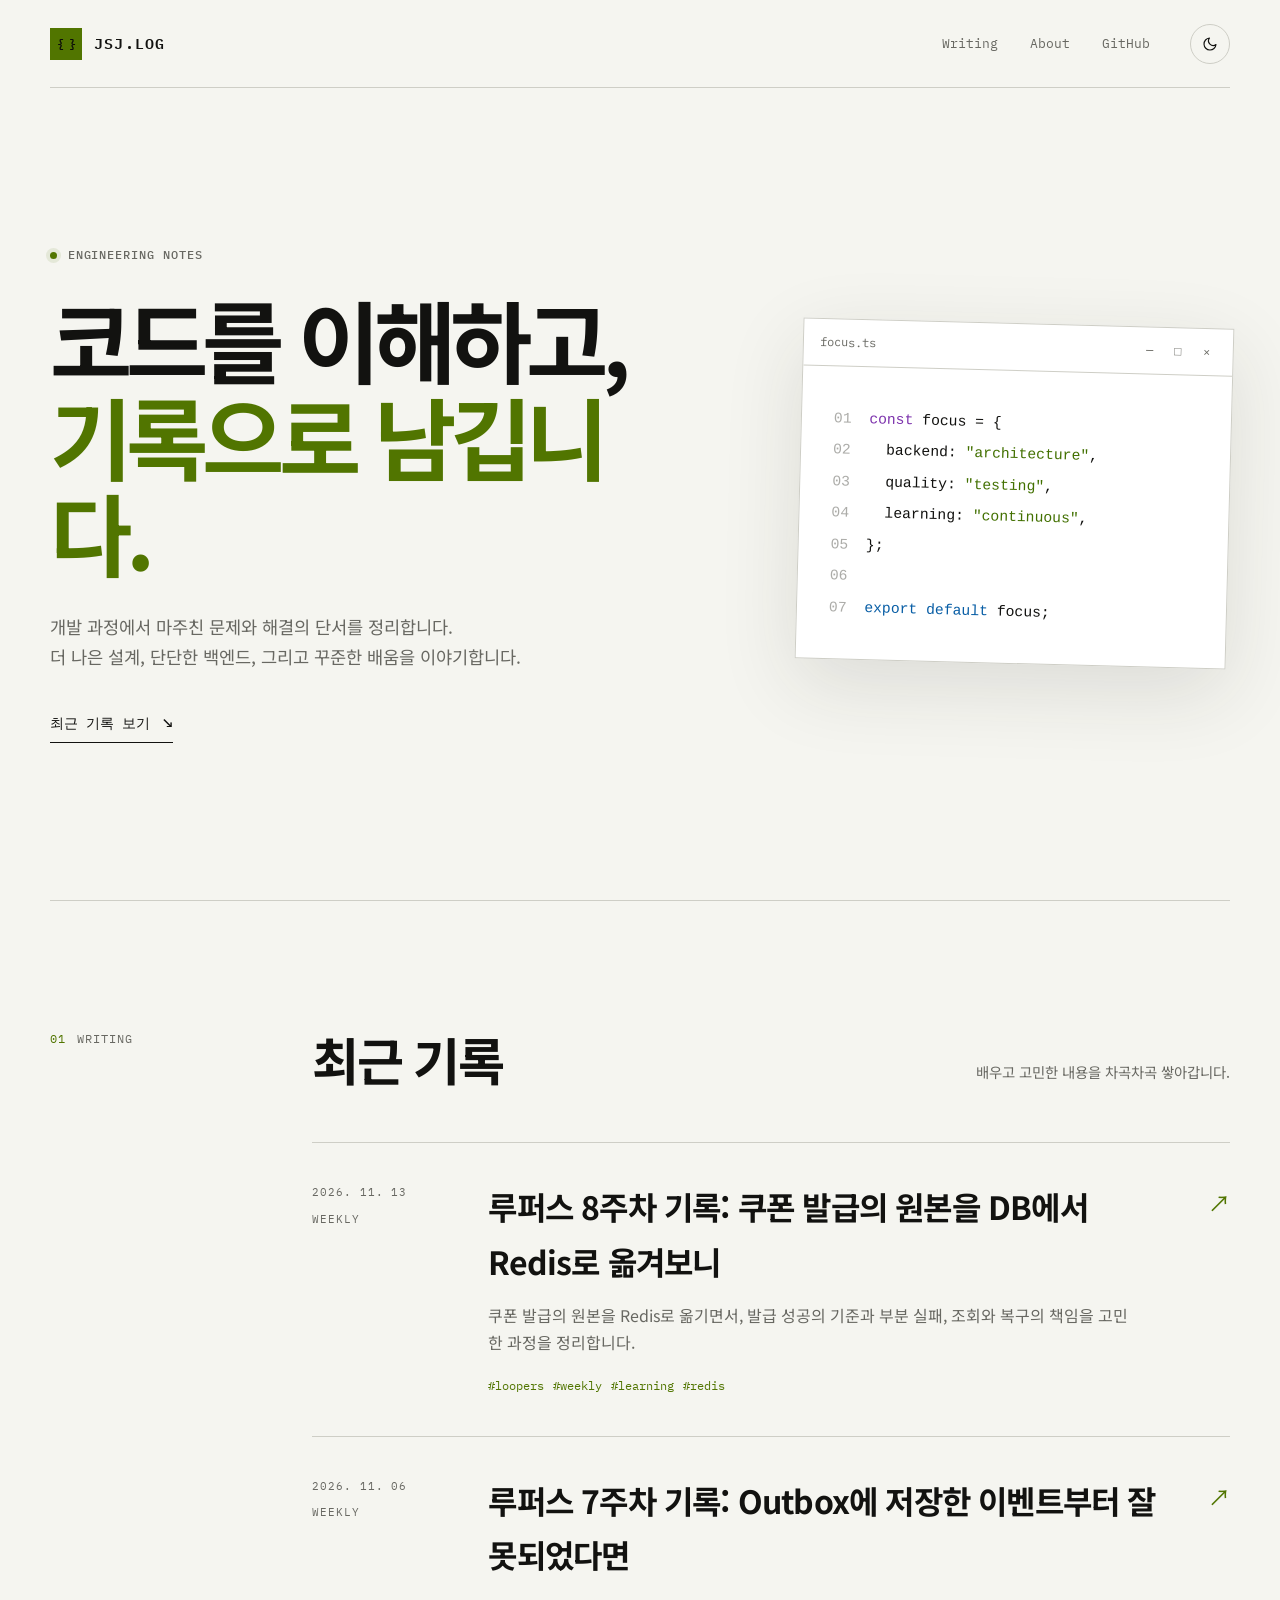
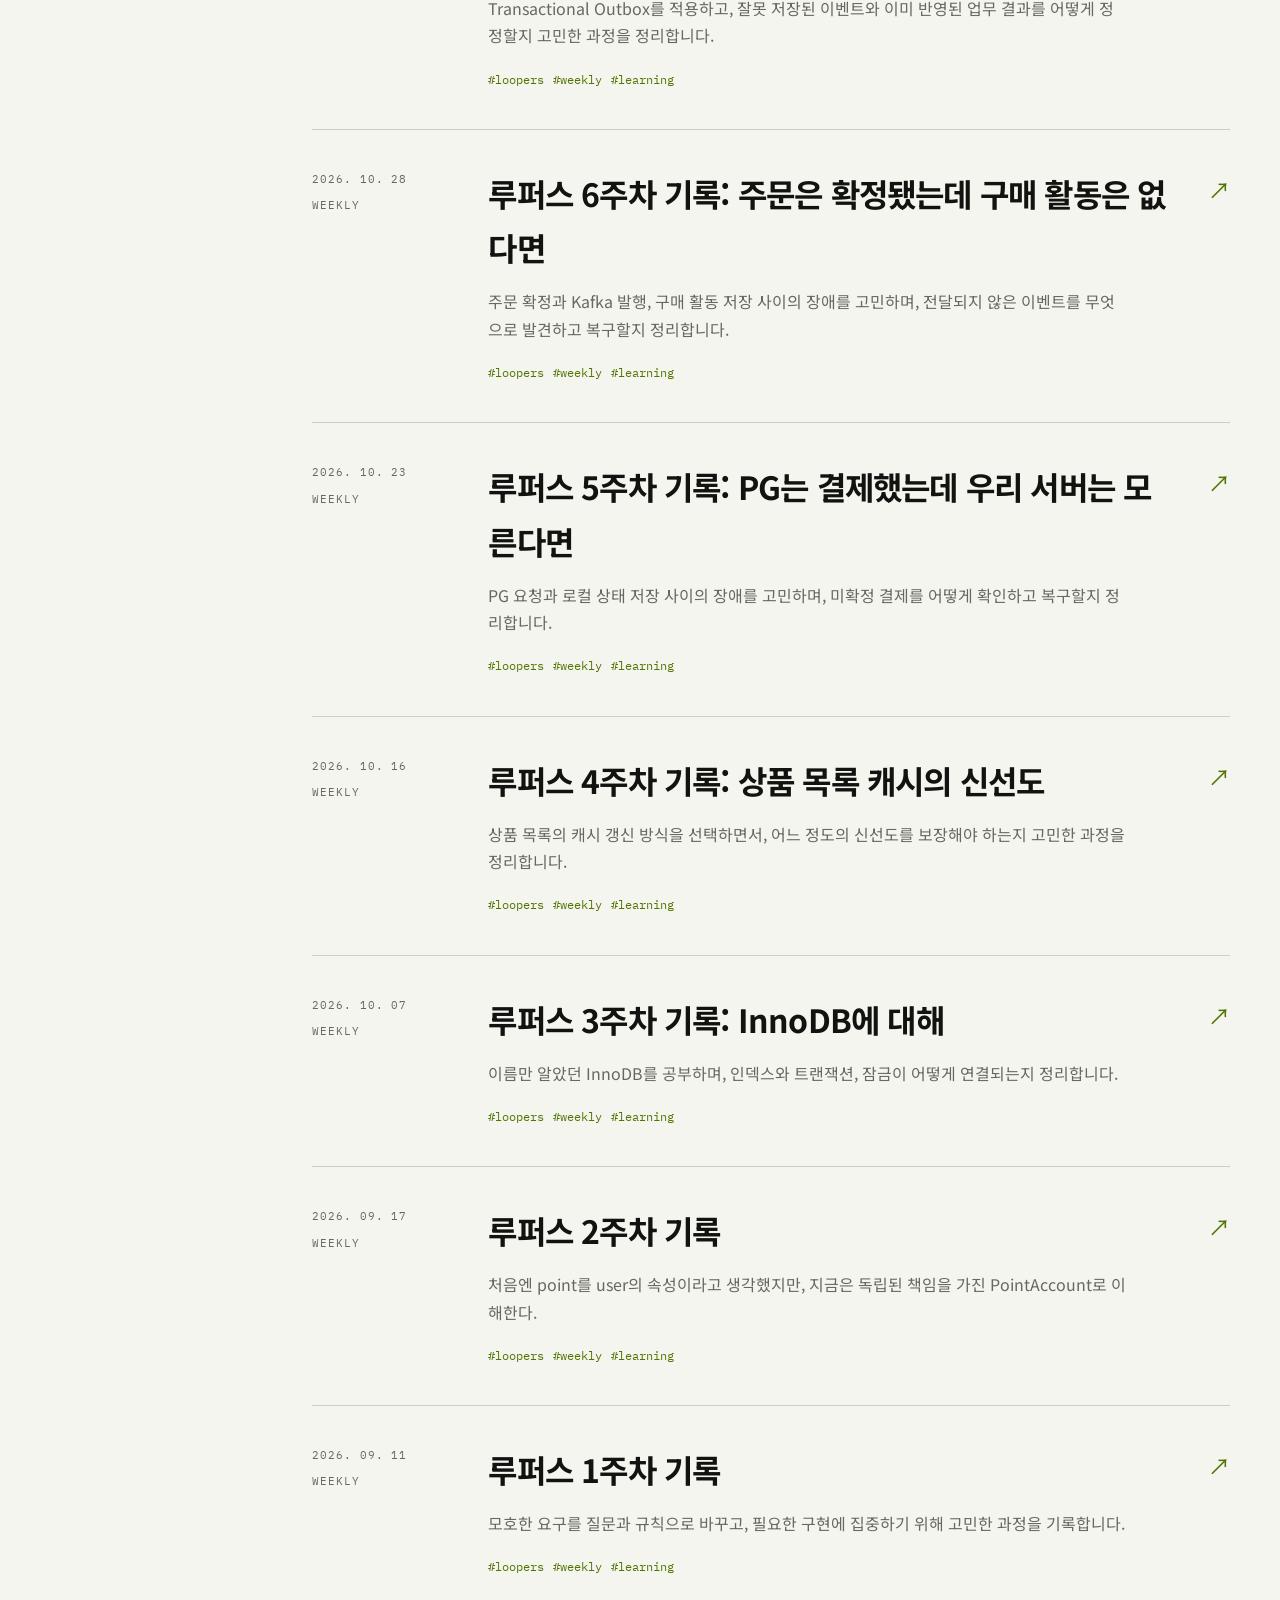
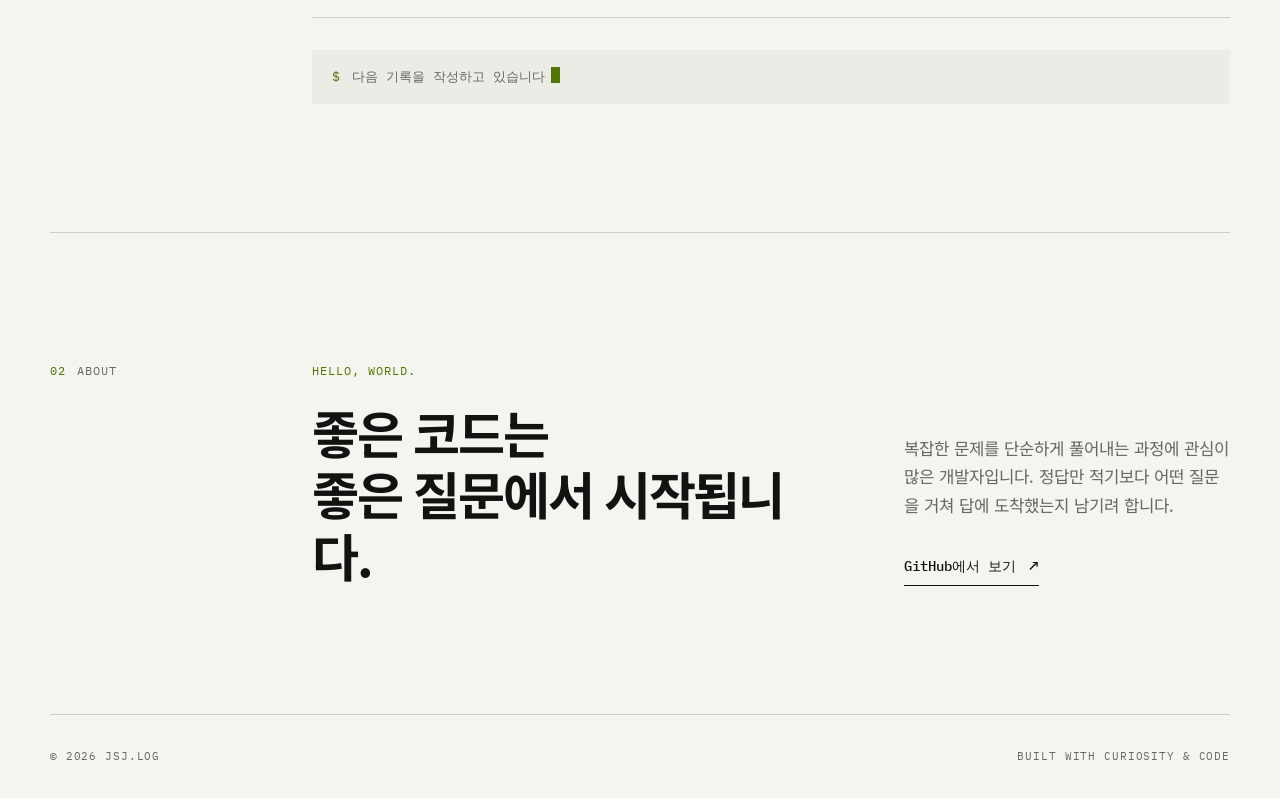
<file: index.html>
<!doctype html>
<html lang="ko" data-theme="dark">
  <head>
    <meta charset="UTF-8" />
    <meta name="viewport" content="width=device-width, initial-scale=1.0" />
    <meta
      name="description"
      content="개발하며 배운 것과 오래 기억하고 싶은 문제 해결 과정을 기록하는 JSJ의 기술 블로그입니다."
    />
    <meta name="theme-color" content="#0a0a0a" />
    <title>JSJ.LOG — 기술 블로그</title>
    <link rel="preconnect" href="https://fonts.googleapis.com" />
    <link rel="preconnect" href="https://fonts.gstatic.com" crossorigin />
    <link
      href="https://fonts.googleapis.com/css2?family=IBM+Plex+Mono:wght@400;500;600&amp;family=Noto+Sans+KR:wght@400;500;600;700;800&amp;display=swap"
      rel="stylesheet"
    />
    <link rel="stylesheet" href="styles.css" />
    <script>
      const savedTheme = localStorage.getItem("theme");
      const preferredTheme = window.matchMedia("(prefers-color-scheme: light)").matches
        ? "light"
        : "dark";
      document.documentElement.dataset.theme = savedTheme || preferredTheme;
    </script>
  </head>
  <body>
    <a class="skip-link" href="#main-content">본문으로 바로가기</a>

    <header class="site-header">
      <a class="brand" href="#top" aria-label="JSJ.LOG 홈">
        <span class="brand-mark" aria-hidden="true">{ }</span>
        <span>JSJ.LOG</span>
      </a>

      <nav class="site-nav" aria-label="주요 메뉴">
        <a href="#writing">Writing</a>
        <a href="#about">About</a>
        <a href="https://github.com/jsjouo249" target="_blank" rel="noreferrer">GitHub</a>
      </nav>

      <button class="theme-toggle" type="button" aria-label="밝은 테마로 전환">
        <svg class="sun-icon" aria-hidden="true" viewBox="0 0 24 24">
          <circle cx="12" cy="12" r="4" />
          <path d="M12 2v2M12 20v2M4.93 4.93l1.42 1.42M17.66 17.66l1.41 1.41M2 12h2M20 12h2M4.93 19.07l1.42-1.42M17.66 6.34l1.41-1.41" />
        </svg>
        <svg class="moon-icon" aria-hidden="true" viewBox="0 0 24 24">
          <path d="M21 12.79A9 9 0 1 1 11.21 3 7 7 0 0 0 21 12.79Z" />
        </svg>
      </button>
    </header>

    <main id="main-content">
      <section class="hero" id="top" aria-labelledby="hero-title">
        <div class="hero-copy">
          <p class="eyebrow"><span class="status-dot"></span> ENGINEERING NOTES</p>
          <h1 id="hero-title">
            코드를 이해하고,<br />
            <span>기록으로 남깁니다.</span>
          </h1>
          <p class="hero-description">
            개발 과정에서 마주친 문제와 해결의 단서를 정리합니다.<br />
            더 나은 설계, 단단한 백엔드, 그리고 꾸준한 배움을 이야기합니다.
          </p>
          <a class="text-link" href="#writing">
            최근 기록 보기
            <span aria-hidden="true">↘</span>
          </a>
        </div>

        <div class="code-card" aria-label="블로그에서 다루는 주제">
          <div class="code-card-header">
            <span>focus.ts</span>
            <span class="code-card-actions" aria-hidden="true">— □ ×</span>
          </div>
          <pre><code><span class="code-muted">01</span>  <span class="code-purple">const</span> focus = {
<span class="code-muted">02</span>    backend: <span class="code-green">"architecture"</span>,
<span class="code-muted">03</span>    quality: <span class="code-green">"testing"</span>,
<span class="code-muted">04</span>    learning: <span class="code-green">"continuous"</span>,
<span class="code-muted">05</span>  };
<span class="code-muted">06</span>
<span class="code-muted">07</span>  <span class="code-blue">export default</span> focus;</code></pre>
        </div>
      </section>

      <section class="writing section-grid" id="writing" aria-labelledby="writing-title">
        <div class="section-label">
          <span>01</span>
          <p>WRITING</p>
        </div>
        <div class="section-content">
          <div class="section-heading">
            <h2 id="writing-title">최근 기록</h2>
            <p>배우고 고민한 내용을 차곡차곡 쌓아갑니다.</p>
          </div>

          <a class="post-card" href="posts/loopers-week-08.html" aria-label="루퍼스 8주차 기록: 쿠폰 발급의 원본을 DB에서 Redis로 옮겨보니 읽기">
            <div class="post-meta">
              <time datetime="2026-11-13">2026. 11. 13</time>
              <span>WEEKLY</span>
            </div>
            <div class="post-copy">
              <h3>루퍼스 8주차 기록: 쿠폰 발급의 원본을 DB에서 Redis로 옮겨보니</h3>
              <p>
                쿠폰 발급의 원본을 Redis로 옮기면서, 발급 성공의 기준과 부분 실패, 조회와 복구의 책임을 고민한 과정을 정리합니다.
              </p>
              <div class="tag-list" aria-label="글 주제">
                <span>#loopers</span>
                <span>#weekly</span>
                <span>#learning</span>
                <span>#redis</span>
              </div>
            </div>
            <span class="post-arrow" aria-hidden="true">↗</span>
          </a>

          <a class="post-card" href="posts/loopers-week-07.html" aria-label="루퍼스 7주차 기록: Outbox에 저장한 이벤트부터 잘못되었다면 읽기">
            <div class="post-meta">
              <time datetime="2026-11-06">2026. 11. 06</time>
              <span>WEEKLY</span>
            </div>
            <div class="post-copy">
              <h3>루퍼스 7주차 기록: Outbox에 저장한 이벤트부터 잘못되었다면</h3>
              <p>
                Transactional Outbox를 적용하고, 잘못 저장된 이벤트와 이미 반영된 업무 결과를 어떻게 정정할지 고민한 과정을 정리합니다.
              </p>
              <div class="tag-list" aria-label="글 주제">
                <span>#loopers</span>
                <span>#weekly</span>
                <span>#learning</span>
              </div>
            </div>
            <span class="post-arrow" aria-hidden="true">↗</span>
          </a>

          <a class="post-card" href="posts/loopers-week-06.html" aria-label="루퍼스 6주차 기록: 주문은 확정됐는데 구매 활동은 없다면 읽기">
            <div class="post-meta">
              <time datetime="2026-10-28">2026. 10. 28</time>
              <span>WEEKLY</span>
            </div>
            <div class="post-copy">
              <h3>루퍼스 6주차 기록: 주문은 확정됐는데 구매 활동은 없다면</h3>
              <p>
                주문 확정과 Kafka 발행, 구매 활동 저장 사이의 장애를 고민하며, 전달되지 않은 이벤트를 무엇으로 발견하고 복구할지 정리합니다.
              </p>
              <div class="tag-list" aria-label="글 주제">
                <span>#loopers</span>
                <span>#weekly</span>
                <span>#learning</span>
              </div>
            </div>
            <span class="post-arrow" aria-hidden="true">↗</span>
          </a>

          <a class="post-card" href="posts/loopers-week-05.html" aria-label="루퍼스 5주차 기록: PG는 결제했는데 우리 서버는 모른다면 읽기">
            <div class="post-meta">
              <time datetime="2026-10-23">2026. 10. 23</time>
              <span>WEEKLY</span>
            </div>
            <div class="post-copy">
              <h3>루퍼스 5주차 기록: PG는 결제했는데 우리 서버는 모른다면</h3>
              <p>
                PG 요청과 로컬 상태 저장 사이의 장애를 고민하며, 미확정 결제를 어떻게 확인하고 복구할지 정리합니다.
              </p>
              <div class="tag-list" aria-label="글 주제">
                <span>#loopers</span>
                <span>#weekly</span>
                <span>#learning</span>
              </div>
            </div>
            <span class="post-arrow" aria-hidden="true">↗</span>
          </a>

          <a class="post-card" href="posts/loopers-week-04.html" aria-label="루퍼스 4주차 기록: 상품 목록 캐시의 신선도 읽기">
            <div class="post-meta">
              <time datetime="2026-10-16">2026. 10. 16</time>
              <span>WEEKLY</span>
            </div>
            <div class="post-copy">
              <h3>루퍼스 4주차 기록: 상품 목록 캐시의 신선도</h3>
              <p>
                상품 목록의 캐시 갱신 방식을 선택하면서, 어느 정도의 신선도를 보장해야 하는지 고민한 과정을 정리합니다.
              </p>
              <div class="tag-list" aria-label="글 주제">
                <span>#loopers</span>
                <span>#weekly</span>
                <span>#learning</span>
              </div>
            </div>
            <span class="post-arrow" aria-hidden="true">↗</span>
          </a>

          <a class="post-card" href="posts/loopers-week-03.html" aria-label="루퍼스 3주차 기록: InnoDB에 대해 읽기">
            <div class="post-meta">
              <time datetime="2026-10-07">2026. 10. 07</time>
              <span>WEEKLY</span>
            </div>
            <div class="post-copy">
              <h3>루퍼스 3주차 기록: InnoDB에 대해</h3>
              <p>
                이름만 알았던 InnoDB를 공부하며, 인덱스와 트랜잭션, 잠금이 어떻게 연결되는지 정리합니다.
              </p>
              <div class="tag-list" aria-label="글 주제">
                <span>#loopers</span>
                <span>#weekly</span>
                <span>#learning</span>
              </div>
            </div>
            <span class="post-arrow" aria-hidden="true">↗</span>
          </a>

          <a class="post-card" href="posts/loopers-week-02.html" aria-label="루퍼스 2주차 기록 읽기">
            <div class="post-meta">
              <time datetime="2026-09-17">2026. 09. 17</time>
              <span>WEEKLY</span>
            </div>
            <div class="post-copy">
              <h3>루퍼스 2주차 기록</h3>
              <p>
                처음엔 point를 user의 속성이라고 생각했지만, 지금은 독립된 책임을 가진
                PointAccount로 이해한다.
              </p>
              <div class="tag-list" aria-label="글 주제">
                <span>#loopers</span>
                <span>#weekly</span>
                <span>#learning</span>
              </div>
            </div>
            <span class="post-arrow" aria-hidden="true">↗</span>
          </a>

          <a class="post-card" href="posts/loopers-week-01.html" aria-label="루퍼스 1주차 기록 읽기">
            <div class="post-meta">
              <time datetime="2026-09-11">2026. 09. 11</time>
              <span>WEEKLY</span>
            </div>
            <div class="post-copy">
              <h3>루퍼스 1주차 기록</h3>
              <p>
                모호한 요구를 질문과 규칙으로 바꾸고, 필요한 구현에 집중하기 위해
                고민한 과정을 기록합니다.
              </p>
              <div class="tag-list" aria-label="글 주제">
                <span>#loopers</span>
                <span>#weekly</span>
                <span>#learning</span>
              </div>
            </div>
            <span class="post-arrow" aria-hidden="true">↗</span>
          </a>

          <div class="coming-soon">
            <span class="prompt" aria-hidden="true">$</span>
            <p>다음 기록을 작성하고 있습니다<span class="cursor" aria-hidden="true"></span></p>
          </div>
        </div>
      </section>

      <section class="about section-grid" id="about" aria-labelledby="about-title">
        <div class="section-label">
          <span>02</span>
          <p>ABOUT</p>
        </div>
        <div class="section-content about-layout">
          <div>
            <p class="about-kicker">HELLO, WORLD.</p>
            <h2 id="about-title">좋은 코드는<br />좋은 질문에서 시작됩니다.</h2>
          </div>
          <div class="about-copy">
            <p>
              복잡한 문제를 단순하게 풀어내는 과정에 관심이 많은 개발자입니다.
              정답만 적기보다 어떤 질문을 거쳐 답에 도착했는지 남기려 합니다.
            </p>
            <a class="text-link" href="https://github.com/jsjouo249" target="_blank" rel="noreferrer">
              GitHub에서 보기
              <span aria-hidden="true">↗</span>
            </a>
          </div>
        </div>
      </section>
    </main>

    <footer class="site-footer">
      <p>© <span id="current-year">2026</span> JSJ.LOG</p>
      <p>BUILT WITH CURIOSITY &amp; CODE</p>
    </footer>

    <script src="script.js"></script>
  </body>
</html>
</file>
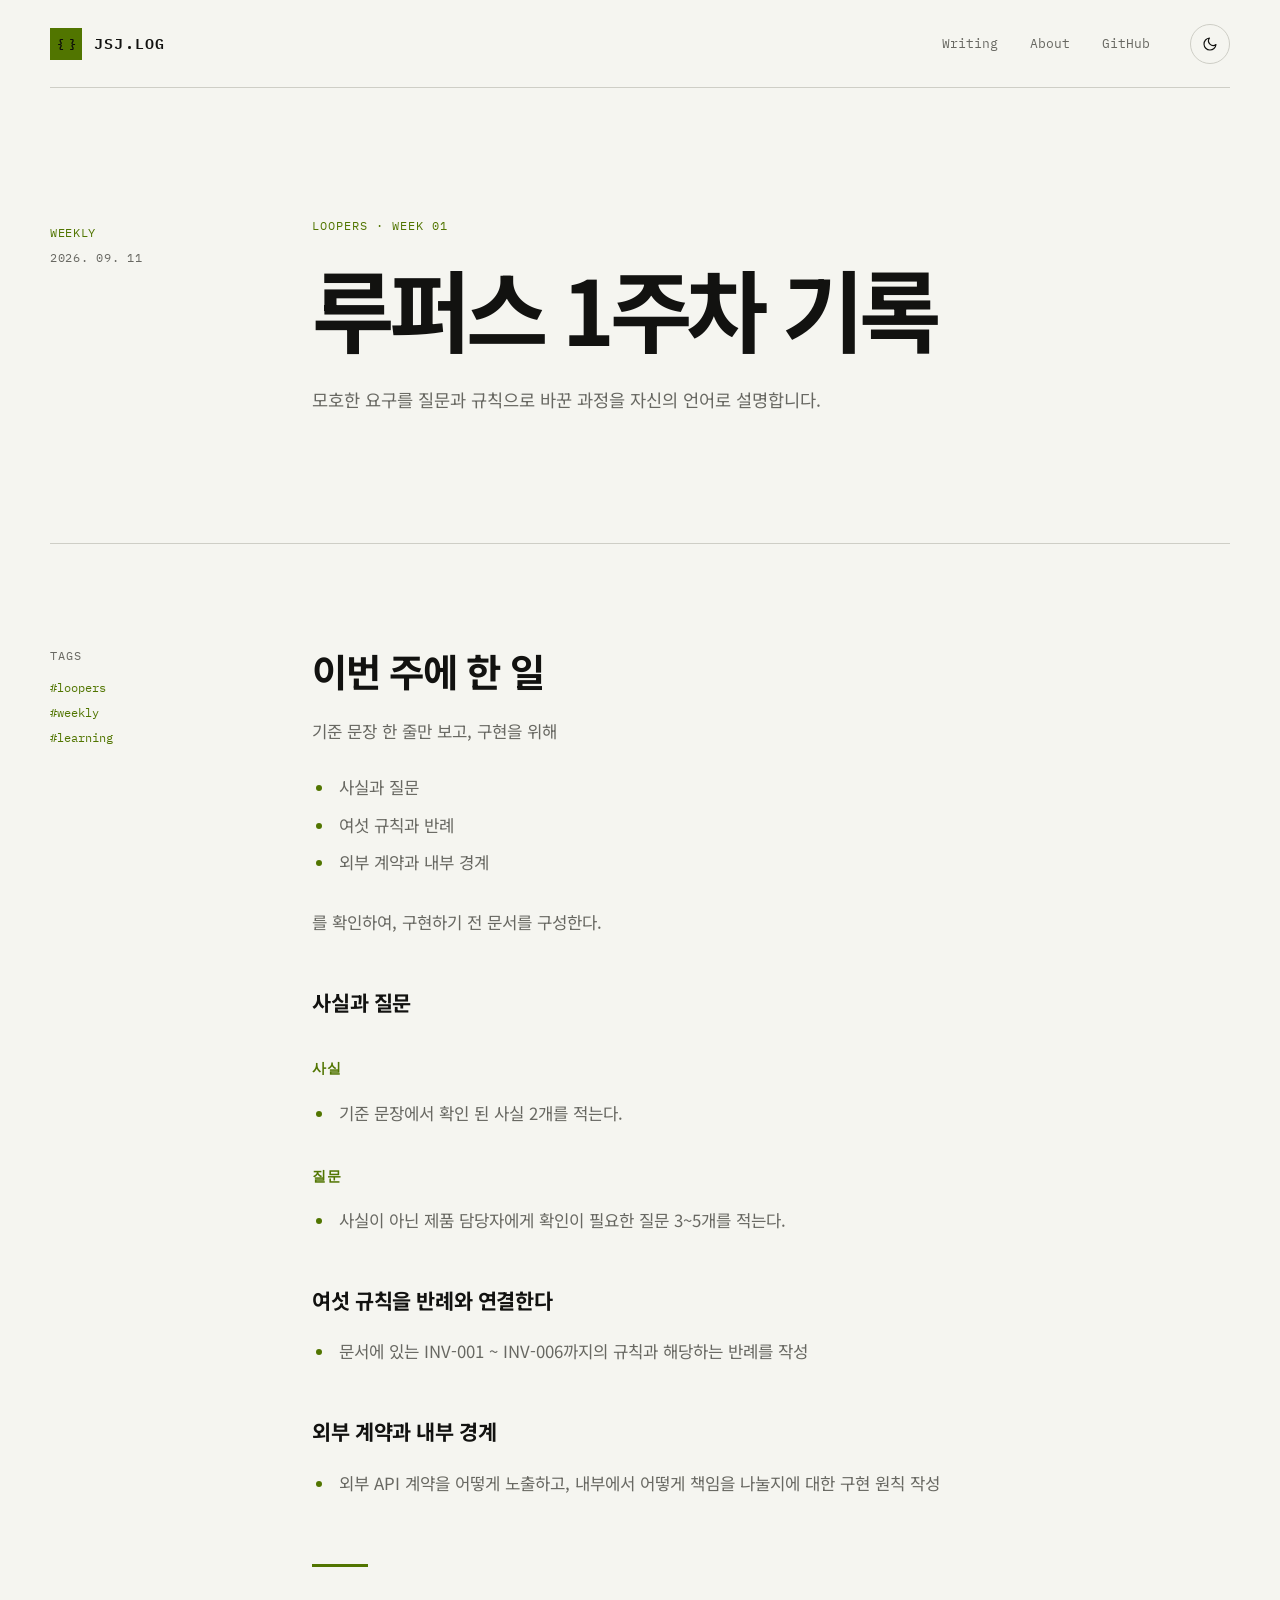
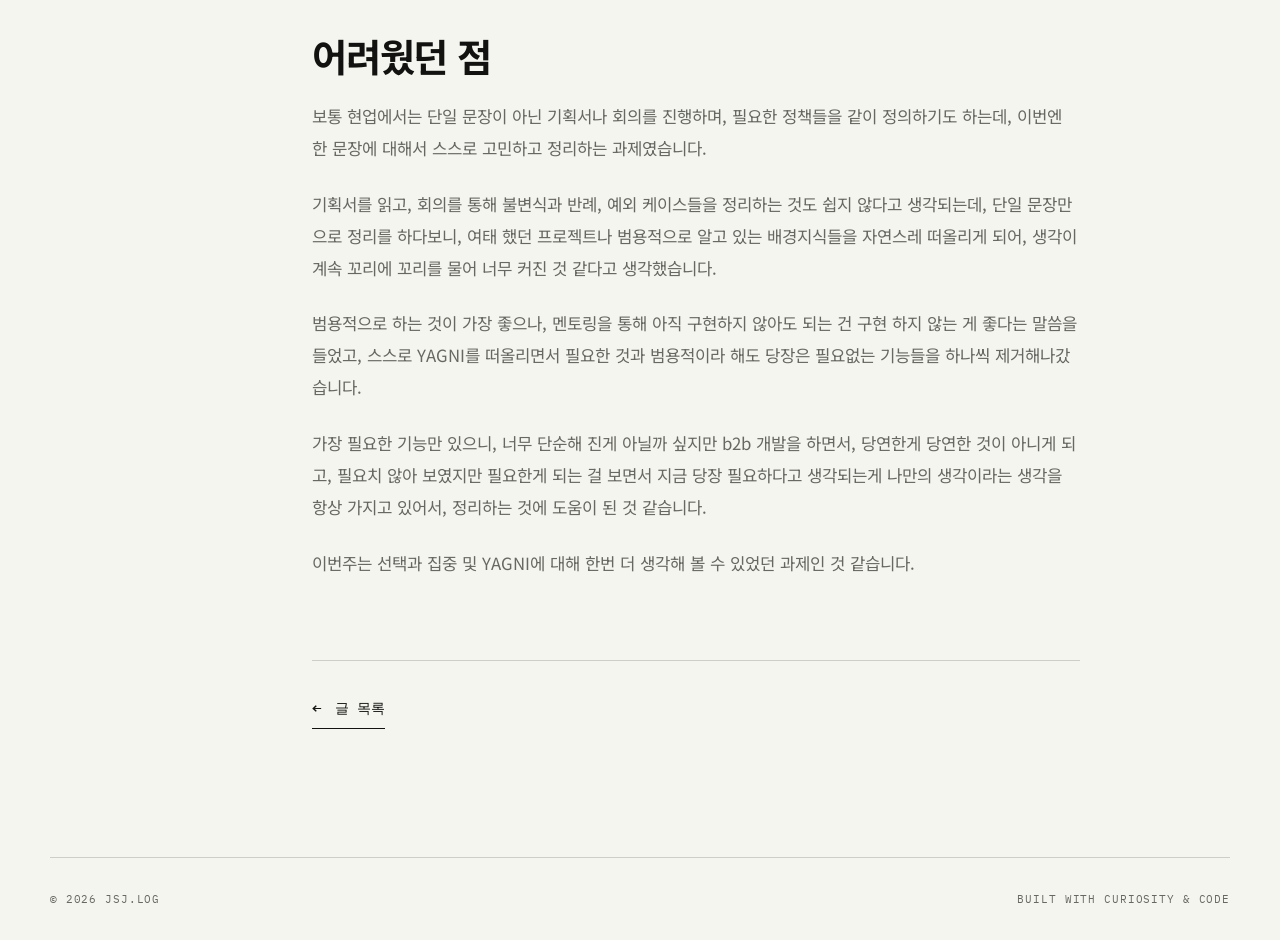
<file: posts/loopers-week-01.html>
<!doctype html>
<html lang="ko" data-theme="dark">
  <head>
    <meta charset="UTF-8" />
    <meta name="viewport" content="width=device-width, initial-scale=1.0" />
    <meta
      name="description"
      content="모호한 요구를 질문과 규칙으로 바꾼 과정을 자신의 언어로 설명합니다."
    />
    <meta name="theme-color" content="#0a0a0a" />
    <title>루퍼스 1주차 기록 — JSJ.LOG</title>
    <link rel="preconnect" href="https://fonts.googleapis.com" />
    <link rel="preconnect" href="https://fonts.gstatic.com" crossorigin />
    <link
      href="https://fonts.googleapis.com/css2?family=IBM+Plex+Mono:wght@400;500;600&amp;family=Noto+Sans+KR:wght@400;500;600;700;800&amp;display=swap"
      rel="stylesheet"
    />
    <link rel="stylesheet" href="../styles.css" />
    <script>
      const savedTheme = localStorage.getItem("theme");
      const preferredTheme = window.matchMedia("(prefers-color-scheme: light)").matches
        ? "light"
        : "dark";
      document.documentElement.dataset.theme = savedTheme || preferredTheme;
    </script>
  </head>
  <body>
    <a class="skip-link" href="#main-content">본문으로 바로가기</a>

    <header class="site-header">
      <a class="brand" href="../index.html" aria-label="JSJ.LOG 홈">
        <span class="brand-mark" aria-hidden="true">{ }</span>
        <span>JSJ.LOG</span>
      </a>

      <nav class="site-nav" aria-label="주요 메뉴">
        <a href="../index.html#writing">Writing</a>
        <a href="../index.html#about">About</a>
        <a href="https://github.com/jsjouo249" target="_blank" rel="noreferrer">GitHub</a>
      </nav>

      <button class="theme-toggle" type="button" aria-label="밝은 테마로 전환">
        <svg class="sun-icon" aria-hidden="true" viewBox="0 0 24 24">
          <circle cx="12" cy="12" r="4" />
          <path d="M12 2v2M12 20v2M4.93 4.93l1.42 1.42M17.66 17.66l1.41 1.41M2 12h2M20 12h2M4.93 19.07l1.42-1.42M17.66 6.34l1.41-1.41" />
        </svg>
        <svg class="moon-icon" aria-hidden="true" viewBox="0 0 24 24">
          <path d="M21 12.79A9 9 0 1 1 11.21 3 7 7 0 0 0 21 12.79Z" />
        </svg>
      </button>
    </header>

    <main class="article-main" id="main-content">
      <header class="article-hero">
        <div class="article-meta">
          <span>WEEKLY</span>
          <time datetime="2026-09-11">2026. 09. 11</time>
        </div>
        <div>
          <p class="article-kicker">LOOPERS · WEEK 01</p>
          <h1>루퍼스 1주차 기록</h1>
          <p class="article-description">
            모호한 요구를 질문과 규칙으로 바꾼 과정을 자신의 언어로 설명합니다.
          </p>
        </div>
      </header>

      <div class="article-layout">
        <aside class="article-aside" aria-label="글 태그">
          <p>TAGS</p>
          <div class="article-tags">
            <span>#loopers</span>
            <span>#weekly</span>
            <span>#learning</span>
          </div>
        </aside>

        <article class="article-body">
          <h2>이번 주에 한 일</h2>
          <p>기준 문장 한 줄만 보고, 구현을 위해</p>
          <ul>
            <li>사실과 질문</li>
            <li>여섯 규칙과 반례</li>
            <li>외부 계약과 내부 경계</li>
          </ul>
          <p>를 확인하여, 구현하기 전 문서를 구성한다.</p>

          <h3>사실과 질문</h3>
          <h4>사실</h4>
          <ul>
            <li>기준 문장에서 확인 된 사실 2개를 적는다.</li>
          </ul>

          <h4>질문</h4>
          <ul>
            <li>사실이 아닌 제품 담당자에게 확인이 필요한 질문 3~5개를 적는다.</li>
          </ul>

          <h3>여섯 규칙을 반례와 연결한다</h3>
          <ul>
            <li>문서에 있는 INV-001 ~ INV-006까지의 규칙과 해당하는 반례를 작성</li>
          </ul>

          <h3>외부 계약과 내부 경계</h3>
          <ul>
            <li>외부 API 계약을 어떻게 노출하고, 내부에서 어떻게 책임을 나눌지에 대한 구현 원칙 작성</li>
          </ul>

          <hr class="article-divider" />

          <h2>어려웠던 점</h2>
          <p>
            보통 현업에서는 단일 문장이 아닌 기획서나 회의를 진행하며, 필요한 정책들을 같이 정의하기도 하는데, 이번엔 한 문장에 대해서 스스로 고민하고 정리하는 과제였습니다.
          </p>
          <p>
            기획서를 읽고, 회의를 통해 불변식과 반례, 예외 케이스들을 정리하는 것도 쉽지 않다고 생각되는데, 단일 문장만으로 정리를 하다보니, 여태 했던 프로젝트나 범용적으로 알고 있는 배경지식들을 자연스레 떠올리게 되어, 생각이 계속 꼬리에 꼬리를 물어 너무 커진 것 같다고 생각했습니다.
          </p>
          <p>
            범용적으로 하는 것이 가장 좋으나, 멘토링을 통해 아직 구현하지 않아도 되는 건 구현 하지 않는 게 좋다는 말씀을 들었고, 스스로 YAGNI를 떠올리면서 필요한 것과 범용적이라 해도 당장은 필요없는 기능들을 하나씩 제거해나갔습니다.
          </p>
          <p>
            가장 필요한 기능만 있으니, 너무 단순해 진게 아닐까 싶지만 b2b 개발을 하면서, 당연한게 당연한 것이 아니게 되고, 필요치 않아 보였지만 필요한게 되는 걸 보면서 지금 당장 필요하다고 생각되는게 나만의 생각이라는 생각을 항상 가지고 있어서, 정리하는 것에 도움이 된 것 같습니다.
          </p>
          <p>이번주는 선택과 집중 및 YAGNI에 대해 한번 더 생각해 볼 수 있었던 과제인 것 같습니다.</p>

          <nav class="article-footer-nav" aria-label="글 탐색">
            <a class="text-link" href="../index.html#writing"><span aria-hidden="true">←</span> 글 목록</a>
          </nav>
        </article>
      </div>
    </main>

    <footer class="site-footer">
      <p>© <span id="current-year">2026</span> JSJ.LOG</p>
      <p>BUILT WITH CURIOSITY &amp; CODE</p>
    </footer>

    <script src="../script.js"></script>
  </body>
</html>
</file>
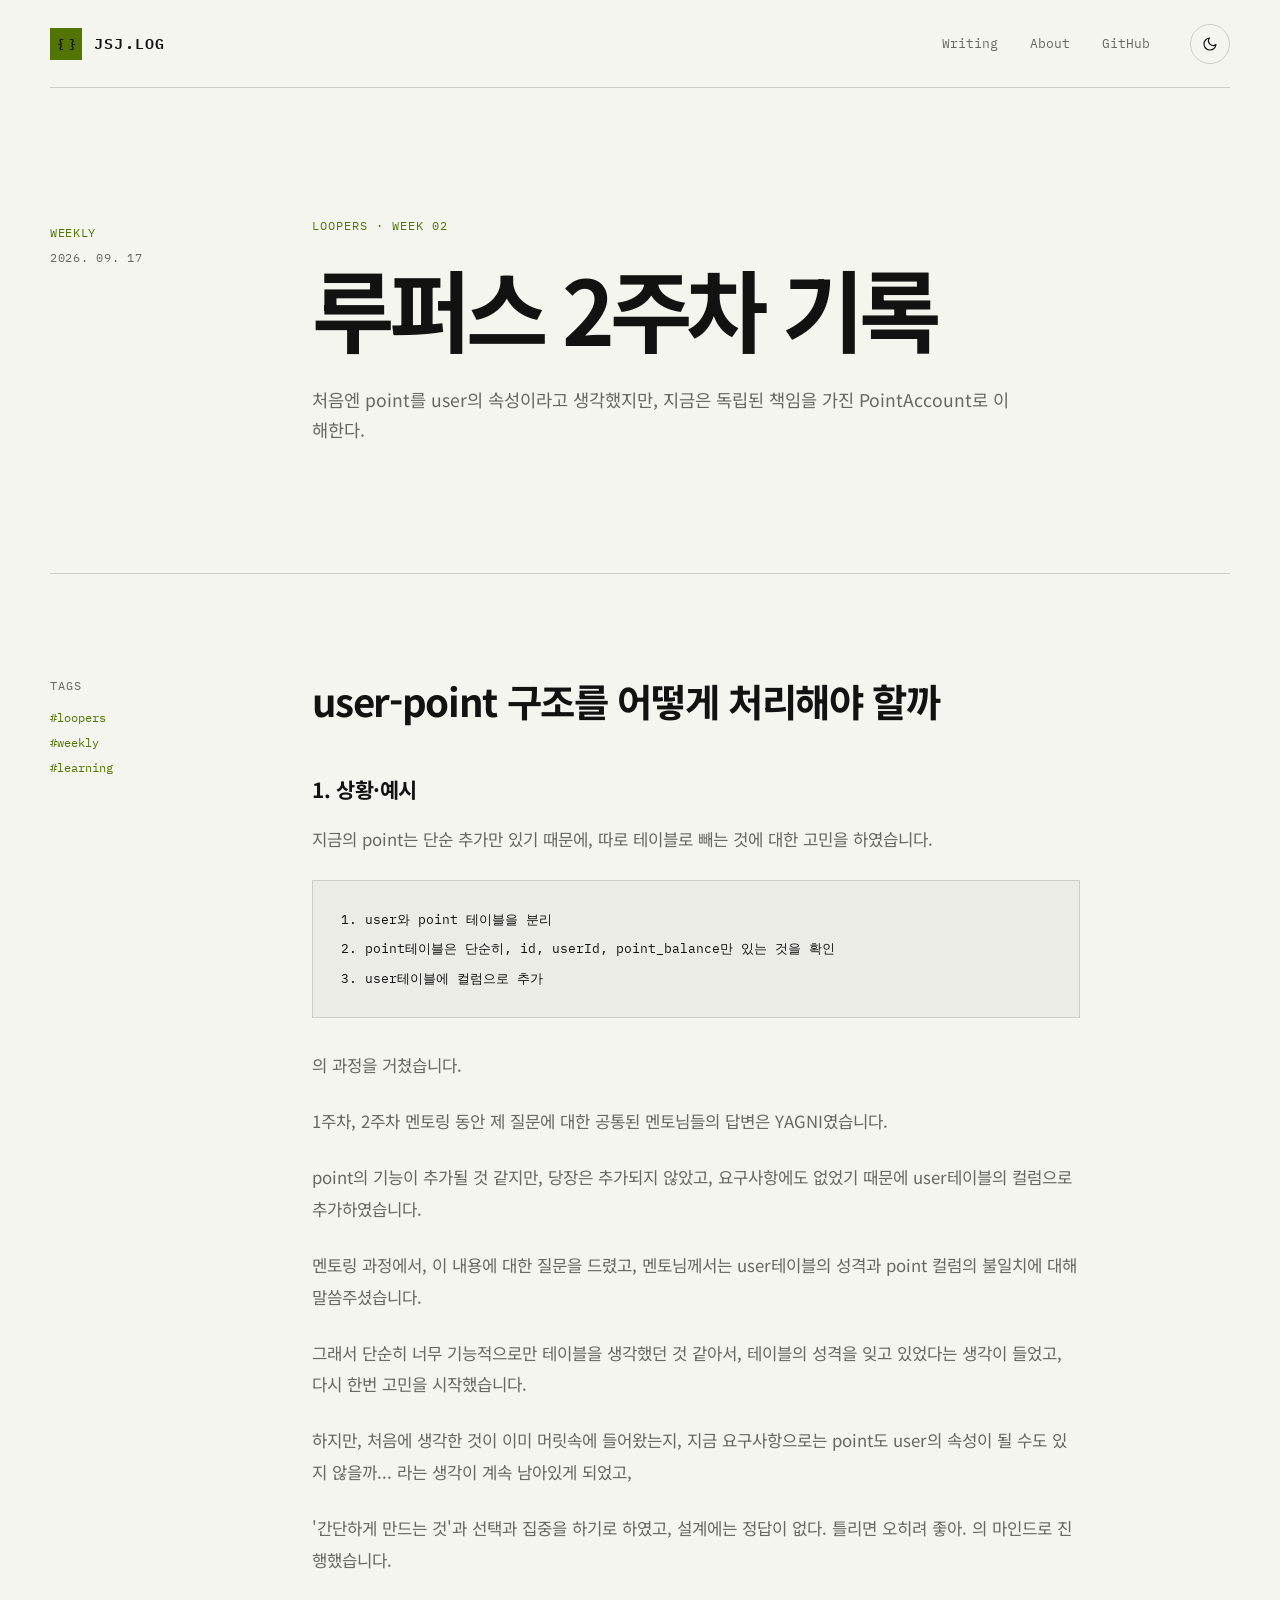
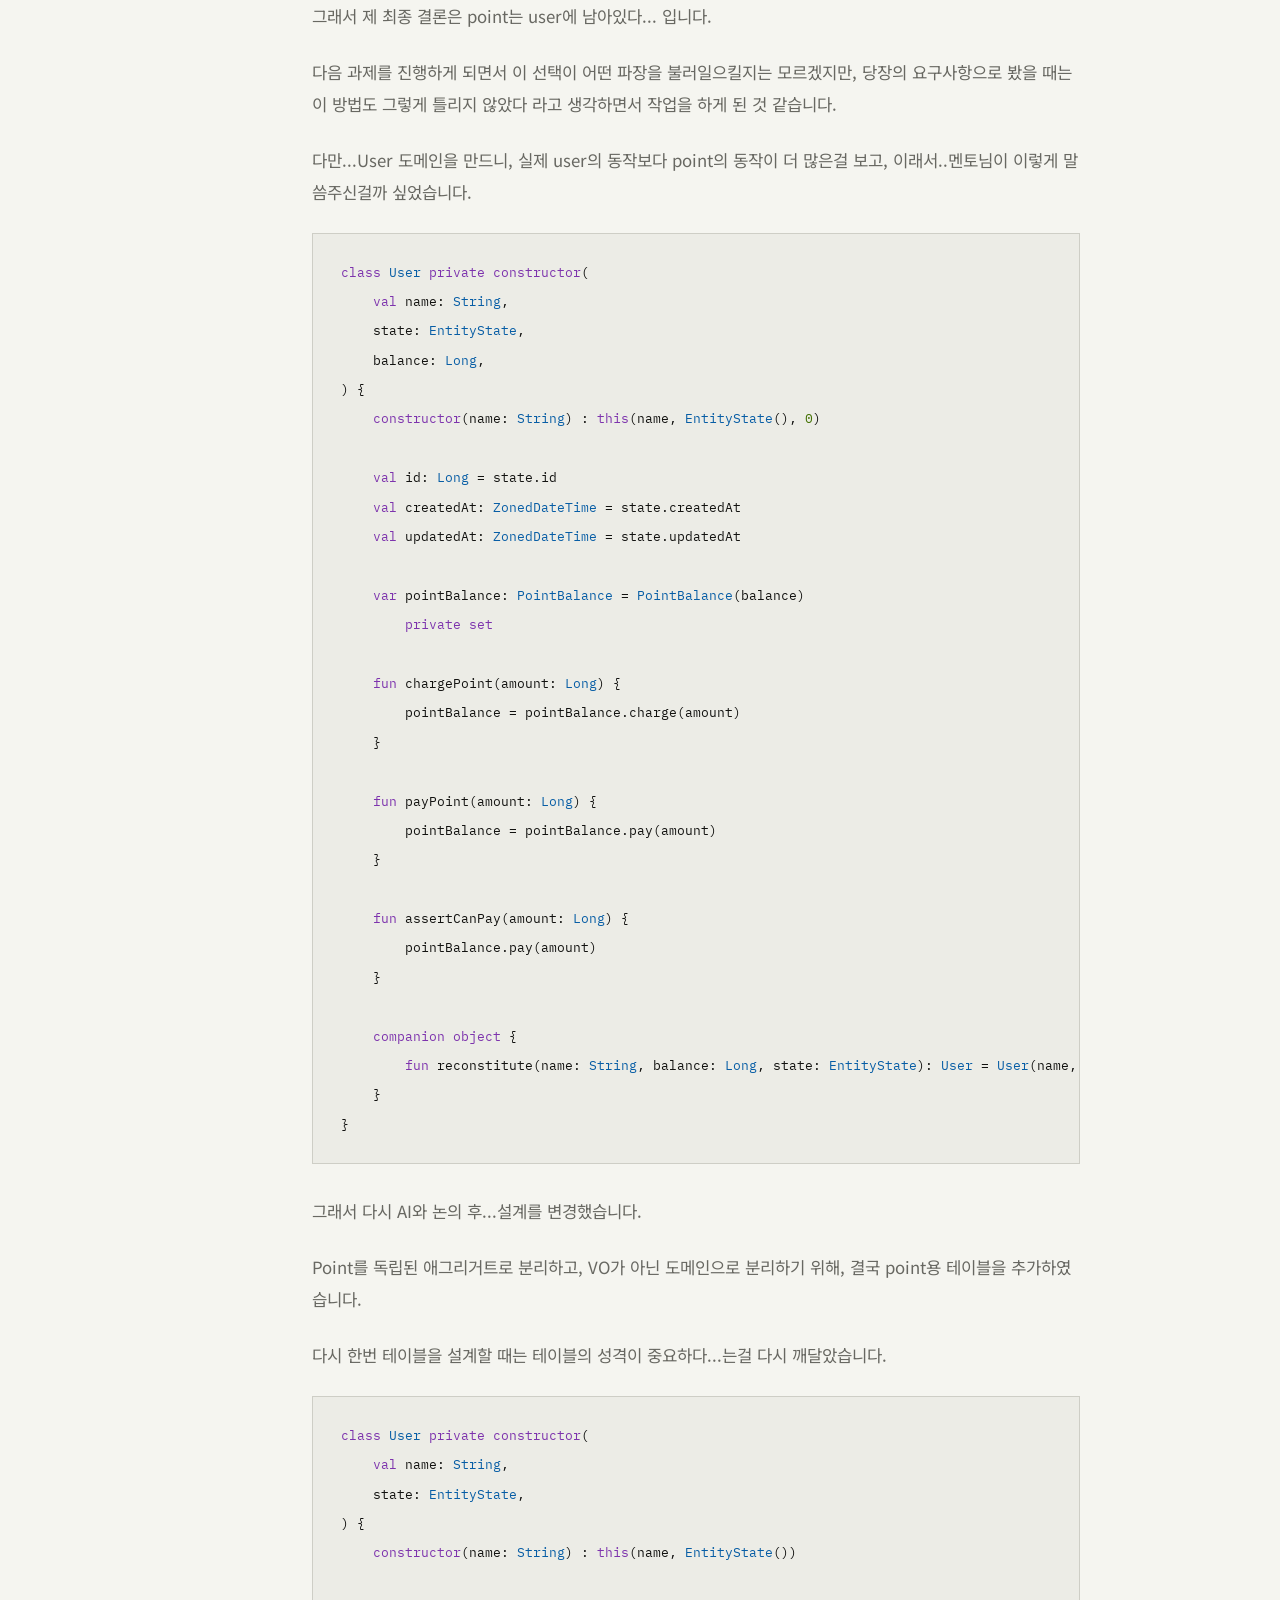
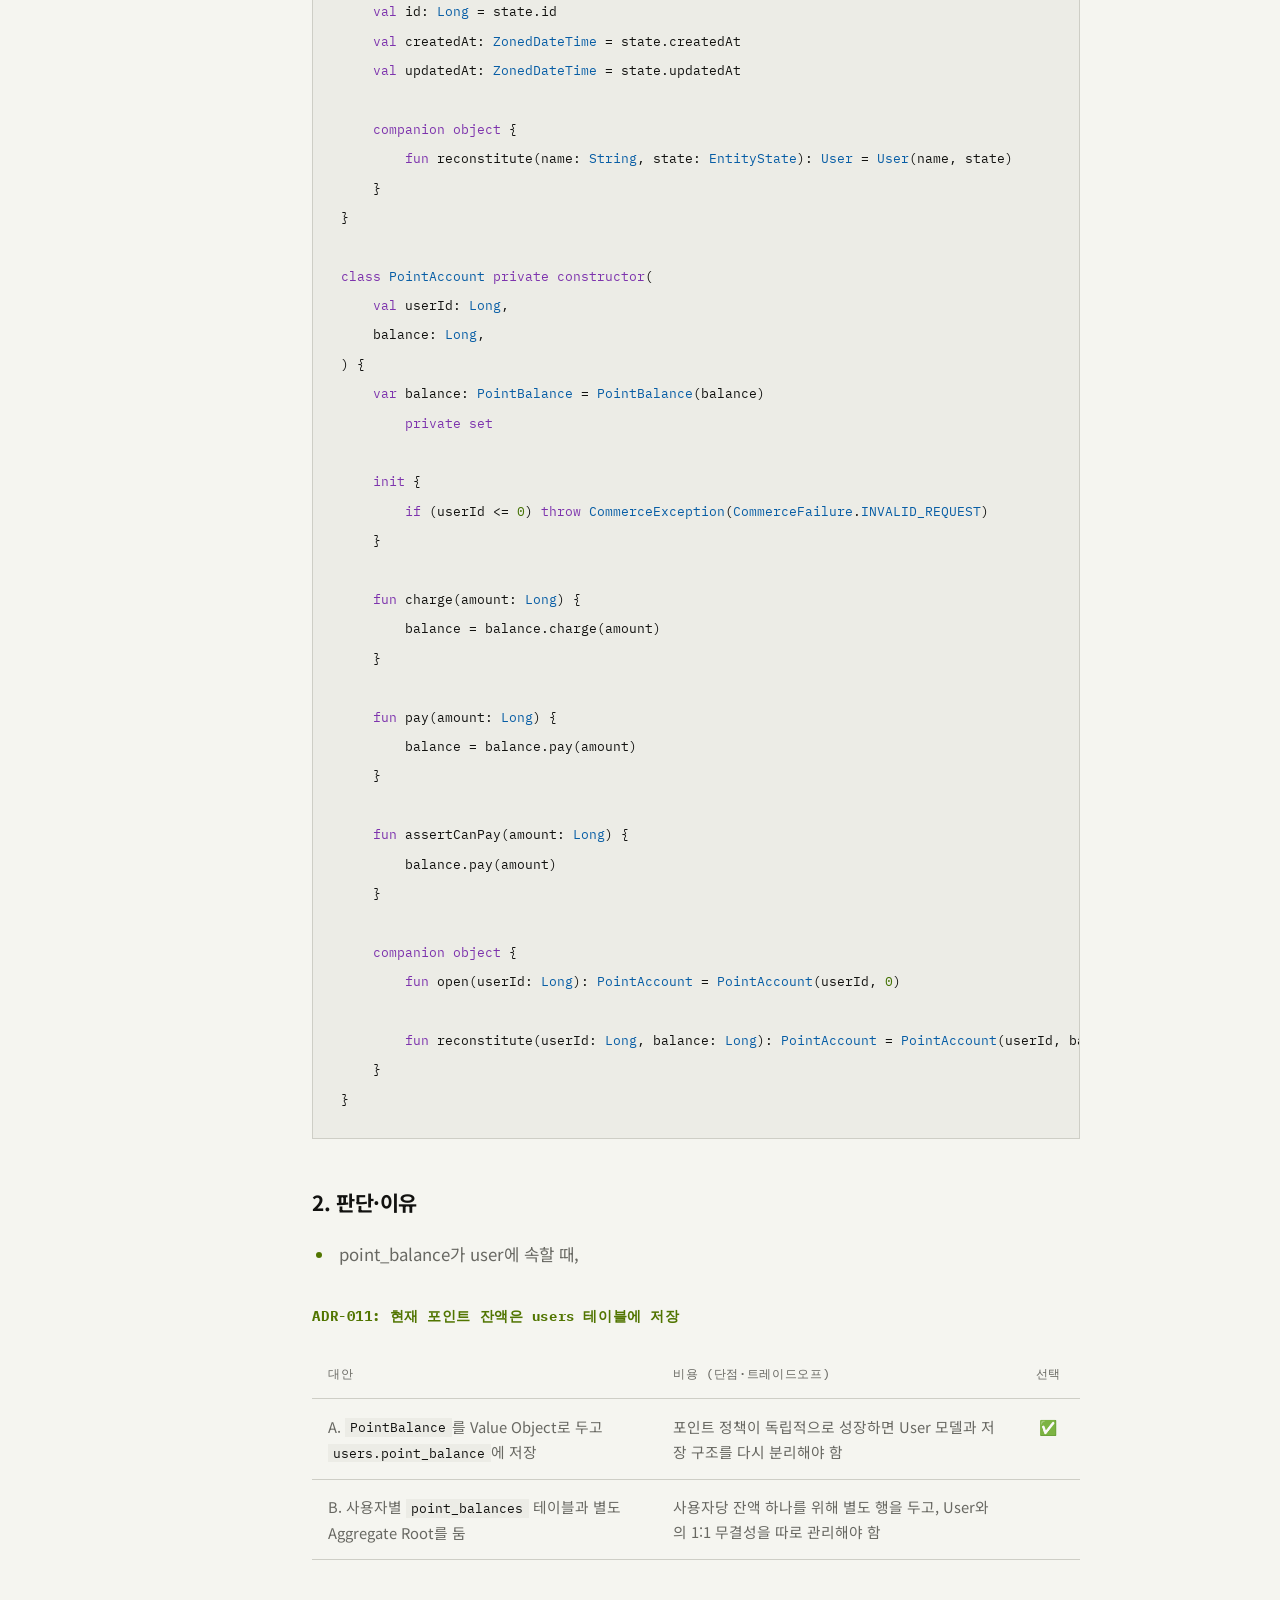
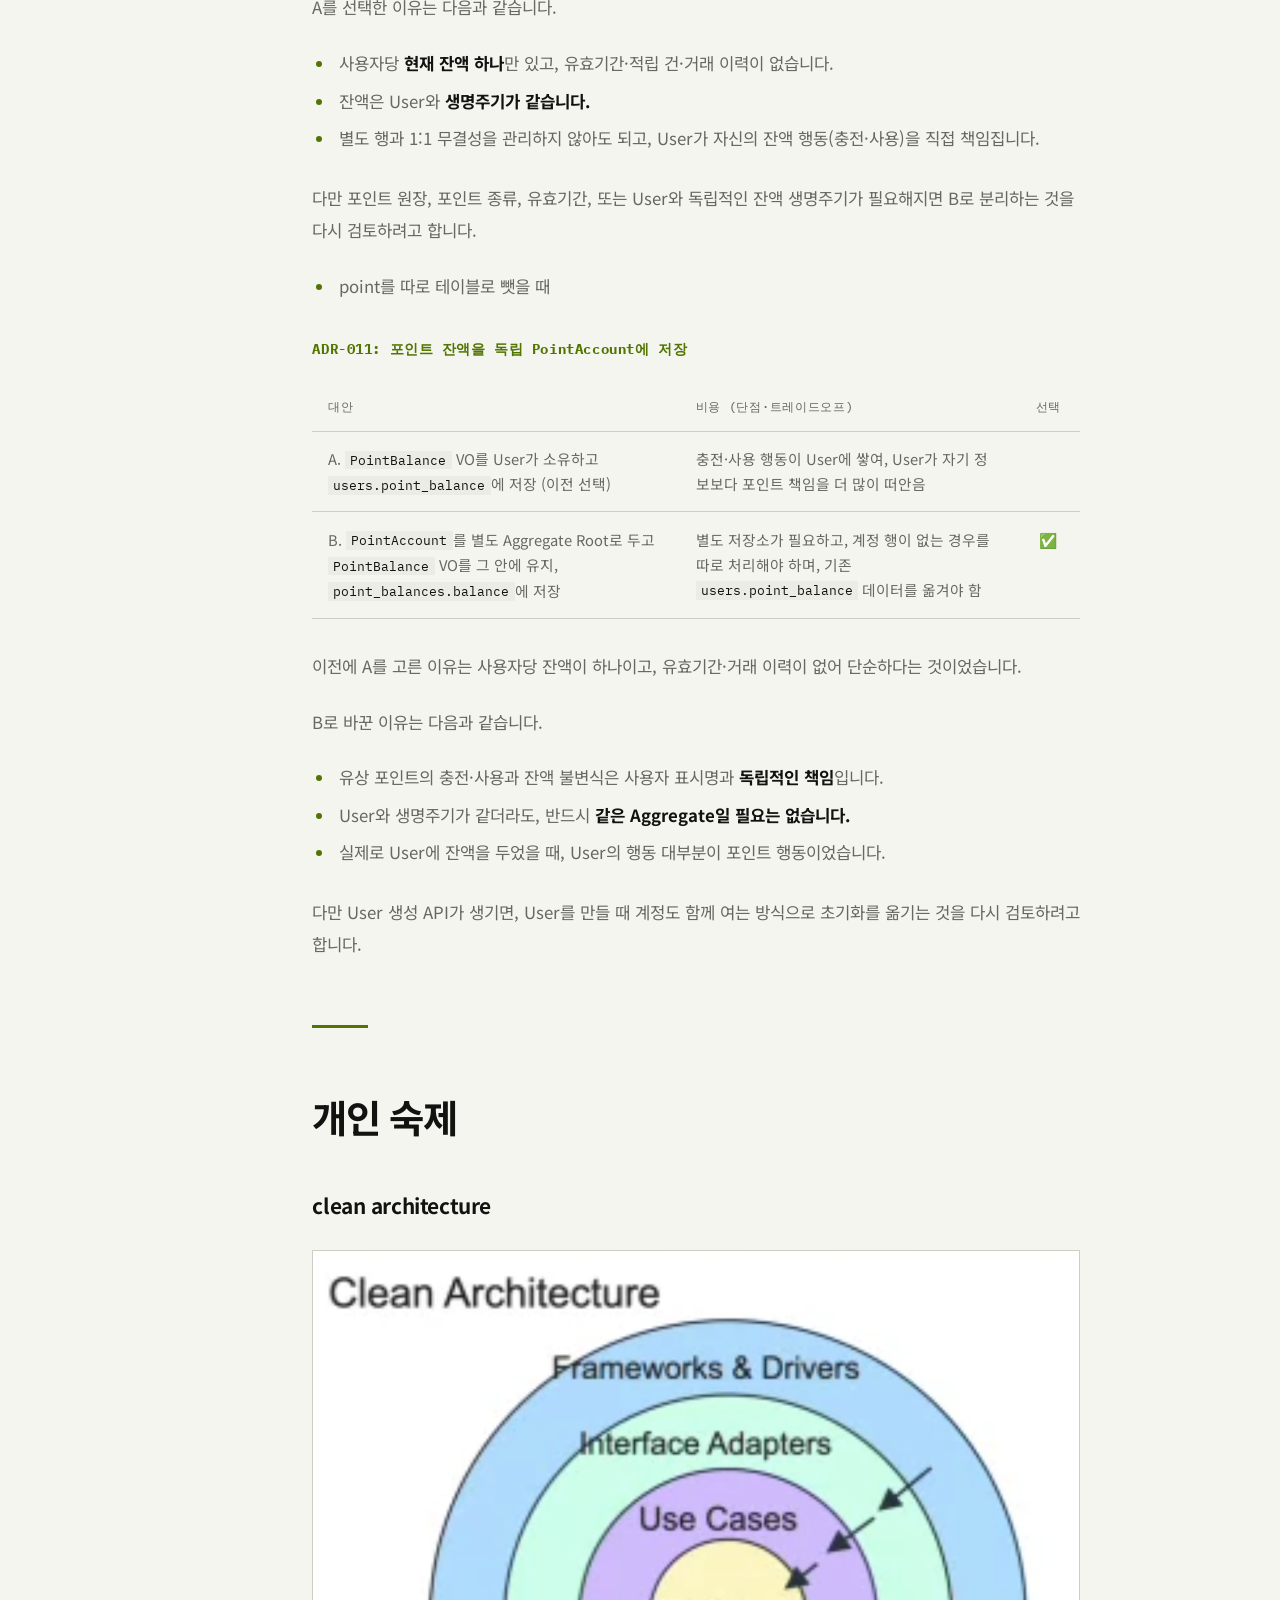
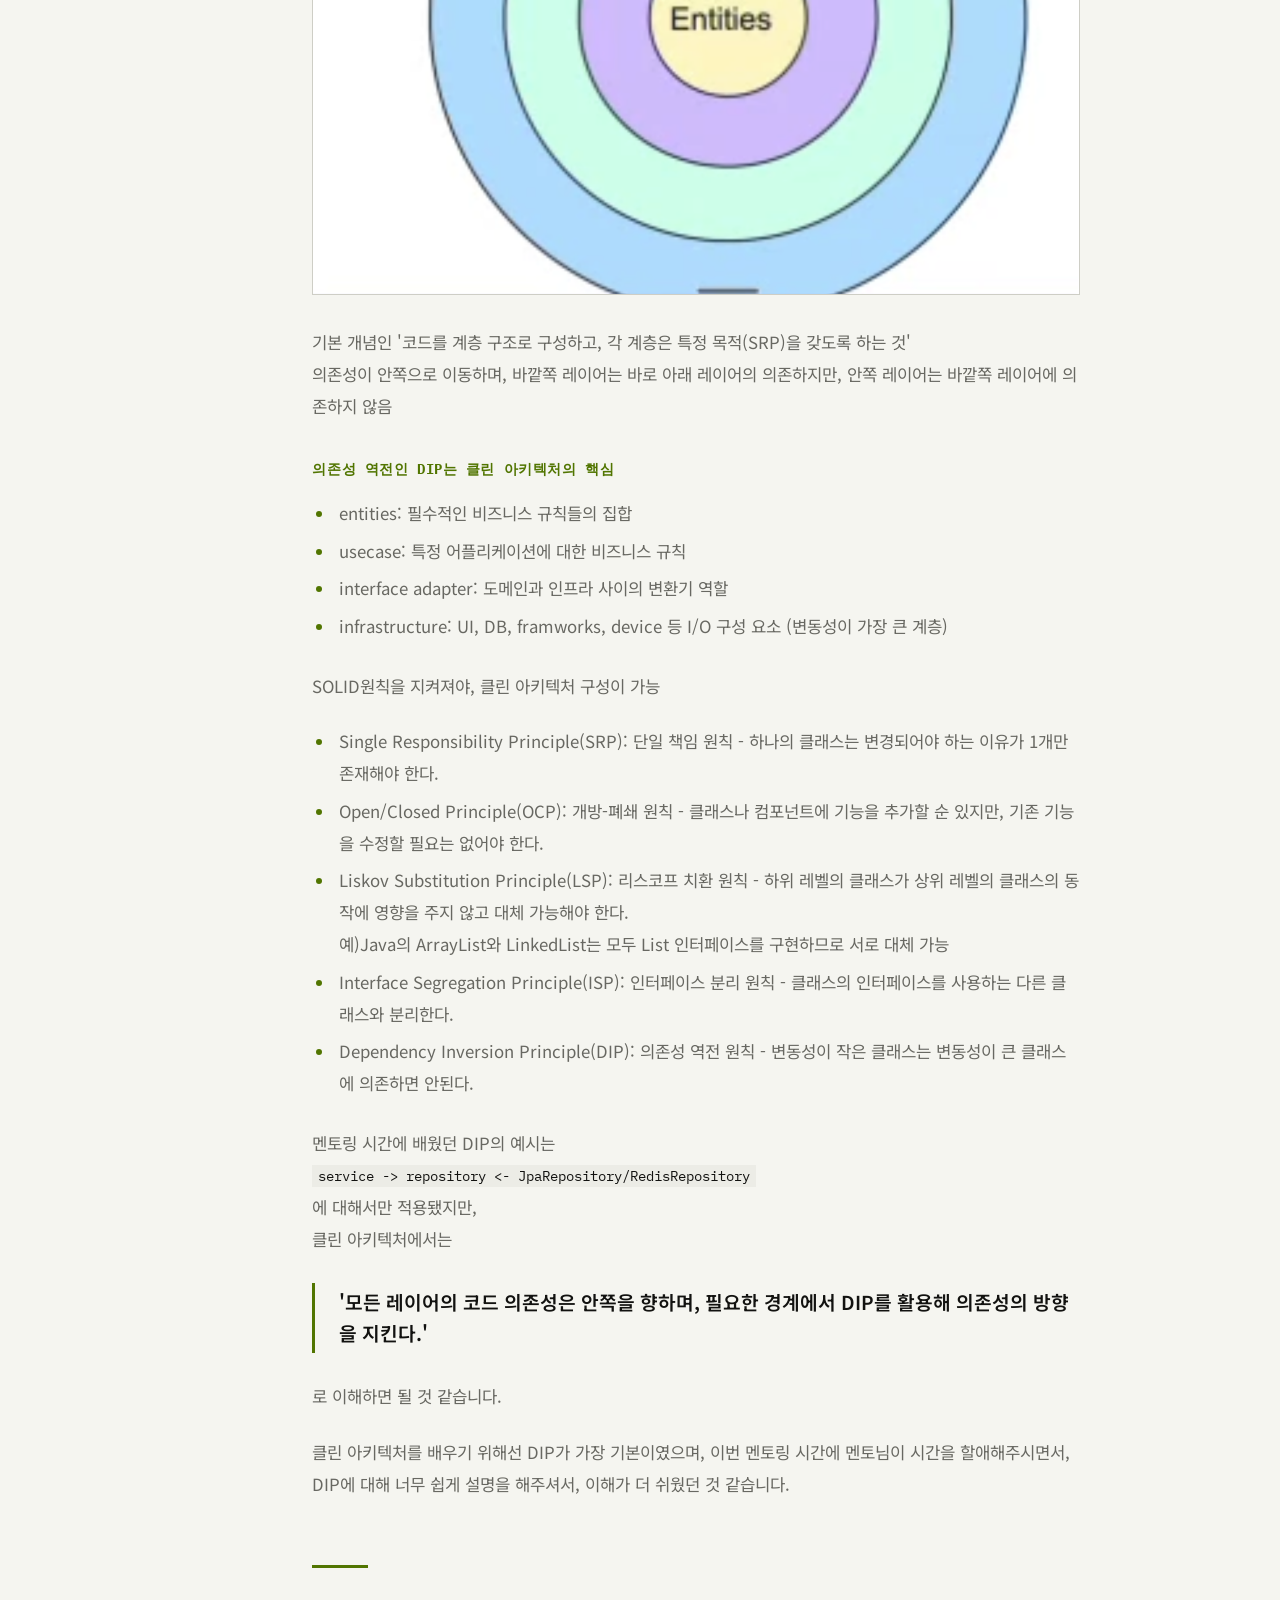
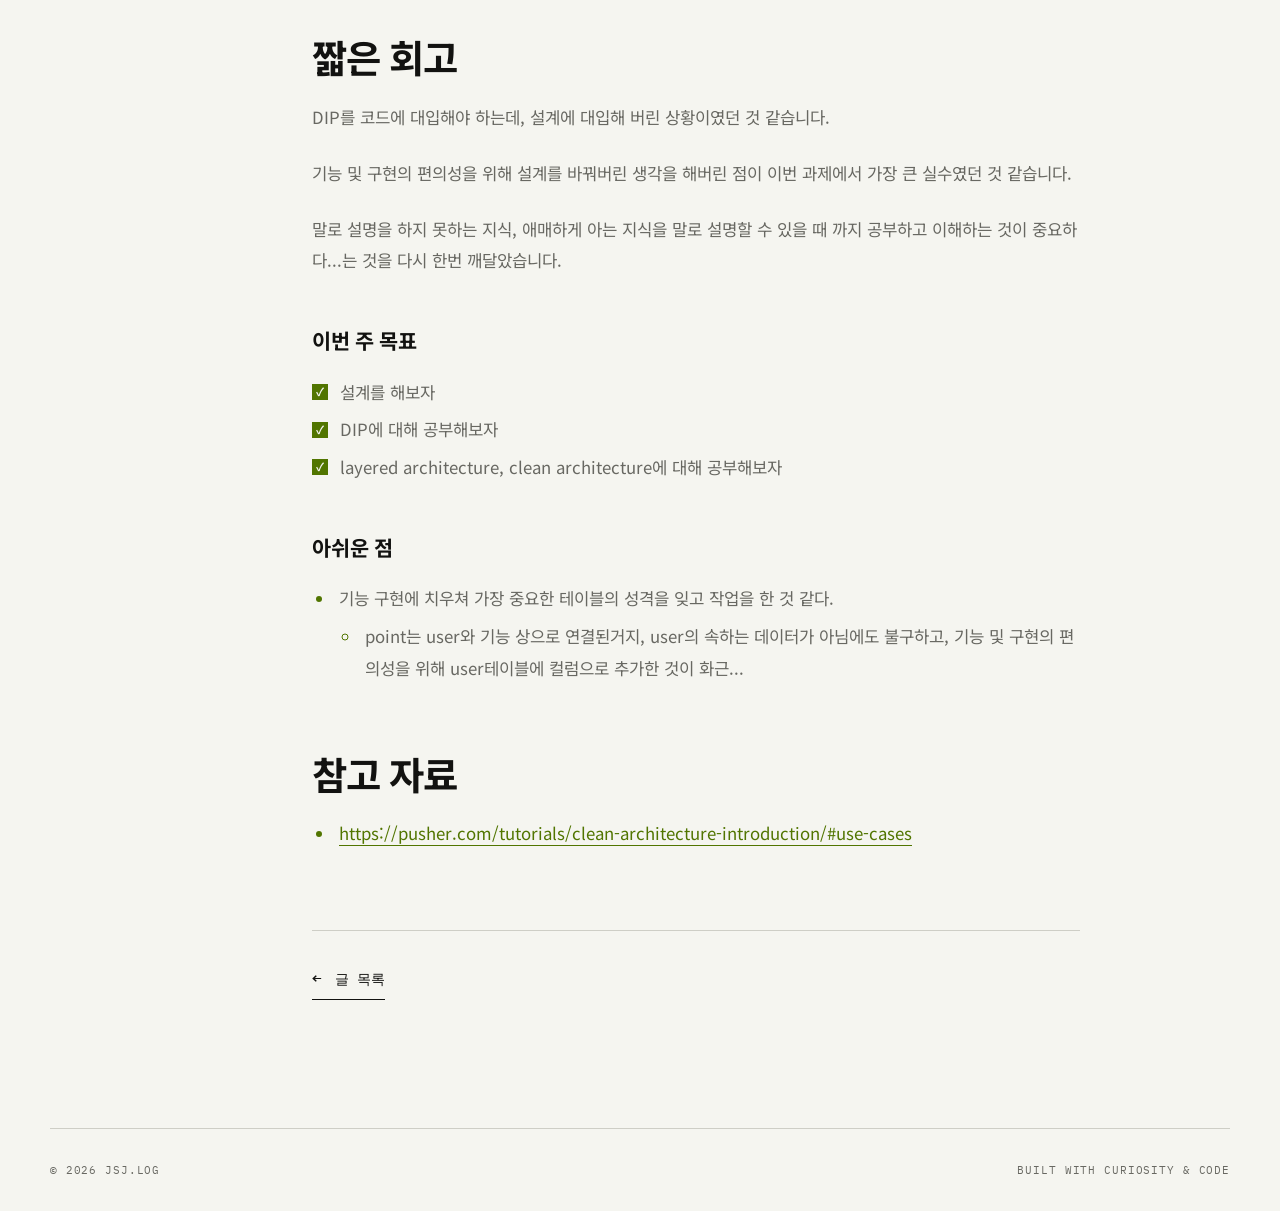
<file: posts/loopers-week-02.html>
<!doctype html>
<html lang="ko" data-theme="dark">
  <head>
    <meta charset="UTF-8" />
    <meta name="viewport" content="width=device-width, initial-scale=1.0" />
    <meta
      name="description"
      content="처음엔 point를 user의 속성이라고 생각했지만, 지금은 독립된 책임을 가진 PointAccount로 이해한다."
    />
    <meta name="theme-color" content="#0a0a0a" />
    <title>루퍼스 2주차 기록 — JSJ.LOG</title>
    <link rel="preconnect" href="https://fonts.googleapis.com" />
    <link rel="preconnect" href="https://fonts.gstatic.com" crossorigin />
    <link
      href="https://fonts.googleapis.com/css2?family=IBM+Plex+Mono:wght@400;500;600&amp;family=Noto+Sans+KR:wght@400;500;600;700;800&amp;display=swap"
      rel="stylesheet"
    />
    <link rel="stylesheet" href="../styles.css" />
    <script>
      const savedTheme = localStorage.getItem("theme");
      const preferredTheme = window.matchMedia("(prefers-color-scheme: light)").matches
        ? "light"
        : "dark";
      document.documentElement.dataset.theme = savedTheme || preferredTheme;
    </script>
  </head>
  <body>
    <a class="skip-link" href="#main-content">본문으로 바로가기</a>

    <header class="site-header">
      <a class="brand" href="../index.html" aria-label="JSJ.LOG 홈">
        <span class="brand-mark" aria-hidden="true">{ }</span>
        <span>JSJ.LOG</span>
      </a>

      <nav class="site-nav" aria-label="주요 메뉴">
        <a href="../index.html#writing">Writing</a>
        <a href="../index.html#about">About</a>
        <a href="https://github.com/jsjouo249" target="_blank" rel="noreferrer">GitHub</a>
      </nav>

      <button class="theme-toggle" type="button" aria-label="밝은 테마로 전환">
        <svg class="sun-icon" aria-hidden="true" viewBox="0 0 24 24">
          <circle cx="12" cy="12" r="4" />
          <path d="M12 2v2M12 20v2M4.93 4.93l1.42 1.42M17.66 17.66l1.41 1.41M2 12h2M20 12h2M4.93 19.07l1.42-1.42M17.66 6.34l1.41-1.41" />
        </svg>
        <svg class="moon-icon" aria-hidden="true" viewBox="0 0 24 24">
          <path d="M21 12.79A9 9 0 1 1 11.21 3 7 7 0 0 0 21 12.79Z" />
        </svg>
      </button>
    </header>

    <main class="article-main" id="main-content">
      <header class="article-hero">
        <div class="article-meta">
          <span>WEEKLY</span>
          <time datetime="2026-09-17">2026. 09. 17</time>
        </div>
        <div>
          <p class="article-kicker">LOOPERS · WEEK 02</p>
          <h1>루퍼스 2주차 기록</h1>
          <p class="article-description">
            처음엔 point를 user의 속성이라고 생각했지만, 지금은 독립된 책임을 가진 PointAccount로 이해한다.
          </p>
        </div>
      </header>

      <div class="article-layout">
        <aside class="article-aside" aria-label="글 태그">
          <p>TAGS</p>
          <div class="article-tags">
            <span>#loopers</span>
            <span>#weekly</span>
            <span>#learning</span>
          </div>
        </aside>

        <article class="article-body">
          <h2>user-point 구조를 어떻게 처리해야 할까</h2>

          <h3>1. 상황·예시</h3>
          <p>지금의 point는 단순 추가만 있기 때문에, 따로 테이블로 빼는 것에 대한 고민을 하였습니다.</p>
          <pre><code>1. user와 point 테이블을 분리
2. point테이블은 단순히, id, userId, point_balance만 있는 것을 확인
3. user테이블에 컬럼으로 추가</code></pre>
          <p>의 과정을 거쳤습니다.</p>
          <p>1주차, 2주차 멘토링 동안 제 질문에 대한 공통된 멘토님들의 답변은 YAGNI였습니다.</p>
          <p>
            point의 기능이 추가될 것 같지만, 당장은 추가되지 않았고, 요구사항에도 없었기 때문에 user테이블의 컬럼으로 추가하였습니다.
          </p>
          <p>
            멘토링 과정에서, 이 내용에 대한 질문을 드렸고, 멘토님께서는 user테이블의 성격과 point 컬럼의 불일치에 대해 말씀주셨습니다.
          </p>
          <p>
            그래서 단순히 너무 기능적으로만 테이블을 생각했던 것 같아서, 테이블의 성격을 잊고 있었다는 생각이 들었고, 다시 한번 고민을 시작했습니다.
          </p>
          <p>
            하지만, 처음에 생각한 것이 이미 머릿속에 들어왔는지, 지금 요구사항으로는 point도 user의 속성이 될 수도 있지 않을까... 라는 생각이 계속 남아있게 되었고,
          </p>
          <p>
            '간단하게 만드는 것'과 선택과 집중을 하기로 하였고, 설계에는 정답이 없다. 틀리면 오히려 좋아. 의 마인드로 진행했습니다.
          </p>
          <p>그래서 제 최종 결론은 point는 user에 남아있다... 입니다.</p>
          <p>
            다음 과제를 진행하게 되면서 이 선택이 어떤 파장을 불러일으킬지는 모르겠지만, 당장의 요구사항으로 봤을 때는 이 방법도 그렇게 틀리지 않았다 라고 생각하면서 작업을 하게 된 것 같습니다.
          </p>
          <p>
            다만...User 도메인을 만드니, 실제 user의 동작보다 point의 동작이 더 많은걸 보고, 이래서..멘토님이 이렇게 말씀주신걸까 싶었습니다.
          </p>
          <pre><code class="language-kotlin"><span class="code-purple">class</span> <span class="code-blue">User</span> <span class="code-purple">private</span> <span class="code-purple">constructor</span>(
    <span class="code-purple">val</span> name: <span class="code-blue">String</span>,
    state: <span class="code-blue">EntityState</span>,
    balance: <span class="code-blue">Long</span>,
) {
    <span class="code-purple">constructor</span>(name: <span class="code-blue">String</span>) : <span class="code-purple">this</span>(name, <span class="code-blue">EntityState</span>(), <span class="code-green">0</span>)

    <span class="code-purple">val</span> id: <span class="code-blue">Long</span> = state.id
    <span class="code-purple">val</span> createdAt: <span class="code-blue">ZonedDateTime</span> = state.createdAt
    <span class="code-purple">val</span> updatedAt: <span class="code-blue">ZonedDateTime</span> = state.updatedAt

    <span class="code-purple">var</span> pointBalance: <span class="code-blue">PointBalance</span> = <span class="code-blue">PointBalance</span>(balance)
        <span class="code-purple">private</span> <span class="code-purple">set</span>

    <span class="code-purple">fun</span> chargePoint(amount: <span class="code-blue">Long</span>) {
        pointBalance = pointBalance.charge(amount)
    }

    <span class="code-purple">fun</span> payPoint(amount: <span class="code-blue">Long</span>) {
        pointBalance = pointBalance.pay(amount)
    }

    <span class="code-purple">fun</span> assertCanPay(amount: <span class="code-blue">Long</span>) {
        pointBalance.pay(amount)
    }

    <span class="code-purple">companion</span> <span class="code-purple">object</span> {
        <span class="code-purple">fun</span> reconstitute(name: <span class="code-blue">String</span>, balance: <span class="code-blue">Long</span>, state: <span class="code-blue">EntityState</span>): <span class="code-blue">User</span> = <span class="code-blue">User</span>(name, state, balance)
    }
}</code></pre>
          <p>그래서 다시 AI와 논의 후...설계를 변경했습니다.</p>
          <p>
            Point를 독립된 애그리거트로 분리하고, VO가 아닌 도메인으로 분리하기 위해, 결국 point용 테이블을 추가하였습니다.
          </p>
          <p>다시 한번 테이블을 설계할 때는 테이블의 성격이 중요하다...는걸 다시 깨달았습니다.</p>
          <pre><code class="language-kotlin"><span class="code-purple">class</span> <span class="code-blue">User</span> <span class="code-purple">private</span> <span class="code-purple">constructor</span>(
    <span class="code-purple">val</span> name: <span class="code-blue">String</span>,
    state: <span class="code-blue">EntityState</span>,
) {
    <span class="code-purple">constructor</span>(name: <span class="code-blue">String</span>) : <span class="code-purple">this</span>(name, <span class="code-blue">EntityState</span>())

    <span class="code-purple">val</span> id: <span class="code-blue">Long</span> = state.id
    <span class="code-purple">val</span> createdAt: <span class="code-blue">ZonedDateTime</span> = state.createdAt
    <span class="code-purple">val</span> updatedAt: <span class="code-blue">ZonedDateTime</span> = state.updatedAt

    <span class="code-purple">companion</span> <span class="code-purple">object</span> {
        <span class="code-purple">fun</span> reconstitute(name: <span class="code-blue">String</span>, state: <span class="code-blue">EntityState</span>): <span class="code-blue">User</span> = <span class="code-blue">User</span>(name, state)
    }
}

<span class="code-purple">class</span> <span class="code-blue">PointAccount</span> <span class="code-purple">private</span> <span class="code-purple">constructor</span>(
    <span class="code-purple">val</span> userId: <span class="code-blue">Long</span>,
    balance: <span class="code-blue">Long</span>,
) {
    <span class="code-purple">var</span> balance: <span class="code-blue">PointBalance</span> = <span class="code-blue">PointBalance</span>(balance)
        <span class="code-purple">private</span> <span class="code-purple">set</span>

    <span class="code-purple">init</span> {
        <span class="code-purple">if</span> (userId &lt;= <span class="code-green">0</span>) <span class="code-purple">throw</span> <span class="code-blue">CommerceException</span>(<span class="code-blue">CommerceFailure</span>.<span class="code-blue">INVALID_REQUEST</span>)
    }

    <span class="code-purple">fun</span> charge(amount: <span class="code-blue">Long</span>) {
        balance = balance.charge(amount)
    }

    <span class="code-purple">fun</span> pay(amount: <span class="code-blue">Long</span>) {
        balance = balance.pay(amount)
    }

    <span class="code-purple">fun</span> assertCanPay(amount: <span class="code-blue">Long</span>) {
        balance.pay(amount)
    }

    <span class="code-purple">companion</span> <span class="code-purple">object</span> {
        <span class="code-purple">fun</span> open(userId: <span class="code-blue">Long</span>): <span class="code-blue">PointAccount</span> = <span class="code-blue">PointAccount</span>(userId, <span class="code-green">0</span>)

        <span class="code-purple">fun</span> reconstitute(userId: <span class="code-blue">Long</span>, balance: <span class="code-blue">Long</span>): <span class="code-blue">PointAccount</span> = <span class="code-blue">PointAccount</span>(userId, balance)
    }
}</code></pre>

          <h3>2. 판단·이유</h3>
          <ul>
            <li>point_balance가 user에 속할 때,</li>
          </ul>

          <h4>ADR-011: 현재 포인트 잔액은 users 테이블에 저장</h4>
          <div class="article-table">
            <table>
              <thead>
                <tr>
                  <th scope="col">대안</th>
                  <th scope="col">비용 (단점·트레이드오프)</th>
                  <th scope="col">선택</th>
                </tr>
              </thead>
              <tbody>
                <tr>
                  <td>A. <code>PointBalance</code>를 Value Object로 두고 <code>users.point_balance</code>에 저장</td>
                  <td>포인트 정책이 독립적으로 성장하면 User 모델과 저장 구조를 다시 분리해야 함</td>
                  <td>✅</td>
                </tr>
                <tr>
                  <td>B. 사용자별 <code>point_balances</code> 테이블과 별도 Aggregate Root를 둠</td>
                  <td>사용자당 잔액 하나를 위해 별도 행을 두고, User와의 1:1 무결성을 따로 관리해야 함</td>
                  <td></td>
                </tr>
              </tbody>
            </table>
          </div>
          <p>A를 선택한 이유는 다음과 같습니다.</p>
          <ul>
            <li>사용자당 <strong>현재 잔액 하나</strong>만 있고, 유효기간·적립 건·거래 이력이 없습니다.</li>
            <li>잔액은 User와 <strong>생명주기가 같습니다.</strong></li>
            <li>별도 행과 1:1 무결성을 관리하지 않아도 되고, User가 자신의 잔액 행동(충전·사용)을 직접 책임집니다.</li>
          </ul>
          <p>
            다만 포인트 원장, 포인트 종류, 유효기간, 또는 User와 독립적인 잔액 생명주기가 필요해지면 B로 분리하는 것을 다시 검토하려고 합니다.
          </p>

          <ul>
            <li>point를 따로 테이블로 뺏을 때</li>
          </ul>

          <h4>ADR-011: 포인트 잔액을 독립 PointAccount에 저장</h4>
          <div class="article-table">
            <table>
              <thead>
                <tr>
                  <th scope="col">대안</th>
                  <th scope="col">비용 (단점·트레이드오프)</th>
                  <th scope="col">선택</th>
                </tr>
              </thead>
              <tbody>
                <tr>
                  <td>A. <code>PointBalance</code> VO를 User가 소유하고 <code>users.point_balance</code>에 저장 (이전 선택)</td>
                  <td>충전·사용 행동이 User에 쌓여, User가 자기 정보보다 포인트 책임을 더 많이 떠안음</td>
                  <td></td>
                </tr>
                <tr>
                  <td>B. <code>PointAccount</code>를 별도 Aggregate Root로 두고 <code>PointBalance</code> VO를 그 안에 유지, <code>point_balances.balance</code>에 저장</td>
                  <td>별도 저장소가 필요하고, 계정 행이 없는 경우를 따로 처리해야 하며, 기존 <code>users.point_balance</code> 데이터를 옮겨야 함</td>
                  <td>✅</td>
                </tr>
              </tbody>
            </table>
          </div>
          <p>이전에 A를 고른 이유는 사용자당 잔액이 하나이고, 유효기간·거래 이력이 없어 단순하다는 것이었습니다.</p>
          <p>B로 바꾼 이유는 다음과 같습니다.</p>
          <ul>
            <li>유상 포인트의 충전·사용과 잔액 불변식은 사용자 표시명과 <strong>독립적인 책임</strong>입니다.</li>
            <li>User와 생명주기가 같더라도, 반드시 <strong>같은 Aggregate일 필요는 없습니다.</strong></li>
            <li>실제로 User에 잔액을 두었을 때, User의 행동 대부분이 포인트 행동이었습니다.</li>
          </ul>
          <p>
            다만 User 생성 API가 생기면, User를 만들 때 계정도 함께 여는 방식으로 초기화를 옮기는 것을 다시 검토하려고 합니다.
          </p>

          <hr class="article-divider" />

          <h2>개인 숙제</h2>
          <h3>clean architecture</h3>
          <figure class="article-figure">
            <img
              src="../clean_architecture.png"
              alt="클린 아키텍처 동심원 다이어그램. 바깥부터 Frameworks &amp; Drivers, Interface Adapters, Use Cases, Entities 순서이며, 화살표가 바깥에서 안쪽을 향한다."
              width="1386"
              height="1164"
              loading="lazy"
            />
          </figure>
          <p>
            기본 개념인 '코드를 계층 구조로 구성하고, 각 계층은 특정 목적(SRP)을 갖도록 하는 것'<br />
            의존성이 안쪽으로 이동하며, 바깥쪽 레이어는 바로 아래 레이어의 의존하지만, 안쪽 레이어는 바깥쪽 레이어에 의존하지 않음
          </p>

          <h4>의존성 역전인 DIP는 클린 아키텍처의 핵심</h4>
          <ul>
            <li>entities: 필수적인 비즈니스 규칙들의 집합</li>
            <li>usecase: 특정 어플리케이션에 대한 비즈니스 규칙</li>
            <li>interface adapter: 도메인과 인프라 사이의 변환기 역할</li>
            <li>infrastructure: UI, DB, framworks, device 등 I/O 구성 요소 (변동성이 가장 큰 계층)</li>
          </ul>

          <p>SOLID원칙을 지켜져야, 클린 아키텍처 구성이 가능</p>
          <ul>
            <li>
              Single Responsibility Principle(SRP): 단일 책임 원칙 - 하나의 클래스는 변경되어야 하는 이유가 1개만 존재해야 한다.
            </li>
            <li>
              Open/Closed Principle(OCP): 개방-폐쇄 원칙 - 클래스나 컴포넌트에 기능을 추가할 순 있지만, 기존 기능을 수정할 필요는 없어야 한다.
            </li>
            <li>
              Liskov Substitution Principle(LSP): 리스코프 치환 원칙 - 하위 레벨의 클래스가 상위 레벨의 클래스의 동작에 영향을 주지 않고 대체 가능해야 한다.<br />
              예)Java의 ArrayList와 LinkedList는 모두 List 인터페이스를 구현하므로 서로 대체 가능
            </li>
            <li>
              Interface Segregation Principle(ISP): 인터페이스 분리 원칙 - 클래스의 인터페이스를 사용하는 다른 클래스와 분리한다.
            </li>
            <li>
              Dependency Inversion Principle(DIP): 의존성 역전 원칙 - 변동성이 작은 클래스는 변동성이 큰 클래스에 의존하면 안된다.
            </li>
          </ul>

          <p>
            멘토링 시간에 배웠던 DIP의 예시는<br />
            <code>service -&gt; repository &lt;- JpaRepository/RedisRepository</code><br />
            에 대해서만 적용됐지만,<br />
            클린 아키텍처에서는
          </p>
          <blockquote class="article-quote">
            <p>'모든 레이어의 코드 의존성은 안쪽을 향하며, 필요한 경계에서 DIP를 활용해 의존성의 방향을 지킨다.'</p>
          </blockquote>
          <p>로 이해하면 될 것 같습니다.</p>
          <p>
            클린 아키텍처를 배우기 위해선 DIP가 가장 기본이였으며, 이번 멘토링 시간에 멘토님이 시간을 할애해주시면서, DIP에 대해 너무 쉽게 설명을 해주셔서, 이해가 더 쉬웠던 것 같습니다.
          </p>

          <hr class="article-divider" />

          <h2>짧은 회고</h2>
          <p>DIP를 코드에 대입해야 하는데, 설계에 대입해 버린 상황이였던 것 같습니다.</p>
          <p>기능 및 구현의 편의성을 위해 설계를 바꿔버린 생각을 해버린 점이 이번 과제에서 가장 큰 실수였던 것 같습니다.</p>
          <p>
            말로 설명을 하지 못하는 지식, 애매하게 아는 지식을 말로 설명할 수 있을 때 까지 공부하고 이해하는 것이 중요하다...는 것을 다시 한번 깨달았습니다.
          </p>

          <h3>이번 주 목표</h3>
          <ul class="task-list">
            <li class="is-done">설계를 해보자</li>
            <li class="is-done">DIP에 대해 공부해보자</li>
            <li class="is-done">layered architecture, clean architecture에 대해 공부해보자</li>
          </ul>

          <h3>아쉬운 점</h3>
          <ul>
            <li>
              기능 구현에 치우쳐 가장 중요한 테이블의 성격을 잊고 작업을 한 것 같다.
              <ul>
                <li>
                  point는 user와 기능 상으로 연결된거지, user의 속하는 데이터가 아님에도 불구하고, 기능 및 구현의 편의성을 위해 user테이블에 컬럼으로 추가한 것이 화근...
                </li>
              </ul>
            </li>
          </ul>

          <h2>참고 자료</h2>
          <ul>
            <li>
              <a href="https://pusher.com/tutorials/clean-architecture-introduction/#use-cases" target="_blank" rel="noreferrer">https://pusher.com/tutorials/clean-architecture-introduction/#use-cases</a>
            </li>
          </ul>

          <nav class="article-footer-nav" aria-label="글 탐색">
            <a class="text-link" href="../index.html#writing"><span aria-hidden="true">←</span> 글 목록</a>
          </nav>
        </article>
      </div>
    </main>

    <footer class="site-footer">
      <p>© <span id="current-year">2026</span> JSJ.LOG</p>
      <p>BUILT WITH CURIOSITY &amp; CODE</p>
    </footer>

    <script src="../script.js"></script>
  </body>
</html>
</file>
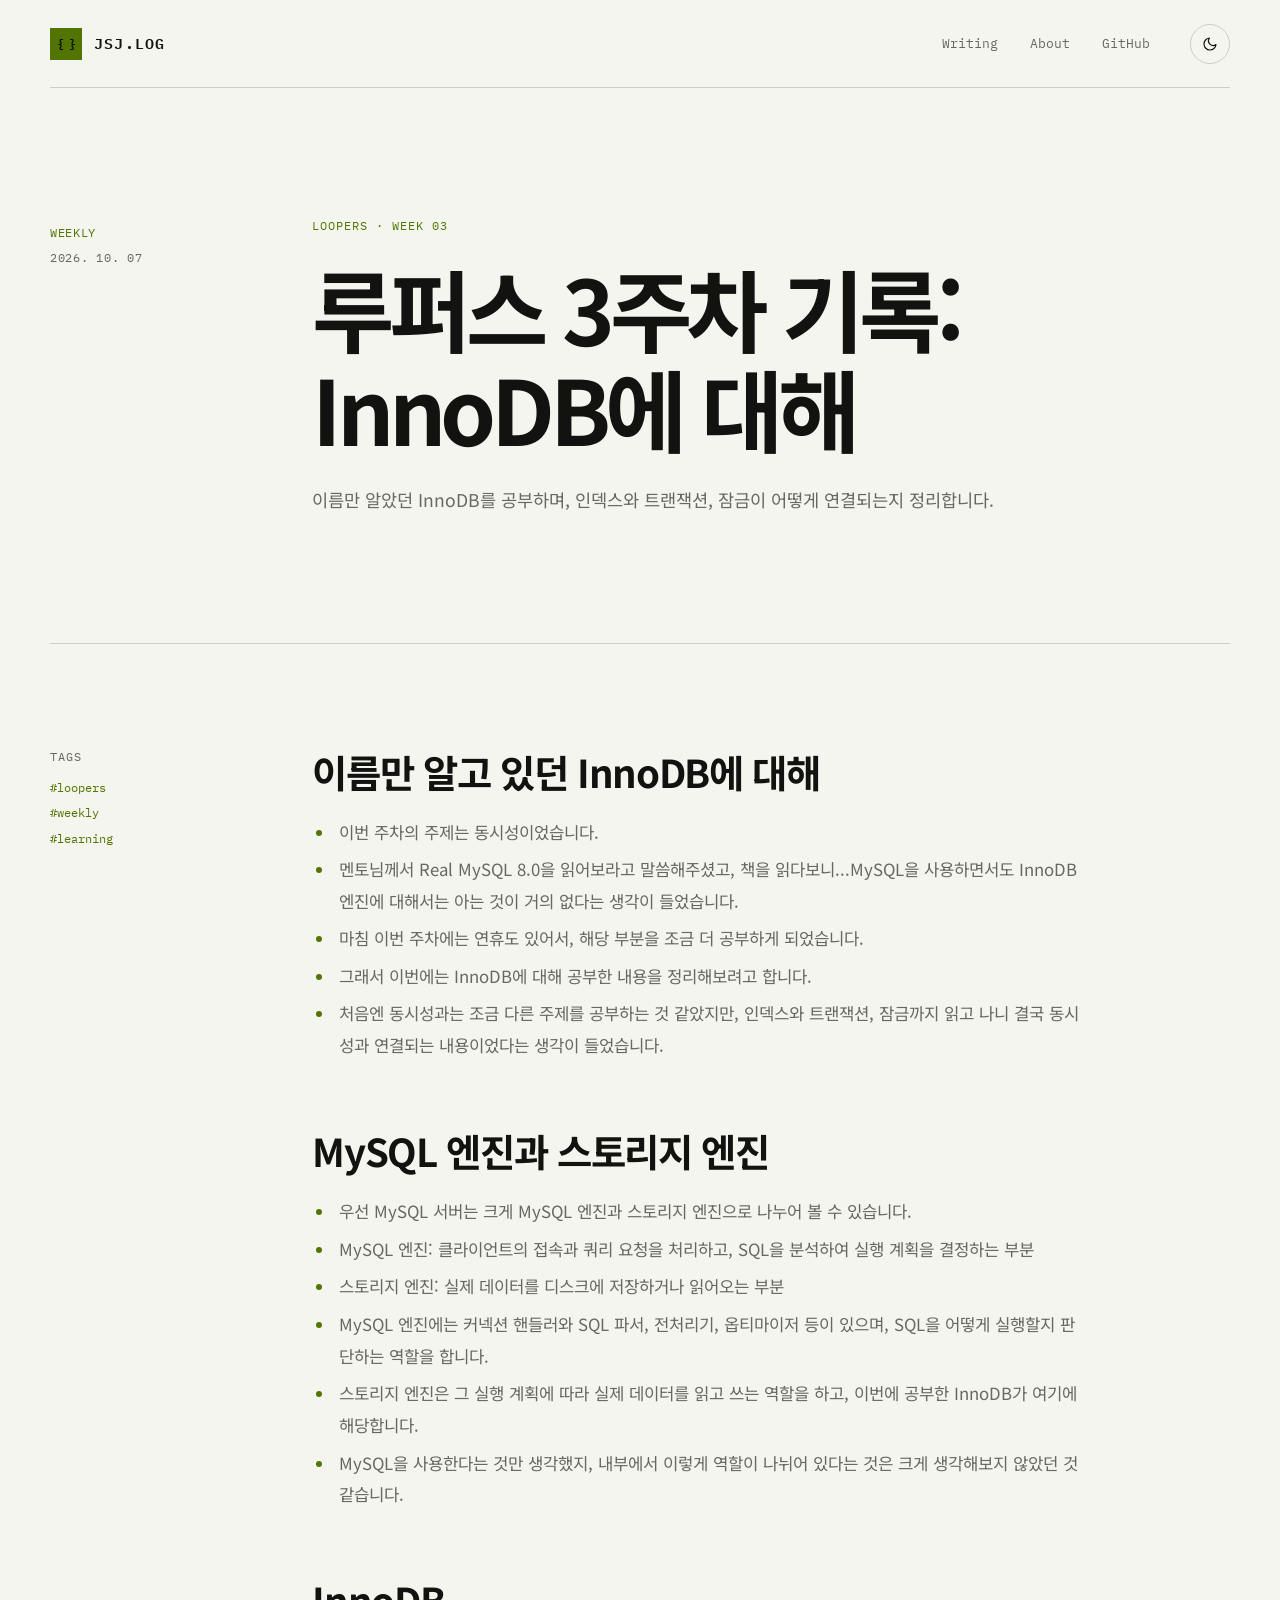
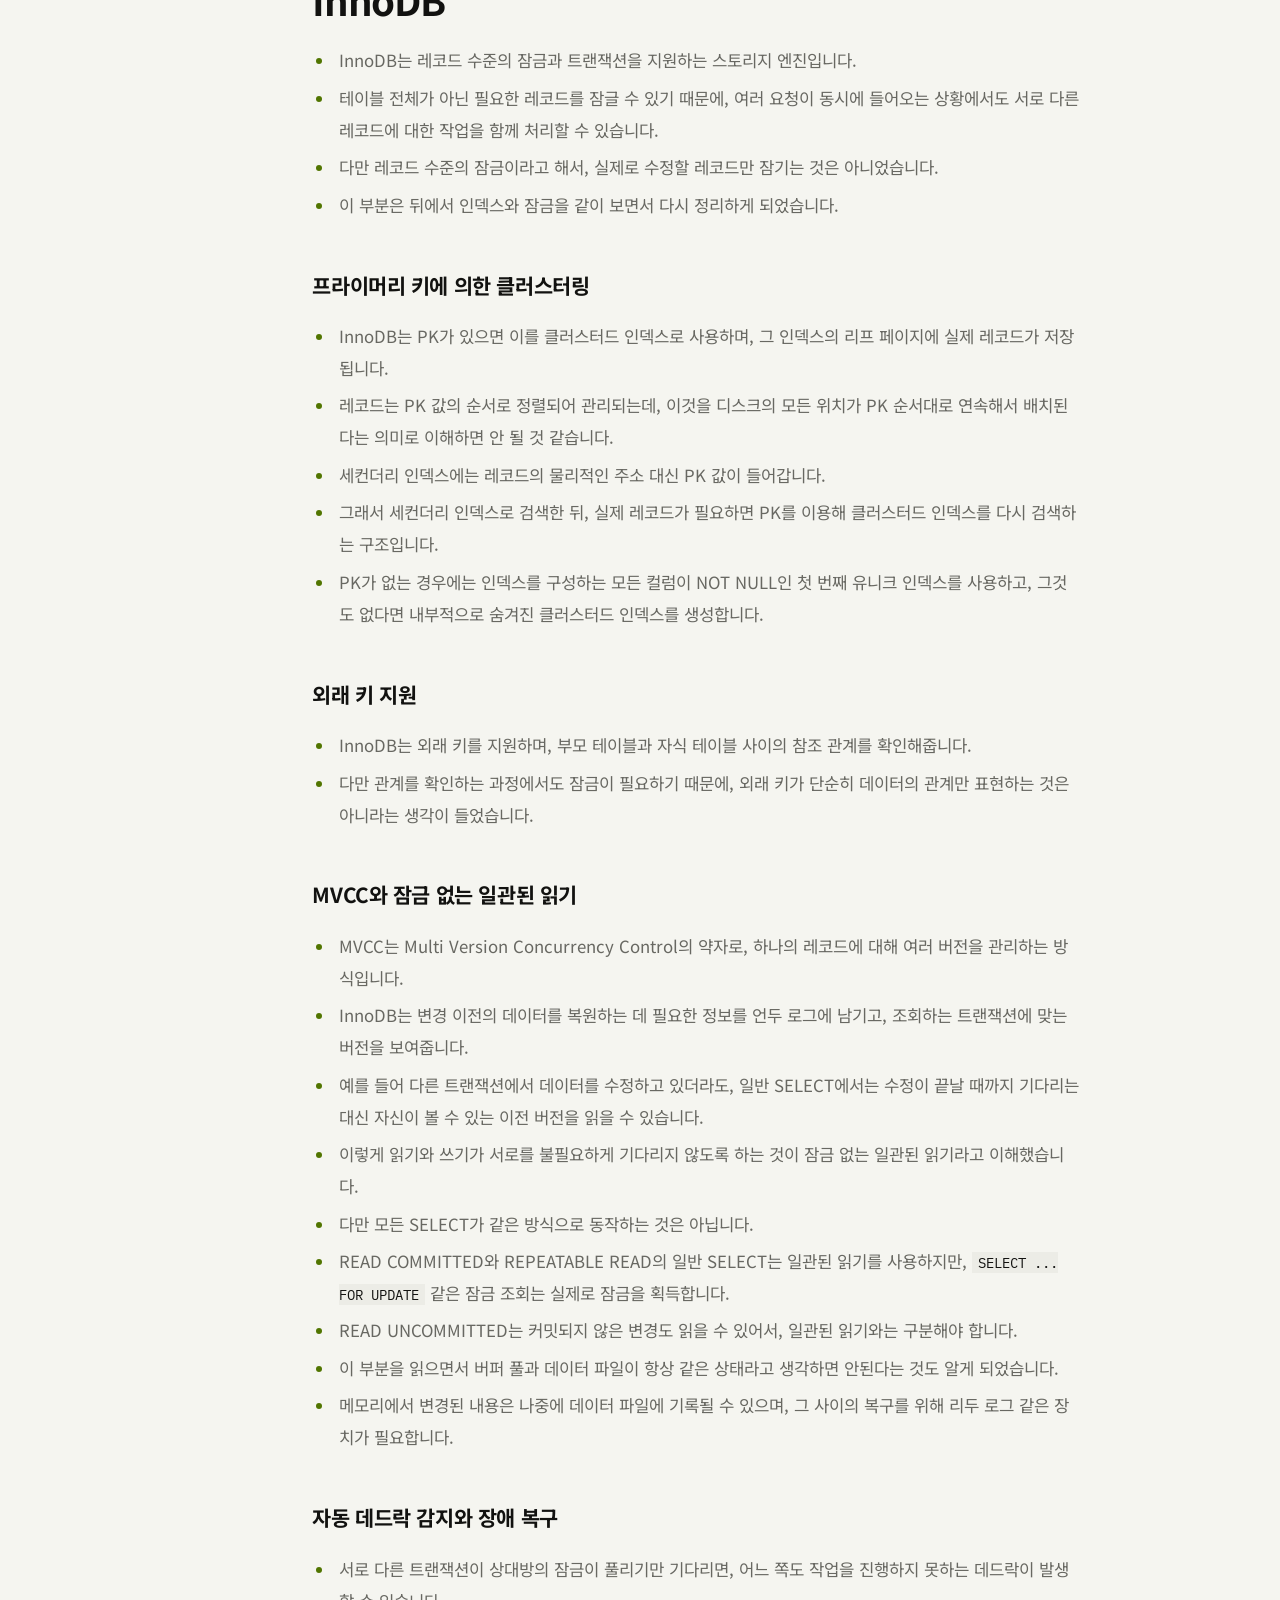
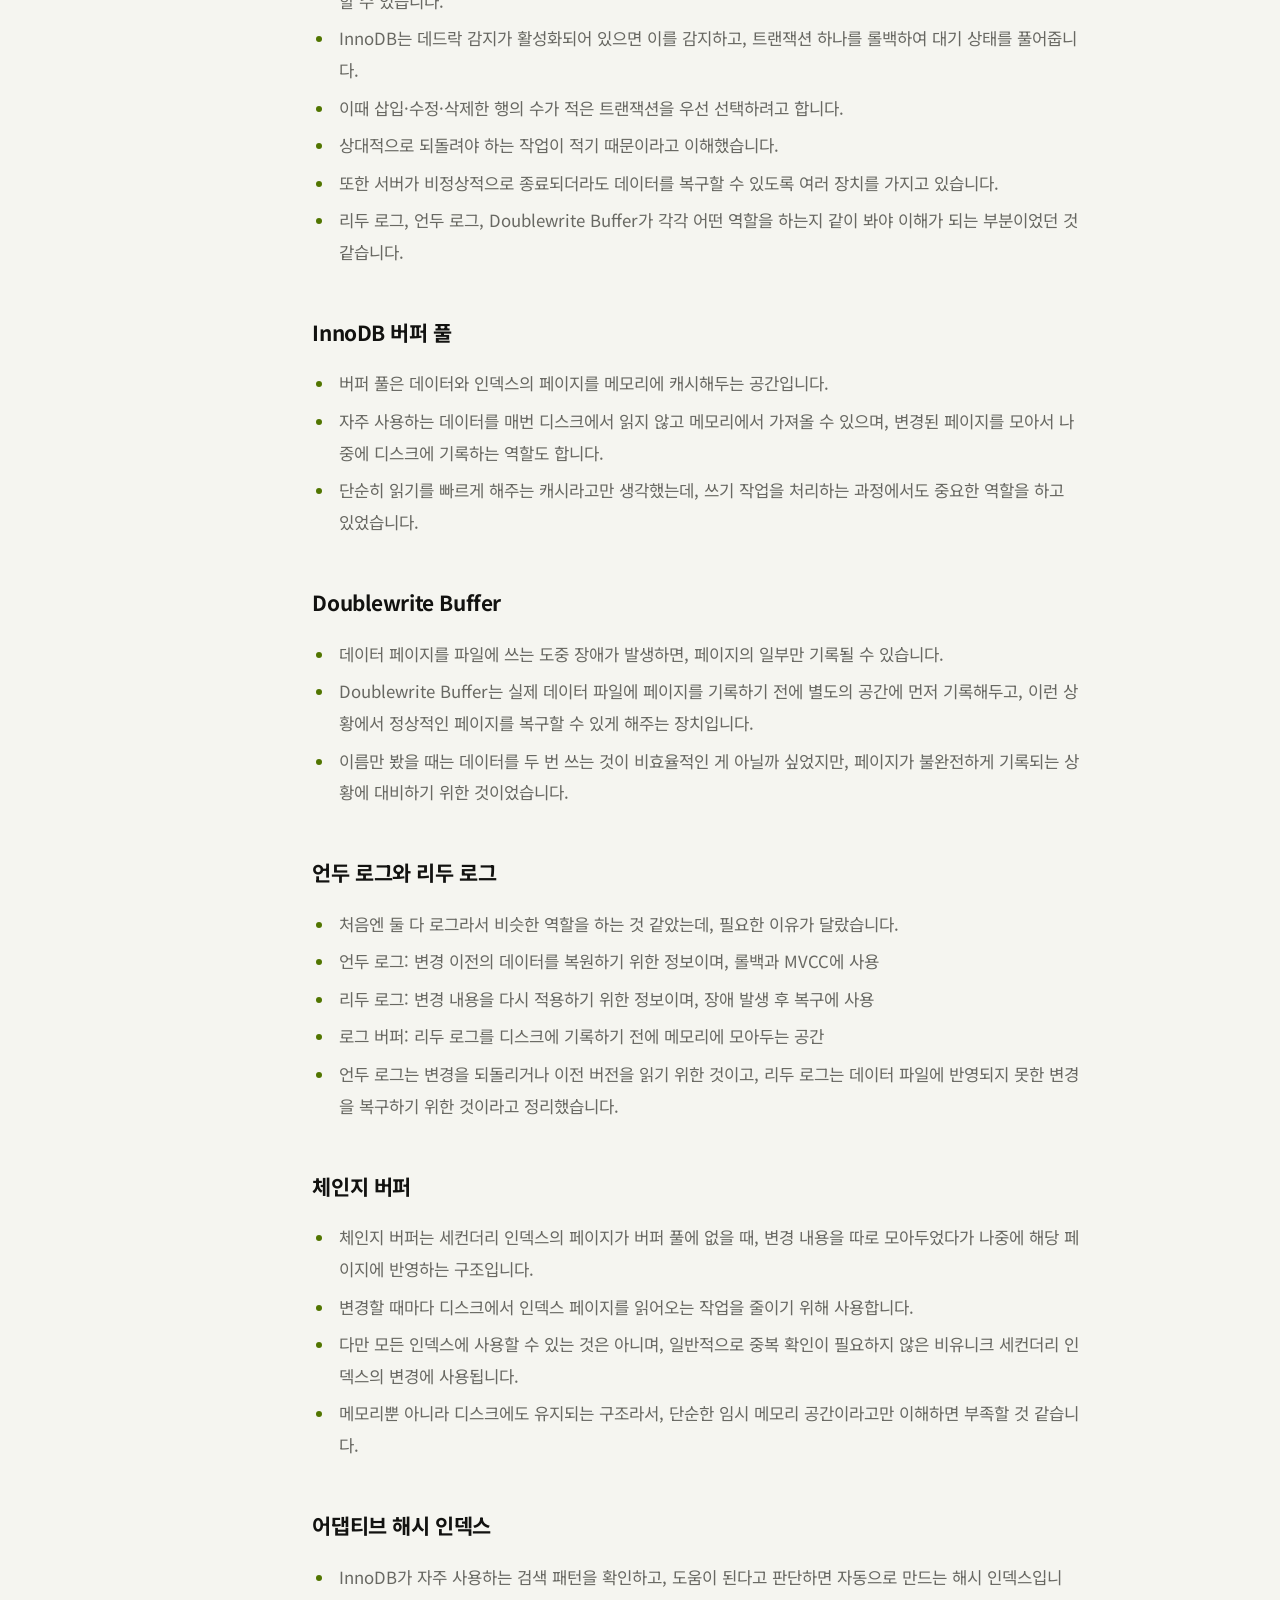
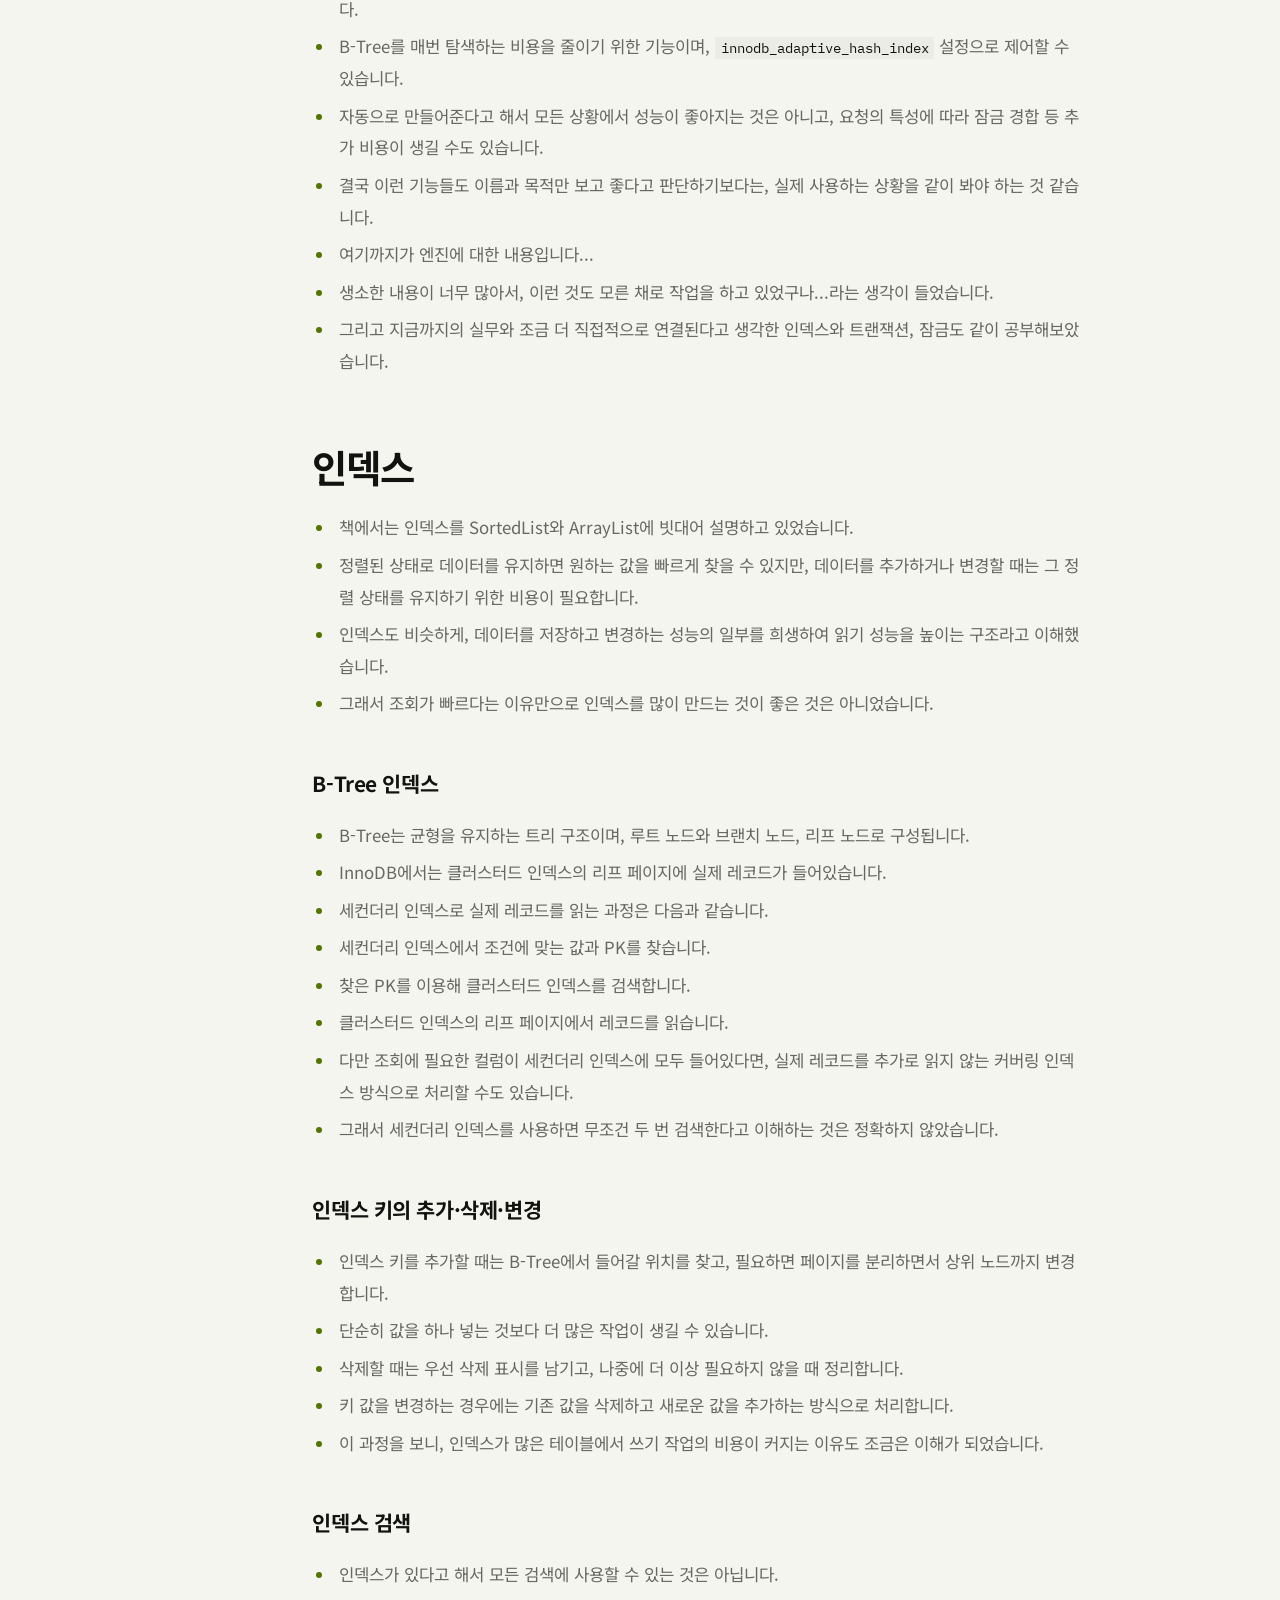
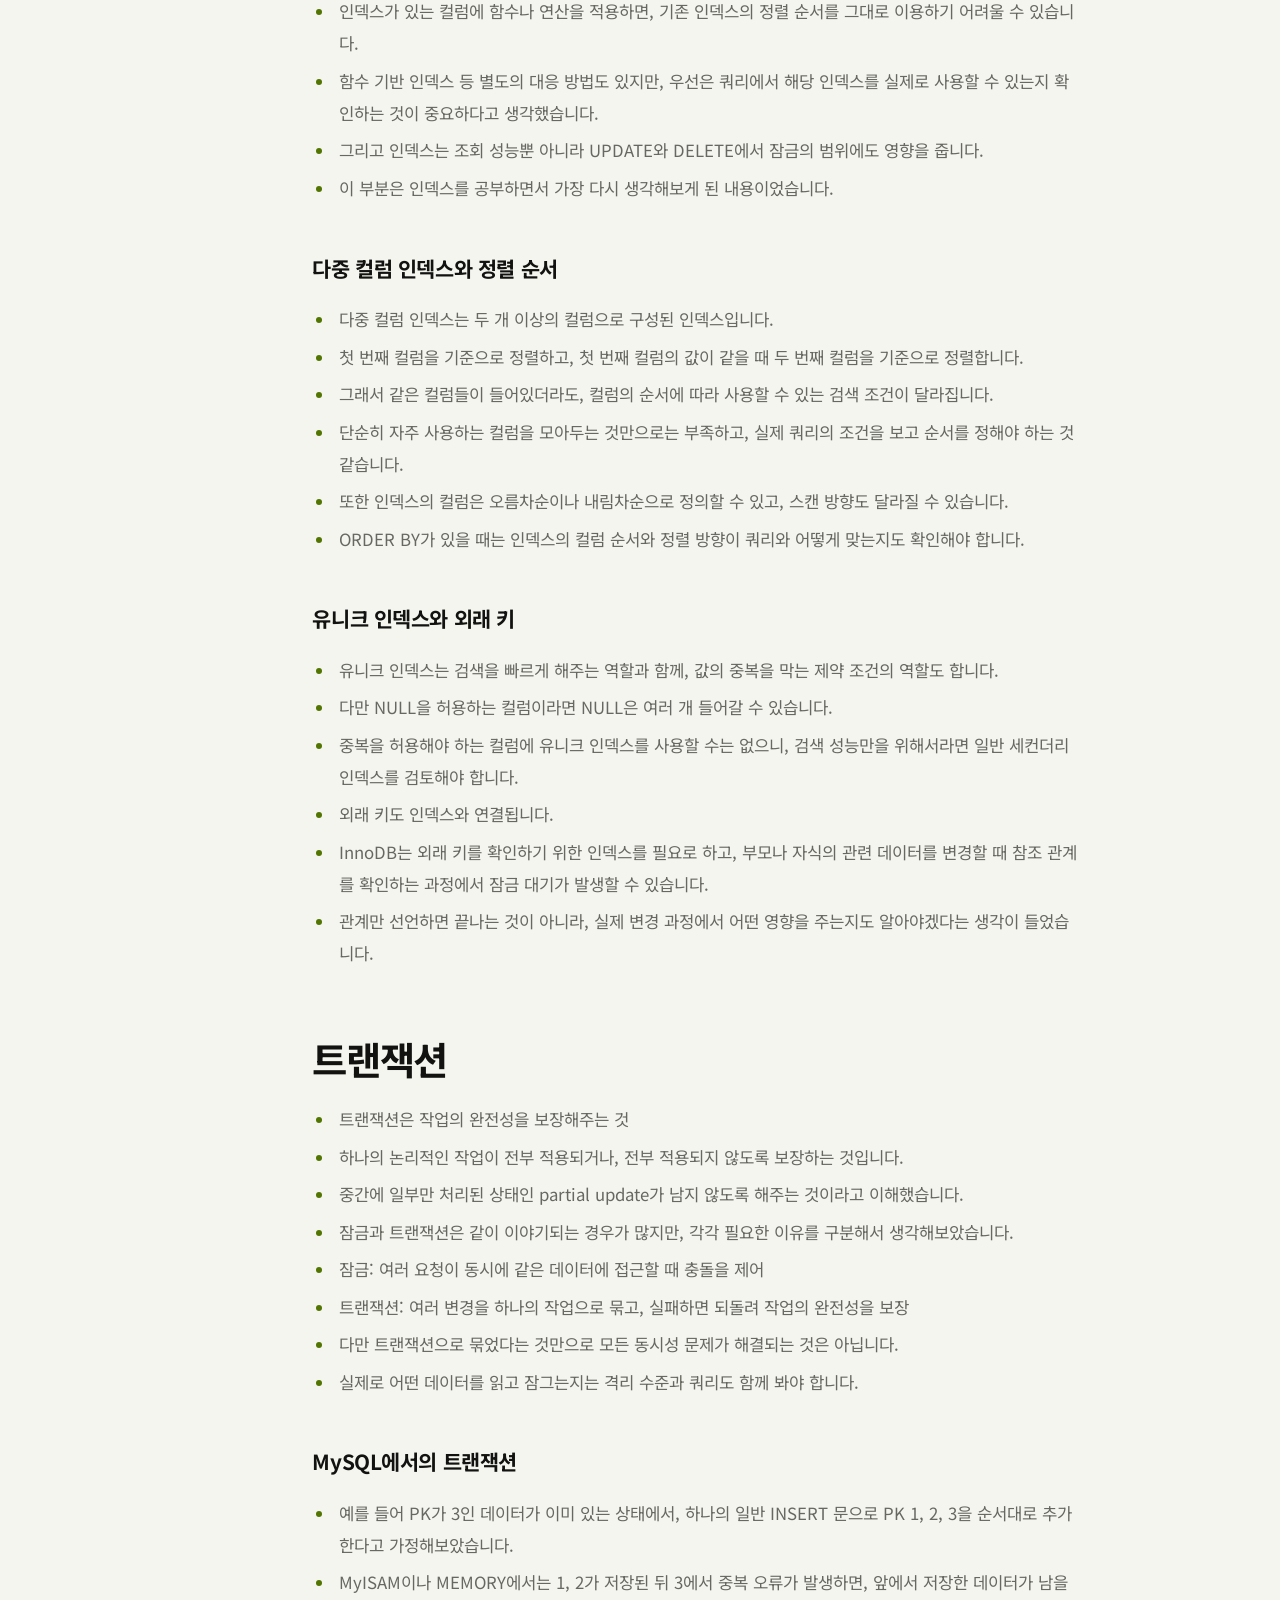
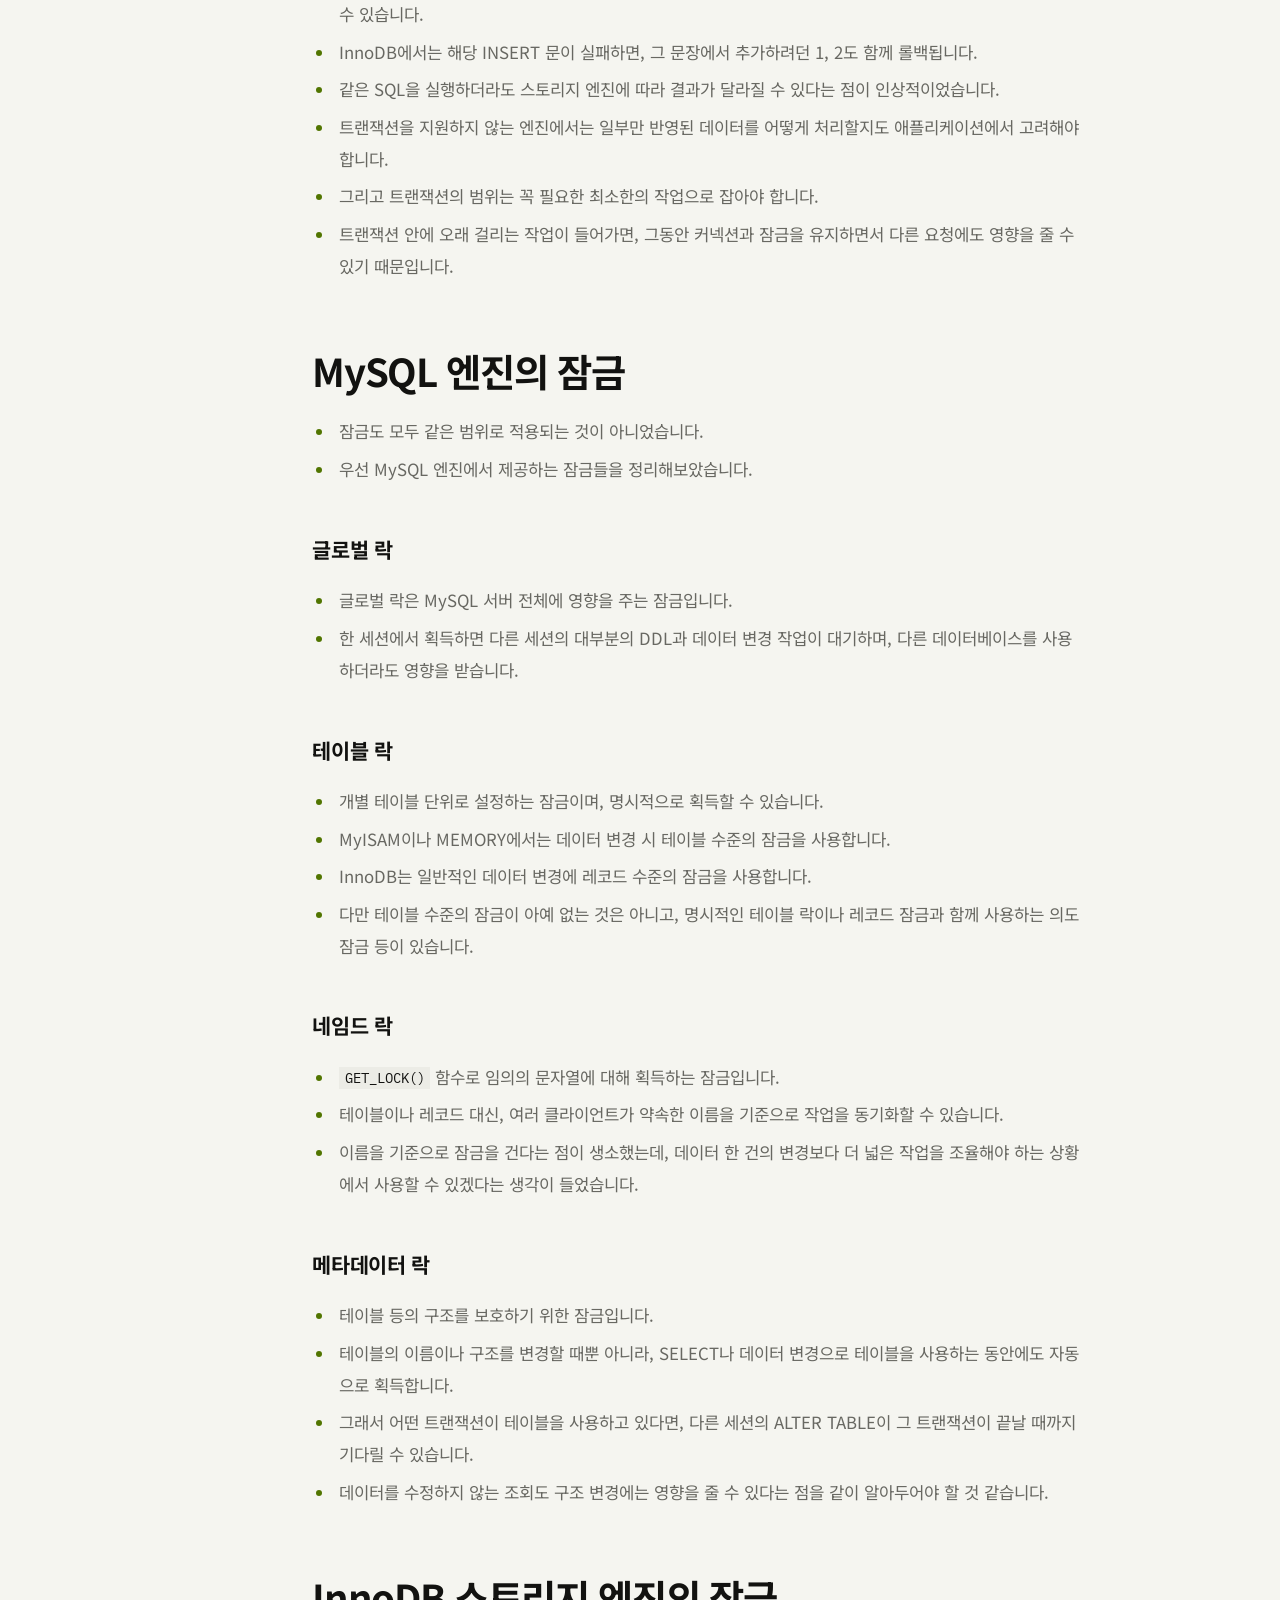
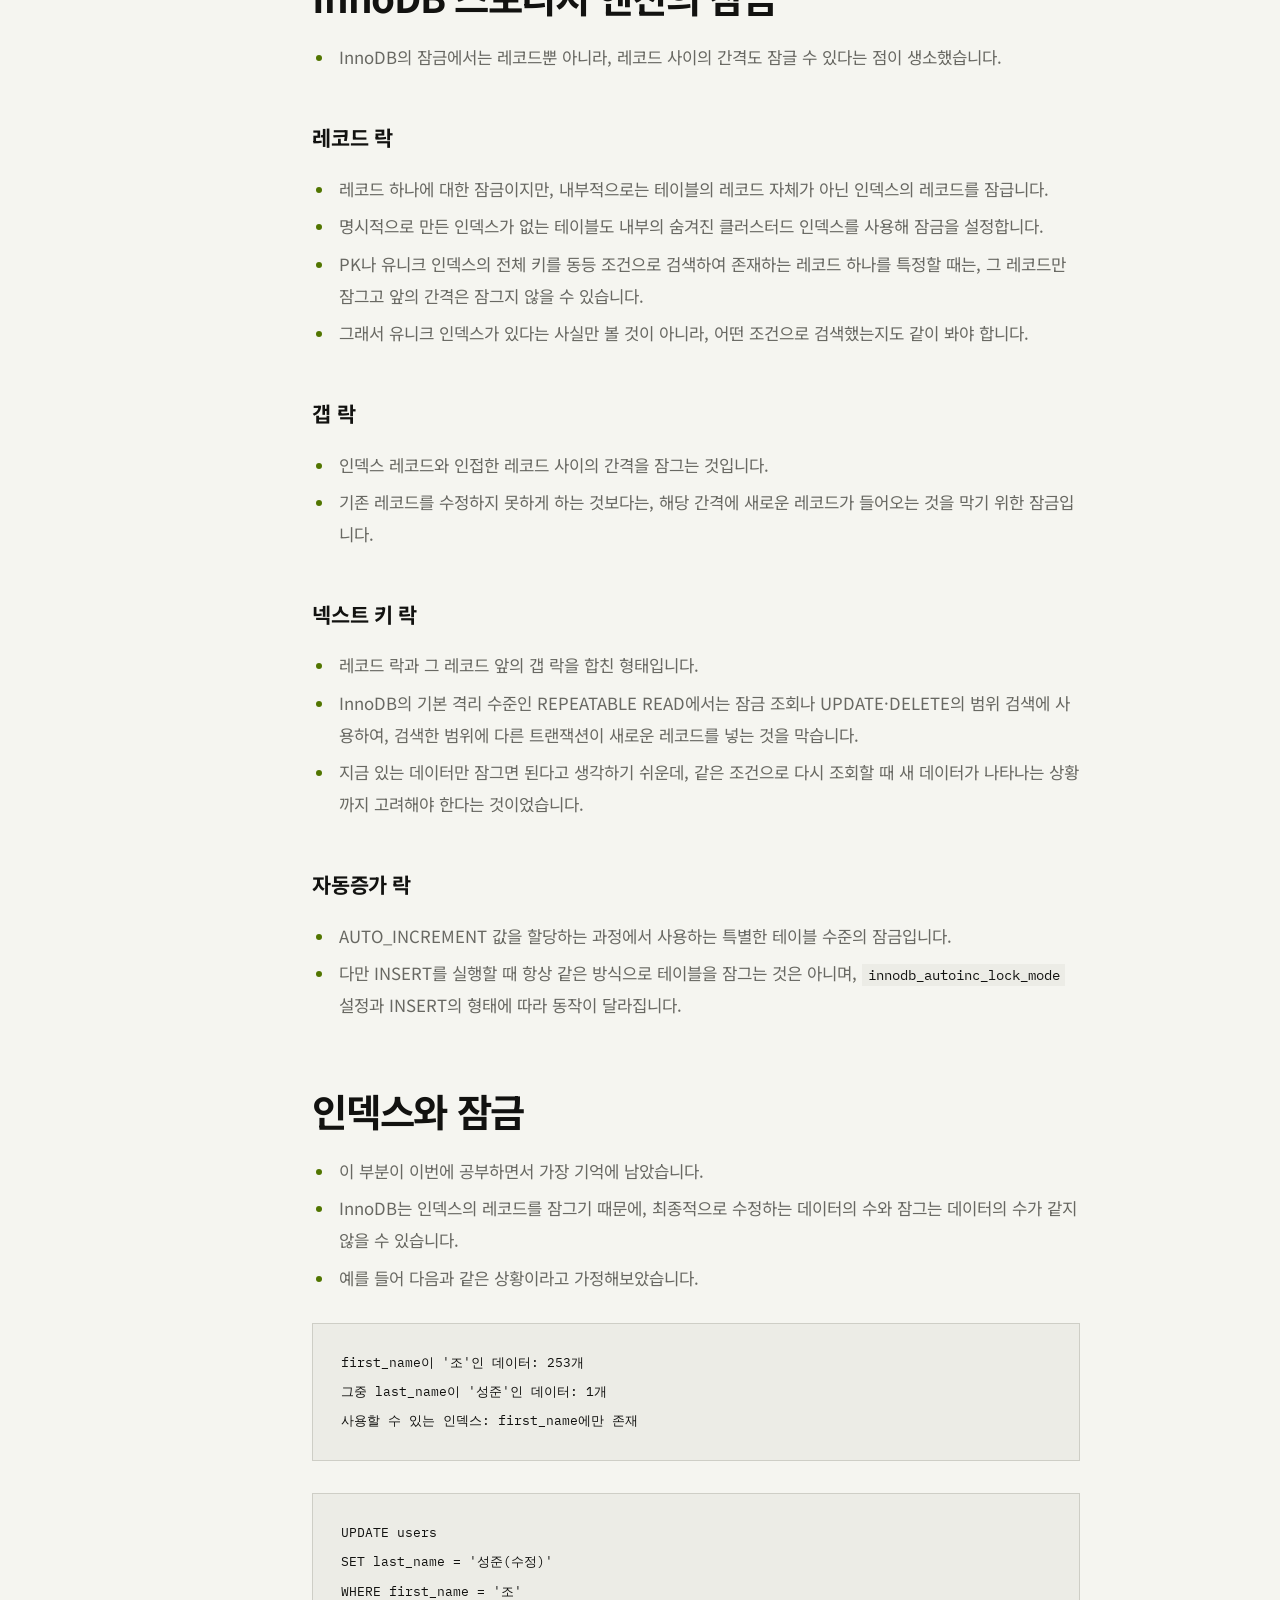
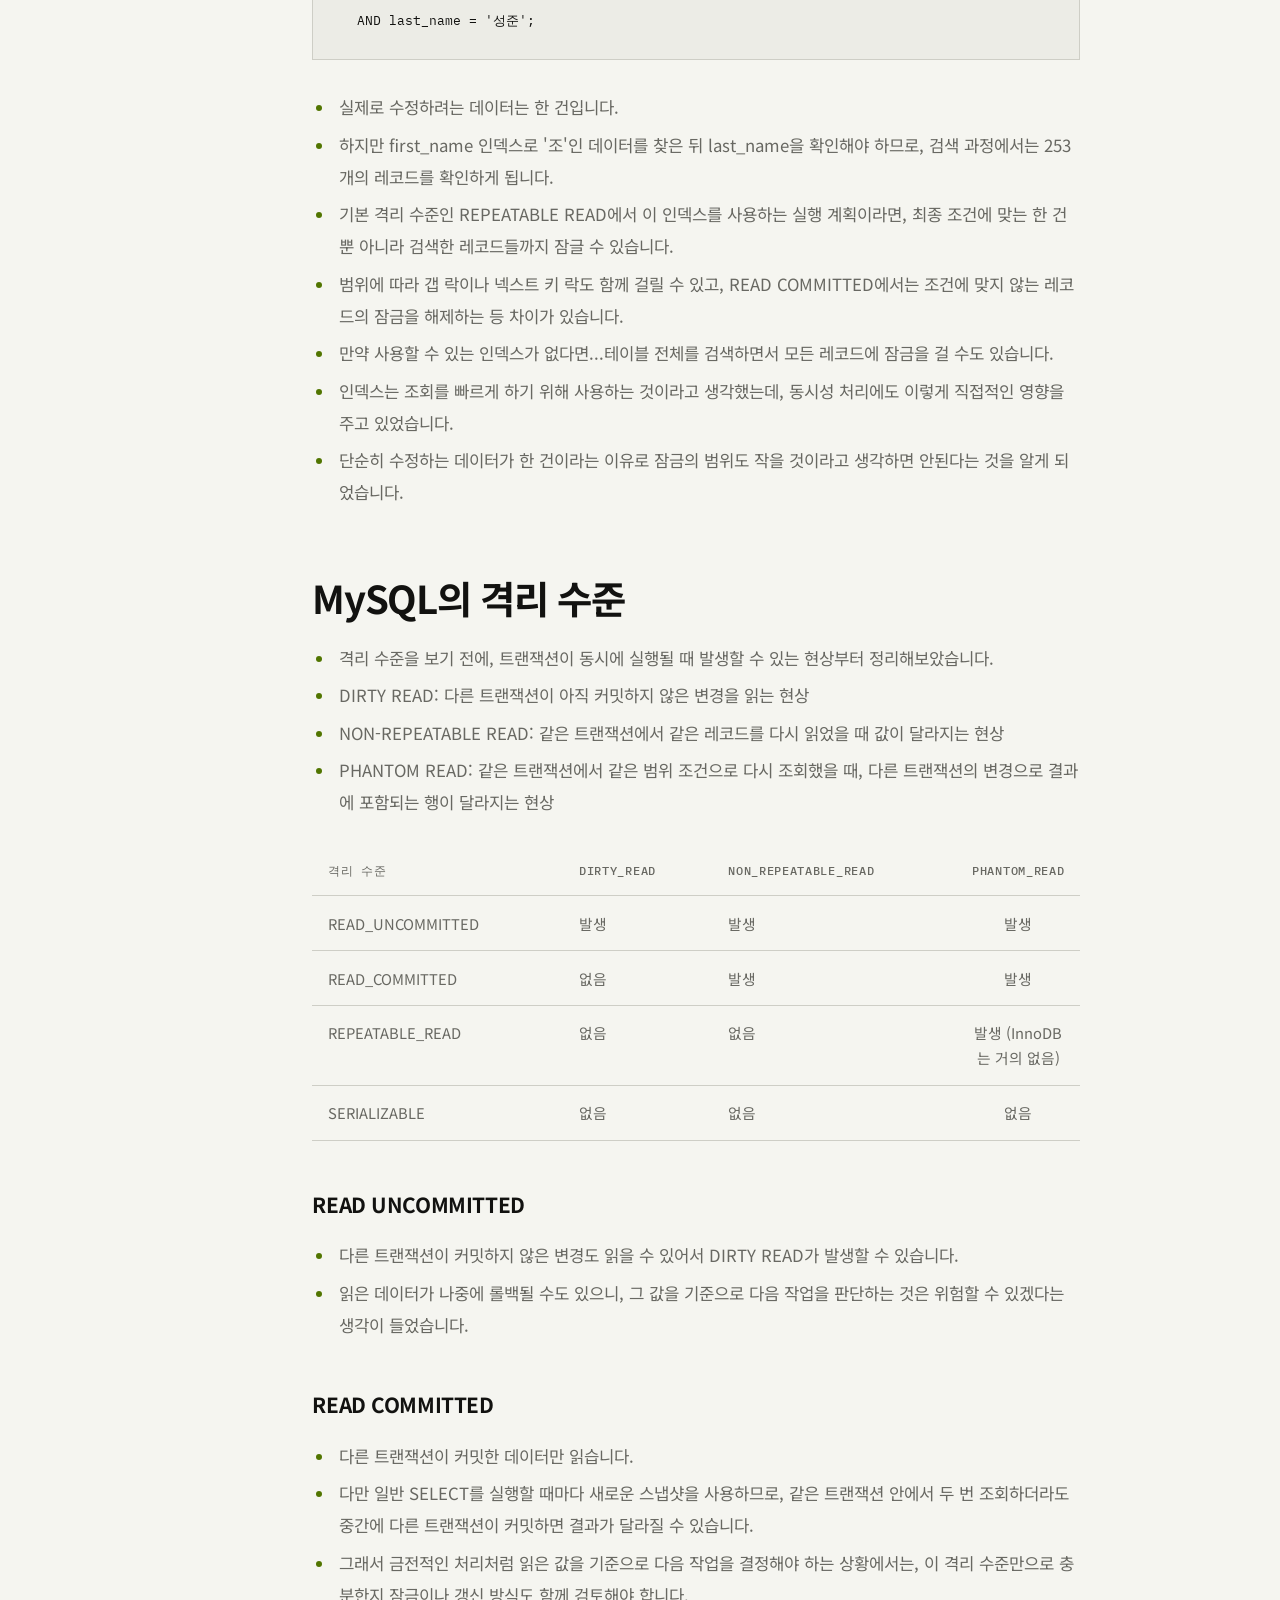
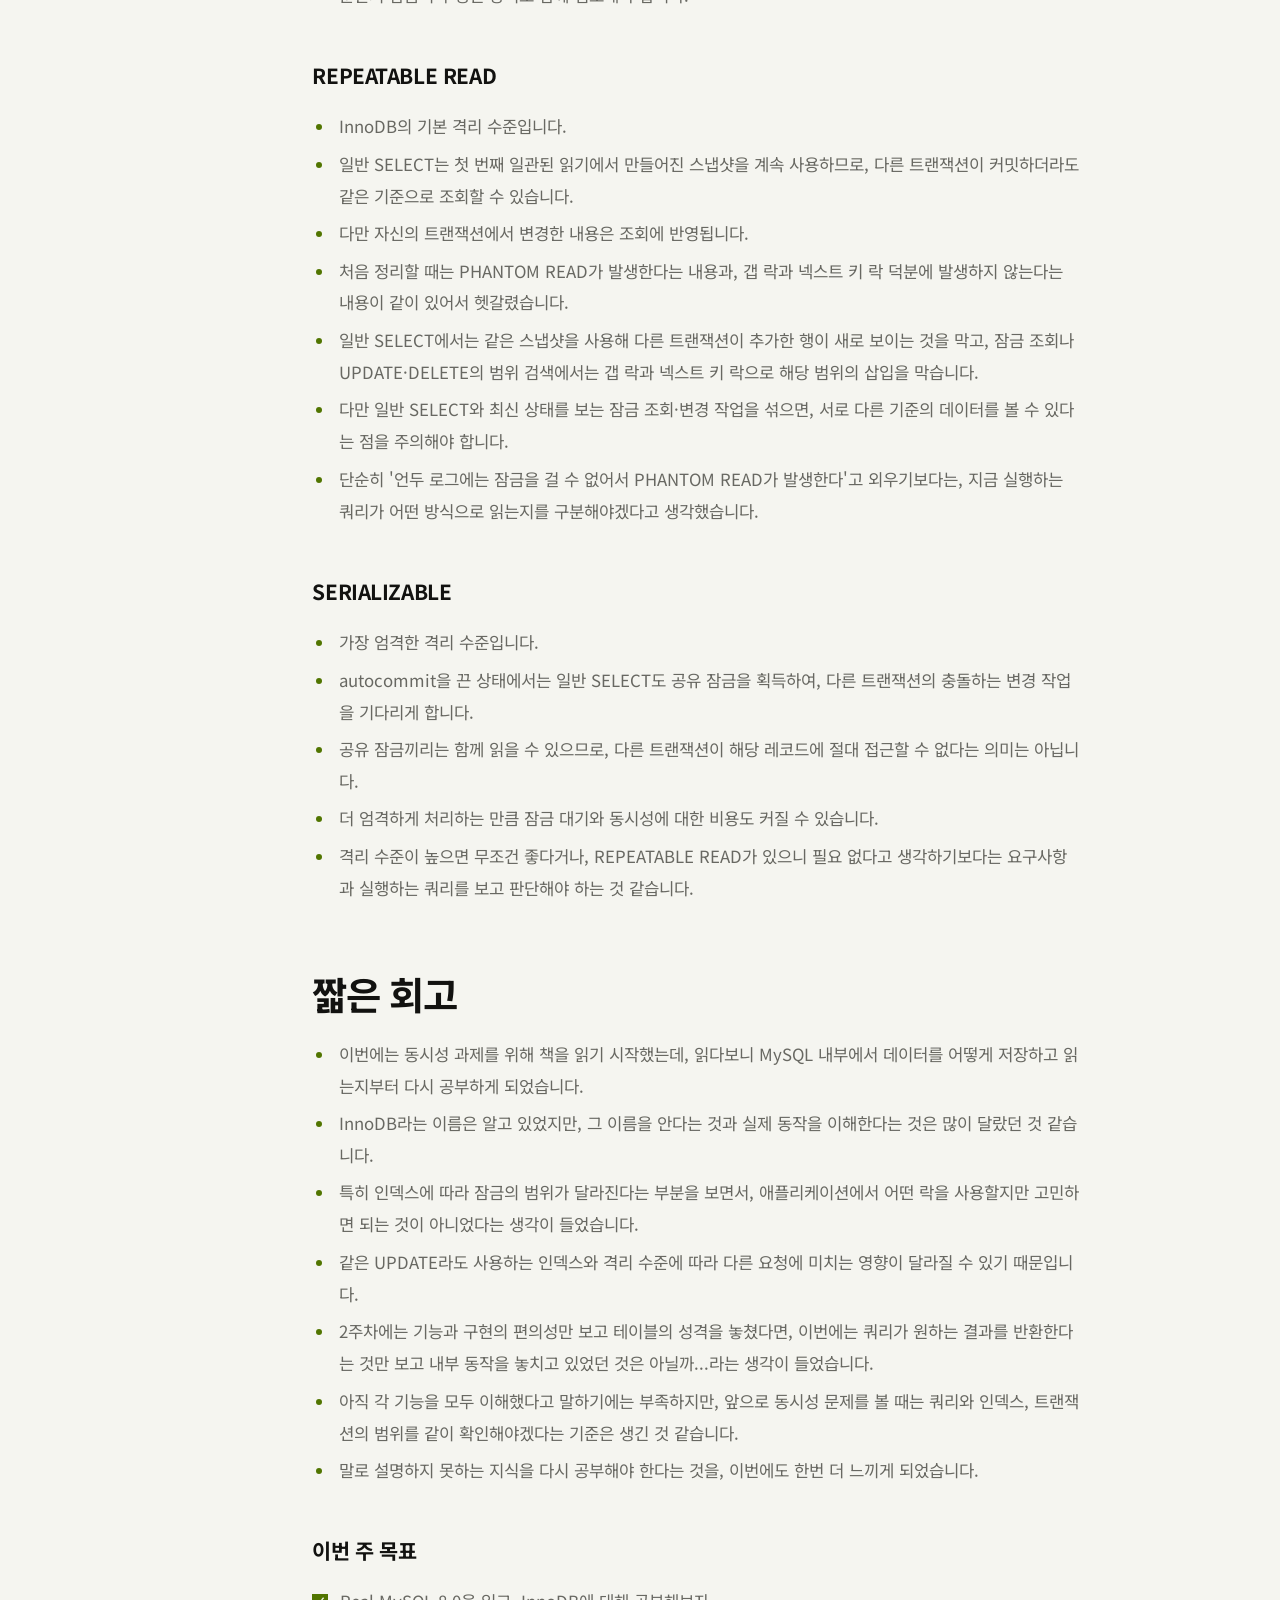
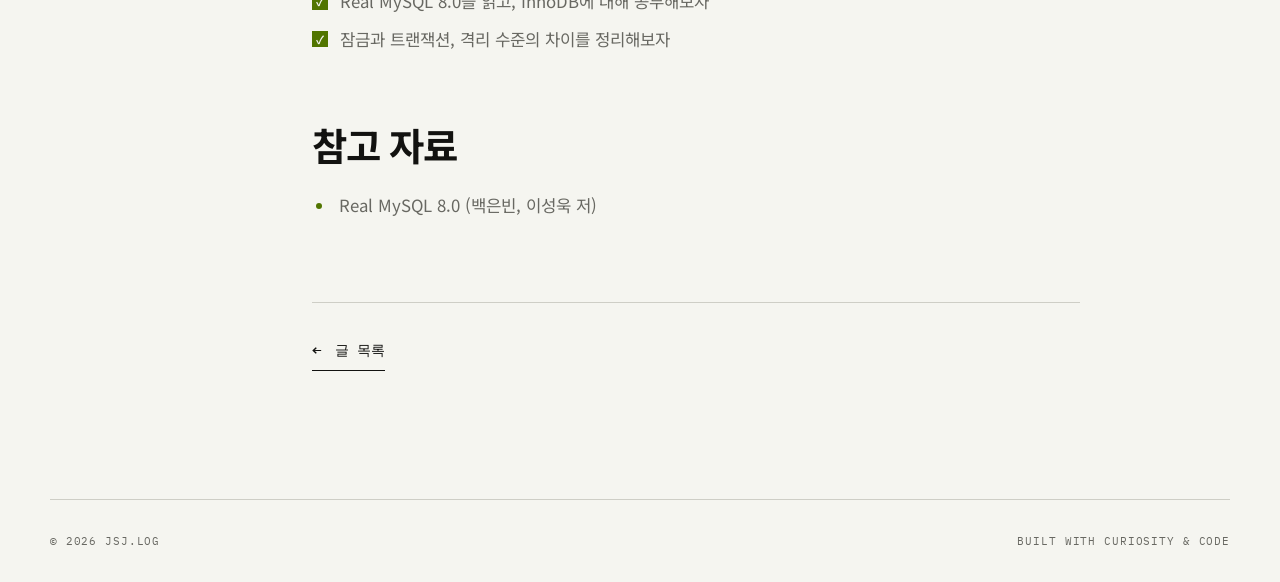
<file: posts/loopers-week-03.html>
<!doctype html>
<html lang="ko" data-theme="dark">
  <head>
    <meta charset="UTF-8" />
    <meta name="viewport" content="width=device-width, initial-scale=1.0" />
    <meta
      name="description"
      content="이름만 알았던 InnoDB를 공부하며, 인덱스와 트랜잭션, 잠금이 어떻게 연결되는지 정리합니다."
    />
    <meta name="theme-color" content="#0a0a0a" />
    <title>루퍼스 3주차 기록: InnoDB에 대해 — JSJ.LOG</title>
    <link rel="preconnect" href="https://fonts.googleapis.com" />
    <link rel="preconnect" href="https://fonts.gstatic.com" crossorigin />
    <link
      href="https://fonts.googleapis.com/css2?family=IBM+Plex+Mono:wght@400;500;600&amp;family=Noto+Sans+KR:wght@400;500;600;700;800&amp;display=swap"
      rel="stylesheet"
    />
    <link rel="stylesheet" href="../styles.css" />
    <script>
      const savedTheme = localStorage.getItem("theme");
      const preferredTheme = window.matchMedia("(prefers-color-scheme: light)").matches
        ? "light"
        : "dark";
      document.documentElement.dataset.theme = savedTheme || preferredTheme;
    </script>
  </head>
  <body>
    <a class="skip-link" href="#main-content">본문으로 바로가기</a>

    <header class="site-header">
      <a class="brand" href="../index.html" aria-label="JSJ.LOG 홈">
        <span class="brand-mark" aria-hidden="true">{ }</span>
        <span>JSJ.LOG</span>
      </a>

      <nav class="site-nav" aria-label="주요 메뉴">
        <a href="../index.html#writing">Writing</a>
        <a href="../index.html#about">About</a>
        <a href="https://github.com/jsjouo249" target="_blank" rel="noreferrer">GitHub</a>
      </nav>

      <button class="theme-toggle" type="button" aria-label="밝은 테마로 전환">
        <svg class="sun-icon" aria-hidden="true" viewBox="0 0 24 24">
          <circle cx="12" cy="12" r="4" />
          <path d="M12 2v2M12 20v2M4.93 4.93l1.42 1.42M17.66 17.66l1.41 1.41M2 12h2M20 12h2M4.93 19.07l1.42-1.42M17.66 6.34l1.41-1.41" />
        </svg>
        <svg class="moon-icon" aria-hidden="true" viewBox="0 0 24 24">
          <path d="M21 12.79A9 9 0 1 1 11.21 3 7 7 0 0 0 21 12.79Z" />
        </svg>
      </button>
    </header>

    <main class="article-main" id="main-content">
      <header class="article-hero">
        <div class="article-meta">
          <span>WEEKLY</span>
          <time datetime="2026-10-07">2026. 10. 07</time>
        </div>
        <div>
          <p class="article-kicker">LOOPERS · WEEK 03</p>
          <h1>루퍼스 3주차 기록: InnoDB에 대해</h1>
          <p class="article-description">
            이름만 알았던 InnoDB를 공부하며, 인덱스와 트랜잭션, 잠금이 어떻게 연결되는지 정리합니다.
          </p>
        </div>
      </header>

      <div class="article-layout">
        <aside class="article-aside" aria-label="글 태그">
          <p>TAGS</p>
          <div class="article-tags">
            <span>#loopers</span>
            <span>#weekly</span>
            <span>#learning</span>
          </div>
        </aside>

        <article class="article-body">
<h2>이름만 알고 있던 InnoDB에 대해</h2>
<ul>
<li>이번 주차의 주제는 동시성이었습니다.</li>
<li>멘토님께서 Real MySQL 8.0을 읽어보라고 말씀해주셨고, 책을 읽다보니...MySQL을 사용하면서도 InnoDB 엔진에 대해서는 아는 것이 거의 없다는 생각이 들었습니다.</li>
<li>마침 이번 주차에는 연휴도 있어서, 해당 부분을 조금 더 공부하게 되었습니다.</li>
<li>그래서 이번에는 InnoDB에 대해 공부한 내용을 정리해보려고 합니다.</li>
<li>처음엔 동시성과는 조금 다른 주제를 공부하는 것 같았지만, 인덱스와 트랜잭션, 잠금까지 읽고 나니 결국 동시성과 연결되는 내용이었다는 생각이 들었습니다.</li>
</ul>
<h2>MySQL 엔진과 스토리지 엔진</h2>
<ul>
<li>우선 MySQL 서버는 크게 MySQL 엔진과 스토리지 엔진으로 나누어 볼 수 있습니다.</li>
<li>MySQL 엔진: 클라이언트의 접속과 쿼리 요청을 처리하고, SQL을 분석하여 실행 계획을 결정하는 부분</li>
<li>스토리지 엔진: 실제 데이터를 디스크에 저장하거나 읽어오는 부분</li>
<li>MySQL 엔진에는 커넥션 핸들러와 SQL 파서, 전처리기, 옵티마이저 등이 있으며, SQL을 어떻게 실행할지 판단하는 역할을 합니다.</li>
<li>스토리지 엔진은 그 실행 계획에 따라 실제 데이터를 읽고 쓰는 역할을 하고, 이번에 공부한 InnoDB가 여기에 해당합니다.</li>
<li>MySQL을 사용한다는 것만 생각했지, 내부에서 이렇게 역할이 나뉘어 있다는 것은 크게 생각해보지 않았던 것 같습니다.</li>
</ul>
<h2>InnoDB</h2>
<ul>
<li>InnoDB는 레코드 수준의 잠금과 트랜잭션을 지원하는 스토리지 엔진입니다.</li>
<li>테이블 전체가 아닌 필요한 레코드를 잠글 수 있기 때문에, 여러 요청이 동시에 들어오는 상황에서도 서로 다른 레코드에 대한 작업을 함께 처리할 수 있습니다.</li>
<li>다만 레코드 수준의 잠금이라고 해서, 실제로 수정할 레코드만 잠기는 것은 아니었습니다.</li>
<li>이 부분은 뒤에서 인덱스와 잠금을 같이 보면서 다시 정리하게 되었습니다.</li>
</ul>
<h3>프라이머리 키에 의한 클러스터링</h3>
<ul>
<li>InnoDB는 PK가 있으면 이를 클러스터드 인덱스로 사용하며, 그 인덱스의 리프 페이지에 실제 레코드가 저장됩니다.</li>
<li>레코드는 PK 값의 순서로 정렬되어 관리되는데, 이것을 디스크의 모든 위치가 PK 순서대로 연속해서 배치된다는 의미로 이해하면 안 될 것 같습니다.</li>
<li>세컨더리 인덱스에는 레코드의 물리적인 주소 대신 PK 값이 들어갑니다.</li>
<li>그래서 세컨더리 인덱스로 검색한 뒤, 실제 레코드가 필요하면 PK를 이용해 클러스터드 인덱스를 다시 검색하는 구조입니다.</li>
<li>PK가 없는 경우에는 인덱스를 구성하는 모든 컬럼이 NOT NULL인 첫 번째 유니크 인덱스를 사용하고, 그것도 없다면 내부적으로 숨겨진 클러스터드 인덱스를 생성합니다.</li>
</ul>
<h3>외래 키 지원</h3>
<ul>
<li>InnoDB는 외래 키를 지원하며, 부모 테이블과 자식 테이블 사이의 참조 관계를 확인해줍니다.</li>
<li>다만 관계를 확인하는 과정에서도 잠금이 필요하기 때문에, 외래 키가 단순히 데이터의 관계만 표현하는 것은 아니라는 생각이 들었습니다.</li>
</ul>
<h3>MVCC와 잠금 없는 일관된 읽기</h3>
<ul>
<li>MVCC는 Multi Version Concurrency Control의 약자로, 하나의 레코드에 대해 여러 버전을 관리하는 방식입니다.</li>
<li>InnoDB는 변경 이전의 데이터를 복원하는 데 필요한 정보를 언두 로그에 남기고, 조회하는 트랜잭션에 맞는 버전을 보여줍니다.</li>
<li>예를 들어 다른 트랜잭션에서 데이터를 수정하고 있더라도, 일반 SELECT에서는 수정이 끝날 때까지 기다리는 대신 자신이 볼 수 있는 이전 버전을 읽을 수 있습니다.</li>
<li>이렇게 읽기와 쓰기가 서로를 불필요하게 기다리지 않도록 하는 것이 잠금 없는 일관된 읽기라고 이해했습니다.</li>
<li>다만 모든 SELECT가 같은 방식으로 동작하는 것은 아닙니다.</li>
<li>READ COMMITTED와 REPEATABLE READ의 일반 SELECT는 일관된 읽기를 사용하지만, <code>SELECT ... FOR UPDATE</code> 같은 잠금 조회는 실제로 잠금을 획득합니다.</li>
<li>READ UNCOMMITTED는 커밋되지 않은 변경도 읽을 수 있어서, 일관된 읽기와는 구분해야 합니다.</li>
<li>이 부분을 읽으면서 버퍼 풀과 데이터 파일이 항상 같은 상태라고 생각하면 안된다는 것도 알게 되었습니다.</li>
<li>메모리에서 변경된 내용은 나중에 데이터 파일에 기록될 수 있으며, 그 사이의 복구를 위해 리두 로그 같은 장치가 필요합니다.</li>
</ul>
<h3>자동 데드락 감지와 장애 복구</h3>
<ul>
<li>서로 다른 트랜잭션이 상대방의 잠금이 풀리기만 기다리면, 어느 쪽도 작업을 진행하지 못하는 데드락이 발생할 수 있습니다.</li>
<li>InnoDB는 데드락 감지가 활성화되어 있으면 이를 감지하고, 트랜잭션 하나를 롤백하여 대기 상태를 풀어줍니다.</li>
<li>이때 삽입·수정·삭제한 행의 수가 적은 트랜잭션을 우선 선택하려고 합니다.</li>
<li>상대적으로 되돌려야 하는 작업이 적기 때문이라고 이해했습니다.</li>
<li>또한 서버가 비정상적으로 종료되더라도 데이터를 복구할 수 있도록 여러 장치를 가지고 있습니다.</li>
<li>리두 로그, 언두 로그, Doublewrite Buffer가 각각 어떤 역할을 하는지 같이 봐야 이해가 되는 부분이었던 것 같습니다.</li>
</ul>
<h3>InnoDB 버퍼 풀</h3>
<ul>
<li>버퍼 풀은 데이터와 인덱스의 페이지를 메모리에 캐시해두는 공간입니다.</li>
<li>자주 사용하는 데이터를 매번 디스크에서 읽지 않고 메모리에서 가져올 수 있으며, 변경된 페이지를 모아서 나중에 디스크에 기록하는 역할도 합니다.</li>
<li>단순히 읽기를 빠르게 해주는 캐시라고만 생각했는데, 쓰기 작업을 처리하는 과정에서도 중요한 역할을 하고 있었습니다.</li>
</ul>
<h3>Doublewrite Buffer</h3>
<ul>
<li>데이터 페이지를 파일에 쓰는 도중 장애가 발생하면, 페이지의 일부만 기록될 수 있습니다.</li>
<li>Doublewrite Buffer는 실제 데이터 파일에 페이지를 기록하기 전에 별도의 공간에 먼저 기록해두고, 이런 상황에서 정상적인 페이지를 복구할 수 있게 해주는 장치입니다.</li>
<li>이름만 봤을 때는 데이터를 두 번 쓰는 것이 비효율적인 게 아닐까 싶었지만, 페이지가 불완전하게 기록되는 상황에 대비하기 위한 것이었습니다.</li>
</ul>
<h3>언두 로그와 리두 로그</h3>
<ul>
<li>처음엔 둘 다 로그라서 비슷한 역할을 하는 것 같았는데, 필요한 이유가 달랐습니다.</li>
<li>언두 로그: 변경 이전의 데이터를 복원하기 위한 정보이며, 롤백과 MVCC에 사용</li>
<li>리두 로그: 변경 내용을 다시 적용하기 위한 정보이며, 장애 발생 후 복구에 사용</li>
<li>로그 버퍼: 리두 로그를 디스크에 기록하기 전에 메모리에 모아두는 공간</li>
<li>언두 로그는 변경을 되돌리거나 이전 버전을 읽기 위한 것이고, 리두 로그는 데이터 파일에 반영되지 못한 변경을 복구하기 위한 것이라고 정리했습니다.</li>
</ul>
<h3>체인지 버퍼</h3>
<ul>
<li>체인지 버퍼는 세컨더리 인덱스의 페이지가 버퍼 풀에 없을 때, 변경 내용을 따로 모아두었다가 나중에 해당 페이지에 반영하는 구조입니다.</li>
<li>변경할 때마다 디스크에서 인덱스 페이지를 읽어오는 작업을 줄이기 위해 사용합니다.</li>
<li>다만 모든 인덱스에 사용할 수 있는 것은 아니며, 일반적으로 중복 확인이 필요하지 않은 비유니크 세컨더리 인덱스의 변경에 사용됩니다.</li>
<li>메모리뿐 아니라 디스크에도 유지되는 구조라서, 단순한 임시 메모리 공간이라고만 이해하면 부족할 것 같습니다.</li>
</ul>
<h3>어댑티브 해시 인덱스</h3>
<ul>
<li>InnoDB가 자주 사용하는 검색 패턴을 확인하고, 도움이 된다고 판단하면 자동으로 만드는 해시 인덱스입니다.</li>
<li>B-Tree를 매번 탐색하는 비용을 줄이기 위한 기능이며, <code>innodb_adaptive_hash_index</code> 설정으로 제어할 수 있습니다.</li>
<li>자동으로 만들어준다고 해서 모든 상황에서 성능이 좋아지는 것은 아니고, 요청의 특성에 따라 잠금 경합 등 추가 비용이 생길 수도 있습니다.</li>
<li>결국 이런 기능들도 이름과 목적만 보고 좋다고 판단하기보다는, 실제 사용하는 상황을 같이 봐야 하는 것 같습니다.</li>
<li>여기까지가 엔진에 대한 내용입니다...</li>
<li>생소한 내용이 너무 많아서, 이런 것도 모른 채로 작업을 하고 있었구나...라는 생각이 들었습니다.</li>
<li>그리고 지금까지의 실무와 조금 더 직접적으로 연결된다고 생각한 인덱스와 트랜잭션, 잠금도 같이 공부해보았습니다.</li>
</ul>
<h2>인덱스</h2>
<ul>
<li>책에서는 인덱스를 SortedList와 ArrayList에 빗대어 설명하고 있었습니다.</li>
<li>정렬된 상태로 데이터를 유지하면 원하는 값을 빠르게 찾을 수 있지만, 데이터를 추가하거나 변경할 때는 그 정렬 상태를 유지하기 위한 비용이 필요합니다.</li>
<li>인덱스도 비슷하게, 데이터를 저장하고 변경하는 성능의 일부를 희생하여 읽기 성능을 높이는 구조라고 이해했습니다.</li>
<li>그래서 조회가 빠르다는 이유만으로 인덱스를 많이 만드는 것이 좋은 것은 아니었습니다.</li>
</ul>
<h3>B-Tree 인덱스</h3>
<ul>
<li>B-Tree는 균형을 유지하는 트리 구조이며, 루트 노드와 브랜치 노드, 리프 노드로 구성됩니다.</li>
<li>InnoDB에서는 클러스터드 인덱스의 리프 페이지에 실제 레코드가 들어있습니다.</li>
<li>세컨더리 인덱스로 실제 레코드를 읽는 과정은 다음과 같습니다.</li>
<li>세컨더리 인덱스에서 조건에 맞는 값과 PK를 찾습니다.</li>
<li>찾은 PK를 이용해 클러스터드 인덱스를 검색합니다.</li>
<li>클러스터드 인덱스의 리프 페이지에서 레코드를 읽습니다.</li>
<li>다만 조회에 필요한 컬럼이 세컨더리 인덱스에 모두 들어있다면, 실제 레코드를 추가로 읽지 않는 커버링 인덱스 방식으로 처리할 수도 있습니다.</li>
<li>그래서 세컨더리 인덱스를 사용하면 무조건 두 번 검색한다고 이해하는 것은 정확하지 않았습니다.</li>
</ul>
<h3>인덱스 키의 추가·삭제·변경</h3>
<ul>
<li>인덱스 키를 추가할 때는 B-Tree에서 들어갈 위치를 찾고, 필요하면 페이지를 분리하면서 상위 노드까지 변경합니다.</li>
<li>단순히 값을 하나 넣는 것보다 더 많은 작업이 생길 수 있습니다.</li>
<li>삭제할 때는 우선 삭제 표시를 남기고, 나중에 더 이상 필요하지 않을 때 정리합니다.</li>
<li>키 값을 변경하는 경우에는 기존 값을 삭제하고 새로운 값을 추가하는 방식으로 처리합니다.</li>
<li>이 과정을 보니, 인덱스가 많은 테이블에서 쓰기 작업의 비용이 커지는 이유도 조금은 이해가 되었습니다.</li>
</ul>
<h3>인덱스 검색</h3>
<ul>
<li>인덱스가 있다고 해서 모든 검색에 사용할 수 있는 것은 아닙니다.</li>
<li>인덱스가 있는 컬럼에 함수나 연산을 적용하면, 기존 인덱스의 정렬 순서를 그대로 이용하기 어려울 수 있습니다.</li>
<li>함수 기반 인덱스 등 별도의 대응 방법도 있지만, 우선은 쿼리에서 해당 인덱스를 실제로 사용할 수 있는지 확인하는 것이 중요하다고 생각했습니다.</li>
<li>그리고 인덱스는 조회 성능뿐 아니라 UPDATE와 DELETE에서 잠금의 범위에도 영향을 줍니다.</li>
<li>이 부분은 인덱스를 공부하면서 가장 다시 생각해보게 된 내용이었습니다.</li>
</ul>
<h3>다중 컬럼 인덱스와 정렬 순서</h3>
<ul>
<li>다중 컬럼 인덱스는 두 개 이상의 컬럼으로 구성된 인덱스입니다.</li>
<li>첫 번째 컬럼을 기준으로 정렬하고, 첫 번째 컬럼의 값이 같을 때 두 번째 컬럼을 기준으로 정렬합니다.</li>
<li>그래서 같은 컬럼들이 들어있더라도, 컬럼의 순서에 따라 사용할 수 있는 검색 조건이 달라집니다.</li>
<li>단순히 자주 사용하는 컬럼을 모아두는 것만으로는 부족하고, 실제 쿼리의 조건을 보고 순서를 정해야 하는 것 같습니다.</li>
<li>또한 인덱스의 컬럼은 오름차순이나 내림차순으로 정의할 수 있고, 스캔 방향도 달라질 수 있습니다.</li>
<li>ORDER BY가 있을 때는 인덱스의 컬럼 순서와 정렬 방향이 쿼리와 어떻게 맞는지도 확인해야 합니다.</li>
</ul>
<h3>유니크 인덱스와 외래 키</h3>
<ul>
<li>유니크 인덱스는 검색을 빠르게 해주는 역할과 함께, 값의 중복을 막는 제약 조건의 역할도 합니다.</li>
<li>다만 NULL을 허용하는 컬럼이라면 NULL은 여러 개 들어갈 수 있습니다.</li>
<li>중복을 허용해야 하는 컬럼에 유니크 인덱스를 사용할 수는 없으니, 검색 성능만을 위해서라면 일반 세컨더리 인덱스를 검토해야 합니다.</li>
<li>외래 키도 인덱스와 연결됩니다.</li>
<li>InnoDB는 외래 키를 확인하기 위한 인덱스를 필요로 하고, 부모나 자식의 관련 데이터를 변경할 때 참조 관계를 확인하는 과정에서 잠금 대기가 발생할 수 있습니다.</li>
<li>관계만 선언하면 끝나는 것이 아니라, 실제 변경 과정에서 어떤 영향을 주는지도 알아야겠다는 생각이 들었습니다.</li>
</ul>
<h2>트랜잭션</h2>
<ul>
<li>트랜잭션은 작업의 완전성을 보장해주는 것</li>
<li>하나의 논리적인 작업이 전부 적용되거나, 전부 적용되지 않도록 보장하는 것입니다.</li>
<li>중간에 일부만 처리된 상태인 partial update가 남지 않도록 해주는 것이라고 이해했습니다.</li>
<li>잠금과 트랜잭션은 같이 이야기되는 경우가 많지만, 각각 필요한 이유를 구분해서 생각해보았습니다.</li>
<li>잠금: 여러 요청이 동시에 같은 데이터에 접근할 때 충돌을 제어</li>
<li>트랜잭션: 여러 변경을 하나의 작업으로 묶고, 실패하면 되돌려 작업의 완전성을 보장</li>
<li>다만 트랜잭션으로 묶었다는 것만으로 모든 동시성 문제가 해결되는 것은 아닙니다.</li>
<li>실제로 어떤 데이터를 읽고 잠그는지는 격리 수준과 쿼리도 함께 봐야 합니다.</li>
</ul>
<h3>MySQL에서의 트랜잭션</h3>
<ul>
<li>예를 들어 PK가 3인 데이터가 이미 있는 상태에서, 하나의 일반 INSERT 문으로 PK 1, 2, 3을 순서대로 추가한다고 가정해보았습니다.</li>
<li>MyISAM이나 MEMORY에서는 1, 2가 저장된 뒤 3에서 중복 오류가 발생하면, 앞에서 저장한 데이터가 남을 수 있습니다.</li>
<li>InnoDB에서는 해당 INSERT 문이 실패하면, 그 문장에서 추가하려던 1, 2도 함께 롤백됩니다.</li>
<li>같은 SQL을 실행하더라도 스토리지 엔진에 따라 결과가 달라질 수 있다는 점이 인상적이었습니다.</li>
<li>트랜잭션을 지원하지 않는 엔진에서는 일부만 반영된 데이터를 어떻게 처리할지도 애플리케이션에서 고려해야 합니다.</li>
<li>그리고 트랜잭션의 범위는 꼭 필요한 최소한의 작업으로 잡아야 합니다.</li>
<li>트랜잭션 안에 오래 걸리는 작업이 들어가면, 그동안 커넥션과 잠금을 유지하면서 다른 요청에도 영향을 줄 수 있기 때문입니다.</li>
</ul>
<h2>MySQL 엔진의 잠금</h2>
<ul>
<li>잠금도 모두 같은 범위로 적용되는 것이 아니었습니다.</li>
<li>우선 MySQL 엔진에서 제공하는 잠금들을 정리해보았습니다.</li>
</ul>
<h3>글로벌 락</h3>
<ul>
<li>글로벌 락은 MySQL 서버 전체에 영향을 주는 잠금입니다.</li>
<li>한 세션에서 획득하면 다른 세션의 대부분의 DDL과 데이터 변경 작업이 대기하며, 다른 데이터베이스를 사용하더라도 영향을 받습니다.</li>
</ul>
<h3>테이블 락</h3>
<ul>
<li>개별 테이블 단위로 설정하는 잠금이며, 명시적으로 획득할 수 있습니다.</li>
<li>MyISAM이나 MEMORY에서는 데이터 변경 시 테이블 수준의 잠금을 사용합니다.</li>
<li>InnoDB는 일반적인 데이터 변경에 레코드 수준의 잠금을 사용합니다.</li>
<li>다만 테이블 수준의 잠금이 아예 없는 것은 아니고, 명시적인 테이블 락이나 레코드 잠금과 함께 사용하는 의도 잠금 등이 있습니다.</li>
</ul>
<h3>네임드 락</h3>
<ul>
<li><code>GET_LOCK()</code> 함수로 임의의 문자열에 대해 획득하는 잠금입니다.</li>
<li>테이블이나 레코드 대신, 여러 클라이언트가 약속한 이름을 기준으로 작업을 동기화할 수 있습니다.</li>
<li>이름을 기준으로 잠금을 건다는 점이 생소했는데, 데이터 한 건의 변경보다 더 넓은 작업을 조율해야 하는 상황에서 사용할 수 있겠다는 생각이 들었습니다.</li>
</ul>
<h3>메타데이터 락</h3>
<ul>
<li>테이블 등의 구조를 보호하기 위한 잠금입니다.</li>
<li>테이블의 이름이나 구조를 변경할 때뿐 아니라, SELECT나 데이터 변경으로 테이블을 사용하는 동안에도 자동으로 획득합니다.</li>
<li>그래서 어떤 트랜잭션이 테이블을 사용하고 있다면, 다른 세션의 ALTER TABLE이 그 트랜잭션이 끝날 때까지 기다릴 수 있습니다.</li>
<li>데이터를 수정하지 않는 조회도 구조 변경에는 영향을 줄 수 있다는 점을 같이 알아두어야 할 것 같습니다.</li>
</ul>
<h2>InnoDB 스토리지 엔진의 잠금</h2>
<ul>
<li>InnoDB의 잠금에서는 레코드뿐 아니라, 레코드 사이의 간격도 잠글 수 있다는 점이 생소했습니다.</li>
</ul>
<h3>레코드 락</h3>
<ul>
<li>레코드 하나에 대한 잠금이지만, 내부적으로는 테이블의 레코드 자체가 아닌 인덱스의 레코드를 잠급니다.</li>
<li>명시적으로 만든 인덱스가 없는 테이블도 내부의 숨겨진 클러스터드 인덱스를 사용해 잠금을 설정합니다.</li>
<li>PK나 유니크 인덱스의 전체 키를 동등 조건으로 검색하여 존재하는 레코드 하나를 특정할 때는, 그 레코드만 잠그고 앞의 간격은 잠그지 않을 수 있습니다.</li>
<li>그래서 유니크 인덱스가 있다는 사실만 볼 것이 아니라, 어떤 조건으로 검색했는지도 같이 봐야 합니다.</li>
</ul>
<h3>갭 락</h3>
<ul>
<li>인덱스 레코드와 인접한 레코드 사이의 간격을 잠그는 것입니다.</li>
<li>기존 레코드를 수정하지 못하게 하는 것보다는, 해당 간격에 새로운 레코드가 들어오는 것을 막기 위한 잠금입니다.</li>
</ul>
<h3>넥스트 키 락</h3>
<ul>
<li>레코드 락과 그 레코드 앞의 갭 락을 합친 형태입니다.</li>
<li>InnoDB의 기본 격리 수준인 REPEATABLE READ에서는 잠금 조회나 UPDATE·DELETE의 범위 검색에 사용하여, 검색한 범위에 다른 트랜잭션이 새로운 레코드를 넣는 것을 막습니다.</li>
<li>지금 있는 데이터만 잠그면 된다고 생각하기 쉬운데, 같은 조건으로 다시 조회할 때 새 데이터가 나타나는 상황까지 고려해야 한다는 것이었습니다.</li>
</ul>
<h3>자동증가 락</h3>
<ul>
<li>AUTO_INCREMENT 값을 할당하는 과정에서 사용하는 특별한 테이블 수준의 잠금입니다.</li>
<li>다만 INSERT를 실행할 때 항상 같은 방식으로 테이블을 잠그는 것은 아니며, <code>innodb_autoinc_lock_mode</code> 설정과 INSERT의 형태에 따라 동작이 달라집니다.</li>
</ul>
<h2>인덱스와 잠금</h2>
<ul>
<li>이 부분이 이번에 공부하면서 가장 기억에 남았습니다.</li>
<li>InnoDB는 인덱스의 레코드를 잠그기 때문에, 최종적으로 수정하는 데이터의 수와 잠그는 데이터의 수가 같지 않을 수 있습니다.</li>
<li>예를 들어 다음과 같은 상황이라고 가정해보았습니다.</li>
</ul>
<pre><code class="language-text">first_name이 &#39;조&#39;인 데이터: 253개
그중 last_name이 &#39;성준&#39;인 데이터: 1개
사용할 수 있는 인덱스: first_name에만 존재
</code></pre>
<pre><code class="language-sql">UPDATE users
SET last_name = &#39;성준(수정)&#39;
WHERE first_name = &#39;조&#39;
  AND last_name = &#39;성준&#39;;
</code></pre>
<ul>
<li>실제로 수정하려는 데이터는 한 건입니다.</li>
<li>하지만 first_name 인덱스로 &#39;조&#39;인 데이터를 찾은 뒤 last_name을 확인해야 하므로, 검색 과정에서는 253개의 레코드를 확인하게 됩니다.</li>
<li>기본 격리 수준인 REPEATABLE READ에서 이 인덱스를 사용하는 실행 계획이라면, 최종 조건에 맞는 한 건뿐 아니라 검색한 레코드들까지 잠글 수 있습니다.</li>
<li>범위에 따라 갭 락이나 넥스트 키 락도 함께 걸릴 수 있고, READ COMMITTED에서는 조건에 맞지 않는 레코드의 잠금을 해제하는 등 차이가 있습니다.</li>
<li>만약 사용할 수 있는 인덱스가 없다면...테이블 전체를 검색하면서 모든 레코드에 잠금을 걸 수도 있습니다.</li>
<li>인덱스는 조회를 빠르게 하기 위해 사용하는 것이라고 생각했는데, 동시성 처리에도 이렇게 직접적인 영향을 주고 있었습니다.</li>
<li>단순히 수정하는 데이터가 한 건이라는 이유로 잠금의 범위도 작을 것이라고 생각하면 안된다는 것을 알게 되었습니다.</li>
</ul>
<h2>MySQL의 격리 수준</h2>
<ul>
<li>격리 수준을 보기 전에, 트랜잭션이 동시에 실행될 때 발생할 수 있는 현상부터 정리해보았습니다.</li>
<li>DIRTY READ: 다른 트랜잭션이 아직 커밋하지 않은 변경을 읽는 현상</li>
<li>NON-REPEATABLE READ: 같은 트랜잭션에서 같은 레코드를 다시 읽었을 때 값이 달라지는 현상</li>
<li>PHANTOM READ: 같은 트랜잭션에서 같은 범위 조건으로 다시 조회했을 때, 다른 트랜잭션의 변경으로 결과에 포함되는 행이 달라지는 현상</li>
</ul>
<div class="article-table">
<table>
<thead>
<tr>
<th scope="col">격리 수준</th>
<th scope="col">DIRTY_READ</th>
<th scope="col">NON_REPEATABLE_READ</th>
<th scope="col">PHANTOM_READ</th>
</tr>
</thead>
<tbody><tr>
<td>READ_UNCOMMITTED</td>
<td>발생</td>
<td>발생</td>
<td>발생</td>
</tr>
<tr>
<td>READ_COMMITTED</td>
<td>없음</td>
<td>발생</td>
<td>발생</td>
</tr>
<tr>
<td>REPEATABLE_READ</td>
<td>없음</td>
<td>없음</td>
<td>발생 (InnoDB는 거의 없음)</td>
</tr>
<tr>
<td>SERIALIZABLE</td>
<td>없음</td>
<td>없음</td>
<td>없음</td>
</tr>
</tbody></table>
</div>
<h3>READ UNCOMMITTED</h3>
<ul>
<li>다른 트랜잭션이 커밋하지 않은 변경도 읽을 수 있어서 DIRTY READ가 발생할 수 있습니다.</li>
<li>읽은 데이터가 나중에 롤백될 수도 있으니, 그 값을 기준으로 다음 작업을 판단하는 것은 위험할 수 있겠다는 생각이 들었습니다.</li>
</ul>
<h3>READ COMMITTED</h3>
<ul>
<li>다른 트랜잭션이 커밋한 데이터만 읽습니다.</li>
<li>다만 일반 SELECT를 실행할 때마다 새로운 스냅샷을 사용하므로, 같은 트랜잭션 안에서 두 번 조회하더라도 중간에 다른 트랜잭션이 커밋하면 결과가 달라질 수 있습니다.</li>
<li>그래서 금전적인 처리처럼 읽은 값을 기준으로 다음 작업을 결정해야 하는 상황에서는, 이 격리 수준만으로 충분한지 잠금이나 갱신 방식도 함께 검토해야 합니다.</li>
</ul>
<h3>REPEATABLE READ</h3>
<ul>
<li>InnoDB의 기본 격리 수준입니다.</li>
<li>일반 SELECT는 첫 번째 일관된 읽기에서 만들어진 스냅샷을 계속 사용하므로, 다른 트랜잭션이 커밋하더라도 같은 기준으로 조회할 수 있습니다.</li>
<li>다만 자신의 트랜잭션에서 변경한 내용은 조회에 반영됩니다.</li>
<li>처음 정리할 때는 PHANTOM READ가 발생한다는 내용과, 갭 락과 넥스트 키 락 덕분에 발생하지 않는다는 내용이 같이 있어서 헷갈렸습니다.</li>
<li>일반 SELECT에서는 같은 스냅샷을 사용해 다른 트랜잭션이 추가한 행이 새로 보이는 것을 막고, 잠금 조회나 UPDATE·DELETE의 범위 검색에서는 갭 락과 넥스트 키 락으로 해당 범위의 삽입을 막습니다.</li>
<li>다만 일반 SELECT와 최신 상태를 보는 잠금 조회·변경 작업을 섞으면, 서로 다른 기준의 데이터를 볼 수 있다는 점을 주의해야 합니다.</li>
<li>단순히 &#39;언두 로그에는 잠금을 걸 수 없어서 PHANTOM READ가 발생한다&#39;고 외우기보다는, 지금 실행하는 쿼리가 어떤 방식으로 읽는지를 구분해야겠다고 생각했습니다.</li>
</ul>
<h3>SERIALIZABLE</h3>
<ul>
<li>가장 엄격한 격리 수준입니다.</li>
<li>autocommit을 끈 상태에서는 일반 SELECT도 공유 잠금을 획득하여, 다른 트랜잭션의 충돌하는 변경 작업을 기다리게 합니다.</li>
<li>공유 잠금끼리는 함께 읽을 수 있으므로, 다른 트랜잭션이 해당 레코드에 절대 접근할 수 없다는 의미는 아닙니다.</li>
<li>더 엄격하게 처리하는 만큼 잠금 대기와 동시성에 대한 비용도 커질 수 있습니다.</li>
<li>격리 수준이 높으면 무조건 좋다거나, REPEATABLE READ가 있으니 필요 없다고 생각하기보다는 요구사항과 실행하는 쿼리를 보고 판단해야 하는 것 같습니다.</li>
</ul>
<h2>짧은 회고</h2>
<ul>
<li>이번에는 동시성 과제를 위해 책을 읽기 시작했는데, 읽다보니 MySQL 내부에서 데이터를 어떻게 저장하고 읽는지부터 다시 공부하게 되었습니다.</li>
<li>InnoDB라는 이름은 알고 있었지만, 그 이름을 안다는 것과 실제 동작을 이해한다는 것은 많이 달랐던 것 같습니다.</li>
<li>특히 인덱스에 따라 잠금의 범위가 달라진다는 부분을 보면서, 애플리케이션에서 어떤 락을 사용할지만 고민하면 되는 것이 아니었다는 생각이 들었습니다.</li>
<li>같은 UPDATE라도 사용하는 인덱스와 격리 수준에 따라 다른 요청에 미치는 영향이 달라질 수 있기 때문입니다.</li>
<li>2주차에는 기능과 구현의 편의성만 보고 테이블의 성격을 놓쳤다면, 이번에는 쿼리가 원하는 결과를 반환한다는 것만 보고 내부 동작을 놓치고 있었던 것은 아닐까...라는 생각이 들었습니다.</li>
<li>아직 각 기능을 모두 이해했다고 말하기에는 부족하지만, 앞으로 동시성 문제를 볼 때는 쿼리와 인덱스, 트랜잭션의 범위를 같이 확인해야겠다는 기준은 생긴 것 같습니다.</li>
<li>말로 설명하지 못하는 지식을 다시 공부해야 한다는 것을, 이번에도 한번 더 느끼게 되었습니다.</li>
</ul>
<h3>이번 주 목표</h3>
<ul class="task-list">
<li class="is-done">Real MySQL 8.0을 읽고, InnoDB에 대해 공부해보자</li>
<li class="is-done">잠금과 트랜잭션, 격리 수준의 차이를 정리해보자</li>
</ul>
<h2>참고 자료</h2>
<ul>
<li>Real MySQL 8.0 (백은빈, 이성욱 저)</li>
</ul>

          <nav class="article-footer-nav" aria-label="글 탐색">
            <a class="text-link" href="../index.html#writing"><span aria-hidden="true">←</span> 글 목록</a>
          </nav>
        </article>
      </div>
    </main>

    <footer class="site-footer">
      <p>© <span id="current-year">2026</span> JSJ.LOG</p>
      <p>BUILT WITH CURIOSITY &amp; CODE</p>
    </footer>

    <script src="../script.js"></script>
  </body>
</html>
</file>
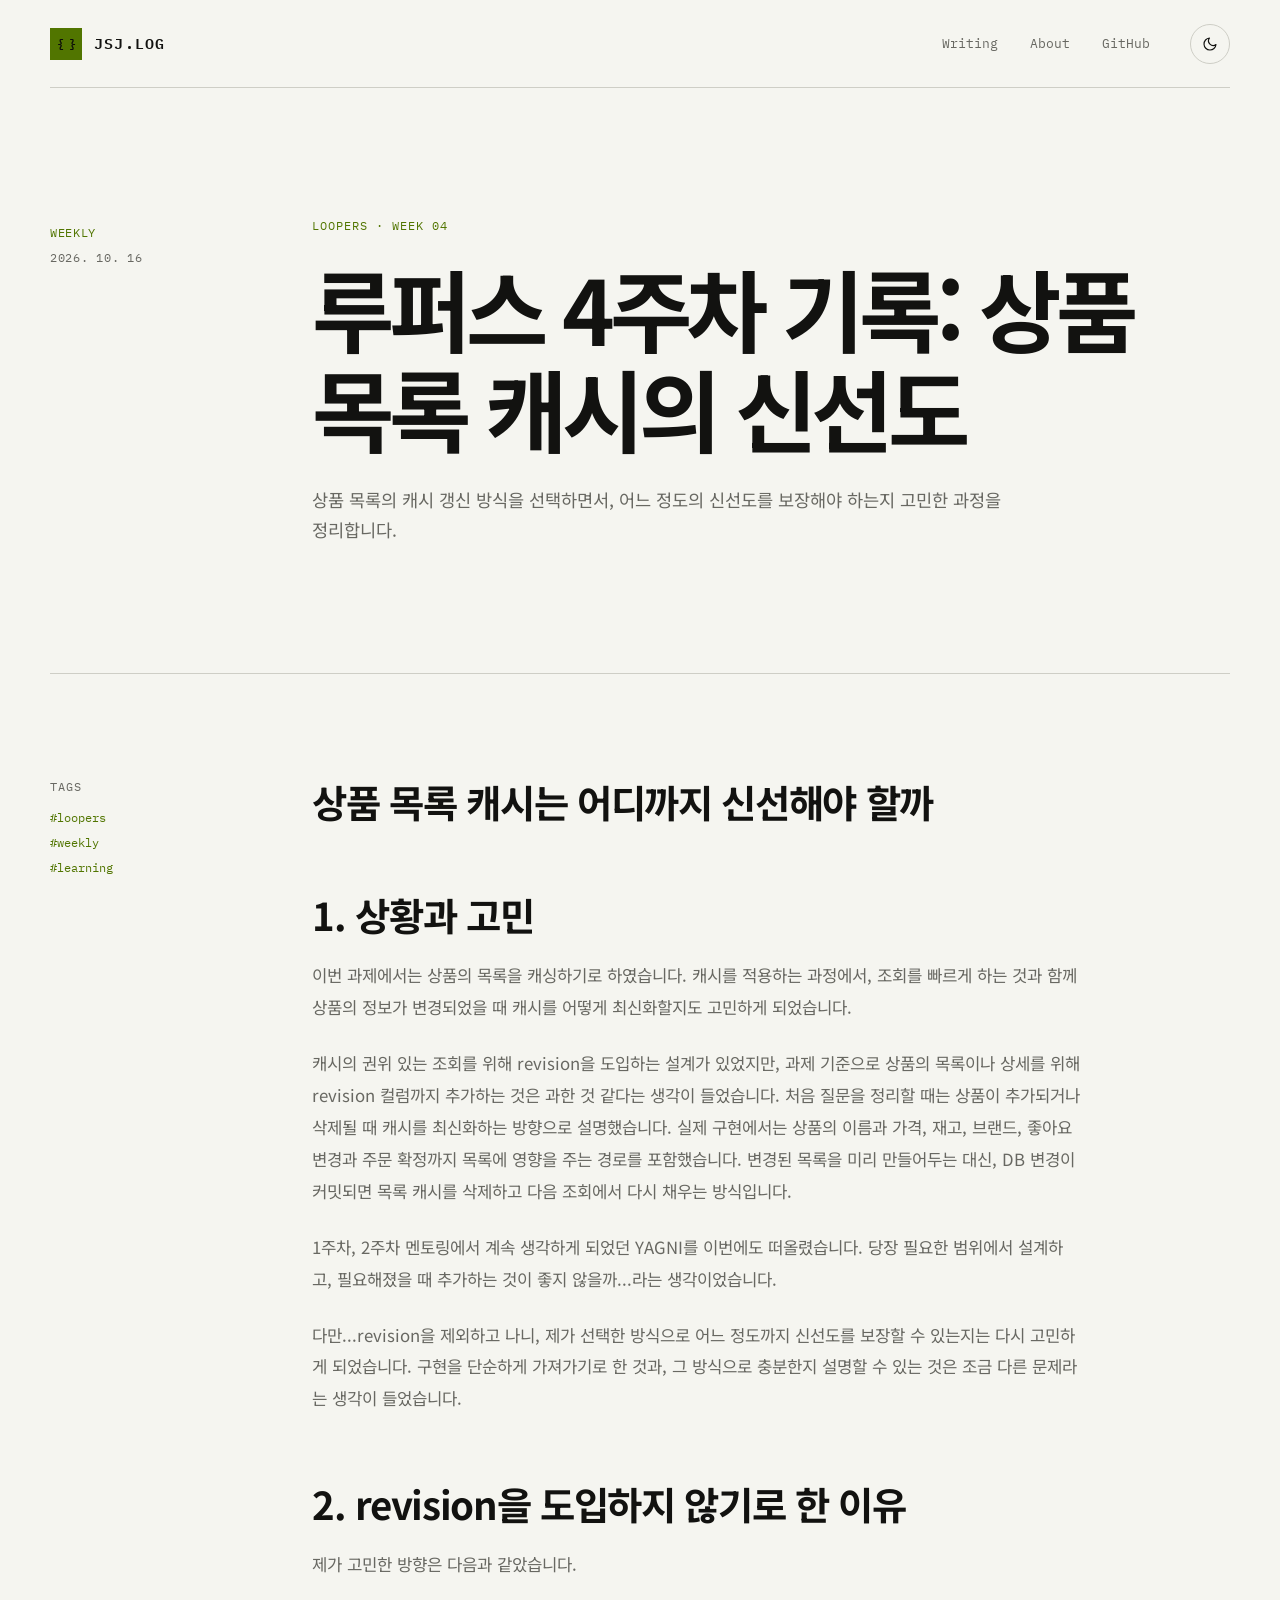
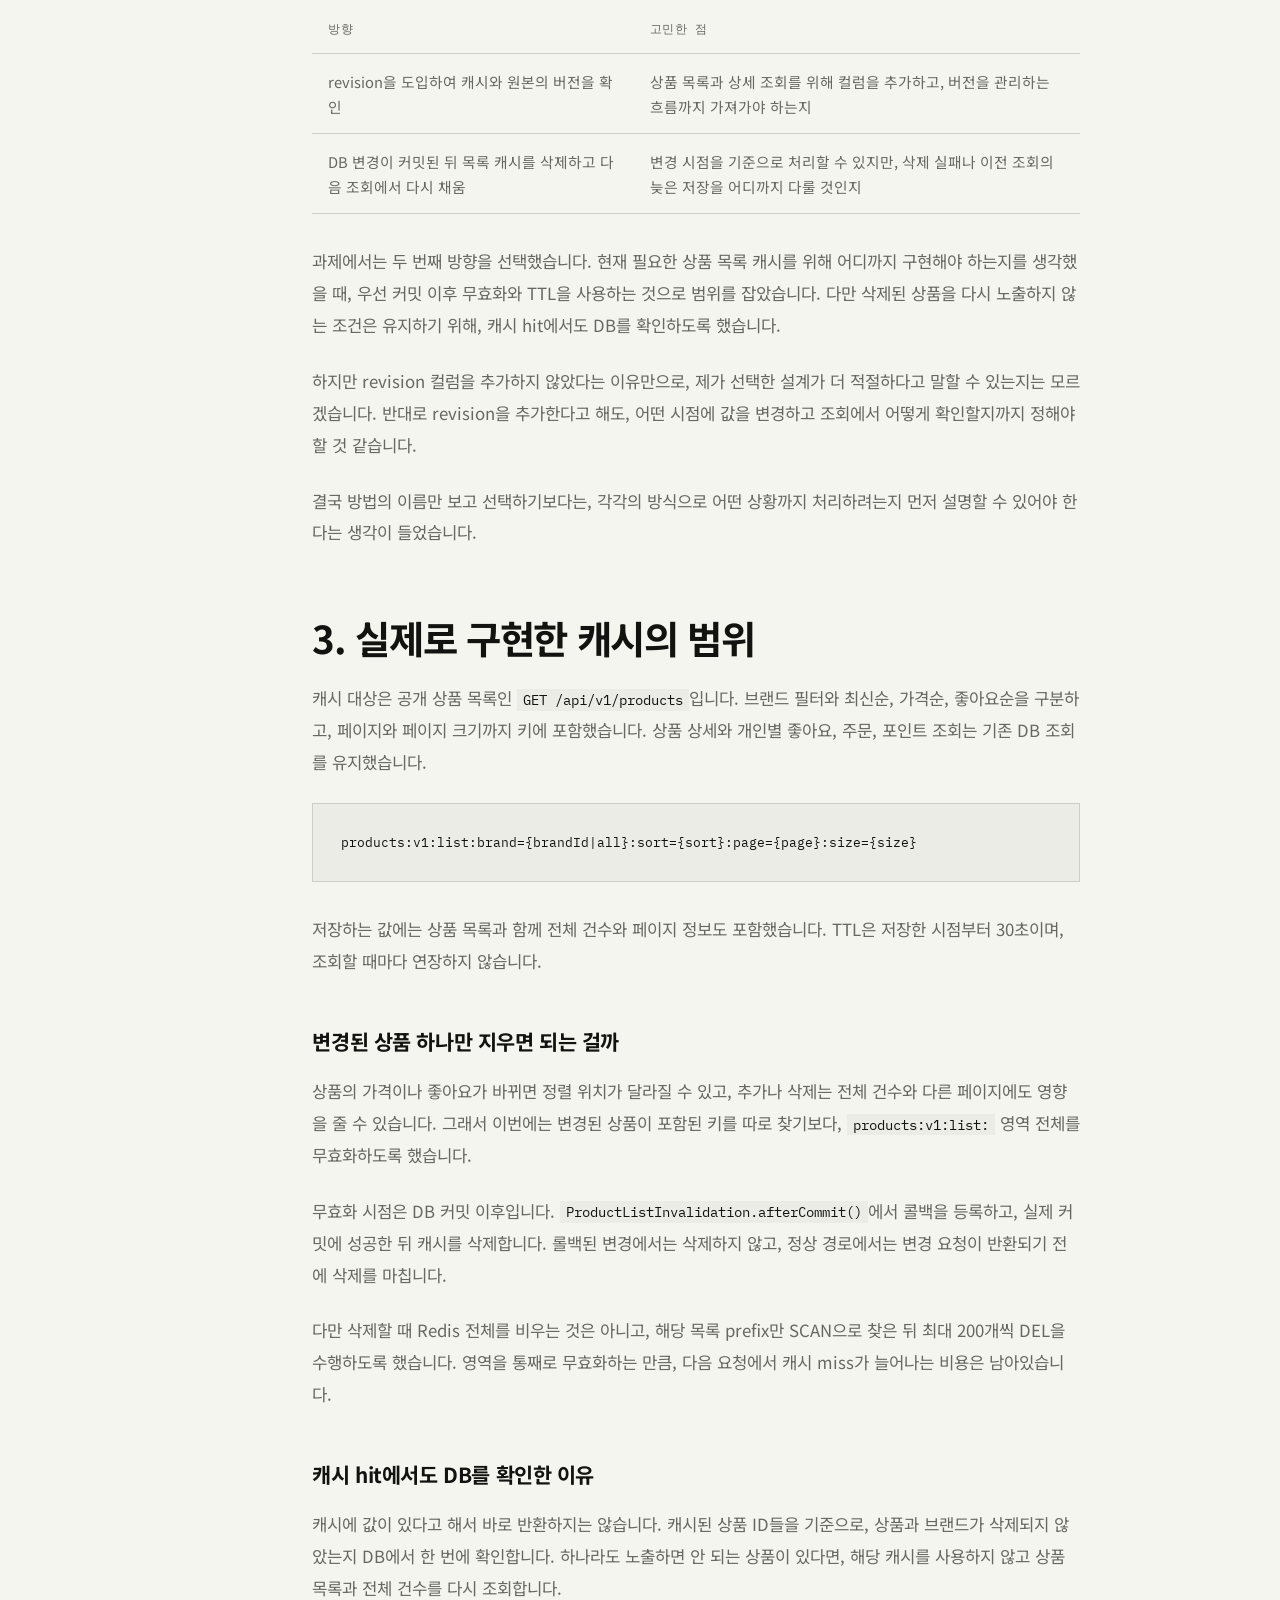
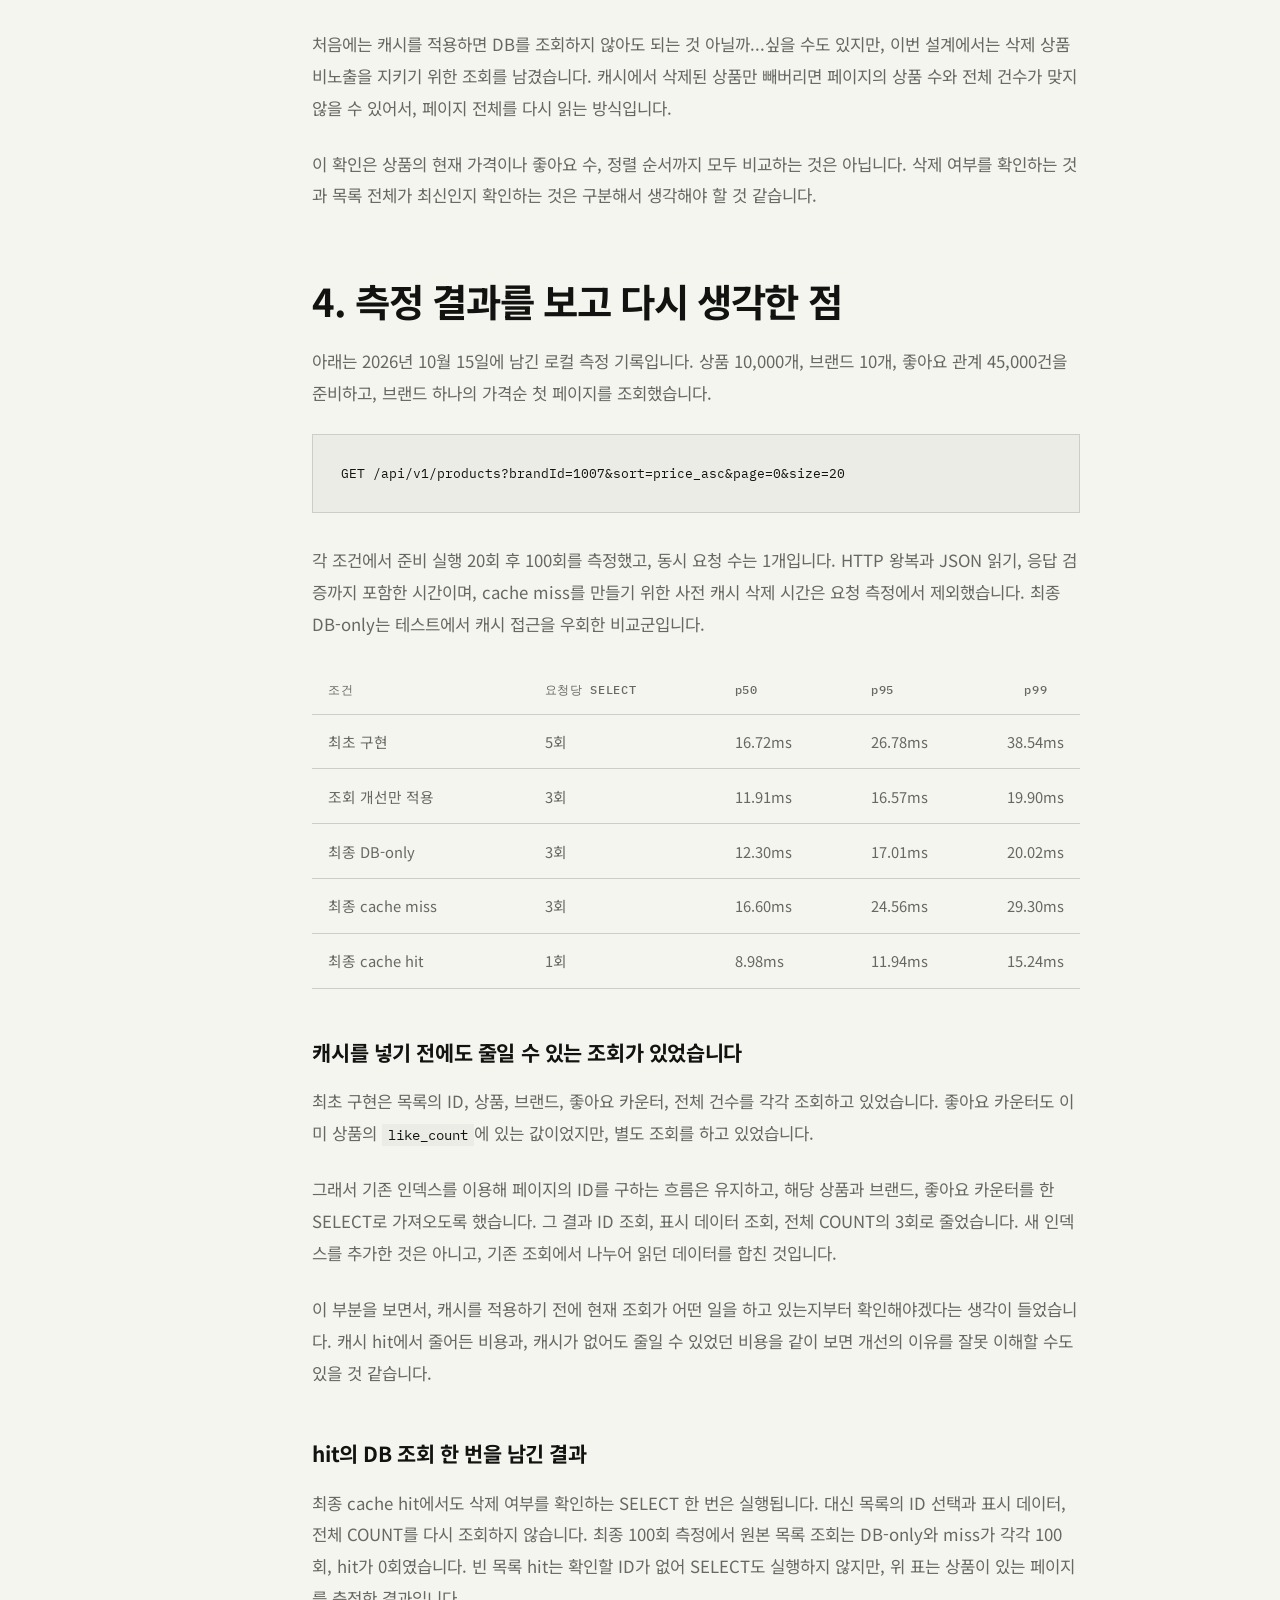
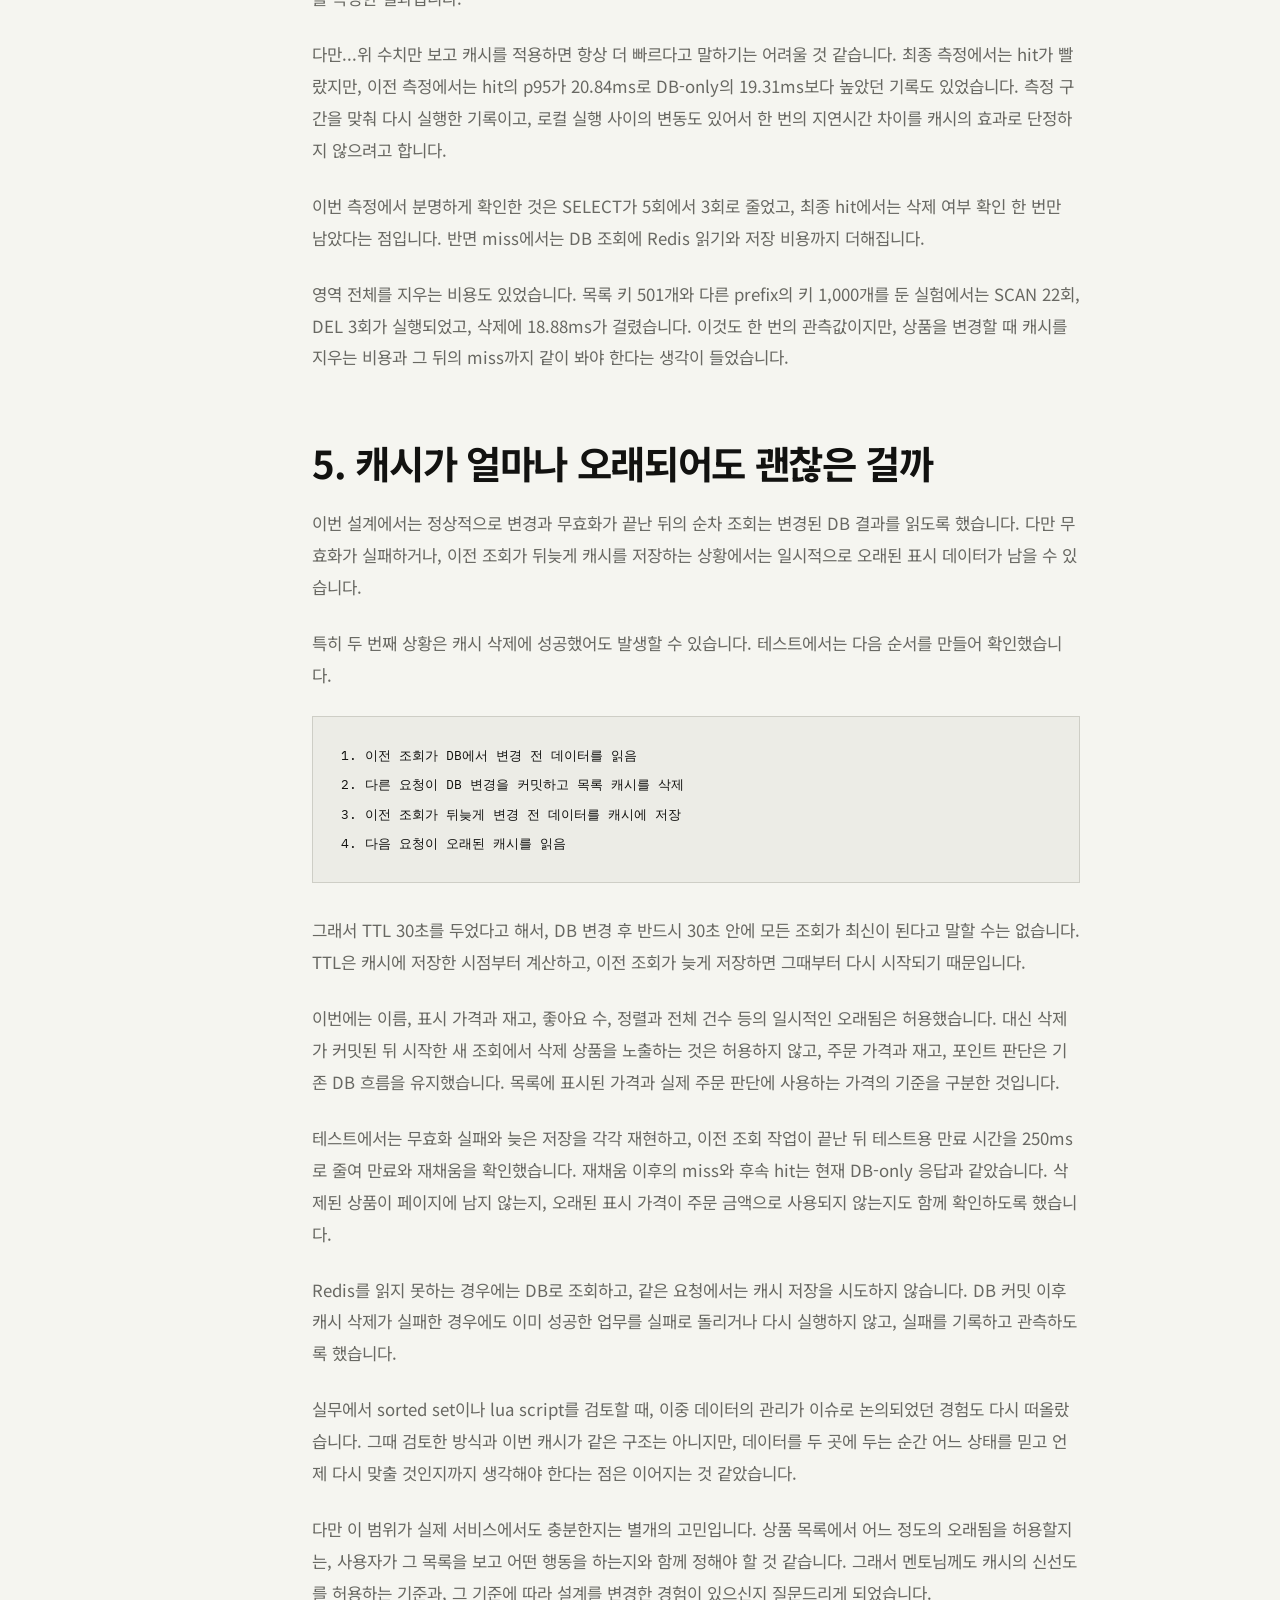
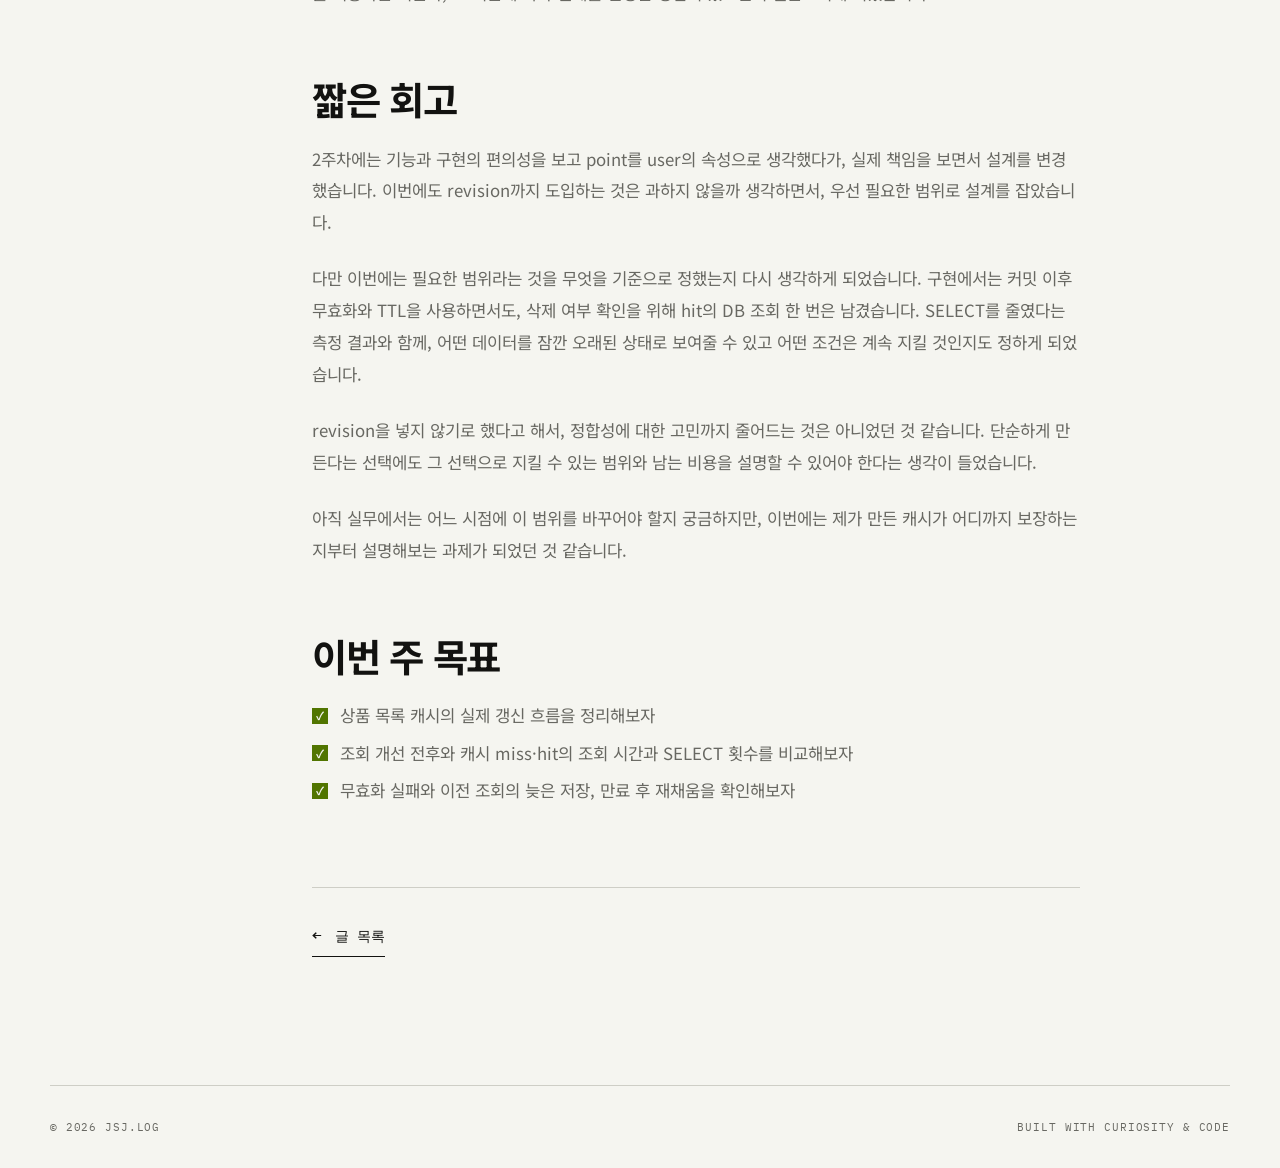
<file: posts/loopers-week-04.html>
<!doctype html>
<html lang="ko" data-theme="dark">
  <head>
    <meta charset="UTF-8" />
    <meta name="viewport" content="width=device-width, initial-scale=1.0" />
    <meta
      name="description"
      content="상품 목록의 캐시 갱신 방식을 선택하면서, 어느 정도의 신선도를 보장해야 하는지 고민한 과정을 정리합니다."
    />
    <meta name="theme-color" content="#0a0a0a" />
    <title>루퍼스 4주차 기록: 상품 목록 캐시의 신선도 — JSJ.LOG</title>
    <link rel="preconnect" href="https://fonts.googleapis.com" />
    <link rel="preconnect" href="https://fonts.gstatic.com" crossorigin />
    <link
      href="https://fonts.googleapis.com/css2?family=IBM+Plex+Mono:wght@400;500;600&amp;family=Noto+Sans+KR:wght@400;500;600;700;800&amp;display=swap"
      rel="stylesheet"
    />
    <link rel="stylesheet" href="../styles.css" />
    <script>
      const savedTheme = localStorage.getItem("theme");
      const preferredTheme = window.matchMedia("(prefers-color-scheme: light)").matches
        ? "light"
        : "dark";
      document.documentElement.dataset.theme = savedTheme || preferredTheme;
    </script>
  </head>
  <body>
    <a class="skip-link" href="#main-content">본문으로 바로가기</a>

    <header class="site-header">
      <a class="brand" href="../index.html" aria-label="JSJ.LOG 홈">
        <span class="brand-mark" aria-hidden="true">{ }</span>
        <span>JSJ.LOG</span>
      </a>

      <nav class="site-nav" aria-label="주요 메뉴">
        <a href="../index.html#writing">Writing</a>
        <a href="../index.html#about">About</a>
        <a href="https://github.com/jsjouo249" target="_blank" rel="noreferrer">GitHub</a>
      </nav>

      <button class="theme-toggle" type="button" aria-label="밝은 테마로 전환">
        <svg class="sun-icon" aria-hidden="true" viewBox="0 0 24 24">
          <circle cx="12" cy="12" r="4" />
          <path d="M12 2v2M12 20v2M4.93 4.93l1.42 1.42M17.66 17.66l1.41 1.41M2 12h2M20 12h2M4.93 19.07l1.42-1.42M17.66 6.34l1.41-1.41" />
        </svg>
        <svg class="moon-icon" aria-hidden="true" viewBox="0 0 24 24">
          <path d="M21 12.79A9 9 0 1 1 11.21 3 7 7 0 0 0 21 12.79Z" />
        </svg>
      </button>
    </header>

    <main class="article-main" id="main-content">
      <header class="article-hero">
        <div class="article-meta">
          <span>WEEKLY</span>
          <time datetime="2026-10-16">2026. 10. 16</time>
        </div>
        <div>
          <p class="article-kicker">LOOPERS · WEEK 04</p>
          <h1>루퍼스 4주차 기록: 상품 목록 캐시의 신선도</h1>
          <p class="article-description">
            상품 목록의 캐시 갱신 방식을 선택하면서, 어느 정도의 신선도를 보장해야 하는지 고민한 과정을 정리합니다.
          </p>
        </div>
      </header>

      <div class="article-layout">
        <aside class="article-aside" aria-label="글 태그">
          <p>TAGS</p>
          <div class="article-tags">
            <span>#loopers</span>
            <span>#weekly</span>
            <span>#learning</span>
          </div>
        </aside>

        <article class="article-body">
<h2>상품 목록 캐시는 어디까지 신선해야 할까</h2>
<h2>1. 상황과 고민</h2>
<p>이번 과제에서는 상품의 목록을 캐싱하기로 하였습니다.
캐시를 적용하는 과정에서, 조회를 빠르게 하는 것과 함께 상품의 정보가 변경되었을 때 캐시를 어떻게 최신화할지도 고민하게 되었습니다.</p>
<p>캐시의 권위 있는 조회를 위해 revision을 도입하는 설계가 있었지만, 과제 기준으로 상품의 목록이나 상세를 위해 revision 컬럼까지 추가하는 것은 과한 것 같다는 생각이 들었습니다.
처음 질문을 정리할 때는 상품이 추가되거나 삭제될 때 캐시를 최신화하는 방향으로 설명했습니다.
실제 구현에서는 상품의 이름과 가격, 재고, 브랜드, 좋아요 변경과 주문 확정까지 목록에 영향을 주는 경로를 포함했습니다.
변경된 목록을 미리 만들어두는 대신, DB 변경이 커밋되면 목록 캐시를 삭제하고 다음 조회에서 다시 채우는 방식입니다.</p>
<p>1주차, 2주차 멘토링에서 계속 생각하게 되었던 YAGNI를 이번에도 떠올렸습니다.
당장 필요한 범위에서 설계하고, 필요해졌을 때 추가하는 것이 좋지 않을까...라는 생각이었습니다.</p>
<p>다만...revision을 제외하고 나니, 제가 선택한 방식으로 어느 정도까지 신선도를 보장할 수 있는지는 다시 고민하게 되었습니다.
구현을 단순하게 가져가기로 한 것과, 그 방식으로 충분한지 설명할 수 있는 것은 조금 다른 문제라는 생각이 들었습니다.</p>
<h2>2. revision을 도입하지 않기로 한 이유</h2>
<p>제가 고민한 방향은 다음과 같았습니다.</p>
<div class="article-table article-table-prose">
<table>
<thead><tr><th scope="col">방향</th><th scope="col">고민한 점</th></tr></thead>
<tbody>
<tr><td>revision을 도입하여 캐시와 원본의 버전을 확인</td><td>상품 목록과 상세 조회를 위해 컬럼을 추가하고, 버전을 관리하는 흐름까지 가져가야 하는지</td></tr>
<tr><td>DB 변경이 커밋된 뒤 목록 캐시를 삭제하고 다음 조회에서 다시 채움</td><td>변경 시점을 기준으로 처리할 수 있지만, 삭제 실패나 이전 조회의 늦은 저장을 어디까지 다룰 것인지</td></tr>
</tbody>
</table>
</div>
<p>과제에서는 두 번째 방향을 선택했습니다.
현재 필요한 상품 목록 캐시를 위해 어디까지 구현해야 하는지를 생각했을 때, 우선 커밋 이후 무효화와 TTL을 사용하는 것으로 범위를 잡았습니다.
다만 삭제된 상품을 다시 노출하지 않는 조건은 유지하기 위해, 캐시 hit에서도 DB를 확인하도록 했습니다.</p>
<p>하지만 revision 컬럼을 추가하지 않았다는 이유만으로, 제가 선택한 설계가 더 적절하다고 말할 수 있는지는 모르겠습니다.
반대로 revision을 추가한다고 해도, 어떤 시점에 값을 변경하고 조회에서 어떻게 확인할지까지 정해야 할 것 같습니다.</p>
<p>결국 방법의 이름만 보고 선택하기보다는, 각각의 방식으로 어떤 상황까지 처리하려는지 먼저 설명할 수 있어야 한다는 생각이 들었습니다.</p>
<h2>3. 실제로 구현한 캐시의 범위</h2>
<p>캐시 대상은 공개 상품 목록인 <code>GET /api/v1/products</code>입니다.
브랜드 필터와 최신순, 가격순, 좋아요순을 구분하고, 페이지와 페이지 크기까지 키에 포함했습니다.
상품 상세와 개인별 좋아요, 주문, 포인트 조회는 기존 DB 조회를 유지했습니다.</p>
<pre><code class="language-text">products:v1:list:brand={brandId|all}:sort={sort}:page={page}:size={size}</code></pre>
<p>저장하는 값에는 상품 목록과 함께 전체 건수와 페이지 정보도 포함했습니다.
TTL은 저장한 시점부터 30초이며, 조회할 때마다 연장하지 않습니다.</p>
<h3>변경된 상품 하나만 지우면 되는 걸까</h3>
<p>상품의 가격이나 좋아요가 바뀌면 정렬 위치가 달라질 수 있고, 추가나 삭제는 전체 건수와 다른 페이지에도 영향을 줄 수 있습니다.
그래서 이번에는 변경된 상품이 포함된 키를 따로 찾기보다, <code>products:v1:list:</code> 영역 전체를 무효화하도록 했습니다.</p>
<p>무효화 시점은 DB 커밋 이후입니다.
<code>ProductListInvalidation.afterCommit()</code>에서 콜백을 등록하고, 실제 커밋에 성공한 뒤 캐시를 삭제합니다.
롤백된 변경에서는 삭제하지 않고, 정상 경로에서는 변경 요청이 반환되기 전에 삭제를 마칩니다.</p>
<p>다만 삭제할 때 Redis 전체를 비우는 것은 아니고, 해당 목록 prefix만 SCAN으로 찾은 뒤 최대 200개씩 DEL을 수행하도록 했습니다.
영역을 통째로 무효화하는 만큼, 다음 요청에서 캐시 miss가 늘어나는 비용은 남아있습니다.</p>
<h3>캐시 hit에서도 DB를 확인한 이유</h3>
<p>캐시에 값이 있다고 해서 바로 반환하지는 않습니다.
캐시된 상품 ID들을 기준으로, 상품과 브랜드가 삭제되지 않았는지 DB에서 한 번에 확인합니다.
하나라도 노출하면 안 되는 상품이 있다면, 해당 캐시를 사용하지 않고 상품 목록과 전체 건수를 다시 조회합니다.</p>
<p>처음에는 캐시를 적용하면 DB를 조회하지 않아도 되는 것 아닐까...싶을 수도 있지만, 이번 설계에서는 삭제 상품 비노출을 지키기 위한 조회를 남겼습니다.
캐시에서 삭제된 상품만 빼버리면 페이지의 상품 수와 전체 건수가 맞지 않을 수 있어서, 페이지 전체를 다시 읽는 방식입니다.</p>
<p>이 확인은 상품의 현재 가격이나 좋아요 수, 정렬 순서까지 모두 비교하는 것은 아닙니다.
삭제 여부를 확인하는 것과 목록 전체가 최신인지 확인하는 것은 구분해서 생각해야 할 것 같습니다.</p>
<h2>4. 측정 결과를 보고 다시 생각한 점</h2>
<p>아래는 2026년 10월 15일에 남긴 로컬 측정 기록입니다.
상품 10,000개, 브랜드 10개, 좋아요 관계 45,000건을 준비하고, 브랜드 하나의 가격순 첫 페이지를 조회했습니다.</p>
<pre><code class="language-http">GET /api/v1/products?brandId=1007&amp;sort=price_asc&amp;page=0&amp;size=20</code></pre>
<p>각 조건에서 준비 실행 20회 후 100회를 측정했고, 동시 요청 수는 1개입니다.
HTTP 왕복과 JSON 읽기, 응답 검증까지 포함한 시간이며, cache miss를 만들기 위한 사전 캐시 삭제 시간은 요청 측정에서 제외했습니다.
최종 DB-only는 테스트에서 캐시 접근을 우회한 비교군입니다.</p>
<div class="article-table">
<table>
<thead><tr><th scope="col">조건</th><th scope="col">요청당 SELECT</th><th scope="col">p50</th><th scope="col">p95</th><th scope="col">p99</th></tr></thead>
<tbody>
<tr><td>최초 구현</td><td>5회</td><td>16.72ms</td><td>26.78ms</td><td>38.54ms</td></tr>
<tr><td>조회 개선만 적용</td><td>3회</td><td>11.91ms</td><td>16.57ms</td><td>19.90ms</td></tr>
<tr><td>최종 DB-only</td><td>3회</td><td>12.30ms</td><td>17.01ms</td><td>20.02ms</td></tr>
<tr><td>최종 cache miss</td><td>3회</td><td>16.60ms</td><td>24.56ms</td><td>29.30ms</td></tr>
<tr><td>최종 cache hit</td><td>1회</td><td>8.98ms</td><td>11.94ms</td><td>15.24ms</td></tr>
</tbody>
</table>
</div>
<h3>캐시를 넣기 전에도 줄일 수 있는 조회가 있었습니다</h3>
<p>최초 구현은 목록의 ID, 상품, 브랜드, 좋아요 카운터, 전체 건수를 각각 조회하고 있었습니다.
좋아요 카운터도 이미 상품의 <code>like_count</code>에 있는 값이었지만, 별도 조회를 하고 있었습니다.</p>
<p>그래서 기존 인덱스를 이용해 페이지의 ID를 구하는 흐름은 유지하고, 해당 상품과 브랜드, 좋아요 카운터를 한 SELECT로 가져오도록 했습니다.
그 결과 ID 조회, 표시 데이터 조회, 전체 COUNT의 3회로 줄었습니다.
새 인덱스를 추가한 것은 아니고, 기존 조회에서 나누어 읽던 데이터를 합친 것입니다.</p>
<p>이 부분을 보면서, 캐시를 적용하기 전에 현재 조회가 어떤 일을 하고 있는지부터 확인해야겠다는 생각이 들었습니다.
캐시 hit에서 줄어든 비용과, 캐시가 없어도 줄일 수 있었던 비용을 같이 보면 개선의 이유를 잘못 이해할 수도 있을 것 같습니다.</p>
<h3>hit의 DB 조회 한 번을 남긴 결과</h3>
<p>최종 cache hit에서도 삭제 여부를 확인하는 SELECT 한 번은 실행됩니다.
대신 목록의 ID 선택과 표시 데이터, 전체 COUNT를 다시 조회하지 않습니다.
최종 100회 측정에서 원본 목록 조회는 DB-only와 miss가 각각 100회, hit가 0회였습니다.
빈 목록 hit는 확인할 ID가 없어 SELECT도 실행하지 않지만, 위 표는 상품이 있는 페이지를 측정한 결과입니다.</p>
<p>다만...위 수치만 보고 캐시를 적용하면 항상 더 빠르다고 말하기는 어려울 것 같습니다.
최종 측정에서는 hit가 빨랐지만, 이전 측정에서는 hit의 p95가 20.84ms로 DB-only의 19.31ms보다 높았던 기록도 있었습니다.
측정 구간을 맞춰 다시 실행한 기록이고, 로컬 실행 사이의 변동도 있어서 한 번의 지연시간 차이를 캐시의 효과로 단정하지 않으려고 합니다.</p>
<p>이번 측정에서 분명하게 확인한 것은 SELECT가 5회에서 3회로 줄었고, 최종 hit에서는 삭제 여부 확인 한 번만 남았다는 점입니다.
반면 miss에서는 DB 조회에 Redis 읽기와 저장 비용까지 더해집니다.</p>
<p>영역 전체를 지우는 비용도 있었습니다.
목록 키 501개와 다른 prefix의 키 1,000개를 둔 실험에서는 SCAN 22회, DEL 3회가 실행되었고, 삭제에 18.88ms가 걸렸습니다.
이것도 한 번의 관측값이지만, 상품을 변경할 때 캐시를 지우는 비용과 그 뒤의 miss까지 같이 봐야 한다는 생각이 들었습니다.</p>
<h2>5. 캐시가 얼마나 오래되어도 괜찮은 걸까</h2>
<p>이번 설계에서는 정상적으로 변경과 무효화가 끝난 뒤의 순차 조회는 변경된 DB 결과를 읽도록 했습니다.
다만 무효화가 실패하거나, 이전 조회가 뒤늦게 캐시를 저장하는 상황에서는 일시적으로 오래된 표시 데이터가 남을 수 있습니다.</p>
<p>특히 두 번째 상황은 캐시 삭제에 성공했어도 발생할 수 있습니다.
테스트에서는 다음 순서를 만들어 확인했습니다.</p>
<pre><code class="language-text">1. 이전 조회가 DB에서 변경 전 데이터를 읽음
2. 다른 요청이 DB 변경을 커밋하고 목록 캐시를 삭제
3. 이전 조회가 뒤늦게 변경 전 데이터를 캐시에 저장
4. 다음 요청이 오래된 캐시를 읽음</code></pre>
<p>그래서 TTL 30초를 두었다고 해서, DB 변경 후 반드시 30초 안에 모든 조회가 최신이 된다고 말할 수는 없습니다.
TTL은 캐시에 저장한 시점부터 계산하고, 이전 조회가 늦게 저장하면 그때부터 다시 시작되기 때문입니다.</p>
<p>이번에는 이름, 표시 가격과 재고, 좋아요 수, 정렬과 전체 건수 등의 일시적인 오래됨은 허용했습니다.
대신 삭제가 커밋된 뒤 시작한 새 조회에서 삭제 상품을 노출하는 것은 허용하지 않고, 주문 가격과 재고, 포인트 판단은 기존 DB 흐름을 유지했습니다.
목록에 표시된 가격과 실제 주문 판단에 사용하는 가격의 기준을 구분한 것입니다.</p>
<p>테스트에서는 무효화 실패와 늦은 저장을 각각 재현하고, 이전 조회 작업이 끝난 뒤 테스트용 만료 시간을 250ms로 줄여 만료와 재채움을 확인했습니다.
재채움 이후의 miss와 후속 hit는 현재 DB-only 응답과 같았습니다.
삭제된 상품이 페이지에 남지 않는지, 오래된 표시 가격이 주문 금액으로 사용되지 않는지도 함께 확인하도록 했습니다.</p>
<p>Redis를 읽지 못하는 경우에는 DB로 조회하고, 같은 요청에서는 캐시 저장을 시도하지 않습니다.
DB 커밋 이후 캐시 삭제가 실패한 경우에도 이미 성공한 업무를 실패로 돌리거나 다시 실행하지 않고, 실패를 기록하고 관측하도록 했습니다.</p>
<p>실무에서 sorted set이나 lua script를 검토할 때, 이중 데이터의 관리가 이슈로 논의되었던 경험도 다시 떠올랐습니다.
그때 검토한 방식과 이번 캐시가 같은 구조는 아니지만, 데이터를 두 곳에 두는 순간 어느 상태를 믿고 언제 다시 맞출 것인지까지 생각해야 한다는 점은 이어지는 것 같았습니다.</p>
<p>다만 이 범위가 실제 서비스에서도 충분한지는 별개의 고민입니다.
상품 목록에서 어느 정도의 오래됨을 허용할지는, 사용자가 그 목록을 보고 어떤 행동을 하는지와 함께 정해야 할 것 같습니다.
그래서 멘토님께도 캐시의 신선도를 허용하는 기준과, 그 기준에 따라 설계를 변경한 경험이 있으신지 질문드리게 되었습니다.</p>
<h2>짧은 회고</h2>
<p>2주차에는 기능과 구현의 편의성을 보고 point를 user의 속성으로 생각했다가, 실제 책임을 보면서 설계를 변경했습니다.
이번에도 revision까지 도입하는 것은 과하지 않을까 생각하면서, 우선 필요한 범위로 설계를 잡았습니다.</p>
<p>다만 이번에는 필요한 범위라는 것을 무엇을 기준으로 정했는지 다시 생각하게 되었습니다.
구현에서는 커밋 이후 무효화와 TTL을 사용하면서도, 삭제 여부 확인을 위해 hit의 DB 조회 한 번은 남겼습니다.
SELECT를 줄였다는 측정 결과와 함께, 어떤 데이터를 잠깐 오래된 상태로 보여줄 수 있고 어떤 조건은 계속 지킬 것인지도 정하게 되었습니다.</p>
<p>revision을 넣지 않기로 했다고 해서, 정합성에 대한 고민까지 줄어드는 것은 아니었던 것 같습니다.
단순하게 만든다는 선택에도 그 선택으로 지킬 수 있는 범위와 남는 비용을 설명할 수 있어야 한다는 생각이 들었습니다.</p>
<p>아직 실무에서는 어느 시점에 이 범위를 바꾸어야 할지 궁금하지만, 이번에는 제가 만든 캐시가 어디까지 보장하는지부터 설명해보는 과제가 되었던 것 같습니다.</p>
<h2>이번 주 목표</h2>
<ul class="task-list">
<li class="is-done">상품 목록 캐시의 실제 갱신 흐름을 정리해보자</li>
<li class="is-done">조회 개선 전후와 캐시 miss·hit의 조회 시간과 SELECT 횟수를 비교해보자</li>
<li class="is-done">무효화 실패와 이전 조회의 늦은 저장, 만료 후 재채움을 확인해보자</li>
</ul>

          <nav class="article-footer-nav" aria-label="글 탐색">
            <a class="text-link" href="../index.html#writing"><span aria-hidden="true">←</span> 글 목록</a>
          </nav>
        </article>
      </div>
    </main>

    <footer class="site-footer">
      <p>© <span id="current-year">2026</span> JSJ.LOG</p>
      <p>BUILT WITH CURIOSITY &amp; CODE</p>
    </footer>

    <script src="../script.js"></script>
  </body>
</html>
</file>
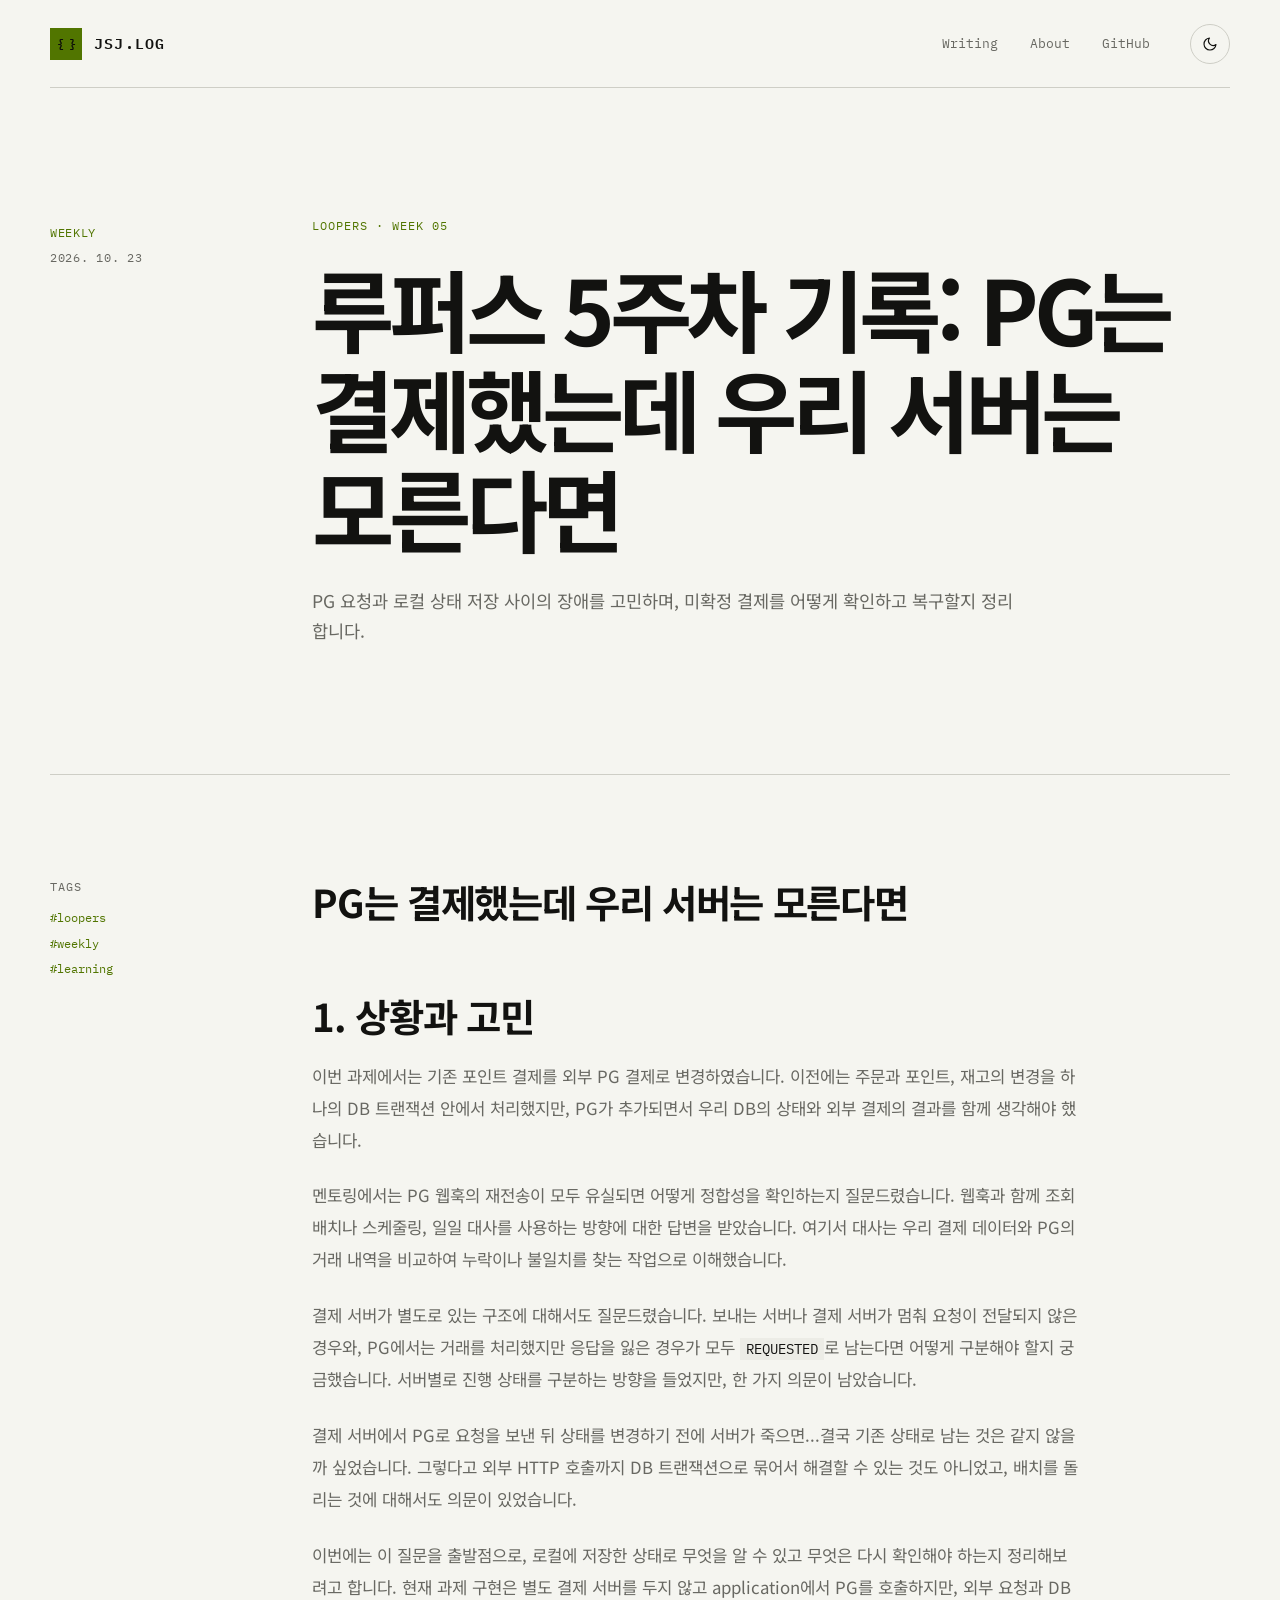
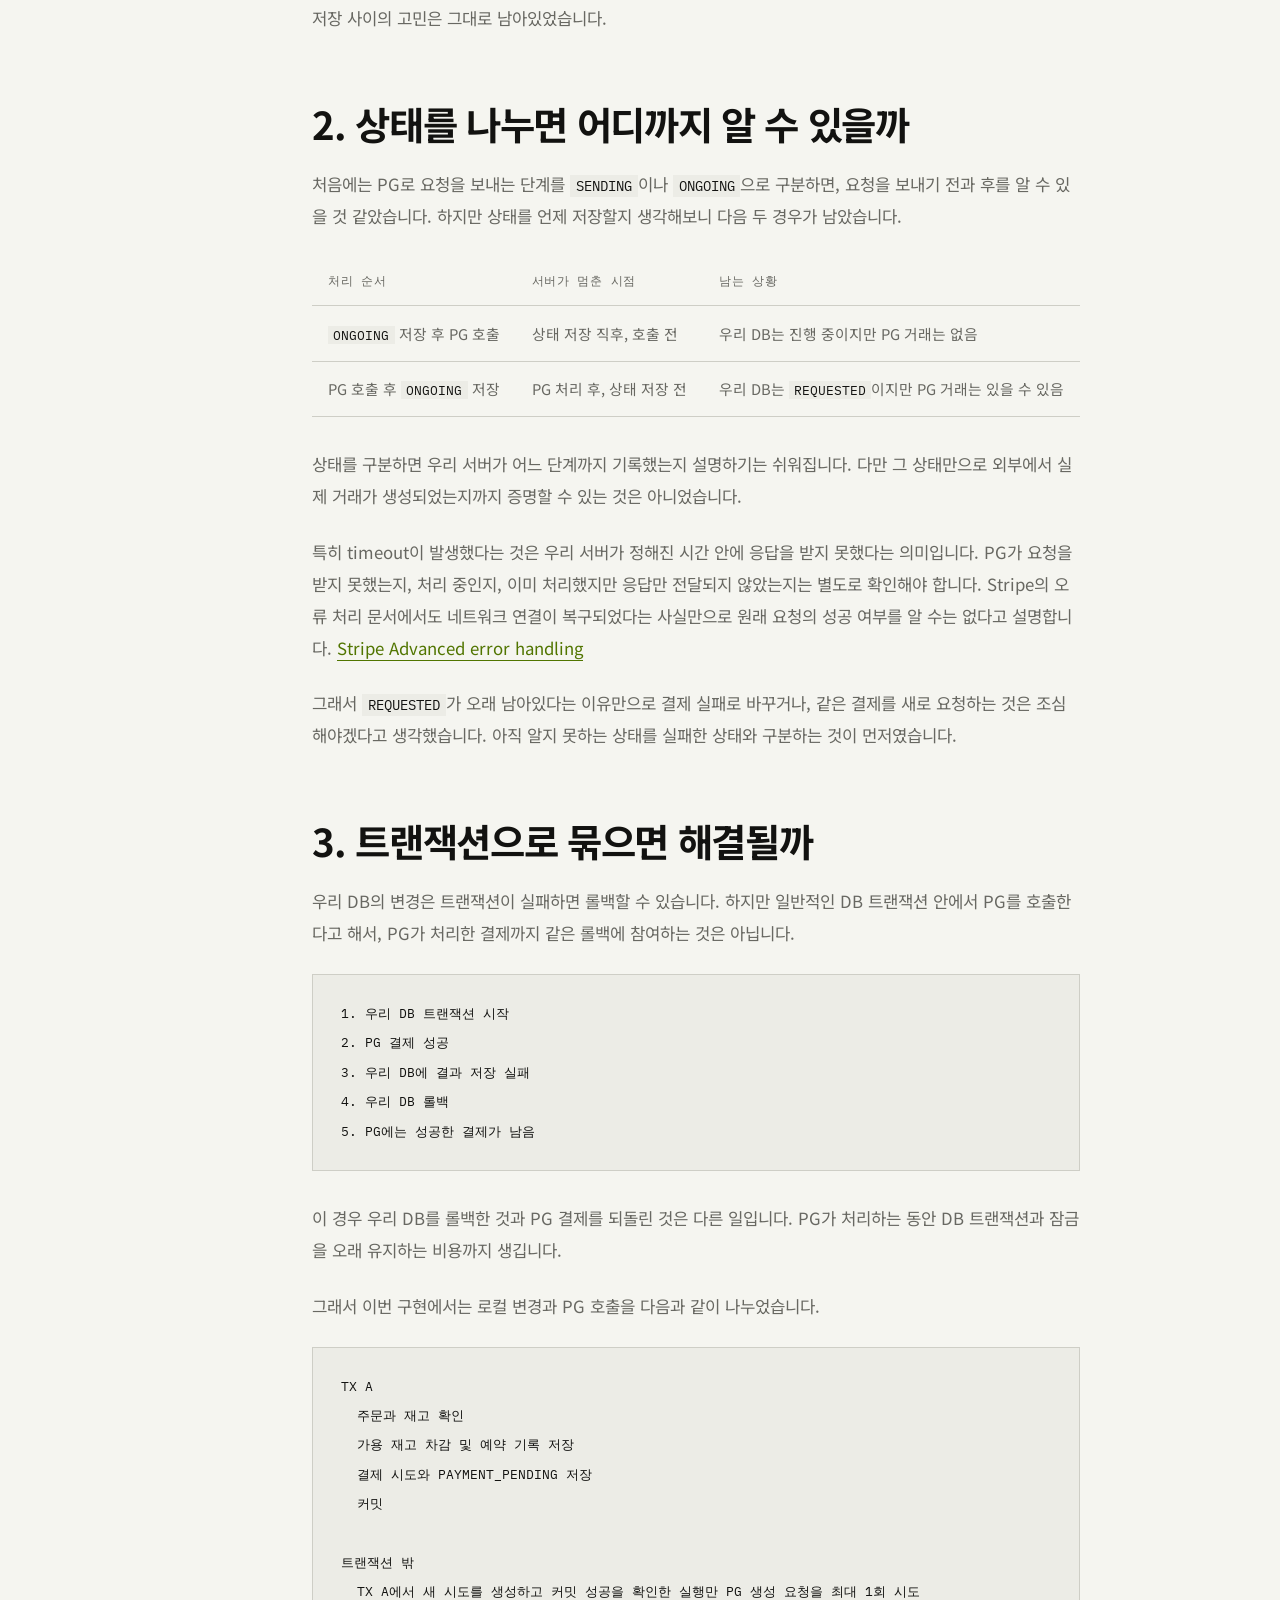
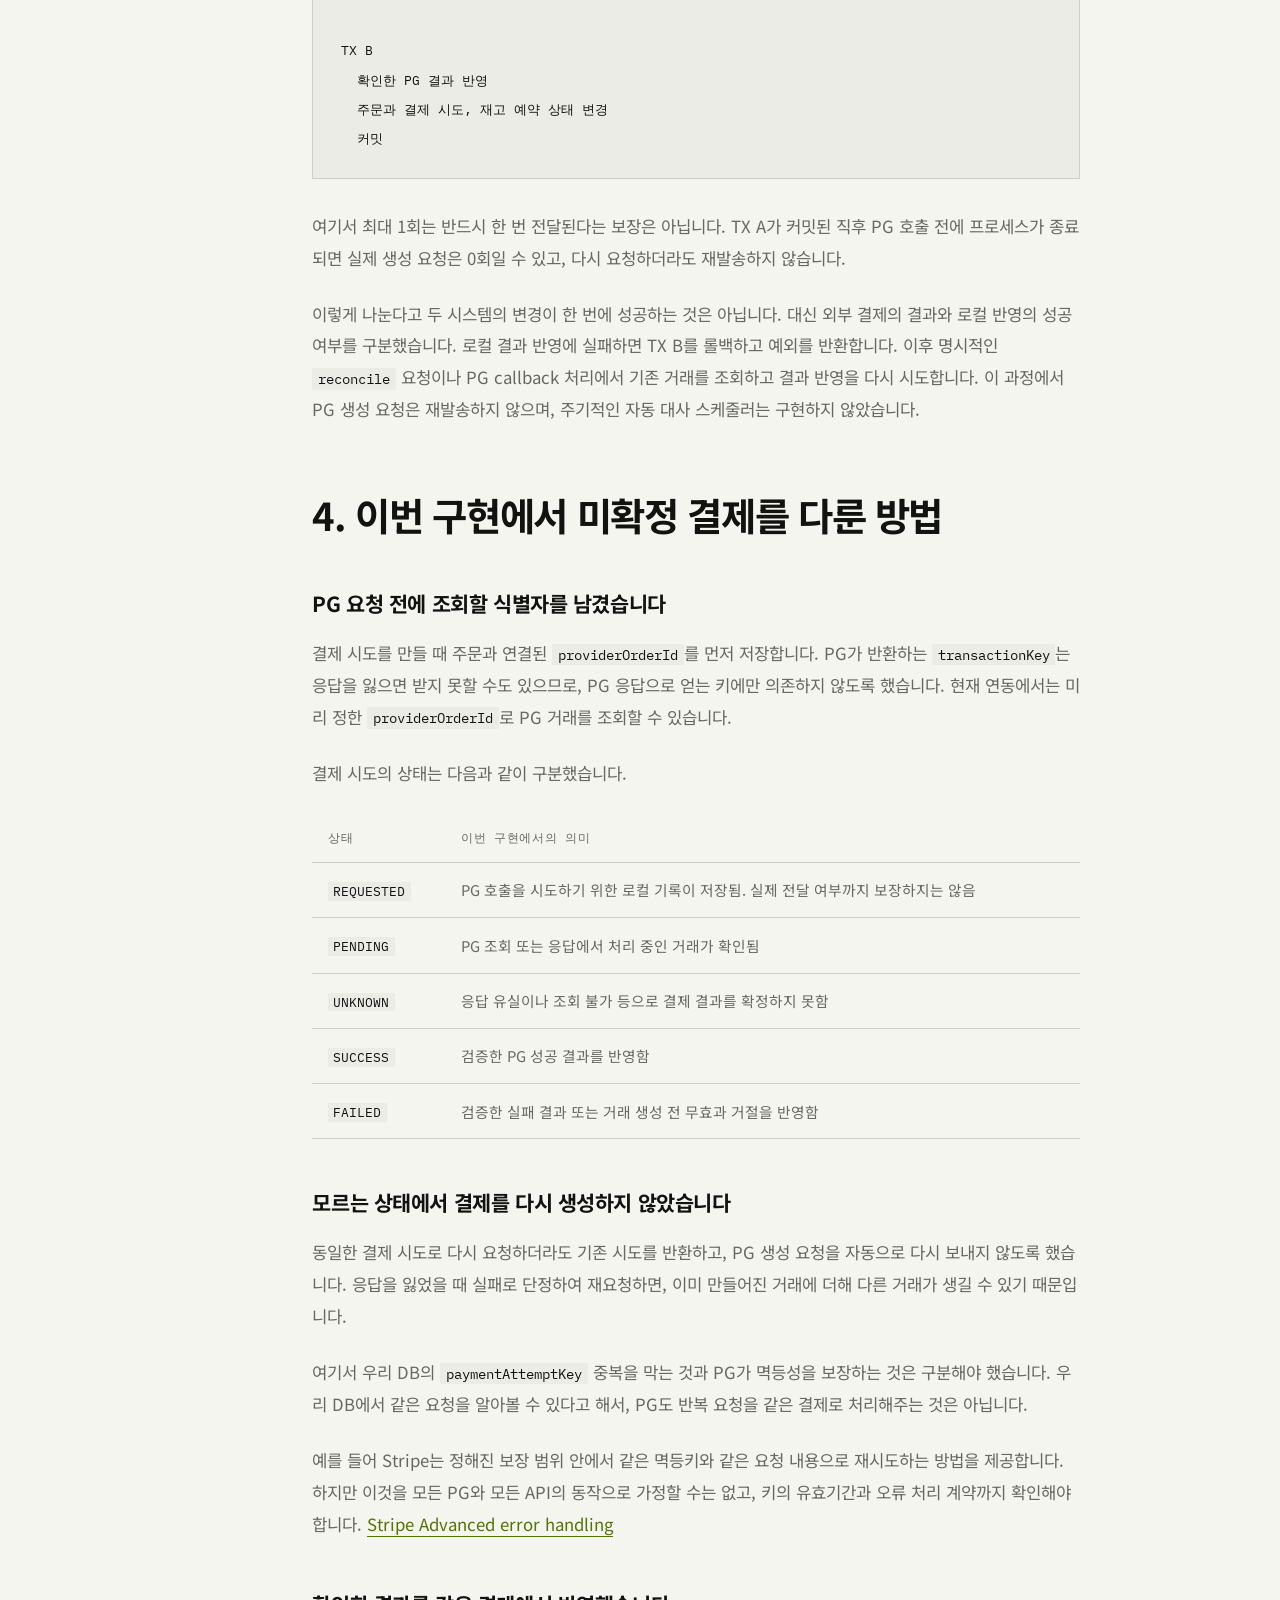
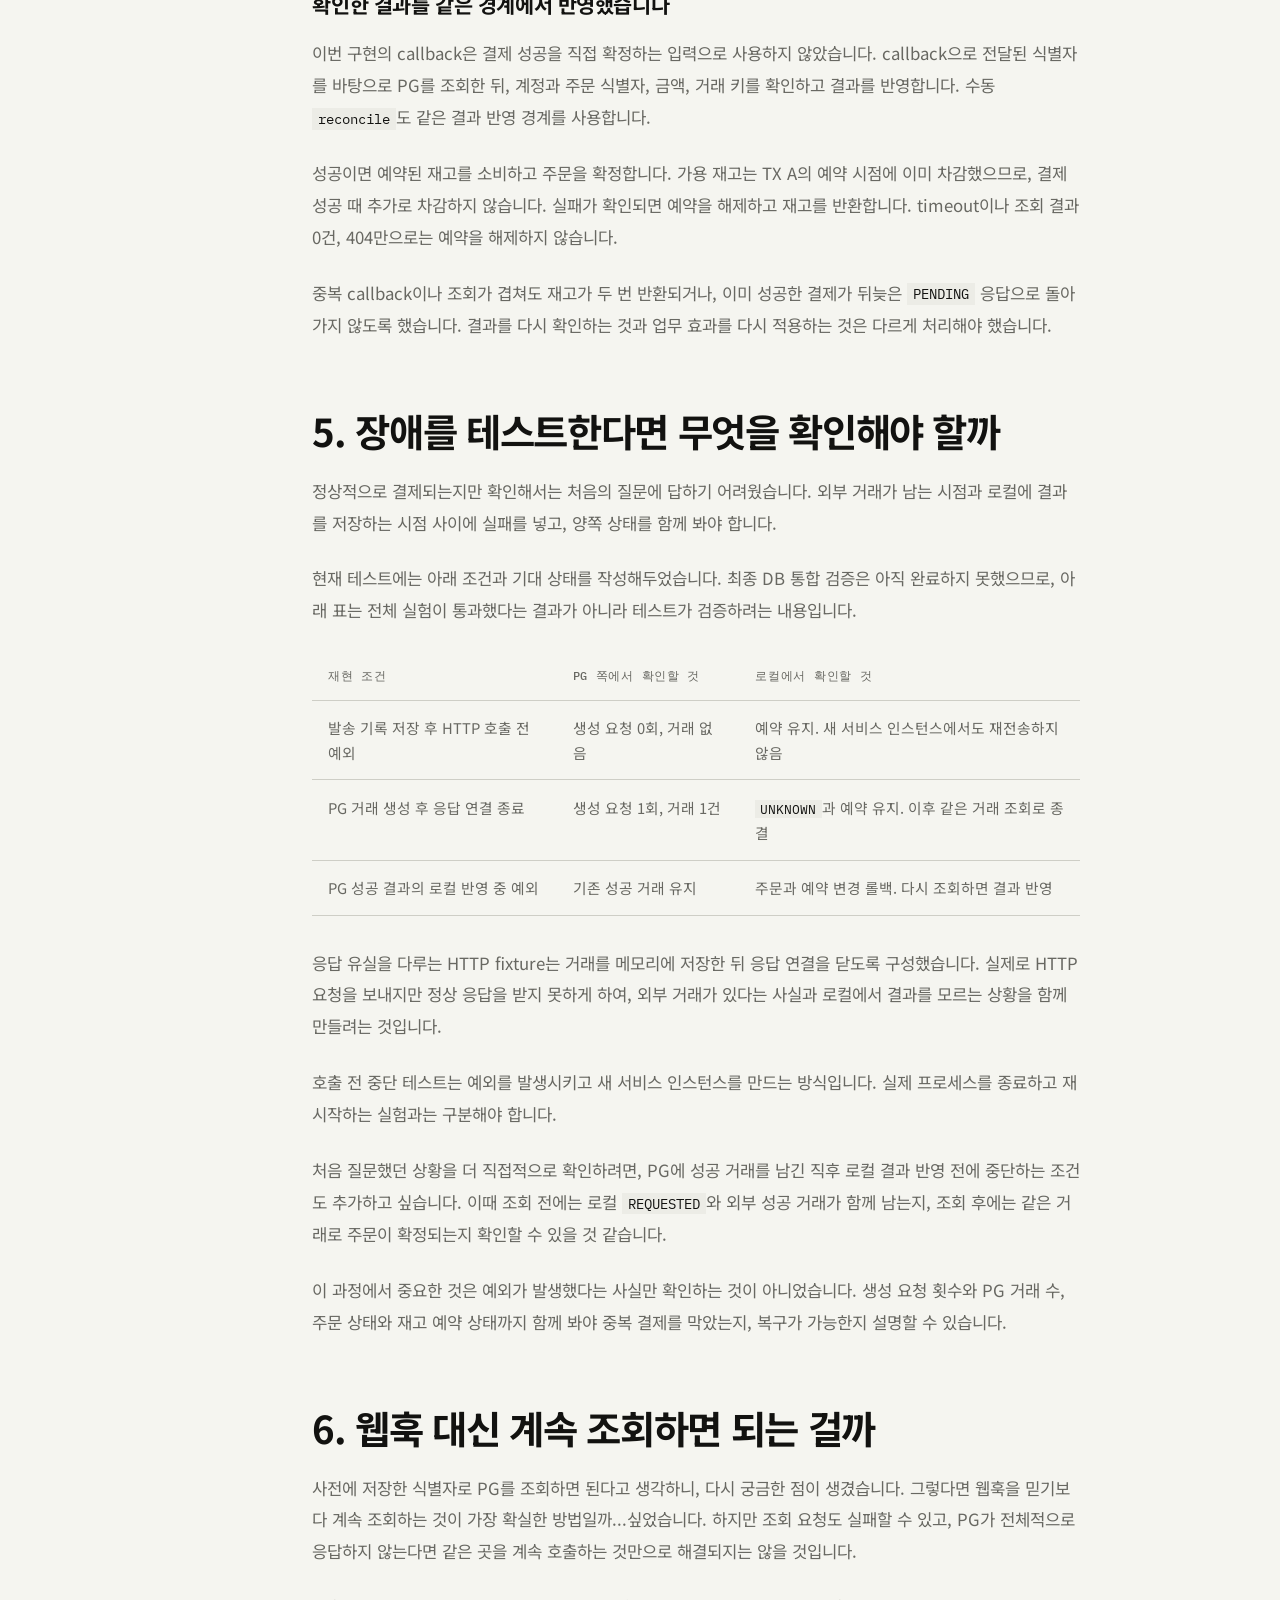
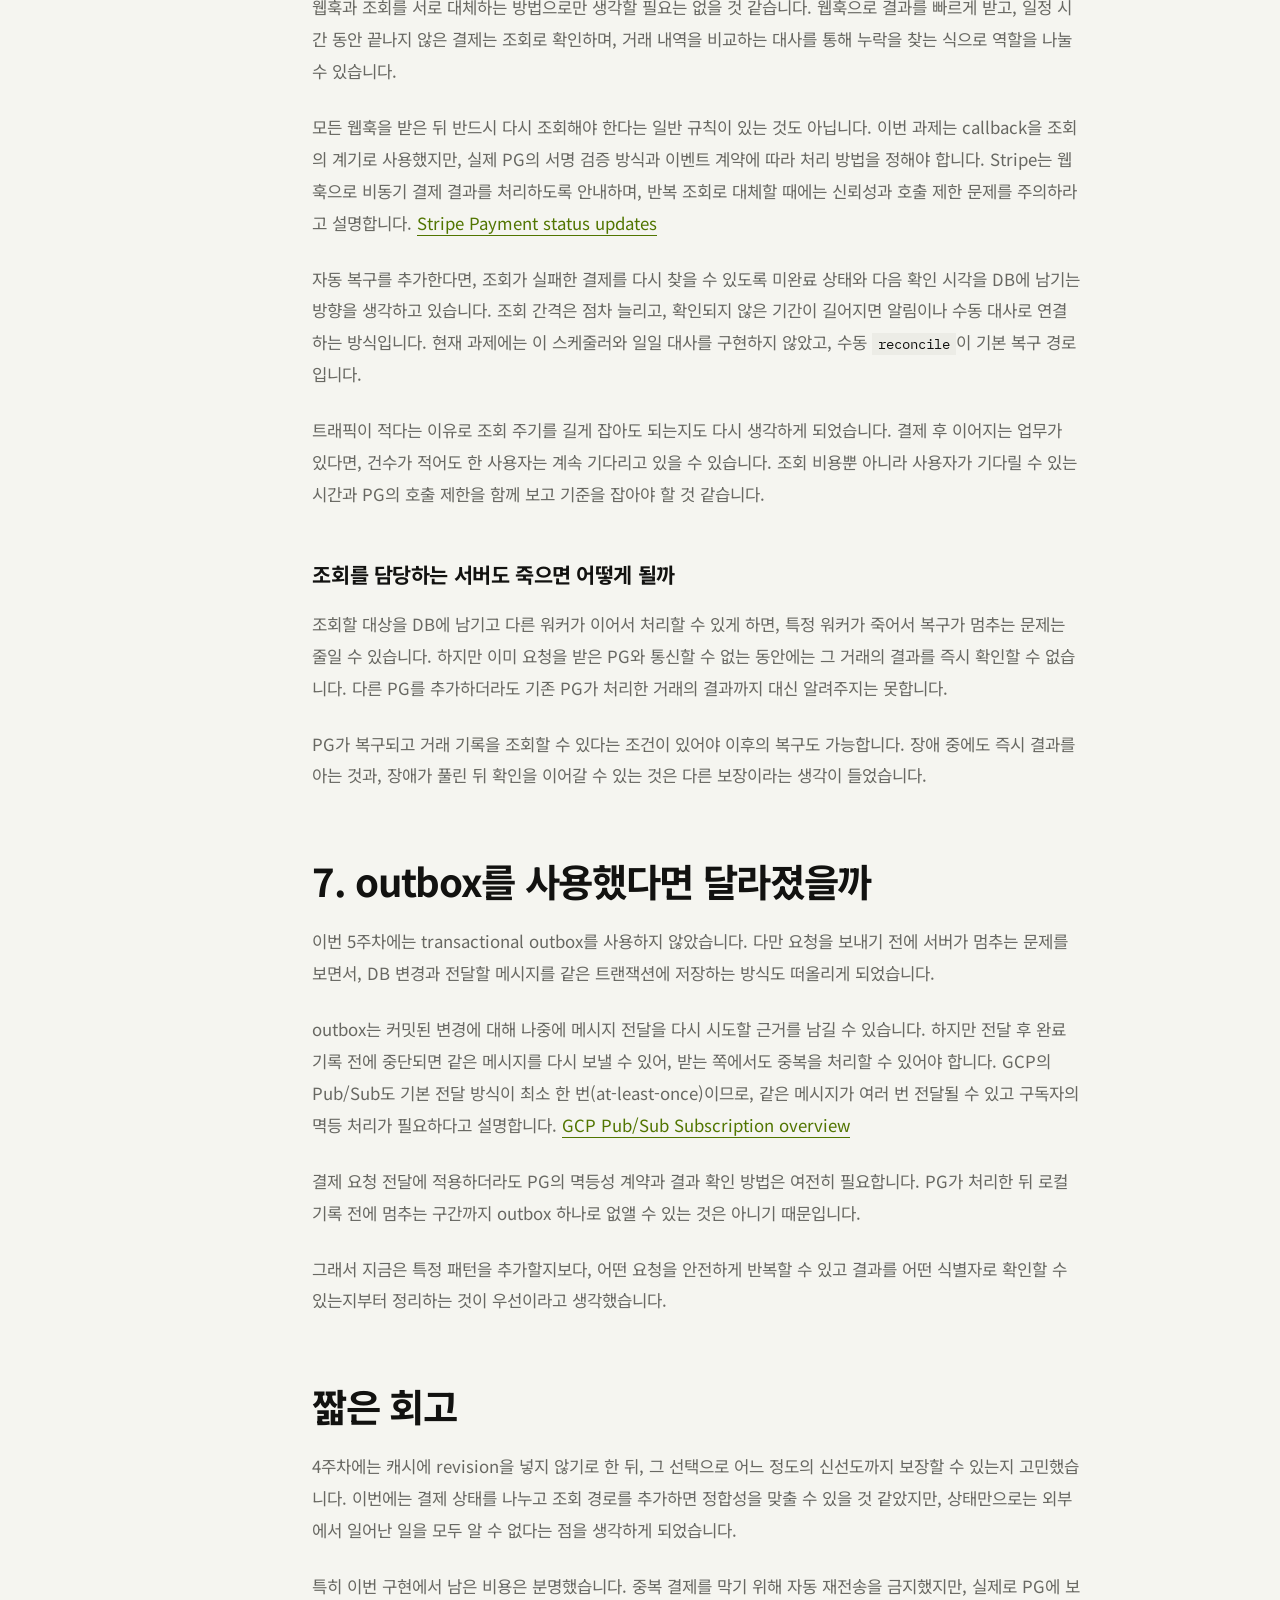
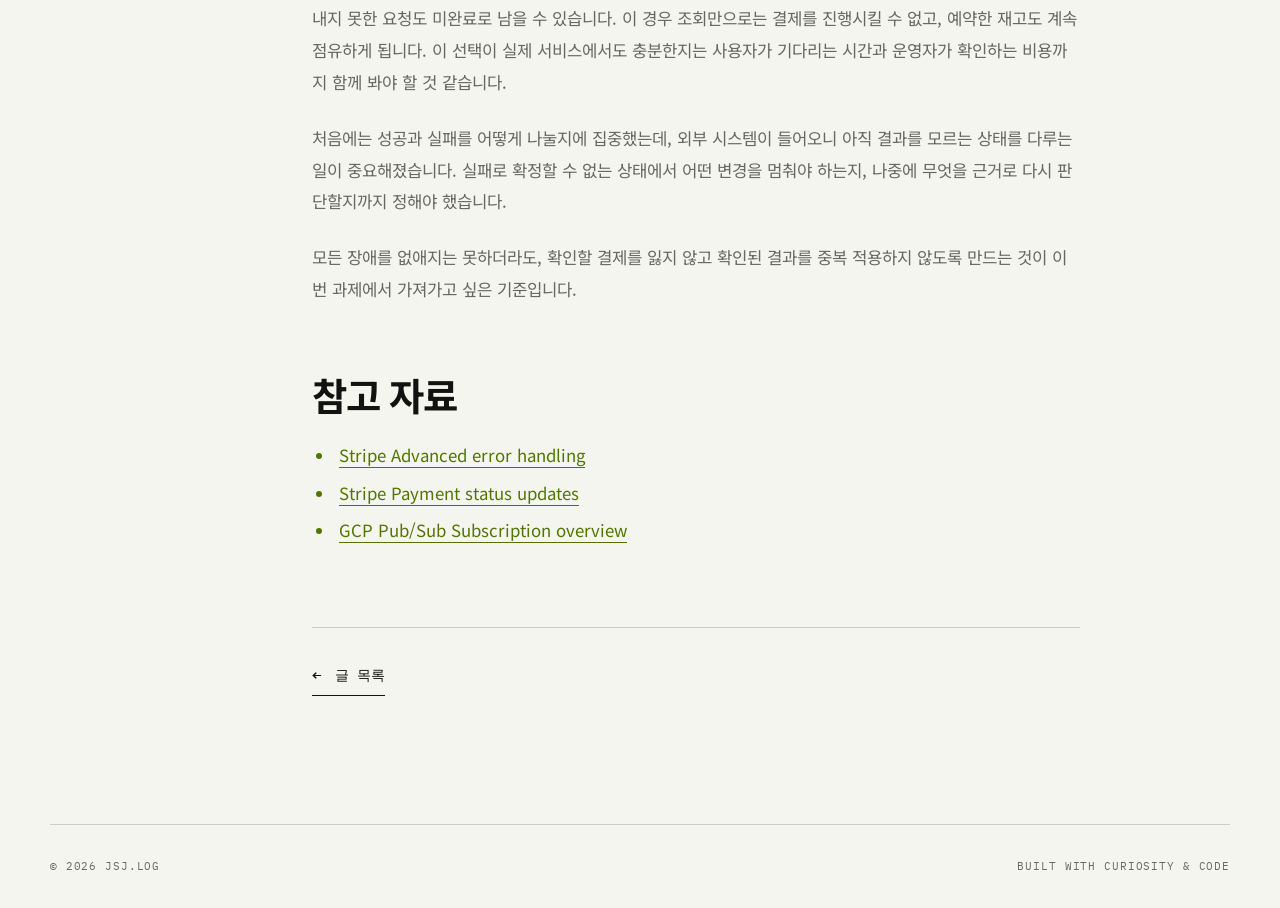
<file: posts/loopers-week-05.html>
<!doctype html>
<html lang="ko" data-theme="dark">
  <head>
    <meta charset="UTF-8" />
    <meta name="viewport" content="width=device-width, initial-scale=1.0" />
    <meta
      name="description"
      content="PG 요청과 로컬 상태 저장 사이의 장애를 고민하며, 미확정 결제를 어떻게 확인하고 복구할지 정리합니다."
    />
    <meta name="theme-color" content="#0a0a0a" />
    <title>루퍼스 5주차 기록: PG는 결제했는데 우리 서버는 모른다면 — JSJ.LOG</title>
    <link rel="preconnect" href="https://fonts.googleapis.com" />
    <link rel="preconnect" href="https://fonts.gstatic.com" crossorigin />
    <link
      href="https://fonts.googleapis.com/css2?family=IBM+Plex+Mono:wght@400;500;600&amp;family=Noto+Sans+KR:wght@400;500;600;700;800&amp;display=swap"
      rel="stylesheet"
    />
    <link rel="stylesheet" href="../styles.css" />
    <script>
      const savedTheme = localStorage.getItem("theme");
      const preferredTheme = window.matchMedia("(prefers-color-scheme: light)").matches
        ? "light"
        : "dark";
      document.documentElement.dataset.theme = savedTheme || preferredTheme;
    </script>
  </head>
  <body>
    <a class="skip-link" href="#main-content">본문으로 바로가기</a>

    <header class="site-header">
      <a class="brand" href="../index.html" aria-label="JSJ.LOG 홈">
        <span class="brand-mark" aria-hidden="true">{ }</span>
        <span>JSJ.LOG</span>
      </a>

      <nav class="site-nav" aria-label="주요 메뉴">
        <a href="../index.html#writing">Writing</a>
        <a href="../index.html#about">About</a>
        <a href="https://github.com/jsjouo249" target="_blank" rel="noreferrer">GitHub</a>
      </nav>

      <button class="theme-toggle" type="button" aria-label="밝은 테마로 전환">
        <svg class="sun-icon" aria-hidden="true" viewBox="0 0 24 24">
          <circle cx="12" cy="12" r="4" />
          <path d="M12 2v2M12 20v2M4.93 4.93l1.42 1.42M17.66 17.66l1.41 1.41M2 12h2M20 12h2M4.93 19.07l1.42-1.42M17.66 6.34l1.41-1.41" />
        </svg>
        <svg class="moon-icon" aria-hidden="true" viewBox="0 0 24 24">
          <path d="M21 12.79A9 9 0 1 1 11.21 3 7 7 0 0 0 21 12.79Z" />
        </svg>
      </button>
    </header>

    <main class="article-main" id="main-content">
      <header class="article-hero">
        <div class="article-meta">
          <span>WEEKLY</span>
          <time datetime="2026-10-23">2026. 10. 23</time>
        </div>
        <div>
          <p class="article-kicker">LOOPERS · WEEK 05</p>
          <h1>루퍼스 5주차 기록: PG는 결제했는데 우리 서버는 모른다면</h1>
          <p class="article-description">
            PG 요청과 로컬 상태 저장 사이의 장애를 고민하며, 미확정 결제를 어떻게 확인하고 복구할지 정리합니다.
          </p>
        </div>
      </header>

      <div class="article-layout">
        <aside class="article-aside" aria-label="글 태그">
          <p>TAGS</p>
          <div class="article-tags">
            <span>#loopers</span>
            <span>#weekly</span>
            <span>#learning</span>
          </div>
        </aside>

        <article class="article-body">
<h2>PG는 결제했는데 우리 서버는 모른다면</h2>
<h2>1. 상황과 고민</h2>
<p>이번 과제에서는 기존 포인트 결제를 외부 PG 결제로 변경하였습니다.
이전에는 주문과 포인트, 재고의 변경을 하나의 DB 트랜잭션 안에서 처리했지만, PG가 추가되면서 우리 DB의 상태와 외부 결제의 결과를 함께 생각해야 했습니다.</p>
<p>멘토링에서는 PG 웹훅의 재전송이 모두 유실되면 어떻게 정합성을 확인하는지 질문드렸습니다.
웹훅과 함께 조회 배치나 스케줄링, 일일 대사를 사용하는 방향에 대한 답변을 받았습니다.
여기서 대사는 우리 결제 데이터와 PG의 거래 내역을 비교하여 누락이나 불일치를 찾는 작업으로 이해했습니다.</p>
<p>결제 서버가 별도로 있는 구조에 대해서도 질문드렸습니다.
보내는 서버나 결제 서버가 멈춰 요청이 전달되지 않은 경우와, PG에서는 거래를 처리했지만 응답을 잃은 경우가 모두 <code>REQUESTED</code>로 남는다면 어떻게 구분해야 할지 궁금했습니다.
서버별로 진행 상태를 구분하는 방향을 들었지만, 한 가지 의문이 남았습니다.</p>
<p>결제 서버에서 PG로 요청을 보낸 뒤 상태를 변경하기 전에 서버가 죽으면...결국 기존 상태로 남는 것은 같지 않을까 싶었습니다.
그렇다고 외부 HTTP 호출까지 DB 트랜잭션으로 묶어서 해결할 수 있는 것도 아니었고, 배치를 돌리는 것에 대해서도 의문이 있었습니다.</p>
<p>이번에는 이 질문을 출발점으로, 로컬에 저장한 상태로 무엇을 알 수 있고 무엇은 다시 확인해야 하는지 정리해보려고 합니다.
현재 과제 구현은 별도 결제 서버를 두지 않고 application에서 PG를 호출하지만, 외부 요청과 DB 저장 사이의 고민은 그대로 남아있었습니다.</p>
<h2>2. 상태를 나누면 어디까지 알 수 있을까</h2>
<p>처음에는 PG로 요청을 보내는 단계를 <code>SENDING</code>이나 <code>ONGOING</code>으로 구분하면, 요청을 보내기 전과 후를 알 수 있을 것 같았습니다.
하지만 상태를 언제 저장할지 생각해보니 다음 두 경우가 남았습니다.</p>
<div class="article-table article-table-prose">
<table>
<thead>
<tr>
<th scope="col">처리 순서</th>
<th scope="col">서버가 멈춘 시점</th>
<th scope="col">남는 상황</th>
</tr>
</thead>
<tbody>
<tr>
<td>
<code>ONGOING</code> 저장 후 PG 호출</td>
<td>상태 저장 직후, 호출 전</td>
<td>우리 DB는 진행 중이지만 PG 거래는 없음</td>
</tr>
<tr>
<td>PG 호출 후 <code>ONGOING</code> 저장</td>
<td>PG 처리 후, 상태 저장 전</td>
<td>우리 DB는 <code>REQUESTED</code>이지만 PG 거래는 있을 수 있음</td>
</tr>
</tbody>
</table>
</div>
<p>상태를 구분하면 우리 서버가 어느 단계까지 기록했는지 설명하기는 쉬워집니다.
다만 그 상태만으로 외부에서 실제 거래가 생성되었는지까지 증명할 수 있는 것은 아니었습니다.</p>
<p>특히 timeout이 발생했다는 것은 우리 서버가 정해진 시간 안에 응답을 받지 못했다는 의미입니다.
PG가 요청을 받지 못했는지, 처리 중인지, 이미 처리했지만 응답만 전달되지 않았는지는 별도로 확인해야 합니다.
Stripe의 오류 처리 문서에서도 네트워크 연결이 복구되었다는 사실만으로 원래 요청의 성공 여부를 알 수는 없다고 설명합니다. <a href="https://docs.stripe.com/error-low-level">Stripe Advanced error handling</a></p>
<p>그래서 <code>REQUESTED</code>가 오래 남아있다는 이유만으로 결제 실패로 바꾸거나, 같은 결제를 새로 요청하는 것은 조심해야겠다고 생각했습니다.
아직 알지 못하는 상태를 실패한 상태와 구분하는 것이 먼저였습니다.</p>
<h2>3. 트랜잭션으로 묶으면 해결될까</h2>
<p>우리 DB의 변경은 트랜잭션이 실패하면 롤백할 수 있습니다.
하지만 일반적인 DB 트랜잭션 안에서 PG를 호출한다고 해서, PG가 처리한 결제까지 같은 롤백에 참여하는 것은 아닙니다.</p>
<pre><code class="language-text">1. 우리 DB 트랜잭션 시작
2. PG 결제 성공
3. 우리 DB에 결과 저장 실패
4. 우리 DB 롤백
5. PG에는 성공한 결제가 남음
</code></pre>
<p>이 경우 우리 DB를 롤백한 것과 PG 결제를 되돌린 것은 다른 일입니다.
PG가 처리하는 동안 DB 트랜잭션과 잠금을 오래 유지하는 비용까지 생깁니다.</p>
<p>그래서 이번 구현에서는 로컬 변경과 PG 호출을 다음과 같이 나누었습니다.</p>
<pre><code class="language-text">TX A
  주문과 재고 확인
  가용 재고 차감 및 예약 기록 저장
  결제 시도와 PAYMENT_PENDING 저장
  커밋

트랜잭션 밖
  TX A에서 새 시도를 생성하고 커밋 성공을 확인한 실행만 PG 생성 요청을 최대 1회 시도

TX B
  확인한 PG 결과 반영
  주문과 결제 시도, 재고 예약 상태 변경
  커밋
</code></pre>
<p>여기서 최대 1회는 반드시 한 번 전달된다는 보장은 아닙니다.
TX A가 커밋된 직후 PG 호출 전에 프로세스가 종료되면 실제 생성 요청은 0회일 수 있고, 다시 요청하더라도 재발송하지 않습니다.</p>
<p>이렇게 나눈다고 두 시스템의 변경이 한 번에 성공하는 것은 아닙니다.
대신 외부 결제의 결과와 로컬 반영의 성공 여부를 구분했습니다.
로컬 결과 반영에 실패하면 TX B를 롤백하고 예외를 반환합니다.
이후 명시적인 <code>reconcile</code> 요청이나 PG callback 처리에서 기존 거래를 조회하고 결과 반영을 다시 시도합니다.
이 과정에서 PG 생성 요청은 재발송하지 않으며, 주기적인 자동 대사 스케줄러는 구현하지 않았습니다.</p>
<h2>4. 이번 구현에서 미확정 결제를 다룬 방법</h2>
<h3>PG 요청 전에 조회할 식별자를 남겼습니다</h3>
<p>결제 시도를 만들 때 주문과 연결된 <code>providerOrderId</code>를 먼저 저장합니다.
PG가 반환하는 <code>transactionKey</code>는 응답을 잃으면 받지 못할 수도 있으므로, PG 응답으로 얻는 키에만 의존하지 않도록 했습니다.
현재 연동에서는 미리 정한 <code>providerOrderId</code>로 PG 거래를 조회할 수 있습니다.</p>
<p>결제 시도의 상태는 다음과 같이 구분했습니다.</p>
<div class="article-table article-table-prose">
<table>
<thead>
<tr>
<th scope="col">상태</th>
<th scope="col">이번 구현에서의 의미</th>
</tr>
</thead>
<tbody>
<tr>
<td><code>REQUESTED</code></td>
<td>PG 호출을 시도하기 위한 로컬 기록이 저장됨. 실제 전달 여부까지 보장하지는 않음</td>
</tr>
<tr>
<td><code>PENDING</code></td>
<td>PG 조회 또는 응답에서 처리 중인 거래가 확인됨</td>
</tr>
<tr>
<td><code>UNKNOWN</code></td>
<td>응답 유실이나 조회 불가 등으로 결제 결과를 확정하지 못함</td>
</tr>
<tr>
<td><code>SUCCESS</code></td>
<td>검증한 PG 성공 결과를 반영함</td>
</tr>
<tr>
<td><code>FAILED</code></td>
<td>검증한 실패 결과 또는 거래 생성 전 무효과 거절을 반영함</td>
</tr>
</tbody>
</table>
</div>
<h3>모르는 상태에서 결제를 다시 생성하지 않았습니다</h3>
<p>동일한 결제 시도로 다시 요청하더라도 기존 시도를 반환하고, PG 생성 요청을 자동으로 다시 보내지 않도록 했습니다.
응답을 잃었을 때 실패로 단정하여 재요청하면, 이미 만들어진 거래에 더해 다른 거래가 생길 수 있기 때문입니다.</p>
<p>여기서 우리 DB의 <code>paymentAttemptKey</code> 중복을 막는 것과 PG가 멱등성을 보장하는 것은 구분해야 했습니다.
우리 DB에서 같은 요청을 알아볼 수 있다고 해서, PG도 반복 요청을 같은 결제로 처리해주는 것은 아닙니다.</p>
<p>예를 들어 Stripe는 정해진 보장 범위 안에서 같은 멱등키와 같은 요청 내용으로 재시도하는 방법을 제공합니다.
하지만 이것을 모든 PG와 모든 API의 동작으로 가정할 수는 없고, 키의 유효기간과 오류 처리 계약까지 확인해야 합니다. <a href="https://docs.stripe.com/error-low-level">Stripe Advanced error handling</a></p>
<h3>확인한 결과를 같은 경계에서 반영했습니다</h3>
<p>이번 구현의 callback은 결제 성공을 직접 확정하는 입력으로 사용하지 않았습니다.
callback으로 전달된 식별자를 바탕으로 PG를 조회한 뒤, 계정과 주문 식별자, 금액, 거래 키를 확인하고 결과를 반영합니다.
수동 <code>reconcile</code>도 같은 결과 반영 경계를 사용합니다.</p>
<p>성공이면 예약된 재고를 소비하고 주문을 확정합니다.
가용 재고는 TX A의 예약 시점에 이미 차감했으므로, 결제 성공 때 추가로 차감하지 않습니다.
실패가 확인되면 예약을 해제하고 재고를 반환합니다.
timeout이나 조회 결과 0건, 404만으로는 예약을 해제하지 않습니다.</p>
<p>중복 callback이나 조회가 겹쳐도 재고가 두 번 반환되거나, 이미 성공한 결제가 뒤늦은 <code>PENDING</code> 응답으로 돌아가지 않도록 했습니다.
결과를 다시 확인하는 것과 업무 효과를 다시 적용하는 것은 다르게 처리해야 했습니다.</p>
<h2>5. 장애를 테스트한다면 무엇을 확인해야 할까</h2>
<p>정상적으로 결제되는지만 확인해서는 처음의 질문에 답하기 어려웠습니다.
외부 거래가 남는 시점과 로컬에 결과를 저장하는 시점 사이에 실패를 넣고, 양쪽 상태를 함께 봐야 합니다.</p>
<p>현재 테스트에는 아래 조건과 기대 상태를 작성해두었습니다.
최종 DB 통합 검증은 아직 완료하지 못했으므로, 아래 표는 전체 실험이 통과했다는 결과가 아니라 테스트가 검증하려는 내용입니다.</p>
<div class="article-table article-table-prose">
<table>
<thead>
<tr>
<th scope="col">재현 조건</th>
<th scope="col">PG 쪽에서 확인할 것</th>
<th scope="col">로컬에서 확인할 것</th>
</tr>
</thead>
<tbody>
<tr>
<td>발송 기록 저장 후 HTTP 호출 전 예외</td>
<td>생성 요청 0회, 거래 없음</td>
<td>예약 유지. 새 서비스 인스턴스에서도 재전송하지 않음</td>
</tr>
<tr>
<td>PG 거래 생성 후 응답 연결 종료</td>
<td>생성 요청 1회, 거래 1건</td>
<td>
<code>UNKNOWN</code>과 예약 유지. 이후 같은 거래 조회로 종결</td>
</tr>
<tr>
<td>PG 성공 결과의 로컬 반영 중 예외</td>
<td>기존 성공 거래 유지</td>
<td>주문과 예약 변경 롤백. 다시 조회하면 결과 반영</td>
</tr>
</tbody>
</table>
</div>
<p>응답 유실을 다루는 HTTP fixture는 거래를 메모리에 저장한 뒤 응답 연결을 닫도록 구성했습니다.
실제로 HTTP 요청을 보내지만 정상 응답을 받지 못하게 하여, 외부 거래가 있다는 사실과 로컬에서 결과를 모르는 상황을 함께 만들려는 것입니다.</p>
<p>호출 전 중단 테스트는 예외를 발생시키고 새 서비스 인스턴스를 만드는 방식입니다.
실제 프로세스를 종료하고 재시작하는 실험과는 구분해야 합니다.</p>
<p>처음 질문했던 상황을 더 직접적으로 확인하려면, PG에 성공 거래를 남긴 직후 로컬 결과 반영 전에 중단하는 조건도 추가하고 싶습니다.
이때 조회 전에는 로컬 <code>REQUESTED</code>와 외부 성공 거래가 함께 남는지, 조회 후에는 같은 거래로 주문이 확정되는지 확인할 수 있을 것 같습니다.</p>
<p>이 과정에서 중요한 것은 예외가 발생했다는 사실만 확인하는 것이 아니었습니다.
생성 요청 횟수와 PG 거래 수, 주문 상태와 재고 예약 상태까지 함께 봐야 중복 결제를 막았는지, 복구가 가능한지 설명할 수 있습니다.</p>
<h2>6. 웹훅 대신 계속 조회하면 되는 걸까</h2>
<p>사전에 저장한 식별자로 PG를 조회하면 된다고 생각하니, 다시 궁금한 점이 생겼습니다.
그렇다면 웹훅을 믿기보다 계속 조회하는 것이 가장 확실한 방법일까...싶었습니다.
하지만 조회 요청도 실패할 수 있고, PG가 전체적으로 응답하지 않는다면 같은 곳을 계속 호출하는 것만으로 해결되지는 않을 것입니다.</p>
<p>웹훅과 조회를 서로 대체하는 방법으로만 생각할 필요는 없을 것 같습니다.
웹훅으로 결과를 빠르게 받고, 일정 시간 동안 끝나지 않은 결제는 조회로 확인하며, 거래 내역을 비교하는 대사를 통해 누락을 찾는 식으로 역할을 나눌 수 있습니다.</p>
<p>모든 웹훅을 받은 뒤 반드시 다시 조회해야 한다는 일반 규칙이 있는 것도 아닙니다.
이번 과제는 callback을 조회의 계기로 사용했지만, 실제 PG의 서명 검증 방식과 이벤트 계약에 따라 처리 방법을 정해야 합니다.
Stripe는 웹훅으로 비동기 결제 결과를 처리하도록 안내하며, 반복 조회로 대체할 때에는 신뢰성과 호출 제한 문제를 주의하라고 설명합니다. <a href="https://docs.stripe.com/payments/payment-intents/verifying-status">Stripe Payment status updates</a></p>
<p>자동 복구를 추가한다면, 조회가 실패한 결제를 다시 찾을 수 있도록 미완료 상태와 다음 확인 시각을 DB에 남기는 방향을 생각하고 있습니다.
조회 간격은 점차 늘리고, 확인되지 않은 기간이 길어지면 알림이나 수동 대사로 연결하는 방식입니다.
현재 과제에는 이 스케줄러와 일일 대사를 구현하지 않았고, 수동 <code>reconcile</code>이 기본 복구 경로입니다.</p>
<p>트래픽이 적다는 이유로 조회 주기를 길게 잡아도 되는지도 다시 생각하게 되었습니다.
결제 후 이어지는 업무가 있다면, 건수가 적어도 한 사용자는 계속 기다리고 있을 수 있습니다.
조회 비용뿐 아니라 사용자가 기다릴 수 있는 시간과 PG의 호출 제한을 함께 보고 기준을 잡아야 할 것 같습니다.</p>
<h3>조회를 담당하는 서버도 죽으면 어떻게 될까</h3>
<p>조회할 대상을 DB에 남기고 다른 워커가 이어서 처리할 수 있게 하면, 특정 워커가 죽어서 복구가 멈추는 문제는 줄일 수 있습니다.
하지만 이미 요청을 받은 PG와 통신할 수 없는 동안에는 그 거래의 결과를 즉시 확인할 수 없습니다.
다른 PG를 추가하더라도 기존 PG가 처리한 거래의 결과까지 대신 알려주지는 못합니다.</p>
<p>PG가 복구되고 거래 기록을 조회할 수 있다는 조건이 있어야 이후의 복구도 가능합니다.
장애 중에도 즉시 결과를 아는 것과, 장애가 풀린 뒤 확인을 이어갈 수 있는 것은 다른 보장이라는 생각이 들었습니다.</p>
<h2>7. outbox를 사용했다면 달라졌을까</h2>
<p>이번 5주차에는 transactional outbox를 사용하지 않았습니다.
다만 요청을 보내기 전에 서버가 멈추는 문제를 보면서, DB 변경과 전달할 메시지를 같은 트랜잭션에 저장하는 방식도 떠올리게 되었습니다.</p>
<p>outbox는 커밋된 변경에 대해 나중에 메시지 전달을 다시 시도할 근거를 남길 수 있습니다.
하지만 전달 후 완료 기록 전에 중단되면 같은 메시지를 다시 보낼 수 있어, 받는 쪽에서도 중복을 처리할 수 있어야 합니다.
GCP의 Pub/Sub도 기본 전달 방식이 최소 한 번(at-least-once)이므로, 같은 메시지가 여러 번 전달될 수 있고 구독자의 멱등 처리가 필요하다고 설명합니다. <a href="https://docs.cloud.google.com/pubsub/docs/subscription-overview">GCP Pub/Sub Subscription overview</a></p>
<p>결제 요청 전달에 적용하더라도 PG의 멱등성 계약과 결과 확인 방법은 여전히 필요합니다.
PG가 처리한 뒤 로컬 기록 전에 멈추는 구간까지 outbox 하나로 없앨 수 있는 것은 아니기 때문입니다.</p>
<p>그래서 지금은 특정 패턴을 추가할지보다, 어떤 요청을 안전하게 반복할 수 있고 결과를 어떤 식별자로 확인할 수 있는지부터 정리하는 것이 우선이라고 생각했습니다.</p>
<h2>짧은 회고</h2>
<p>4주차에는 캐시에 revision을 넣지 않기로 한 뒤, 그 선택으로 어느 정도의 신선도까지 보장할 수 있는지 고민했습니다.
이번에는 결제 상태를 나누고 조회 경로를 추가하면 정합성을 맞출 수 있을 것 같았지만, 상태만으로는 외부에서 일어난 일을 모두 알 수 없다는 점을 생각하게 되었습니다.</p>
<p>특히 이번 구현에서 남은 비용은 분명했습니다.
중복 결제를 막기 위해 자동 재전송을 금지했지만, 실제로 PG에 보내지 못한 요청도 미완료로 남을 수 있습니다.
이 경우 조회만으로는 결제를 진행시킬 수 없고, 예약한 재고도 계속 점유하게 됩니다.
이 선택이 실제 서비스에서도 충분한지는 사용자가 기다리는 시간과 운영자가 확인하는 비용까지 함께 봐야 할 것 같습니다.</p>
<p>처음에는 성공과 실패를 어떻게 나눌지에 집중했는데, 외부 시스템이 들어오니 아직 결과를 모르는 상태를 다루는 일이 중요해졌습니다.
실패로 확정할 수 없는 상태에서 어떤 변경을 멈춰야 하는지, 나중에 무엇을 근거로 다시 판단할지까지 정해야 했습니다.</p>
<p>모든 장애를 없애지는 못하더라도, 확인할 결제를 잃지 않고 확인된 결과를 중복 적용하지 않도록 만드는 것이 이번 과제에서 가져가고 싶은 기준입니다.</p>
<h2>참고 자료</h2>
<ul>
<li><a href="https://docs.stripe.com/error-low-level">Stripe Advanced error handling</a></li>
<li><a href="https://docs.stripe.com/payments/payment-intents/verifying-status">Stripe Payment status updates</a></li>
<li><a href="https://docs.cloud.google.com/pubsub/docs/subscription-overview">GCP Pub/Sub Subscription overview</a></li>
</ul>

          <nav class="article-footer-nav" aria-label="글 탐색">
            <a class="text-link" href="../index.html#writing"><span aria-hidden="true">←</span> 글 목록</a>
          </nav>
        </article>
      </div>
    </main>

    <footer class="site-footer">
      <p>© <span id="current-year">2026</span> JSJ.LOG</p>
      <p>BUILT WITH CURIOSITY &amp; CODE</p>
    </footer>

    <script src="../script.js"></script>
  </body>
</html>
</file>
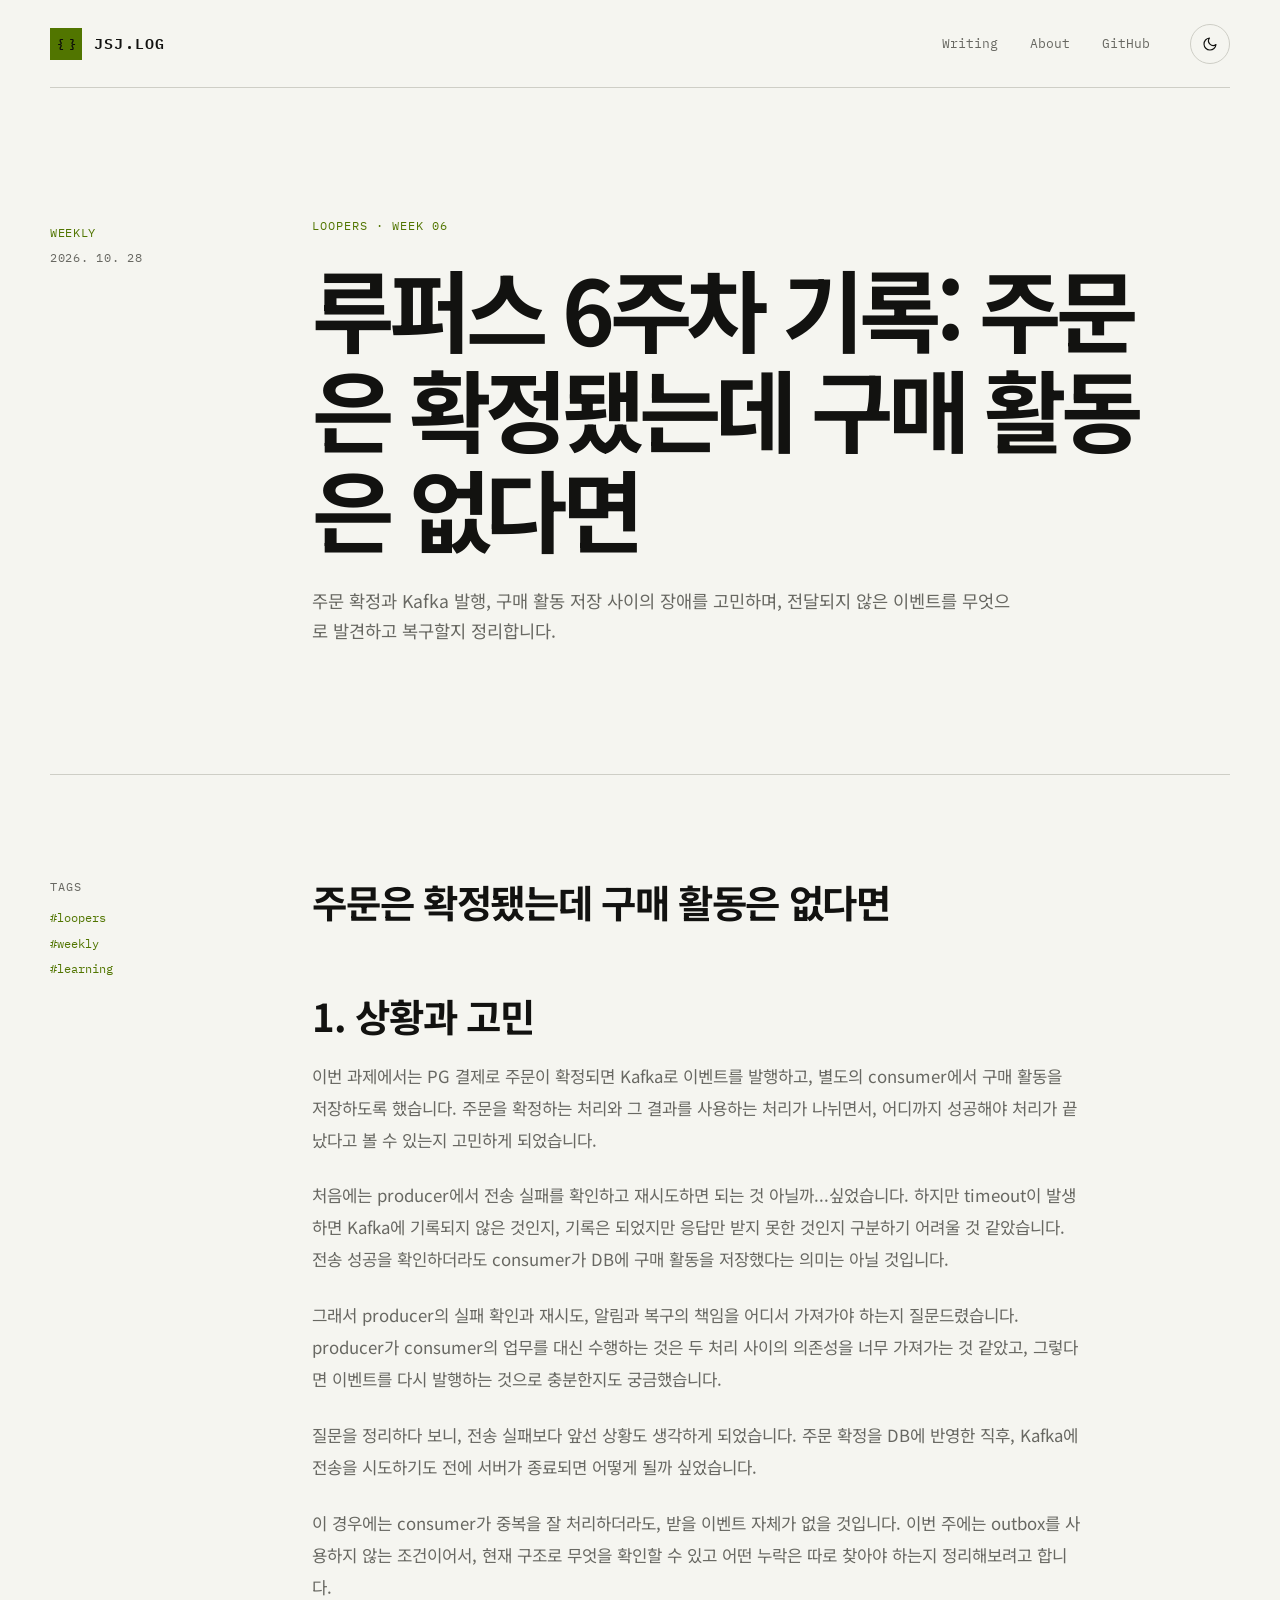
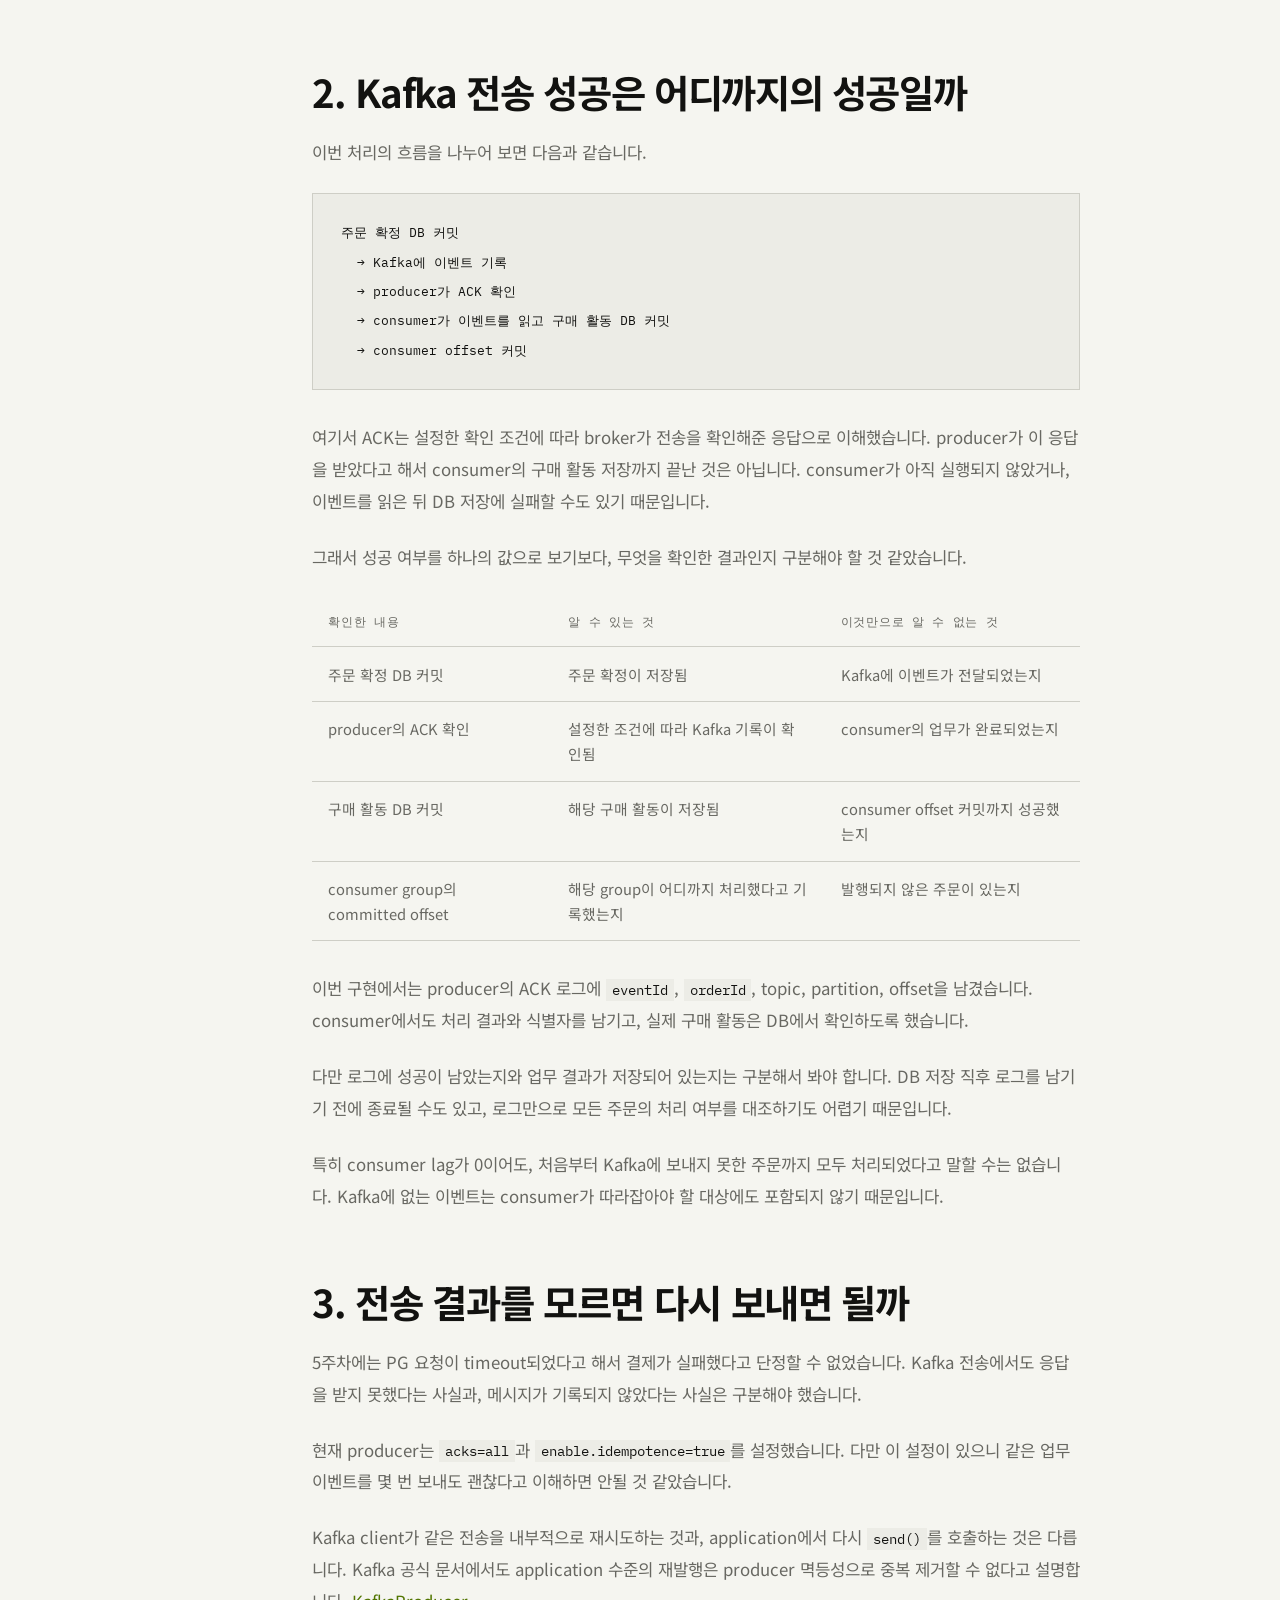
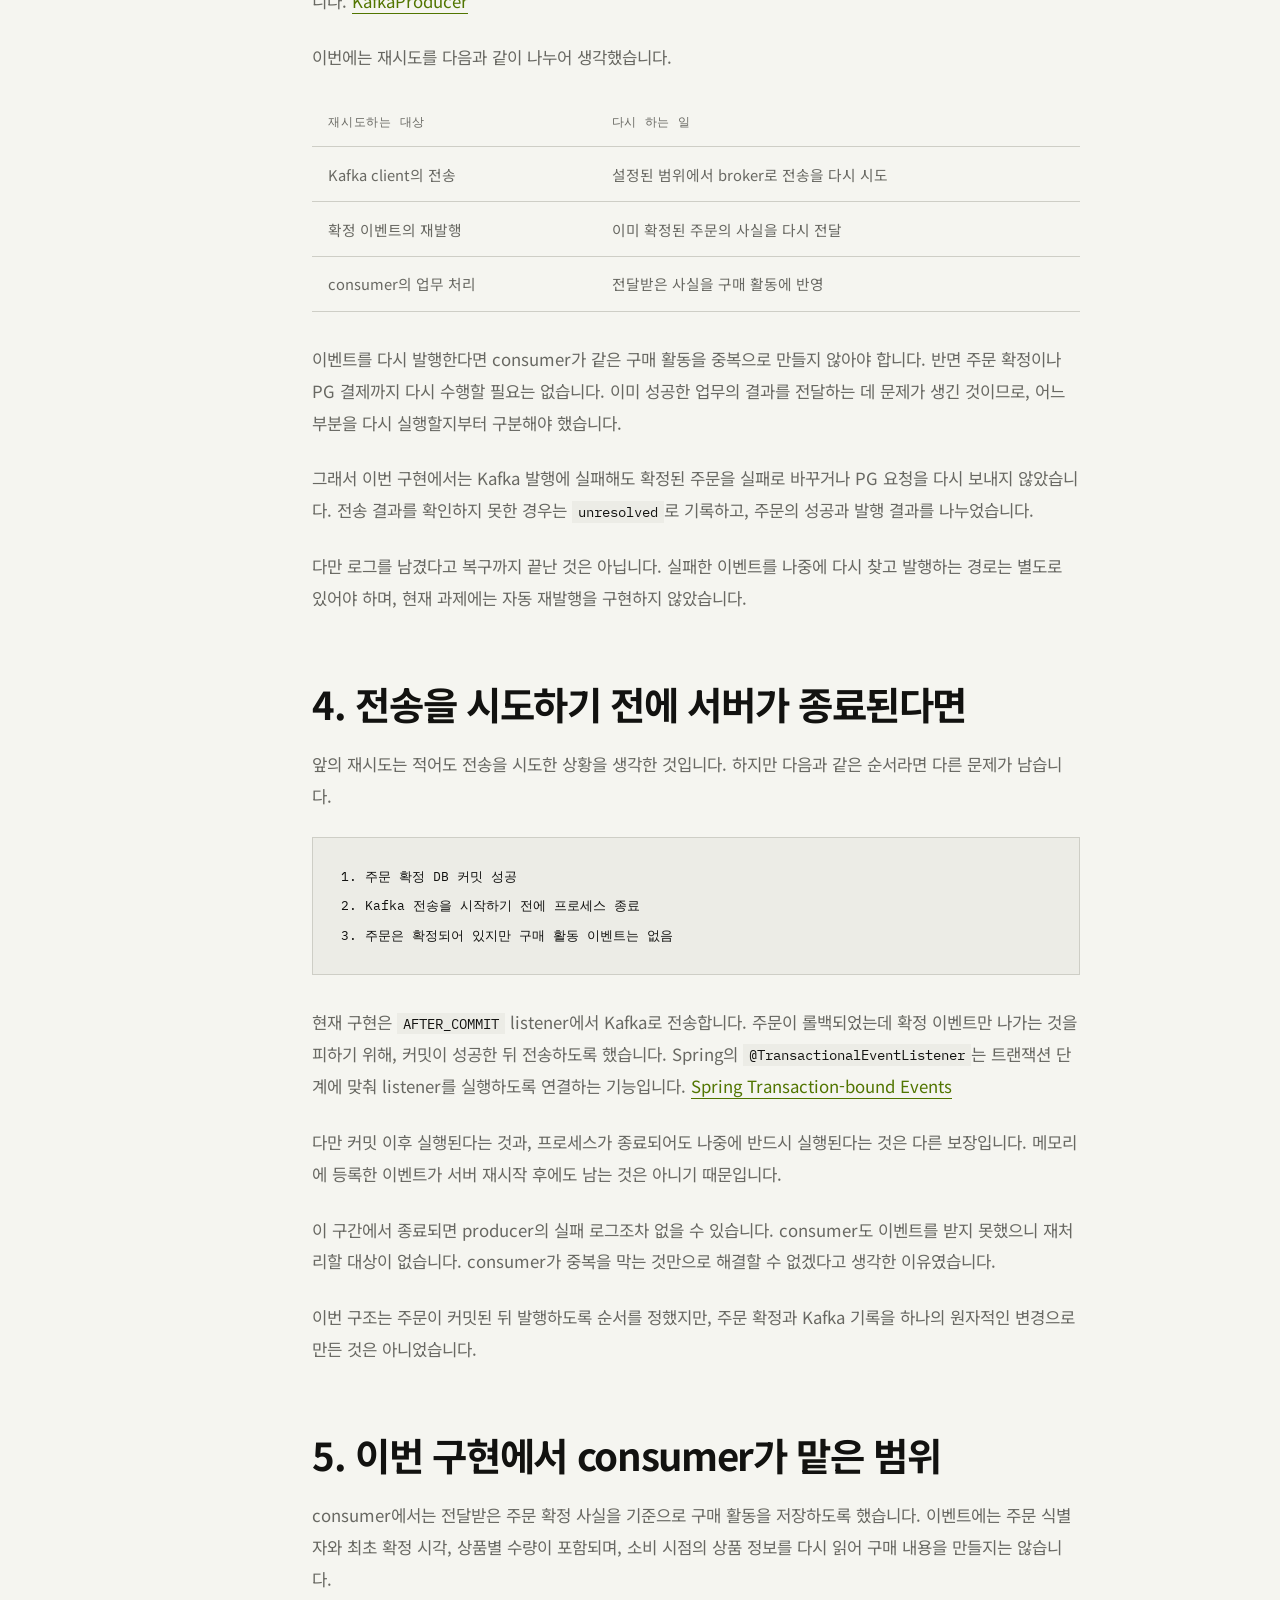
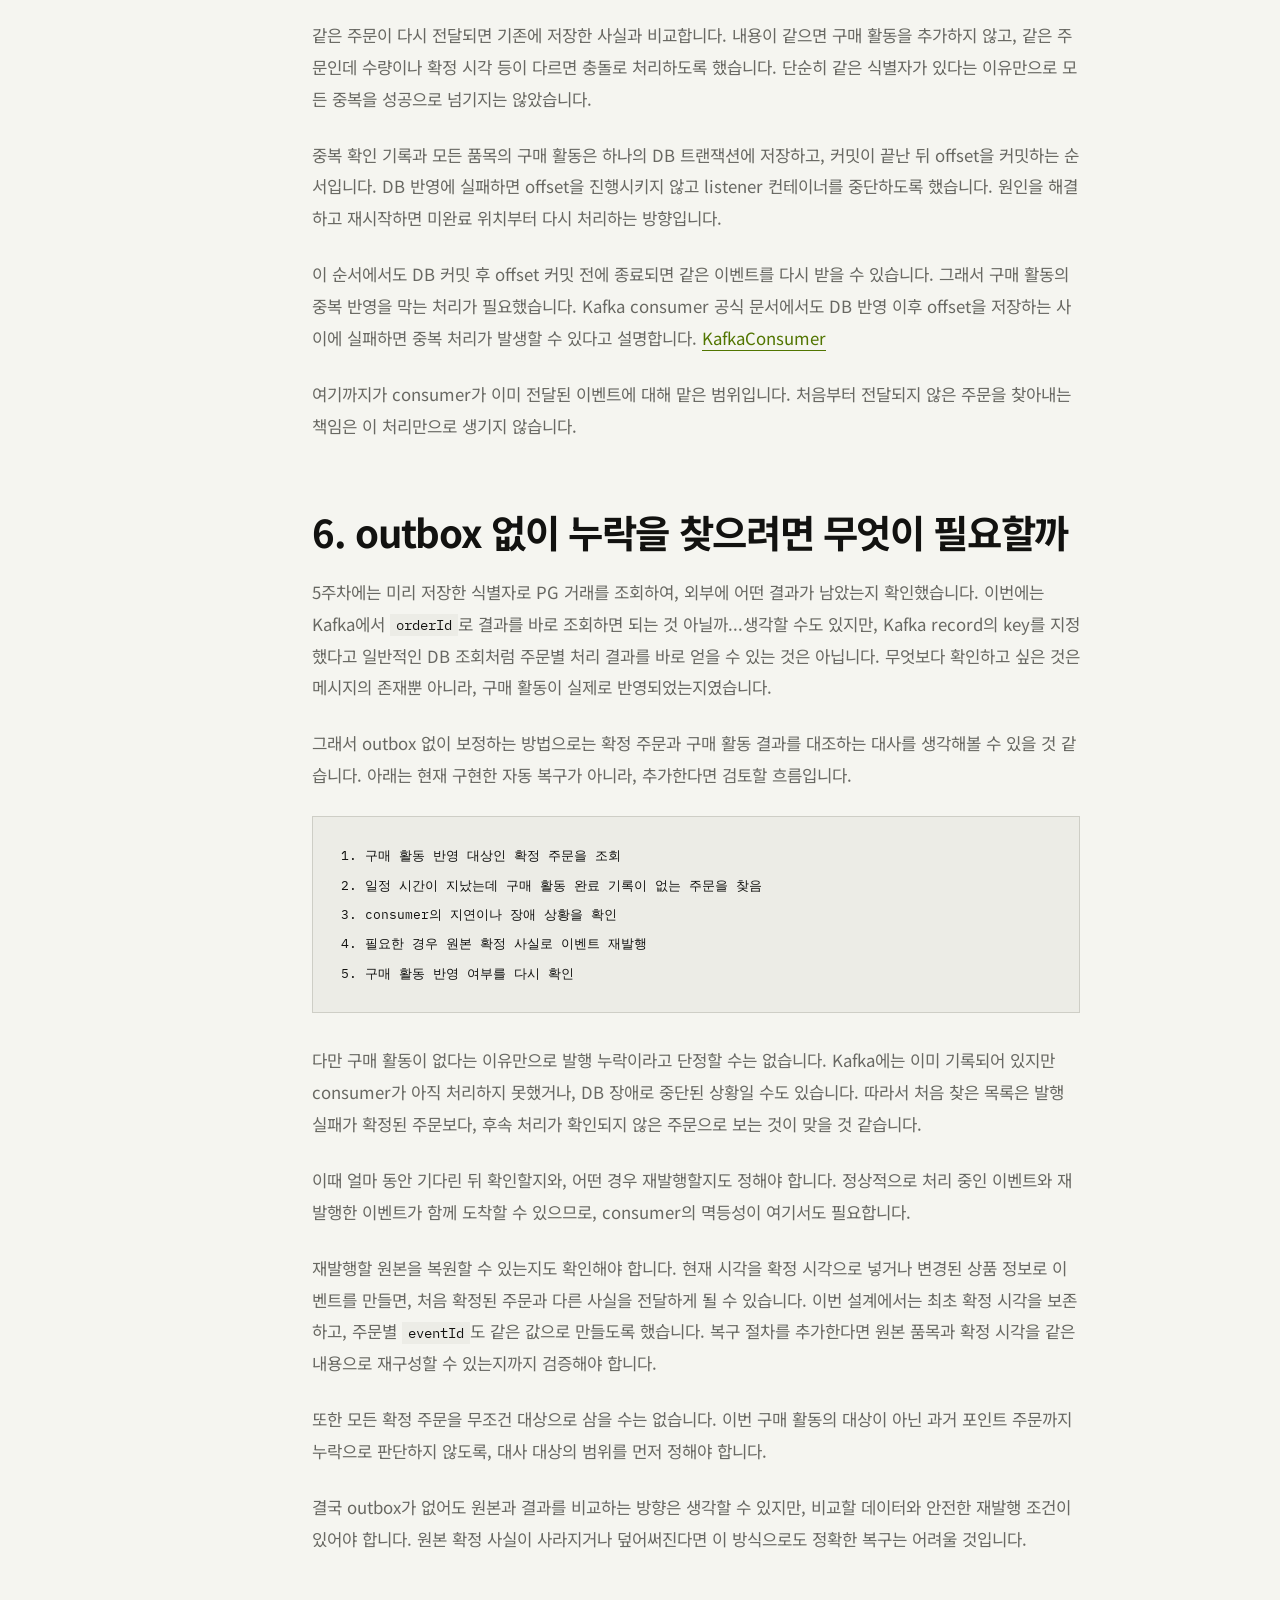
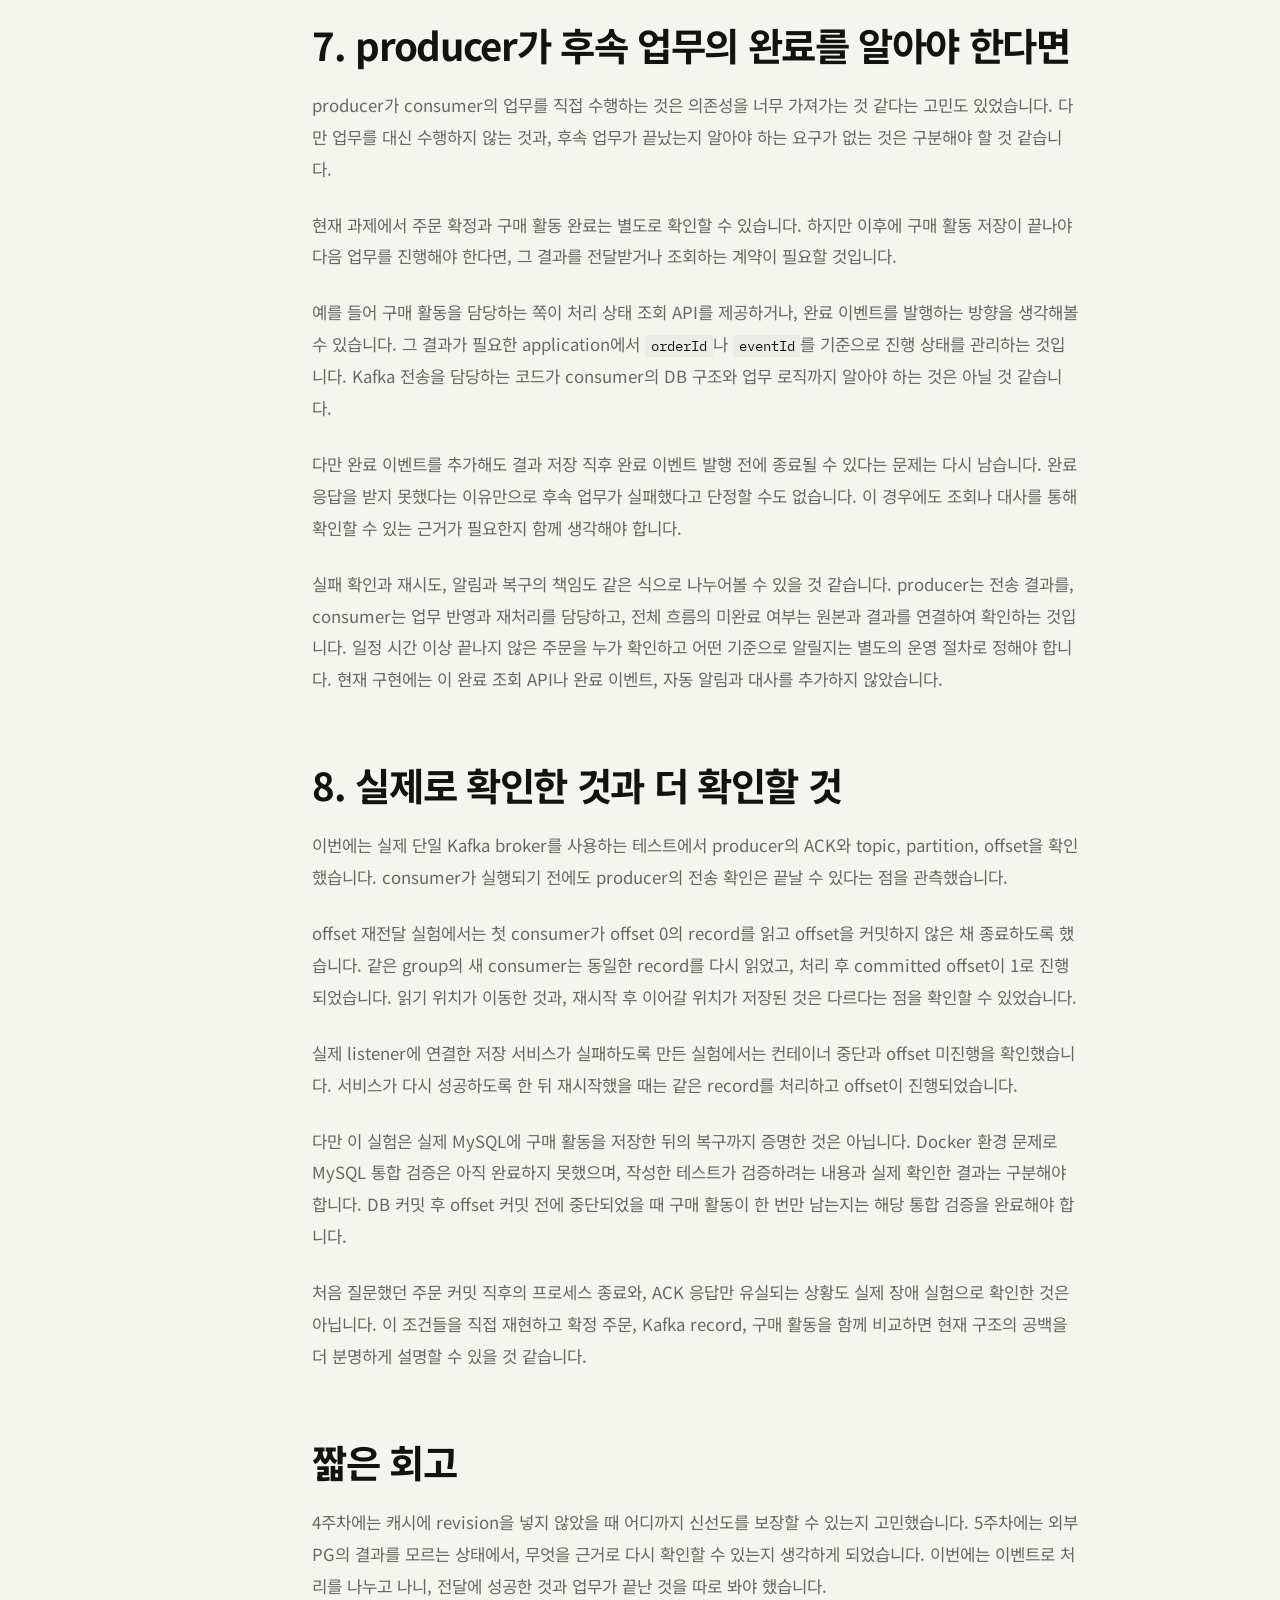
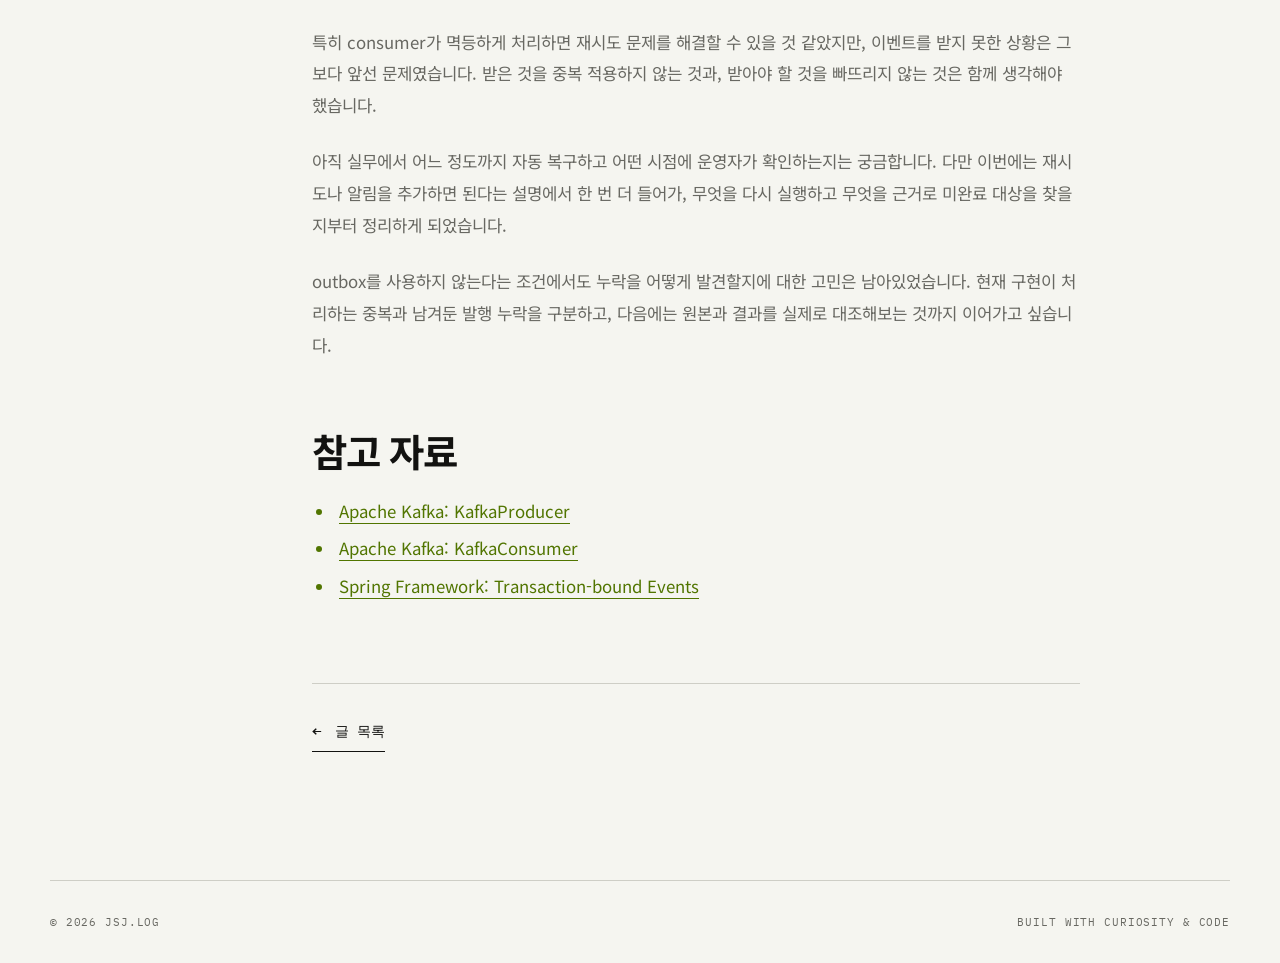
<file: posts/loopers-week-06.html>
<!doctype html>
<html lang="ko" data-theme="dark">
  <head>
    <meta charset="UTF-8" />
    <meta name="viewport" content="width=device-width, initial-scale=1.0" />
    <meta
      name="description"
      content="주문 확정과 Kafka 발행, 구매 활동 저장 사이의 장애를 고민하며, 전달되지 않은 이벤트를 무엇으로 발견하고 복구할지 정리합니다."
    />
    <meta name="theme-color" content="#0a0a0a" />
    <title>루퍼스 6주차 기록: 주문은 확정됐는데 구매 활동은 없다면 — JSJ.LOG</title>
    <link rel="preconnect" href="https://fonts.googleapis.com" />
    <link rel="preconnect" href="https://fonts.gstatic.com" crossorigin />
    <link
      href="https://fonts.googleapis.com/css2?family=IBM+Plex+Mono:wght@400;500;600&amp;family=Noto+Sans+KR:wght@400;500;600;700;800&amp;display=swap"
      rel="stylesheet"
    />
    <link rel="stylesheet" href="../styles.css" />
    <script>
      const savedTheme = localStorage.getItem("theme");
      const preferredTheme = window.matchMedia("(prefers-color-scheme: light)").matches
        ? "light"
        : "dark";
      document.documentElement.dataset.theme = savedTheme || preferredTheme;
    </script>
  </head>
  <body>
    <a class="skip-link" href="#main-content">본문으로 바로가기</a>

    <header class="site-header">
      <a class="brand" href="../index.html" aria-label="JSJ.LOG 홈">
        <span class="brand-mark" aria-hidden="true">{ }</span>
        <span>JSJ.LOG</span>
      </a>

      <nav class="site-nav" aria-label="주요 메뉴">
        <a href="../index.html#writing">Writing</a>
        <a href="../index.html#about">About</a>
        <a href="https://github.com/jsjouo249" target="_blank" rel="noreferrer">GitHub</a>
      </nav>

      <button class="theme-toggle" type="button" aria-label="밝은 테마로 전환">
        <svg class="sun-icon" aria-hidden="true" viewBox="0 0 24 24">
          <circle cx="12" cy="12" r="4" />
          <path d="M12 2v2M12 20v2M4.93 4.93l1.42 1.42M17.66 17.66l1.41 1.41M2 12h2M20 12h2M4.93 19.07l1.42-1.42M17.66 6.34l1.41-1.41" />
        </svg>
        <svg class="moon-icon" aria-hidden="true" viewBox="0 0 24 24">
          <path d="M21 12.79A9 9 0 1 1 11.21 3 7 7 0 0 0 21 12.79Z" />
        </svg>
      </button>
    </header>

    <main class="article-main" id="main-content">
      <header class="article-hero">
        <div class="article-meta">
          <span>WEEKLY</span>
          <time datetime="2026-10-28">2026. 10. 28</time>
        </div>
        <div>
          <p class="article-kicker">LOOPERS · WEEK 06</p>
          <h1>루퍼스 6주차 기록: 주문은 확정됐는데 구매 활동은 없다면</h1>
          <p class="article-description">
            주문 확정과 Kafka 발행, 구매 활동 저장 사이의 장애를 고민하며, 전달되지 않은 이벤트를 무엇으로 발견하고 복구할지 정리합니다.
          </p>
        </div>
      </header>

      <div class="article-layout">
        <aside class="article-aside" aria-label="글 태그">
          <p>TAGS</p>
          <div class="article-tags">
            <span>#loopers</span>
            <span>#weekly</span>
            <span>#learning</span>
          </div>
        </aside>

        <article class="article-body">
<h2>주문은 확정됐는데 구매 활동은 없다면</h2>
<h2>1. 상황과 고민</h2>
<p>이번 과제에서는 PG 결제로 주문이 확정되면 Kafka로 이벤트를 발행하고, 별도의 consumer에서 구매 활동을 저장하도록 했습니다.
주문을 확정하는 처리와 그 결과를 사용하는 처리가 나뉘면서, 어디까지 성공해야 처리가 끝났다고 볼 수 있는지 고민하게 되었습니다.</p>
<p>처음에는 producer에서 전송 실패를 확인하고 재시도하면 되는 것 아닐까...싶었습니다.
하지만 timeout이 발생하면 Kafka에 기록되지 않은 것인지, 기록은 되었지만 응답만 받지 못한 것인지 구분하기 어려울 것 같았습니다.
전송 성공을 확인하더라도 consumer가 DB에 구매 활동을 저장했다는 의미는 아닐 것입니다.</p>
<p>그래서 producer의 실패 확인과 재시도, 알림과 복구의 책임을 어디서 가져가야 하는지 질문드렸습니다.
producer가 consumer의 업무를 대신 수행하는 것은 두 처리 사이의 의존성을 너무 가져가는 것 같았고, 그렇다면 이벤트를 다시 발행하는 것으로 충분한지도 궁금했습니다.</p>
<p>질문을 정리하다 보니, 전송 실패보다 앞선 상황도 생각하게 되었습니다.
주문 확정을 DB에 반영한 직후, Kafka에 전송을 시도하기도 전에 서버가 종료되면 어떻게 될까 싶었습니다.</p>
<p>이 경우에는 consumer가 중복을 잘 처리하더라도, 받을 이벤트 자체가 없을 것입니다.
이번 주에는 outbox를 사용하지 않는 조건이어서, 현재 구조로 무엇을 확인할 수 있고 어떤 누락은 따로 찾아야 하는지 정리해보려고 합니다.</p>
<h2>2. Kafka 전송 성공은 어디까지의 성공일까</h2>
<p>이번 처리의 흐름을 나누어 보면 다음과 같습니다.</p>
<pre><code class="language-text">주문 확정 DB 커밋
  → Kafka에 이벤트 기록
  → producer가 ACK 확인
  → consumer가 이벤트를 읽고 구매 활동 DB 커밋
  → consumer offset 커밋
</code></pre>
<p>여기서 ACK는 설정한 확인 조건에 따라 broker가 전송을 확인해준 응답으로 이해했습니다.
producer가 이 응답을 받았다고 해서 consumer의 구매 활동 저장까지 끝난 것은 아닙니다.
consumer가 아직 실행되지 않았거나, 이벤트를 읽은 뒤 DB 저장에 실패할 수도 있기 때문입니다.</p>
<p>그래서 성공 여부를 하나의 값으로 보기보다, 무엇을 확인한 결과인지 구분해야 할 것 같았습니다.</p>
<div class="article-table article-table-prose">
<table>
<thead>
<tr>
<th scope="col">확인한 내용</th>
<th scope="col">알 수 있는 것</th>
<th scope="col">이것만으로 알 수 없는 것</th>
</tr>
</thead>
<tbody>
<tr>
<td>주문 확정 DB 커밋</td>
<td>주문 확정이 저장됨</td>
<td>Kafka에 이벤트가 전달되었는지</td>
</tr>
<tr>
<td>producer의 ACK 확인</td>
<td>설정한 조건에 따라 Kafka 기록이 확인됨</td>
<td>consumer의 업무가 완료되었는지</td>
</tr>
<tr>
<td>구매 활동 DB 커밋</td>
<td>해당 구매 활동이 저장됨</td>
<td>consumer offset 커밋까지 성공했는지</td>
</tr>
<tr>
<td>consumer group의 committed offset</td>
<td>해당 group이 어디까지 처리했다고 기록했는지</td>
<td>발행되지 않은 주문이 있는지</td>
</tr>
</tbody>
</table>
</div>
<p>이번 구현에서는 producer의 ACK 로그에 <code>eventId</code>, <code>orderId</code>, topic, partition, offset을 남겼습니다.
consumer에서도 처리 결과와 식별자를 남기고, 실제 구매 활동은 DB에서 확인하도록 했습니다.</p>
<p>다만 로그에 성공이 남았는지와 업무 결과가 저장되어 있는지는 구분해서 봐야 합니다.
DB 저장 직후 로그를 남기기 전에 종료될 수도 있고, 로그만으로 모든 주문의 처리 여부를 대조하기도 어렵기 때문입니다.</p>
<p>특히 consumer lag가 0이어도, 처음부터 Kafka에 보내지 못한 주문까지 모두 처리되었다고 말할 수는 없습니다.
Kafka에 없는 이벤트는 consumer가 따라잡아야 할 대상에도 포함되지 않기 때문입니다.</p>
<h2>3. 전송 결과를 모르면 다시 보내면 될까</h2>
<p>5주차에는 PG 요청이 timeout되었다고 해서 결제가 실패했다고 단정할 수 없었습니다.
Kafka 전송에서도 응답을 받지 못했다는 사실과, 메시지가 기록되지 않았다는 사실은 구분해야 했습니다.</p>
<p>현재 producer는 <code>acks=all</code>과 <code>enable.idempotence=true</code>를 설정했습니다.
다만 이 설정이 있으니 같은 업무 이벤트를 몇 번 보내도 괜찮다고 이해하면 안될 것 같았습니다.</p>
<p>Kafka client가 같은 전송을 내부적으로 재시도하는 것과, application에서 다시 <code>send()</code>를 호출하는 것은 다릅니다.
Kafka 공식 문서에서도 application 수준의 재발행은 producer 멱등성으로 중복 제거할 수 없다고 설명합니다. <a href="https://kafka.apache.org/35/javadoc/org/apache/kafka/clients/producer/KafkaProducer.html">KafkaProducer</a></p>
<p>이번에는 재시도를 다음과 같이 나누어 생각했습니다.</p>
<div class="article-table article-table-prose">
<table>
<thead>
<tr>
<th scope="col">재시도하는 대상</th>
<th scope="col">다시 하는 일</th>
</tr>
</thead>
<tbody>
<tr>
<td>Kafka client의 전송</td>
<td>설정된 범위에서 broker로 전송을 다시 시도</td>
</tr>
<tr>
<td>확정 이벤트의 재발행</td>
<td>이미 확정된 주문의 사실을 다시 전달</td>
</tr>
<tr>
<td>consumer의 업무 처리</td>
<td>전달받은 사실을 구매 활동에 반영</td>
</tr>
</tbody>
</table>
</div>
<p>이벤트를 다시 발행한다면 consumer가 같은 구매 활동을 중복으로 만들지 않아야 합니다.
반면 주문 확정이나 PG 결제까지 다시 수행할 필요는 없습니다.
이미 성공한 업무의 결과를 전달하는 데 문제가 생긴 것이므로, 어느 부분을 다시 실행할지부터 구분해야 했습니다.</p>
<p>그래서 이번 구현에서는 Kafka 발행에 실패해도 확정된 주문을 실패로 바꾸거나 PG 요청을 다시 보내지 않았습니다.
전송 결과를 확인하지 못한 경우는 <code>unresolved</code>로 기록하고, 주문의 성공과 발행 결과를 나누었습니다.</p>
<p>다만 로그를 남겼다고 복구까지 끝난 것은 아닙니다.
실패한 이벤트를 나중에 다시 찾고 발행하는 경로는 별도로 있어야 하며, 현재 과제에는 자동 재발행을 구현하지 않았습니다.</p>
<h2>4. 전송을 시도하기 전에 서버가 종료된다면</h2>
<p>앞의 재시도는 적어도 전송을 시도한 상황을 생각한 것입니다.
하지만 다음과 같은 순서라면 다른 문제가 남습니다.</p>
<pre><code class="language-text">1. 주문 확정 DB 커밋 성공
2. Kafka 전송을 시작하기 전에 프로세스 종료
3. 주문은 확정되어 있지만 구매 활동 이벤트는 없음
</code></pre>
<p>현재 구현은 <code>AFTER_COMMIT</code> listener에서 Kafka로 전송합니다.
주문이 롤백되었는데 확정 이벤트만 나가는 것을 피하기 위해, 커밋이 성공한 뒤 전송하도록 했습니다.
Spring의 <code>@TransactionalEventListener</code>는 트랜잭션 단계에 맞춰 listener를 실행하도록 연결하는 기능입니다. <a href="https://docs.spring.io/spring-framework/reference/data-access/transaction/event.html">Spring Transaction-bound Events</a></p>
<p>다만 커밋 이후 실행된다는 것과, 프로세스가 종료되어도 나중에 반드시 실행된다는 것은 다른 보장입니다.
메모리에 등록한 이벤트가 서버 재시작 후에도 남는 것은 아니기 때문입니다.</p>
<p>이 구간에서 종료되면 producer의 실패 로그조차 없을 수 있습니다.
consumer도 이벤트를 받지 못했으니 재처리할 대상이 없습니다.
consumer가 중복을 막는 것만으로 해결할 수 없겠다고 생각한 이유였습니다.</p>
<p>이번 구조는 주문이 커밋된 뒤 발행하도록 순서를 정했지만, 주문 확정과 Kafka 기록을 하나의 원자적인 변경으로 만든 것은 아니었습니다.</p>
<h2>5. 이번 구현에서 consumer가 맡은 범위</h2>
<p>consumer에서는 전달받은 주문 확정 사실을 기준으로 구매 활동을 저장하도록 했습니다.
이벤트에는 주문 식별자와 최초 확정 시각, 상품별 수량이 포함되며, 소비 시점의 상품 정보를 다시 읽어 구매 내용을 만들지는 않습니다.</p>
<p>같은 주문이 다시 전달되면 기존에 저장한 사실과 비교합니다.
내용이 같으면 구매 활동을 추가하지 않고, 같은 주문인데 수량이나 확정 시각 등이 다르면 충돌로 처리하도록 했습니다.
단순히 같은 식별자가 있다는 이유만으로 모든 중복을 성공으로 넘기지는 않았습니다.</p>
<p>중복 확인 기록과 모든 품목의 구매 활동은 하나의 DB 트랜잭션에 저장하고, 커밋이 끝난 뒤 offset을 커밋하는 순서입니다.
DB 반영에 실패하면 offset을 진행시키지 않고 listener 컨테이너를 중단하도록 했습니다.
원인을 해결하고 재시작하면 미완료 위치부터 다시 처리하는 방향입니다.</p>
<p>이 순서에서도 DB 커밋 후 offset 커밋 전에 종료되면 같은 이벤트를 다시 받을 수 있습니다.
그래서 구매 활동의 중복 반영을 막는 처리가 필요했습니다.
Kafka consumer 공식 문서에서도 DB 반영 이후 offset을 저장하는 사이에 실패하면 중복 처리가 발생할 수 있다고 설명합니다. <a href="https://kafka.apache.org/35/javadoc/org/apache/kafka/clients/consumer/KafkaConsumer.html">KafkaConsumer</a></p>
<p>여기까지가 consumer가 이미 전달된 이벤트에 대해 맡은 범위입니다.
처음부터 전달되지 않은 주문을 찾아내는 책임은 이 처리만으로 생기지 않습니다.</p>
<h2>6. outbox 없이 누락을 찾으려면 무엇이 필요할까</h2>
<p>5주차에는 미리 저장한 식별자로 PG 거래를 조회하여, 외부에 어떤 결과가 남았는지 확인했습니다.
이번에는 Kafka에서 <code>orderId</code>로 결과를 바로 조회하면 되는 것 아닐까...생각할 수도 있지만, Kafka record의 key를 지정했다고 일반적인 DB 조회처럼 주문별 처리 결과를 바로 얻을 수 있는 것은 아닙니다.
무엇보다 확인하고 싶은 것은 메시지의 존재뿐 아니라, 구매 활동이 실제로 반영되었는지였습니다.</p>
<p>그래서 outbox 없이 보정하는 방법으로는 확정 주문과 구매 활동 결과를 대조하는 대사를 생각해볼 수 있을 것 같습니다.
아래는 현재 구현한 자동 복구가 아니라, 추가한다면 검토할 흐름입니다.</p>
<pre><code class="language-text">1. 구매 활동 반영 대상인 확정 주문을 조회
2. 일정 시간이 지났는데 구매 활동 완료 기록이 없는 주문을 찾음
3. consumer의 지연이나 장애 상황을 확인
4. 필요한 경우 원본 확정 사실로 이벤트 재발행
5. 구매 활동 반영 여부를 다시 확인
</code></pre>
<p>다만 구매 활동이 없다는 이유만으로 발행 누락이라고 단정할 수는 없습니다.
Kafka에는 이미 기록되어 있지만 consumer가 아직 처리하지 못했거나, DB 장애로 중단된 상황일 수도 있습니다.
따라서 처음 찾은 목록은 발행 실패가 확정된 주문보다, 후속 처리가 확인되지 않은 주문으로 보는 것이 맞을 것 같습니다.</p>
<p>이때 얼마 동안 기다린 뒤 확인할지와, 어떤 경우 재발행할지도 정해야 합니다.
정상적으로 처리 중인 이벤트와 재발행한 이벤트가 함께 도착할 수 있으므로, consumer의 멱등성이 여기서도 필요합니다.</p>
<p>재발행할 원본을 복원할 수 있는지도 확인해야 합니다.
현재 시각을 확정 시각으로 넣거나 변경된 상품 정보로 이벤트를 만들면, 처음 확정된 주문과 다른 사실을 전달하게 될 수 있습니다.
이번 설계에서는 최초 확정 시각을 보존하고, 주문별 <code>eventId</code>도 같은 값으로 만들도록 했습니다.
복구 절차를 추가한다면 원본 품목과 확정 시각을 같은 내용으로 재구성할 수 있는지까지 검증해야 합니다.</p>
<p>또한 모든 확정 주문을 무조건 대상으로 삼을 수는 없습니다.
이번 구매 활동의 대상이 아닌 과거 포인트 주문까지 누락으로 판단하지 않도록, 대사 대상의 범위를 먼저 정해야 합니다.</p>
<p>결국 outbox가 없어도 원본과 결과를 비교하는 방향은 생각할 수 있지만, 비교할 데이터와 안전한 재발행 조건이 있어야 합니다.
원본 확정 사실이 사라지거나 덮어써진다면 이 방식으로도 정확한 복구는 어려울 것입니다.</p>
<h2>7. producer가 후속 업무의 완료를 알아야 한다면</h2>
<p>producer가 consumer의 업무를 직접 수행하는 것은 의존성을 너무 가져가는 것 같다는 고민도 있었습니다.
다만 업무를 대신 수행하지 않는 것과, 후속 업무가 끝났는지 알아야 하는 요구가 없는 것은 구분해야 할 것 같습니다.</p>
<p>현재 과제에서 주문 확정과 구매 활동 완료는 별도로 확인할 수 있습니다.
하지만 이후에 구매 활동 저장이 끝나야 다음 업무를 진행해야 한다면, 그 결과를 전달받거나 조회하는 계약이 필요할 것입니다.</p>
<p>예를 들어 구매 활동을 담당하는 쪽이 처리 상태 조회 API를 제공하거나, 완료 이벤트를 발행하는 방향을 생각해볼 수 있습니다.
그 결과가 필요한 application에서 <code>orderId</code>나 <code>eventId</code>를 기준으로 진행 상태를 관리하는 것입니다.
Kafka 전송을 담당하는 코드가 consumer의 DB 구조와 업무 로직까지 알아야 하는 것은 아닐 것 같습니다.</p>
<p>다만 완료 이벤트를 추가해도 결과 저장 직후 완료 이벤트 발행 전에 종료될 수 있다는 문제는 다시 남습니다.
완료 응답을 받지 못했다는 이유만으로 후속 업무가 실패했다고 단정할 수도 없습니다.
이 경우에도 조회나 대사를 통해 확인할 수 있는 근거가 필요한지 함께 생각해야 합니다.</p>
<p>실패 확인과 재시도, 알림과 복구의 책임도 같은 식으로 나누어볼 수 있을 것 같습니다.
producer는 전송 결과를, consumer는 업무 반영과 재처리를 담당하고, 전체 흐름의 미완료 여부는 원본과 결과를 연결하여 확인하는 것입니다.
일정 시간 이상 끝나지 않은 주문을 누가 확인하고 어떤 기준으로 알릴지는 별도의 운영 절차로 정해야 합니다.
현재 구현에는 이 완료 조회 API나 완료 이벤트, 자동 알림과 대사를 추가하지 않았습니다.</p>
<h2>8. 실제로 확인한 것과 더 확인할 것</h2>
<p>이번에는 실제 단일 Kafka broker를 사용하는 테스트에서 producer의 ACK와 topic, partition, offset을 확인했습니다.
consumer가 실행되기 전에도 producer의 전송 확인은 끝날 수 있다는 점을 관측했습니다.</p>
<p>offset 재전달 실험에서는 첫 consumer가 offset 0의 record를 읽고 offset을 커밋하지 않은 채 종료하도록 했습니다.
같은 group의 새 consumer는 동일한 record를 다시 읽었고, 처리 후 committed offset이 1로 진행되었습니다.
읽기 위치가 이동한 것과, 재시작 후 이어갈 위치가 저장된 것은 다르다는 점을 확인할 수 있었습니다.</p>
<p>실제 listener에 연결한 저장 서비스가 실패하도록 만든 실험에서는 컨테이너 중단과 offset 미진행을 확인했습니다.
서비스가 다시 성공하도록 한 뒤 재시작했을 때는 같은 record를 처리하고 offset이 진행되었습니다.</p>
<p>다만 이 실험은 실제 MySQL에 구매 활동을 저장한 뒤의 복구까지 증명한 것은 아닙니다.
Docker 환경 문제로 MySQL 통합 검증은 아직 완료하지 못했으며, 작성한 테스트가 검증하려는 내용과 실제 확인한 결과는 구분해야 합니다.
DB 커밋 후 offset 커밋 전에 중단되었을 때 구매 활동이 한 번만 남는지는 해당 통합 검증을 완료해야 합니다.</p>
<p>처음 질문했던 주문 커밋 직후의 프로세스 종료와, ACK 응답만 유실되는 상황도 실제 장애 실험으로 확인한 것은 아닙니다.
이 조건들을 직접 재현하고 확정 주문, Kafka record, 구매 활동을 함께 비교하면 현재 구조의 공백을 더 분명하게 설명할 수 있을 것 같습니다.</p>
<h2>짧은 회고</h2>
<p>4주차에는 캐시에 revision을 넣지 않았을 때 어디까지 신선도를 보장할 수 있는지 고민했습니다.
5주차에는 외부 PG의 결과를 모르는 상태에서, 무엇을 근거로 다시 확인할 수 있는지 생각하게 되었습니다.
이번에는 이벤트로 처리를 나누고 나니, 전달에 성공한 것과 업무가 끝난 것을 따로 봐야 했습니다.</p>
<p>특히 consumer가 멱등하게 처리하면 재시도 문제를 해결할 수 있을 것 같았지만, 이벤트를 받지 못한 상황은 그보다 앞선 문제였습니다.
받은 것을 중복 적용하지 않는 것과, 받아야 할 것을 빠뜨리지 않는 것은 함께 생각해야 했습니다.</p>
<p>아직 실무에서 어느 정도까지 자동 복구하고 어떤 시점에 운영자가 확인하는지는 궁금합니다.
다만 이번에는 재시도나 알림을 추가하면 된다는 설명에서 한 번 더 들어가, 무엇을 다시 실행하고 무엇을 근거로 미완료 대상을 찾을지부터 정리하게 되었습니다.</p>
<p>outbox를 사용하지 않는다는 조건에서도 누락을 어떻게 발견할지에 대한 고민은 남아있었습니다.
현재 구현이 처리하는 중복과 남겨둔 발행 누락을 구분하고, 다음에는 원본과 결과를 실제로 대조해보는 것까지 이어가고 싶습니다.</p>
<h2>참고 자료</h2>
<ul>
<li><a href="https://kafka.apache.org/35/javadoc/org/apache/kafka/clients/producer/KafkaProducer.html">Apache Kafka: KafkaProducer</a></li>
<li><a href="https://kafka.apache.org/35/javadoc/org/apache/kafka/clients/consumer/KafkaConsumer.html">Apache Kafka: KafkaConsumer</a></li>
<li><a href="https://docs.spring.io/spring-framework/reference/data-access/transaction/event.html">Spring Framework: Transaction-bound Events</a></li>
</ul>

          <nav class="article-footer-nav" aria-label="글 탐색">
            <a class="text-link" href="../index.html#writing"><span aria-hidden="true">←</span> 글 목록</a>
          </nav>
        </article>
      </div>
    </main>

    <footer class="site-footer">
      <p>© <span id="current-year">2026</span> JSJ.LOG</p>
      <p>BUILT WITH CURIOSITY &amp; CODE</p>
    </footer>

    <script src="../script.js"></script>
  </body>
</html>
</file>
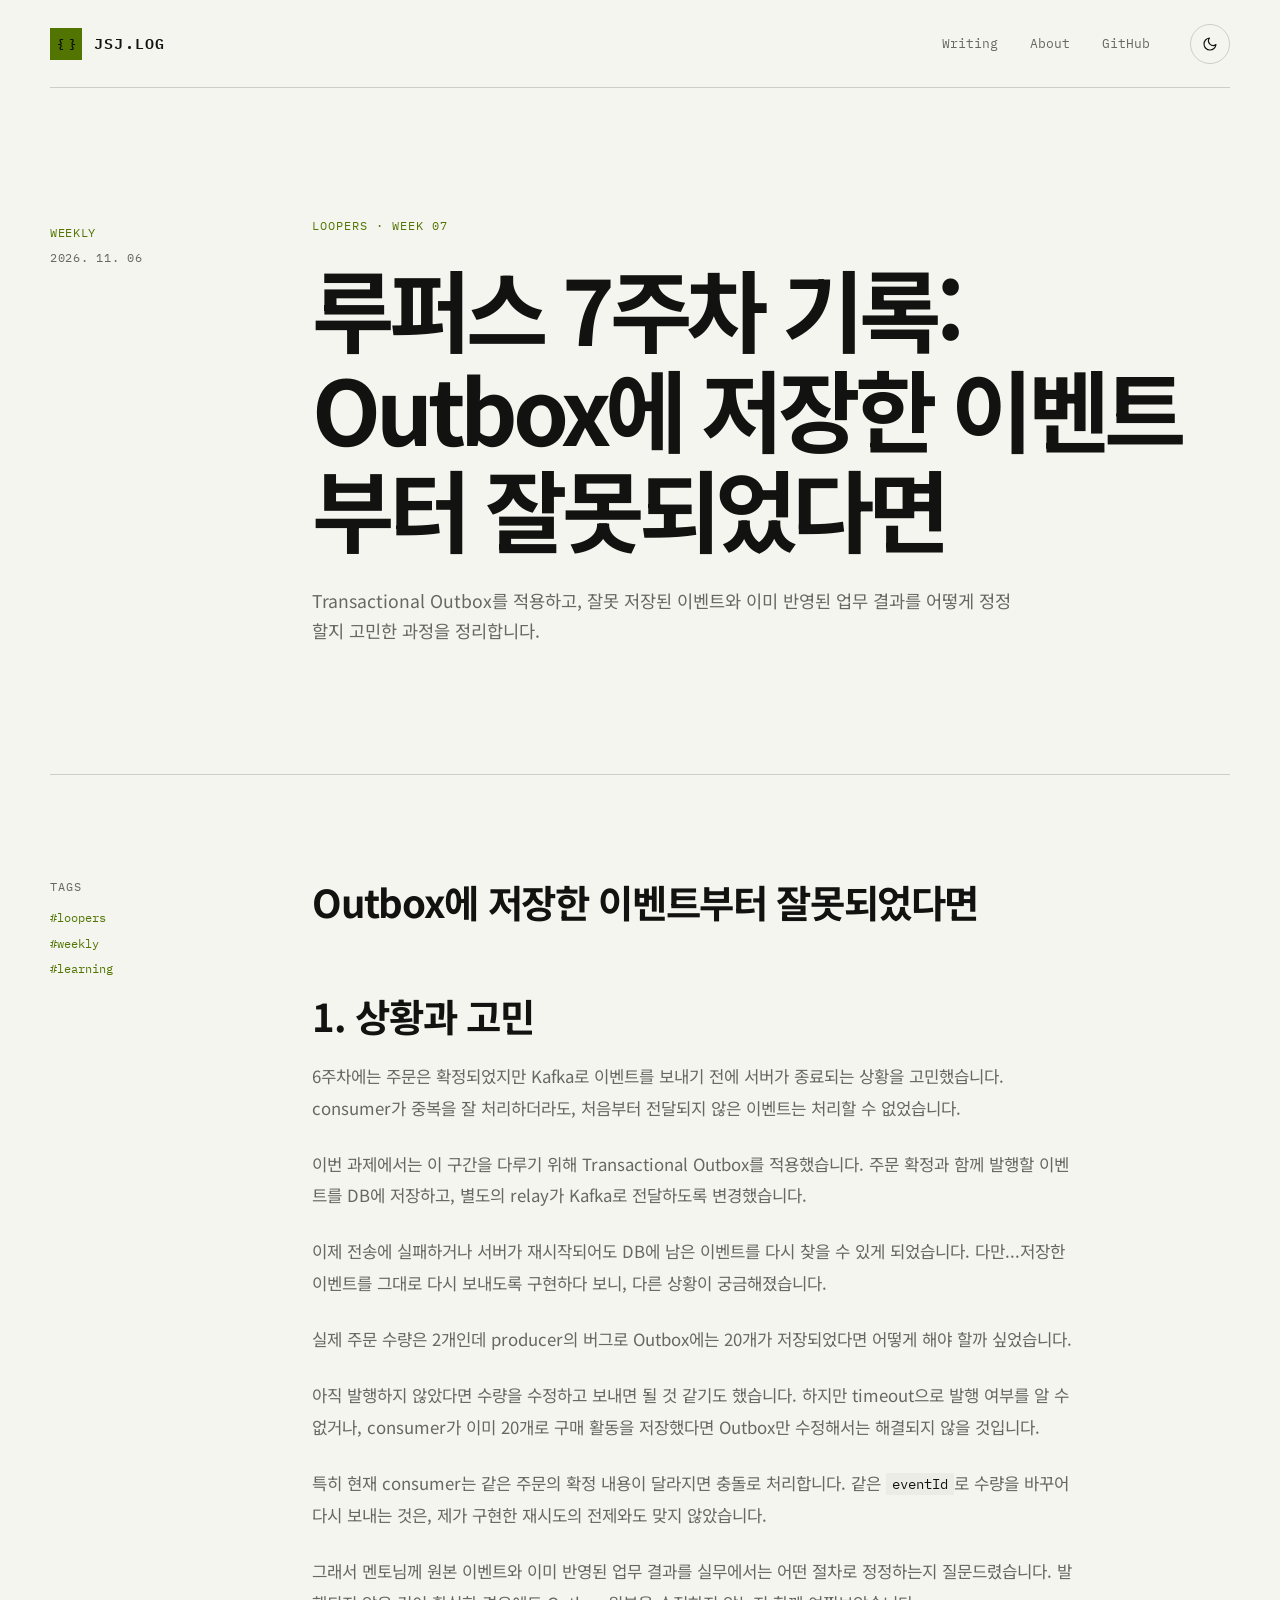
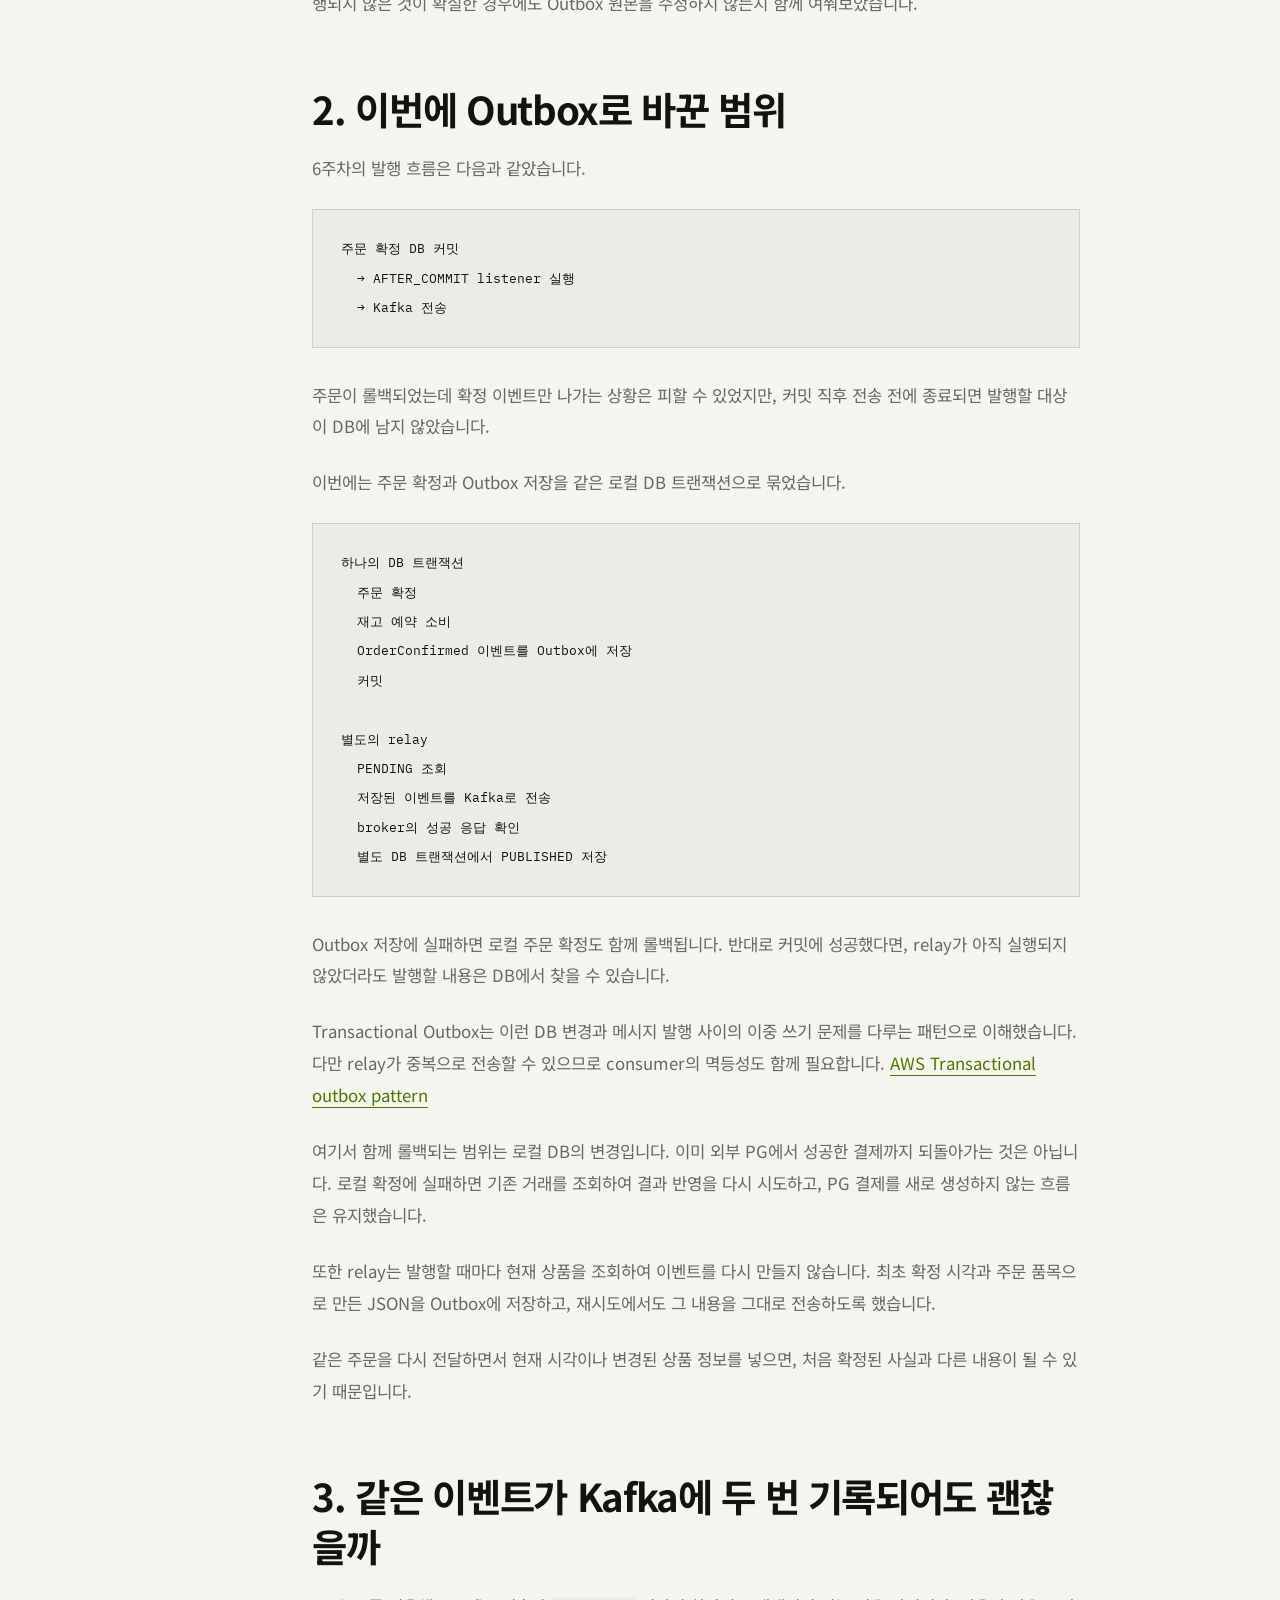
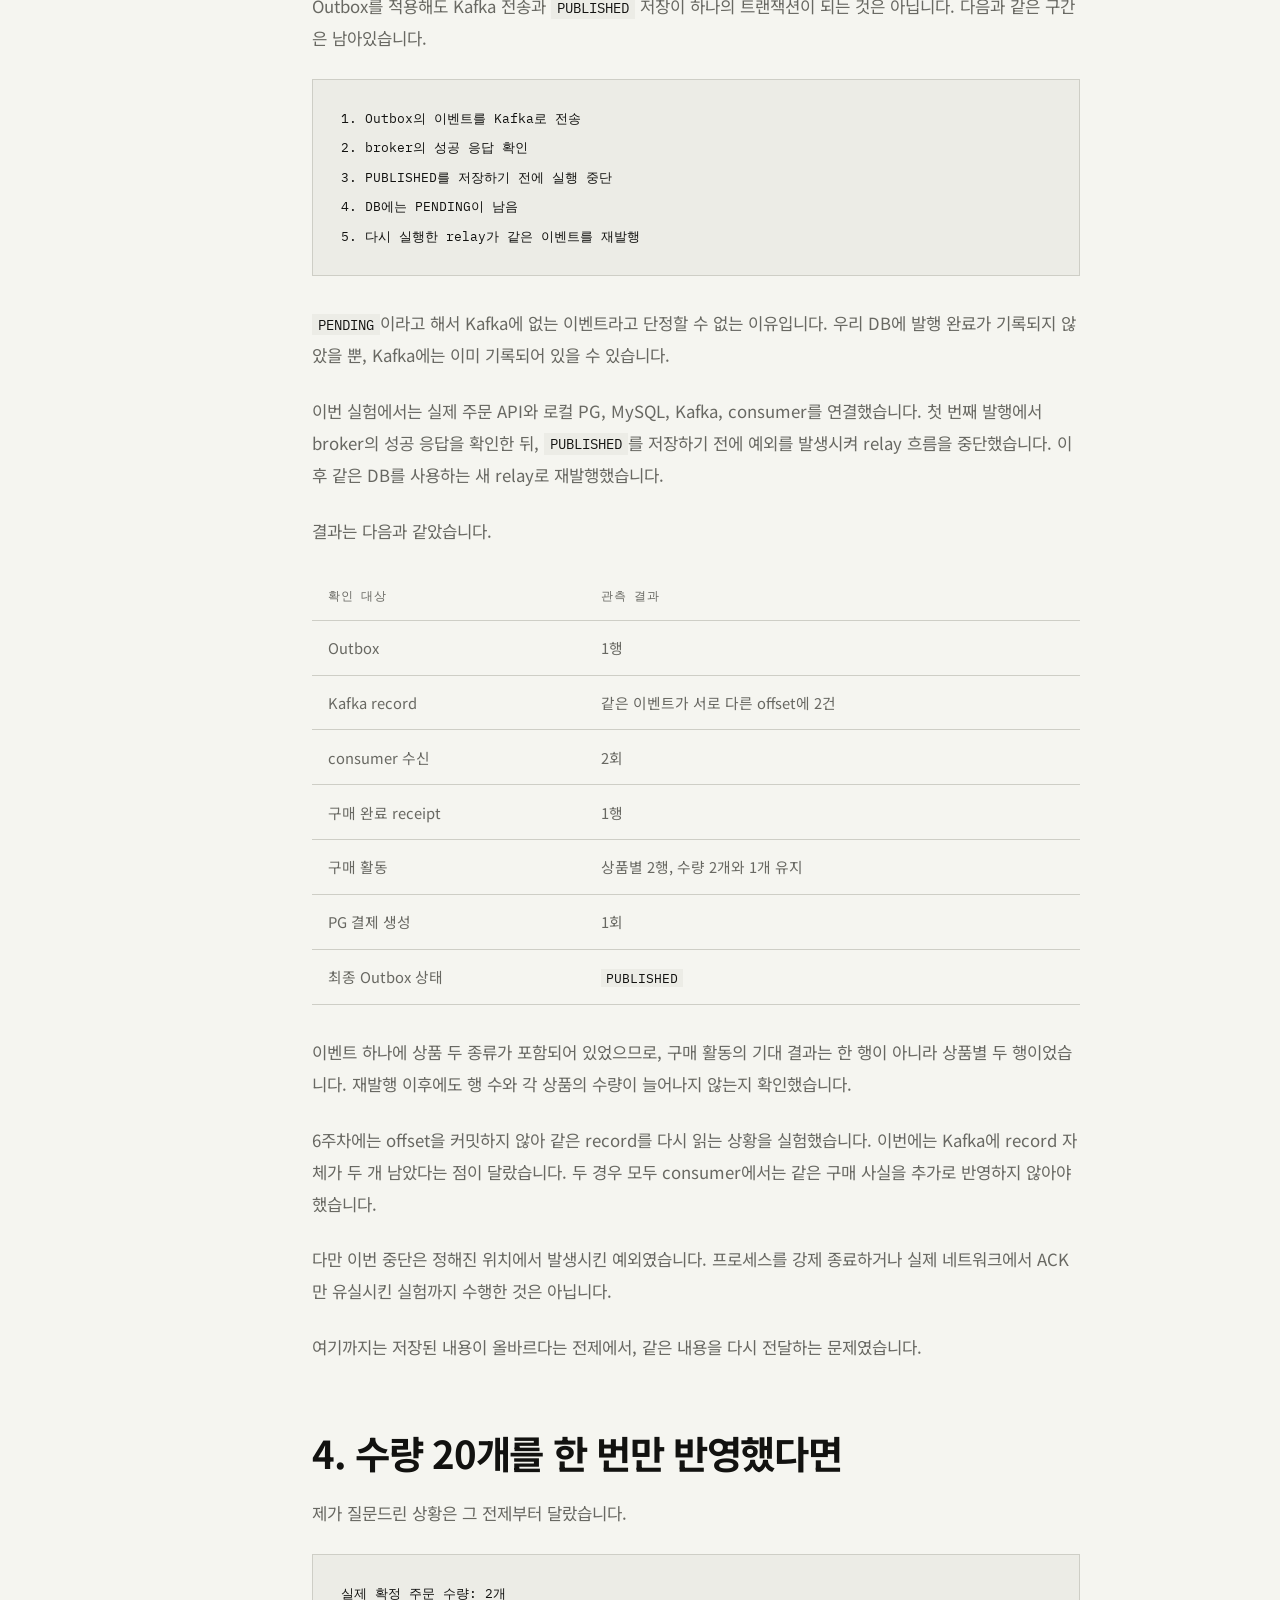
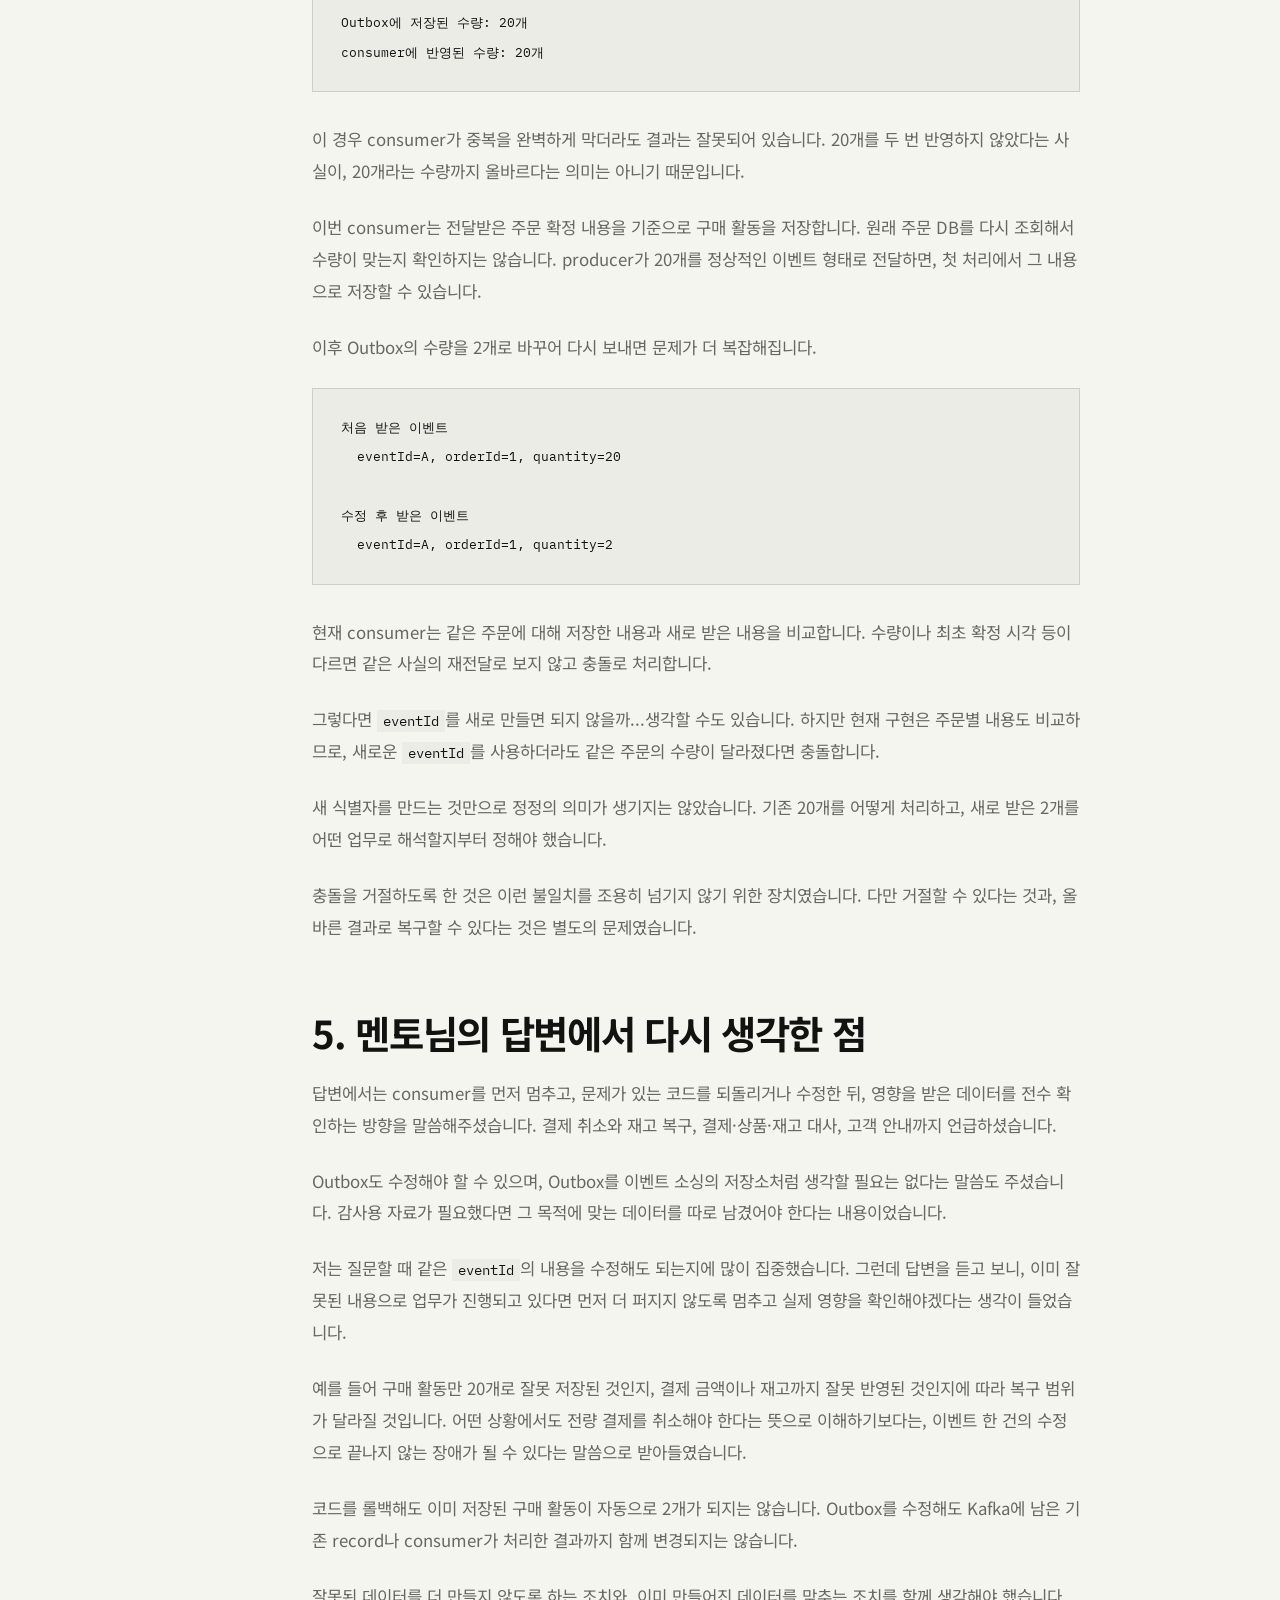
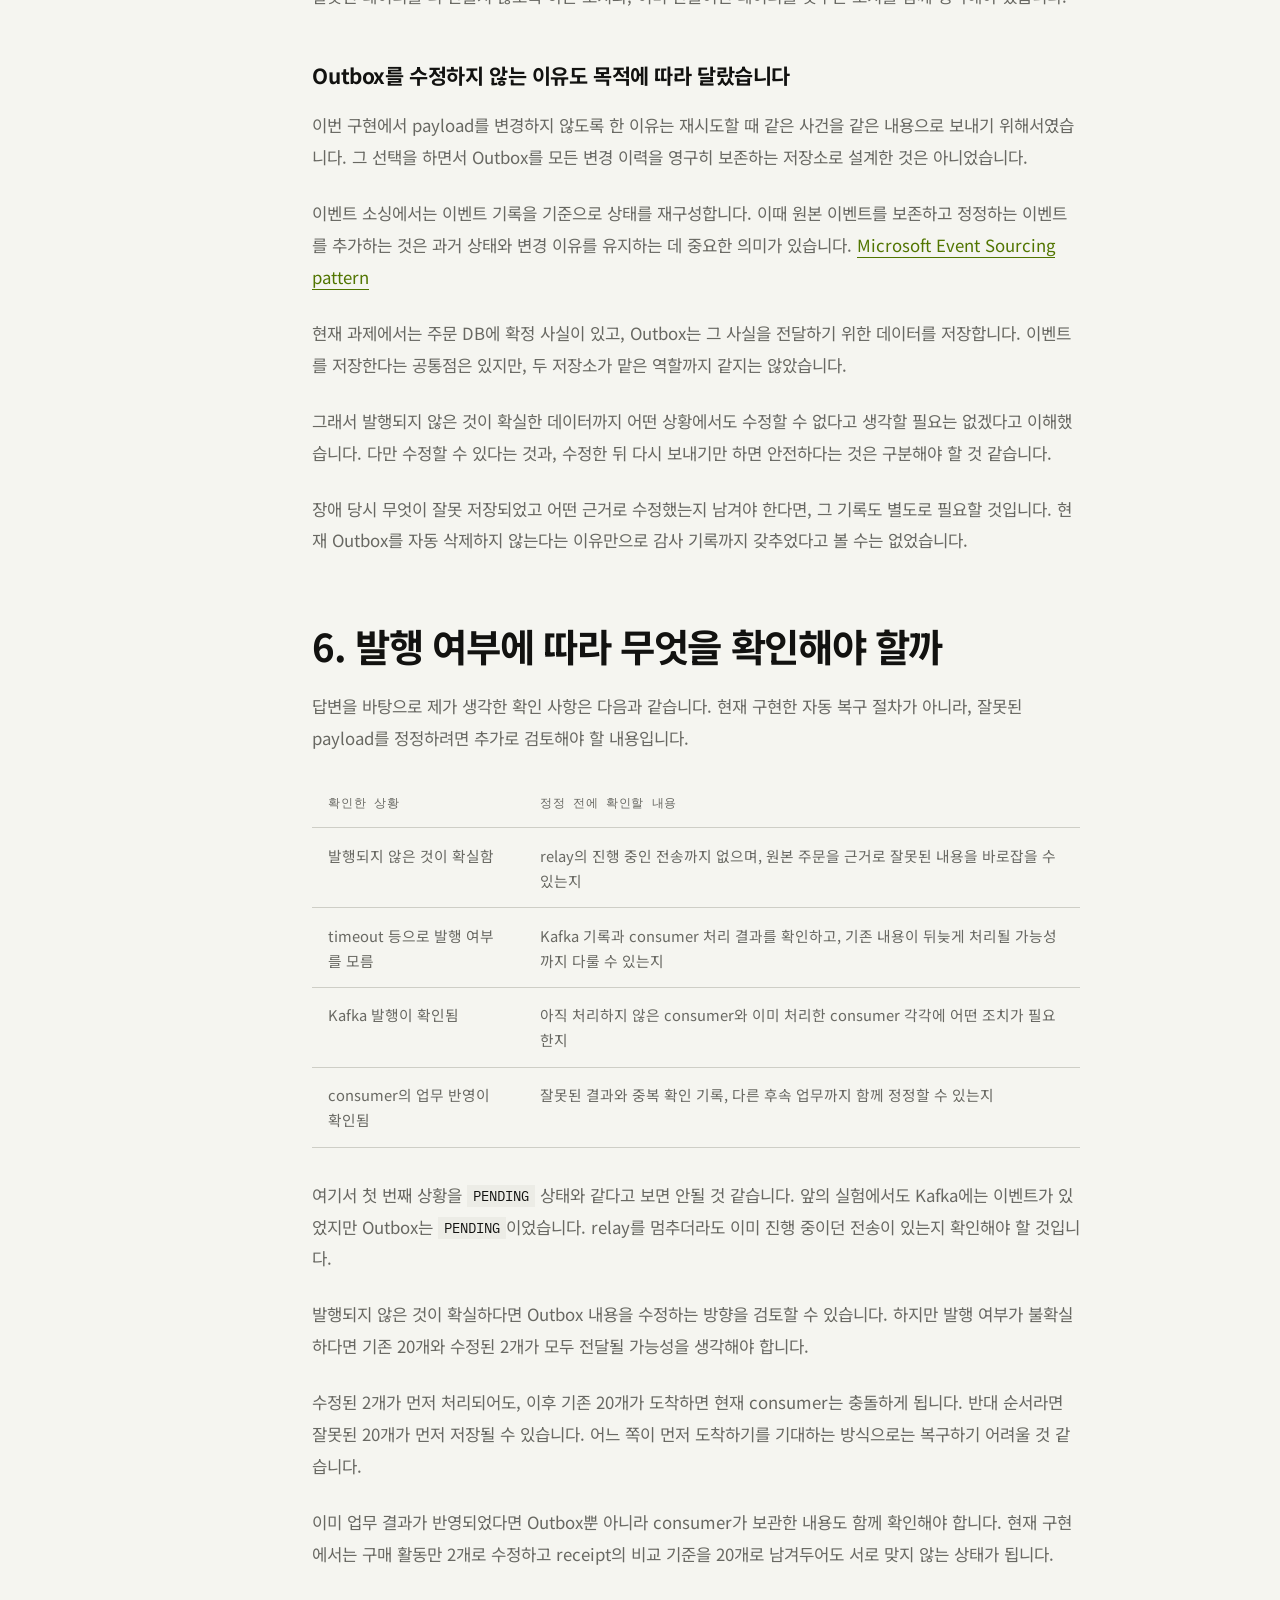
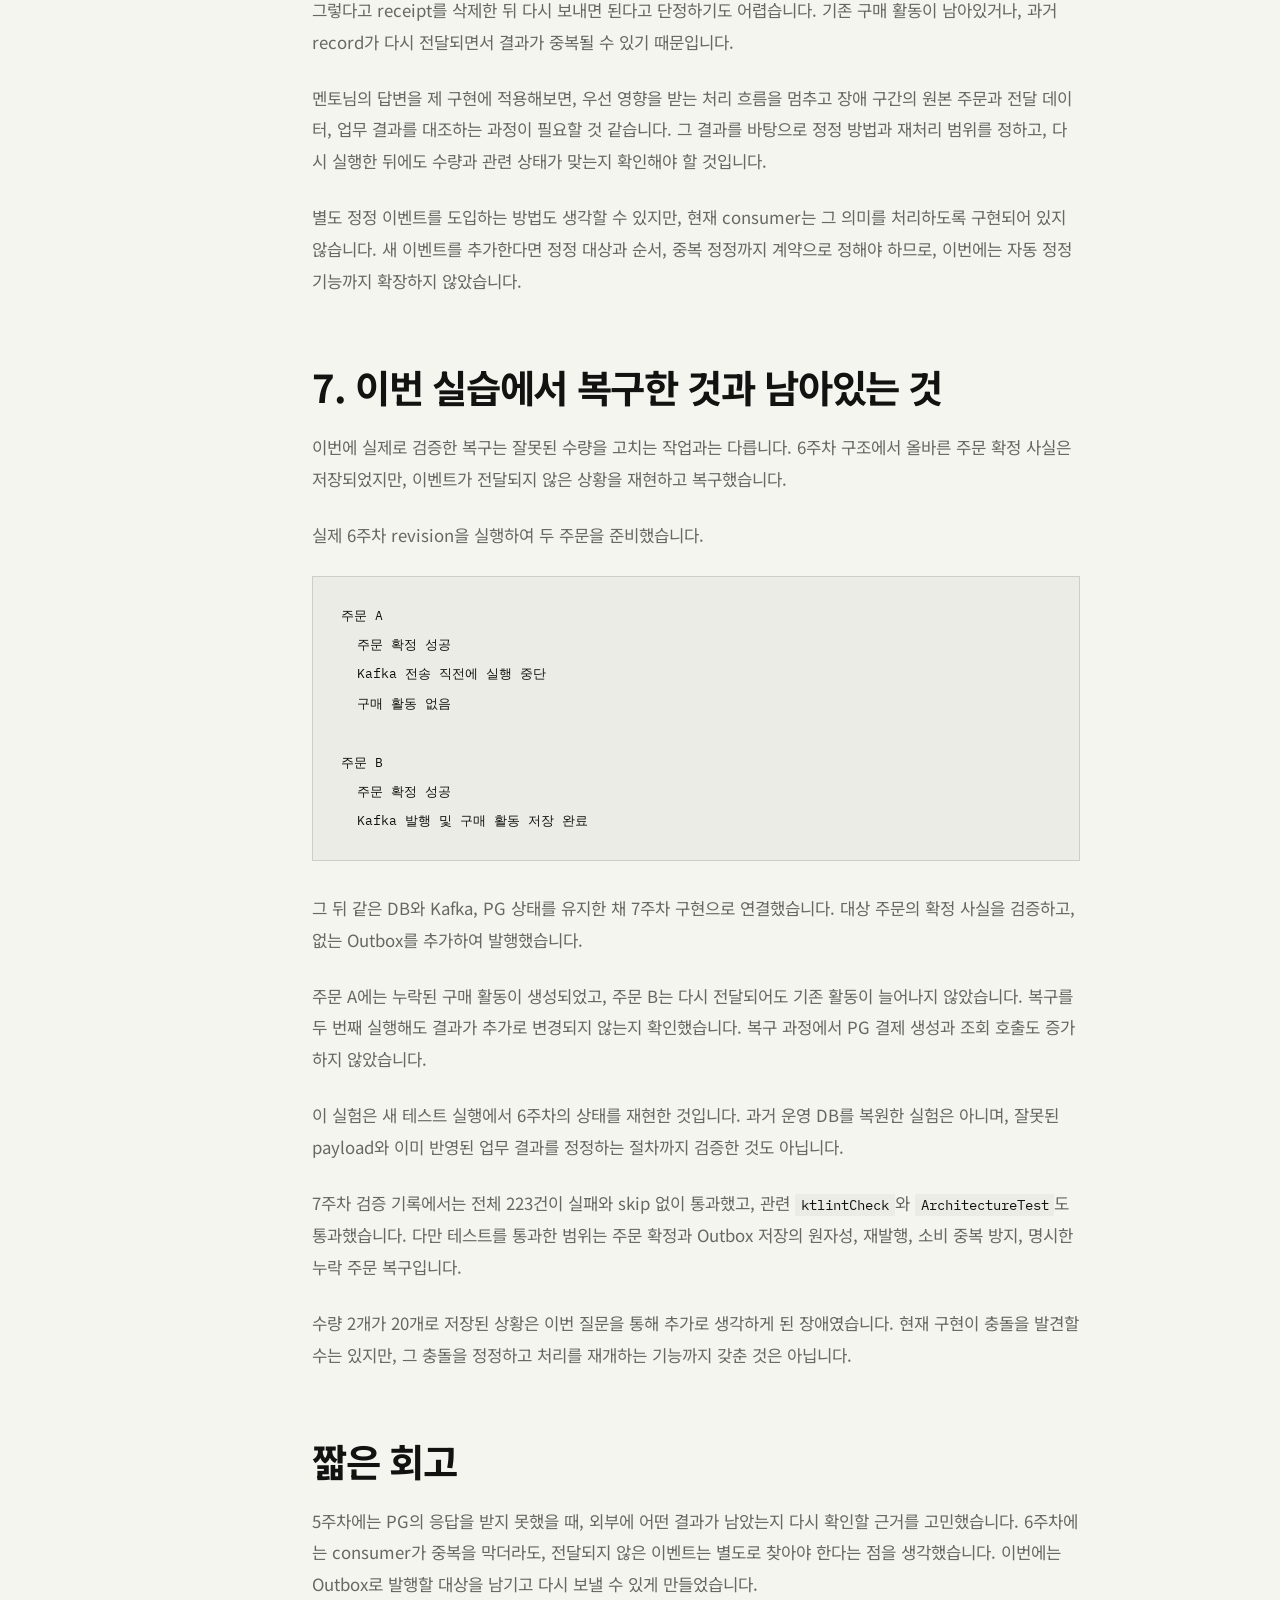
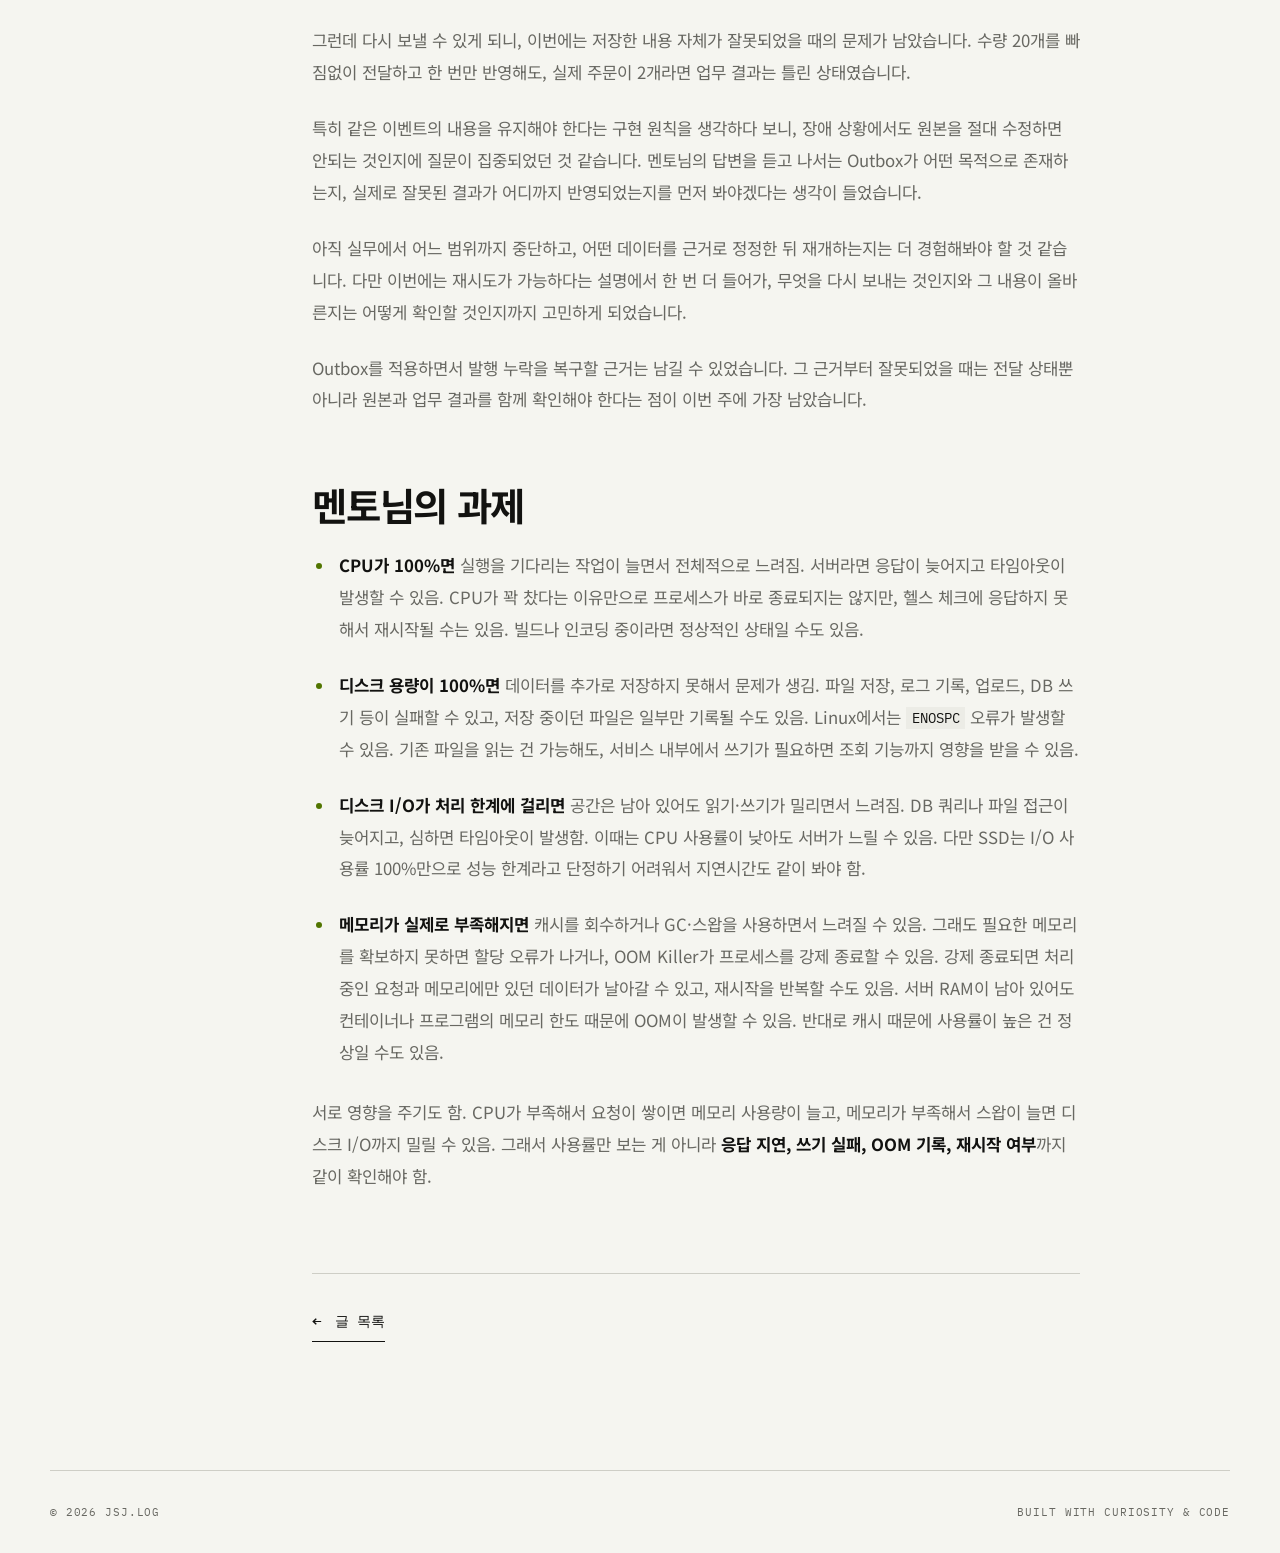
<file: posts/loopers-week-07.html>
<!doctype html>
<html lang="ko" data-theme="dark">
  <head>
    <meta charset="UTF-8" />
    <meta name="viewport" content="width=device-width, initial-scale=1.0" />
    <meta
      name="description"
      content="Transactional Outbox를 적용하고, 잘못 저장된 이벤트와 이미 반영된 업무 결과를 어떻게 정정할지 고민한 과정을 정리합니다."
    />
    <meta name="theme-color" content="#0a0a0a" />
    <title>루퍼스 7주차 기록: Outbox에 저장한 이벤트부터 잘못되었다면 — JSJ.LOG</title>
    <link rel="preconnect" href="https://fonts.googleapis.com" />
    <link rel="preconnect" href="https://fonts.gstatic.com" crossorigin />
    <link
      href="https://fonts.googleapis.com/css2?family=IBM+Plex+Mono:wght@400;500;600&amp;family=Noto+Sans+KR:wght@400;500;600;700;800&amp;display=swap"
      rel="stylesheet"
    />
    <link rel="stylesheet" href="../styles.css" />
    <script>
      const savedTheme = localStorage.getItem("theme");
      const preferredTheme = window.matchMedia("(prefers-color-scheme: light)").matches
        ? "light"
        : "dark";
      document.documentElement.dataset.theme = savedTheme || preferredTheme;
    </script>
  </head>
  <body>
    <a class="skip-link" href="#main-content">본문으로 바로가기</a>

    <header class="site-header">
      <a class="brand" href="../index.html" aria-label="JSJ.LOG 홈">
        <span class="brand-mark" aria-hidden="true">{ }</span>
        <span>JSJ.LOG</span>
      </a>

      <nav class="site-nav" aria-label="주요 메뉴">
        <a href="../index.html#writing">Writing</a>
        <a href="../index.html#about">About</a>
        <a href="https://github.com/jsjouo249" target="_blank" rel="noreferrer">GitHub</a>
      </nav>

      <button class="theme-toggle" type="button" aria-label="밝은 테마로 전환">
        <svg class="sun-icon" aria-hidden="true" viewBox="0 0 24 24">
          <circle cx="12" cy="12" r="4" />
          <path d="M12 2v2M12 20v2M4.93 4.93l1.42 1.42M17.66 17.66l1.41 1.41M2 12h2M20 12h2M4.93 19.07l1.42-1.42M17.66 6.34l1.41-1.41" />
        </svg>
        <svg class="moon-icon" aria-hidden="true" viewBox="0 0 24 24">
          <path d="M21 12.79A9 9 0 1 1 11.21 3 7 7 0 0 0 21 12.79Z" />
        </svg>
      </button>
    </header>

    <main class="article-main" id="main-content">
      <header class="article-hero">
        <div class="article-meta">
          <span>WEEKLY</span>
          <time datetime="2026-11-06">2026. 11. 06</time>
        </div>
        <div>
          <p class="article-kicker">LOOPERS · WEEK 07</p>
          <h1>루퍼스 7주차 기록: Outbox에 저장한 이벤트부터 잘못되었다면</h1>
          <p class="article-description">
            Transactional Outbox를 적용하고, 잘못 저장된 이벤트와 이미 반영된 업무 결과를 어떻게 정정할지 고민한 과정을 정리합니다.
          </p>
        </div>
      </header>

      <div class="article-layout">
        <aside class="article-aside" aria-label="글 태그">
          <p>TAGS</p>
          <div class="article-tags">
            <span>#loopers</span>
            <span>#weekly</span>
            <span>#learning</span>
          </div>
        </aside>

        <article class="article-body">
<h2>Outbox에 저장한 이벤트부터 잘못되었다면</h2>
<h2>1. 상황과 고민</h2>
<p>6주차에는 주문은 확정되었지만 Kafka로 이벤트를 보내기 전에 서버가 종료되는 상황을 고민했습니다.
consumer가 중복을 잘 처리하더라도, 처음부터 전달되지 않은 이벤트는 처리할 수 없었습니다.</p>
<p>이번 과제에서는 이 구간을 다루기 위해 Transactional Outbox를 적용했습니다.
주문 확정과 함께 발행할 이벤트를 DB에 저장하고, 별도의 relay가 Kafka로 전달하도록 변경했습니다.</p>
<p>이제 전송에 실패하거나 서버가 재시작되어도 DB에 남은 이벤트를 다시 찾을 수 있게 되었습니다.
다만...저장한 이벤트를 그대로 다시 보내도록 구현하다 보니, 다른 상황이 궁금해졌습니다.</p>
<p>실제 주문 수량은 2개인데 producer의 버그로 Outbox에는 20개가 저장되었다면 어떻게 해야 할까 싶었습니다.</p>
<p>아직 발행하지 않았다면 수량을 수정하고 보내면 될 것 같기도 했습니다.
하지만 timeout으로 발행 여부를 알 수 없거나, consumer가 이미 20개로 구매 활동을 저장했다면 Outbox만 수정해서는 해결되지 않을 것입니다.</p>
<p>특히 현재 consumer는 같은 주문의 확정 내용이 달라지면 충돌로 처리합니다.
같은 <code>eventId</code>로 수량을 바꾸어 다시 보내는 것은, 제가 구현한 재시도의 전제와도 맞지 않았습니다.</p>
<p>그래서 멘토님께 원본 이벤트와 이미 반영된 업무 결과를 실무에서는 어떤 절차로 정정하는지 질문드렸습니다.
발행되지 않은 것이 확실한 경우에도 Outbox 원본을 수정하지 않는지 함께 여쭤보았습니다.</p>
<h2>2. 이번에 Outbox로 바꾼 범위</h2>
<p>6주차의 발행 흐름은 다음과 같았습니다.</p>
<pre><code class="language-text">주문 확정 DB 커밋
  → AFTER_COMMIT listener 실행
  → Kafka 전송
</code></pre>
<p>주문이 롤백되었는데 확정 이벤트만 나가는 상황은 피할 수 있었지만, 커밋 직후 전송 전에 종료되면 발행할 대상이 DB에 남지 않았습니다.</p>
<p>이번에는 주문 확정과 Outbox 저장을 같은 로컬 DB 트랜잭션으로 묶었습니다.</p>
<pre><code class="language-text">하나의 DB 트랜잭션
  주문 확정
  재고 예약 소비
  OrderConfirmed 이벤트를 Outbox에 저장
  커밋

별도의 relay
  PENDING 조회
  저장된 이벤트를 Kafka로 전송
  broker의 성공 응답 확인
  별도 DB 트랜잭션에서 PUBLISHED 저장
</code></pre>
<p>Outbox 저장에 실패하면 로컬 주문 확정도 함께 롤백됩니다.
반대로 커밋에 성공했다면, relay가 아직 실행되지 않았더라도 발행할 내용은 DB에서 찾을 수 있습니다.</p>
<p>Transactional Outbox는 이런 DB 변경과 메시지 발행 사이의 이중 쓰기 문제를 다루는 패턴으로 이해했습니다.
다만 relay가 중복으로 전송할 수 있으므로 consumer의 멱등성도 함께 필요합니다. <a href="https://docs.aws.amazon.com/prescriptive-guidance/latest/cloud-design-patterns/transactional-outbox.html" rel="nofollow">AWS Transactional outbox pattern</a></p>
<p>여기서 함께 롤백되는 범위는 로컬 DB의 변경입니다.
이미 외부 PG에서 성공한 결제까지 되돌아가는 것은 아닙니다.
로컬 확정에 실패하면 기존 거래를 조회하여 결과 반영을 다시 시도하고, PG 결제를 새로 생성하지 않는 흐름은 유지했습니다.</p>
<p>또한 relay는 발행할 때마다 현재 상품을 조회하여 이벤트를 다시 만들지 않습니다.
최초 확정 시각과 주문 품목으로 만든 JSON을 Outbox에 저장하고, 재시도에서도 그 내용을 그대로 전송하도록 했습니다.</p>
<p>같은 주문을 다시 전달하면서 현재 시각이나 변경된 상품 정보를 넣으면, 처음 확정된 사실과 다른 내용이 될 수 있기 때문입니다.</p>
<h2>3. 같은 이벤트가 Kafka에 두 번 기록되어도 괜찮을까</h2>
<p>Outbox를 적용해도 Kafka 전송과 <code>PUBLISHED</code> 저장이 하나의 트랜잭션이 되는 것은 아닙니다.
다음과 같은 구간은 남아있습니다.</p>
<pre><code class="language-text">1. Outbox의 이벤트를 Kafka로 전송
2. broker의 성공 응답 확인
3. PUBLISHED를 저장하기 전에 실행 중단
4. DB에는 PENDING이 남음
5. 다시 실행한 relay가 같은 이벤트를 재발행
</code></pre>
<p><code>PENDING</code>이라고 해서 Kafka에 없는 이벤트라고 단정할 수 없는 이유입니다.
우리 DB에 발행 완료가 기록되지 않았을 뿐, Kafka에는 이미 기록되어 있을 수 있습니다.</p>
<p>이번 실험에서는 실제 주문 API와 로컬 PG, MySQL, Kafka, consumer를 연결했습니다.
첫 번째 발행에서 broker의 성공 응답을 확인한 뒤, <code>PUBLISHED</code>를 저장하기 전에 예외를 발생시켜 relay 흐름을 중단했습니다.
이후 같은 DB를 사용하는 새 relay로 재발행했습니다.</p>
<p>결과는 다음과 같았습니다.</p>
<div class="article-table article-table-prose">
<table>
<thead>
<tr>
<th scope="col">확인 대상</th>
<th scope="col">관측 결과</th>
</tr>
</thead>
<tbody>
<tr>
<td>Outbox</td>
<td>1행</td>
</tr>
<tr>
<td>Kafka record</td>
<td>같은 이벤트가 서로 다른 offset에 2건</td>
</tr>
<tr>
<td>consumer 수신</td>
<td>2회</td>
</tr>
<tr>
<td>구매 완료 receipt</td>
<td>1행</td>
</tr>
<tr>
<td>구매 활동</td>
<td>상품별 2행, 수량 2개와 1개 유지</td>
</tr>
<tr>
<td>PG 결제 생성</td>
<td>1회</td>
</tr>
<tr>
<td>최종 Outbox 상태</td>
<td><code>PUBLISHED</code></td>
</tr>
</tbody>
</table>
</div>
<p>이벤트 하나에 상품 두 종류가 포함되어 있었으므로, 구매 활동의 기대 결과는 한 행이 아니라 상품별 두 행이었습니다.
재발행 이후에도 행 수와 각 상품의 수량이 늘어나지 않는지 확인했습니다.</p>
<p>6주차에는 offset을 커밋하지 않아 같은 record를 다시 읽는 상황을 실험했습니다.
이번에는 Kafka에 record 자체가 두 개 남았다는 점이 달랐습니다.
두 경우 모두 consumer에서는 같은 구매 사실을 추가로 반영하지 않아야 했습니다.</p>
<p>다만 이번 중단은 정해진 위치에서 발생시킨 예외였습니다.
프로세스를 강제 종료하거나 실제 네트워크에서 ACK만 유실시킨 실험까지 수행한 것은 아닙니다.</p>
<p>여기까지는 저장된 내용이 올바르다는 전제에서, 같은 내용을 다시 전달하는 문제였습니다.</p>
<h2>4. 수량 20개를 한 번만 반영했다면</h2>
<p>제가 질문드린 상황은 그 전제부터 달랐습니다.</p>
<pre><code class="language-text">실제 확정 주문 수량: 2개
Outbox에 저장된 수량: 20개
consumer에 반영된 수량: 20개
</code></pre>
<p>이 경우 consumer가 중복을 완벽하게 막더라도 결과는 잘못되어 있습니다.
20개를 두 번 반영하지 않았다는 사실이, 20개라는 수량까지 올바르다는 의미는 아니기 때문입니다.</p>
<p>이번 consumer는 전달받은 주문 확정 내용을 기준으로 구매 활동을 저장합니다.
원래 주문 DB를 다시 조회해서 수량이 맞는지 확인하지는 않습니다.
producer가 20개를 정상적인 이벤트 형태로 전달하면, 첫 처리에서 그 내용으로 저장할 수 있습니다.</p>
<p>이후 Outbox의 수량을 2개로 바꾸어 다시 보내면 문제가 더 복잡해집니다.</p>
<pre><code class="language-text">처음 받은 이벤트
  eventId=A, orderId=1, quantity=20

수정 후 받은 이벤트
  eventId=A, orderId=1, quantity=2
</code></pre>
<p>현재 consumer는 같은 주문에 대해 저장한 내용과 새로 받은 내용을 비교합니다.
수량이나 최초 확정 시각 등이 다르면 같은 사실의 재전달로 보지 않고 충돌로 처리합니다.</p>
<p>그렇다면 <code>eventId</code>를 새로 만들면 되지 않을까...생각할 수도 있습니다.
하지만 현재 구현은 주문별 내용도 비교하므로, 새로운 <code>eventId</code>를 사용하더라도 같은 주문의 수량이 달라졌다면 충돌합니다.</p>
<p>새 식별자를 만드는 것만으로 정정의 의미가 생기지는 않았습니다.
기존 20개를 어떻게 처리하고, 새로 받은 2개를 어떤 업무로 해석할지부터 정해야 했습니다.</p>
<p>충돌을 거절하도록 한 것은 이런 불일치를 조용히 넘기지 않기 위한 장치였습니다.
다만 거절할 수 있다는 것과, 올바른 결과로 복구할 수 있다는 것은 별도의 문제였습니다.</p>
<h2>5. 멘토님의 답변에서 다시 생각한 점</h2>
<p>답변에서는 consumer를 먼저 멈추고, 문제가 있는 코드를 되돌리거나 수정한 뒤, 영향을 받은 데이터를 전수 확인하는 방향을 말씀해주셨습니다.
결제 취소와 재고 복구, 결제·상품·재고 대사, 고객 안내까지 언급하셨습니다.</p>
<p>Outbox도 수정해야 할 수 있으며, Outbox를 이벤트 소싱의 저장소처럼 생각할 필요는 없다는 말씀도 주셨습니다.
감사용 자료가 필요했다면 그 목적에 맞는 데이터를 따로 남겼어야 한다는 내용이었습니다.</p>
<p>저는 질문할 때 같은 <code>eventId</code>의 내용을 수정해도 되는지에 많이 집중했습니다.
그런데 답변을 듣고 보니, 이미 잘못된 내용으로 업무가 진행되고 있다면 먼저 더 퍼지지 않도록 멈추고 실제 영향을 확인해야겠다는 생각이 들었습니다.</p>
<p>예를 들어 구매 활동만 20개로 잘못 저장된 것인지, 결제 금액이나 재고까지 잘못 반영된 것인지에 따라 복구 범위가 달라질 것입니다.
어떤 상황에서도 전량 결제를 취소해야 한다는 뜻으로 이해하기보다는, 이벤트 한 건의 수정으로 끝나지 않는 장애가 될 수 있다는 말씀으로 받아들였습니다.</p>
<p>코드를 롤백해도 이미 저장된 구매 활동이 자동으로 2개가 되지는 않습니다.
Outbox를 수정해도 Kafka에 남은 기존 record나 consumer가 처리한 결과까지 함께 변경되지는 않습니다.</p>
<p>잘못된 데이터를 더 만들지 않도록 하는 조치와, 이미 만들어진 데이터를 맞추는 조치를 함께 생각해야 했습니다.</p>
<h3>Outbox를 수정하지 않는 이유도 목적에 따라 달랐습니다</h3>
<p>이번 구현에서 payload를 변경하지 않도록 한 이유는 재시도할 때 같은 사건을 같은 내용으로 보내기 위해서였습니다.
그 선택을 하면서 Outbox를 모든 변경 이력을 영구히 보존하는 저장소로 설계한 것은 아니었습니다.</p>
<p>이벤트 소싱에서는 이벤트 기록을 기준으로 상태를 재구성합니다.
이때 원본 이벤트를 보존하고 정정하는 이벤트를 추가하는 것은 과거 상태와 변경 이유를 유지하는 데 중요한 의미가 있습니다. <a href="https://learn.microsoft.com/en-us/azure/architecture/patterns/event-sourcing" rel="nofollow">Microsoft Event Sourcing pattern</a></p>
<p>현재 과제에서는 주문 DB에 확정 사실이 있고, Outbox는 그 사실을 전달하기 위한 데이터를 저장합니다.
이벤트를 저장한다는 공통점은 있지만, 두 저장소가 맡은 역할까지 같지는 않았습니다.</p>
<p>그래서 발행되지 않은 것이 확실한 데이터까지 어떤 상황에서도 수정할 수 없다고 생각할 필요는 없겠다고 이해했습니다.
다만 수정할 수 있다는 것과, 수정한 뒤 다시 보내기만 하면 안전하다는 것은 구분해야 할 것 같습니다.</p>
<p>장애 당시 무엇이 잘못 저장되었고 어떤 근거로 수정했는지 남겨야 한다면, 그 기록도 별도로 필요할 것입니다.
현재 Outbox를 자동 삭제하지 않는다는 이유만으로 감사 기록까지 갖추었다고 볼 수는 없었습니다.</p>
<h2>6. 발행 여부에 따라 무엇을 확인해야 할까</h2>
<p>답변을 바탕으로 제가 생각한 확인 사항은 다음과 같습니다.
현재 구현한 자동 복구 절차가 아니라, 잘못된 payload를 정정하려면 추가로 검토해야 할 내용입니다.</p>
<div class="article-table article-table-prose">
<table>
<thead>
<tr>
<th scope="col">확인한 상황</th>
<th scope="col">정정 전에 확인할 내용</th>
</tr>
</thead>
<tbody>
<tr>
<td>발행되지 않은 것이 확실함</td>
<td>relay의 진행 중인 전송까지 없으며, 원본 주문을 근거로 잘못된 내용을 바로잡을 수 있는지</td>
</tr>
<tr>
<td>timeout 등으로 발행 여부를 모름</td>
<td>Kafka 기록과 consumer 처리 결과를 확인하고, 기존 내용이 뒤늦게 처리될 가능성까지 다룰 수 있는지</td>
</tr>
<tr>
<td>Kafka 발행이 확인됨</td>
<td>아직 처리하지 않은 consumer와 이미 처리한 consumer 각각에 어떤 조치가 필요한지</td>
</tr>
<tr>
<td>consumer의 업무 반영이 확인됨</td>
<td>잘못된 결과와 중복 확인 기록, 다른 후속 업무까지 함께 정정할 수 있는지</td>
</tr>
</tbody>
</table>
</div>
<p>여기서 첫 번째 상황을 <code>PENDING</code> 상태와 같다고 보면 안될 것 같습니다.
앞의 실험에서도 Kafka에는 이벤트가 있었지만 Outbox는 <code>PENDING</code>이었습니다.
relay를 멈추더라도 이미 진행 중이던 전송이 있는지 확인해야 할 것입니다.</p>
<p>발행되지 않은 것이 확실하다면 Outbox 내용을 수정하는 방향을 검토할 수 있습니다.
하지만 발행 여부가 불확실하다면 기존 20개와 수정된 2개가 모두 전달될 가능성을 생각해야 합니다.</p>
<p>수정된 2개가 먼저 처리되어도, 이후 기존 20개가 도착하면 현재 consumer는 충돌하게 됩니다.
반대 순서라면 잘못된 20개가 먼저 저장될 수 있습니다.
어느 쪽이 먼저 도착하기를 기대하는 방식으로는 복구하기 어려울 것 같습니다.</p>
<p>이미 업무 결과가 반영되었다면 Outbox뿐 아니라 consumer가 보관한 내용도 함께 확인해야 합니다.
현재 구현에서는 구매 활동만 2개로 수정하고 receipt의 비교 기준을 20개로 남겨두어도 서로 맞지 않는 상태가 됩니다.</p>
<p>그렇다고 receipt를 삭제한 뒤 다시 보내면 된다고 단정하기도 어렵습니다.
기존 구매 활동이 남아있거나, 과거 record가 다시 전달되면서 결과가 중복될 수 있기 때문입니다.</p>
<p>멘토님의 답변을 제 구현에 적용해보면, 우선 영향을 받는 처리 흐름을 멈추고 장애 구간의 원본 주문과 전달 데이터, 업무 결과를 대조하는 과정이 필요할 것 같습니다.
그 결과를 바탕으로 정정 방법과 재처리 범위를 정하고, 다시 실행한 뒤에도 수량과 관련 상태가 맞는지 확인해야 할 것입니다.</p>
<p>별도 정정 이벤트를 도입하는 방법도 생각할 수 있지만, 현재 consumer는 그 의미를 처리하도록 구현되어 있지 않습니다.
새 이벤트를 추가한다면 정정 대상과 순서, 중복 정정까지 계약으로 정해야 하므로, 이번에는 자동 정정 기능까지 확장하지 않았습니다.</p>
<h2>7. 이번 실습에서 복구한 것과 남아있는 것</h2>
<p>이번에 실제로 검증한 복구는 잘못된 수량을 고치는 작업과는 다릅니다.
6주차 구조에서 올바른 주문 확정 사실은 저장되었지만, 이벤트가 전달되지 않은 상황을 재현하고 복구했습니다.</p>
<p>실제 6주차 revision을 실행하여 두 주문을 준비했습니다.</p>
<pre><code class="language-text">주문 A
  주문 확정 성공
  Kafka 전송 직전에 실행 중단
  구매 활동 없음

주문 B
  주문 확정 성공
  Kafka 발행 및 구매 활동 저장 완료
</code></pre>
<p>그 뒤 같은 DB와 Kafka, PG 상태를 유지한 채 7주차 구현으로 연결했습니다.
대상 주문의 확정 사실을 검증하고, 없는 Outbox를 추가하여 발행했습니다.</p>
<p>주문 A에는 누락된 구매 활동이 생성되었고, 주문 B는 다시 전달되어도 기존 활동이 늘어나지 않았습니다.
복구를 두 번째 실행해도 결과가 추가로 변경되지 않는지 확인했습니다.
복구 과정에서 PG 결제 생성과 조회 호출도 증가하지 않았습니다.</p>
<p>이 실험은 새 테스트 실행에서 6주차의 상태를 재현한 것입니다.
과거 운영 DB를 복원한 실험은 아니며, 잘못된 payload와 이미 반영된 업무 결과를 정정하는 절차까지 검증한 것도 아닙니다.</p>
<p>7주차 검증 기록에서는 전체 223건이 실패와 skip 없이 통과했고, 관련 <code>ktlintCheck</code>와 <code>ArchitectureTest</code>도 통과했습니다.
다만 테스트를 통과한 범위는 주문 확정과 Outbox 저장의 원자성, 재발행, 소비 중복 방지, 명시한 누락 주문 복구입니다.</p>
<p>수량 2개가 20개로 저장된 상황은 이번 질문을 통해 추가로 생각하게 된 장애였습니다.
현재 구현이 충돌을 발견할 수는 있지만, 그 충돌을 정정하고 처리를 재개하는 기능까지 갖춘 것은 아닙니다.</p>
<h2>짧은 회고</h2>
<p>5주차에는 PG의 응답을 받지 못했을 때, 외부에 어떤 결과가 남았는지 다시 확인할 근거를 고민했습니다.
6주차에는 consumer가 중복을 막더라도, 전달되지 않은 이벤트는 별도로 찾아야 한다는 점을 생각했습니다.
이번에는 Outbox로 발행할 대상을 남기고 다시 보낼 수 있게 만들었습니다.</p>
<p>그런데 다시 보낼 수 있게 되니, 이번에는 저장한 내용 자체가 잘못되었을 때의 문제가 남았습니다.
수량 20개를 빠짐없이 전달하고 한 번만 반영해도, 실제 주문이 2개라면 업무 결과는 틀린 상태였습니다.</p>
<p>특히 같은 이벤트의 내용을 유지해야 한다는 구현 원칙을 생각하다 보니, 장애 상황에서도 원본을 절대 수정하면 안되는 것인지에 질문이 집중되었던 것 같습니다.
멘토님의 답변을 듣고 나서는 Outbox가 어떤 목적으로 존재하는지, 실제로 잘못된 결과가 어디까지 반영되었는지를 먼저 봐야겠다는 생각이 들었습니다.</p>
<p>아직 실무에서 어느 범위까지 중단하고, 어떤 데이터를 근거로 정정한 뒤 재개하는지는 더 경험해봐야 할 것 같습니다.
다만 이번에는 재시도가 가능하다는 설명에서 한 번 더 들어가, 무엇을 다시 보내는 것인지와 그 내용이 올바른지는 어떻게 확인할 것인지까지 고민하게 되었습니다.</p>
<p>Outbox를 적용하면서 발행 누락을 복구할 근거는 남길 수 있었습니다.
그 근거부터 잘못되었을 때는 전달 상태뿐 아니라 원본과 업무 결과를 함께 확인해야 한다는 점이 이번 주에 가장 남았습니다.</p>
<h2>멘토님의 과제</h2>
<ul>
<li>
<p><strong>CPU가 100%면</strong> 실행을 기다리는 작업이 늘면서 전체적으로 느려짐. 서버라면 응답이 늦어지고 타임아웃이 발생할 수 있음. CPU가 꽉 찼다는 이유만으로 프로세스가 바로 종료되지는 않지만, 헬스 체크에 응답하지 못해서 재시작될 수는 있음. 빌드나 인코딩 중이라면 정상적인 상태일 수도 있음.</p>
</li>
<li>
<p><strong>디스크 용량이 100%면</strong> 데이터를 추가로 저장하지 못해서 문제가 생김. 파일 저장, 로그 기록, 업로드, DB 쓰기 등이 실패할 수 있고, 저장 중이던 파일은 일부만 기록될 수도 있음. Linux에서는 <code>ENOSPC</code> 오류가 발생할 수 있음. 기존 파일을 읽는 건 가능해도, 서비스 내부에서 쓰기가 필요하면 조회 기능까지 영향을 받을 수 있음.</p>
</li>
<li>
<p><strong>디스크 I/O가 처리 한계에 걸리면</strong> 공간은 남아 있어도 읽기·쓰기가 밀리면서 느려짐. DB 쿼리나 파일 접근이 늦어지고, 심하면 타임아웃이 발생함. 이때는 CPU 사용률이 낮아도 서버가 느릴 수 있음. 다만 SSD는 I/O 사용률 100%만으로 성능 한계라고 단정하기 어려워서 지연시간도 같이 봐야 함.</p>
</li>
<li>
<p><strong>메모리가 실제로 부족해지면</strong> 캐시를 회수하거나 GC·스왑을 사용하면서 느려질 수 있음. 그래도 필요한 메모리를 확보하지 못하면 할당 오류가 나거나, OOM Killer가 프로세스를 강제 종료할 수 있음. 강제 종료되면 처리 중인 요청과 메모리에만 있던 데이터가 날아갈 수 있고, 재시작을 반복할 수도 있음. 서버 RAM이 남아 있어도 컨테이너나 프로그램의 메모리 한도 때문에 OOM이 발생할 수 있음. 반대로 캐시 때문에 사용률이 높은 건 정상일 수도 있음.</p>
</li>
</ul>
<p>서로 영향을 주기도 함. CPU가 부족해서 요청이 쌓이면 메모리 사용량이 늘고, 메모리가 부족해서 스왑이 늘면 디스크 I/O까지 밀릴 수 있음. 그래서 사용률만 보는 게 아니라 <strong>응답 지연, 쓰기 실패, OOM 기록, 재시작 여부</strong>까지 같이 확인해야 함.</p>

          <nav class="article-footer-nav" aria-label="글 탐색">
            <a class="text-link" href="../index.html#writing"><span aria-hidden="true">←</span> 글 목록</a>
          </nav>
        </article>
      </div>
    </main>

    <footer class="site-footer">
      <p>© <span id="current-year">2026</span> JSJ.LOG</p>
      <p>BUILT WITH CURIOSITY &amp; CODE</p>
    </footer>

    <script src="../script.js"></script>
  </body>
</html>
</file>
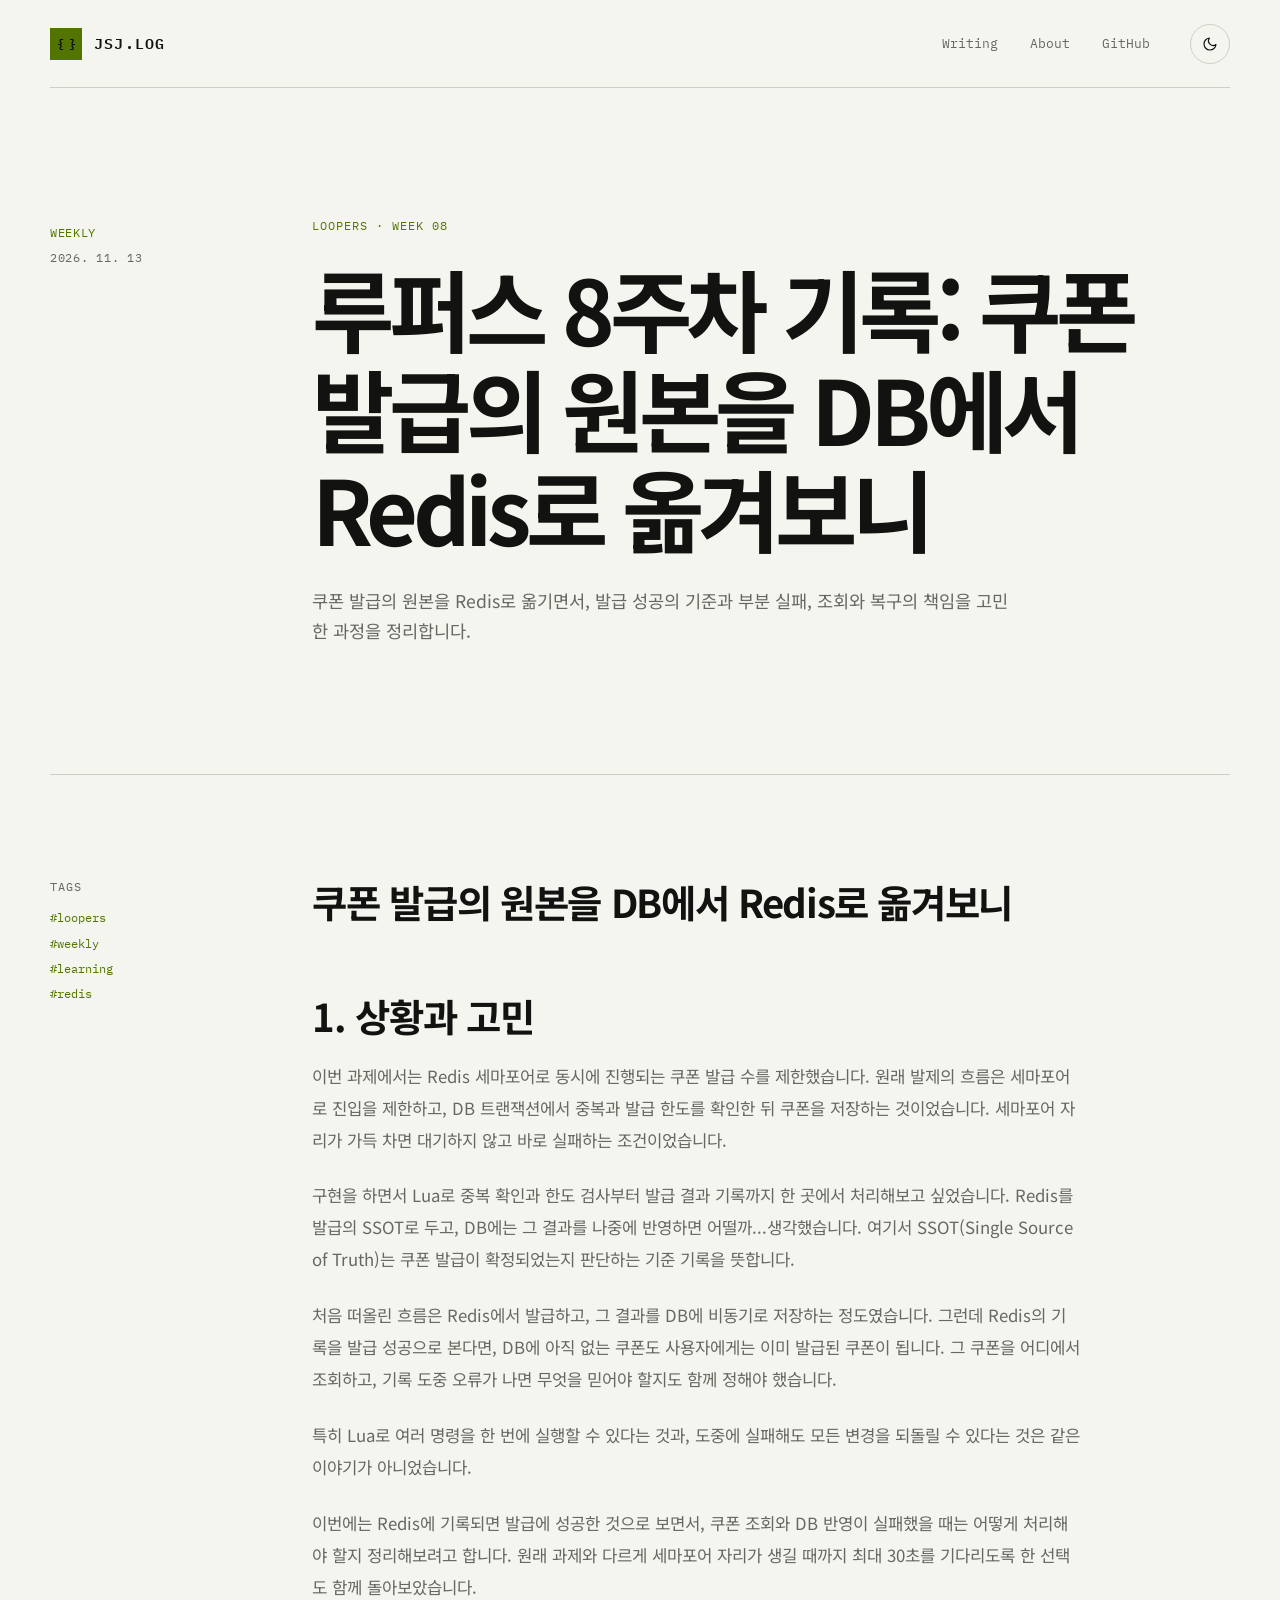
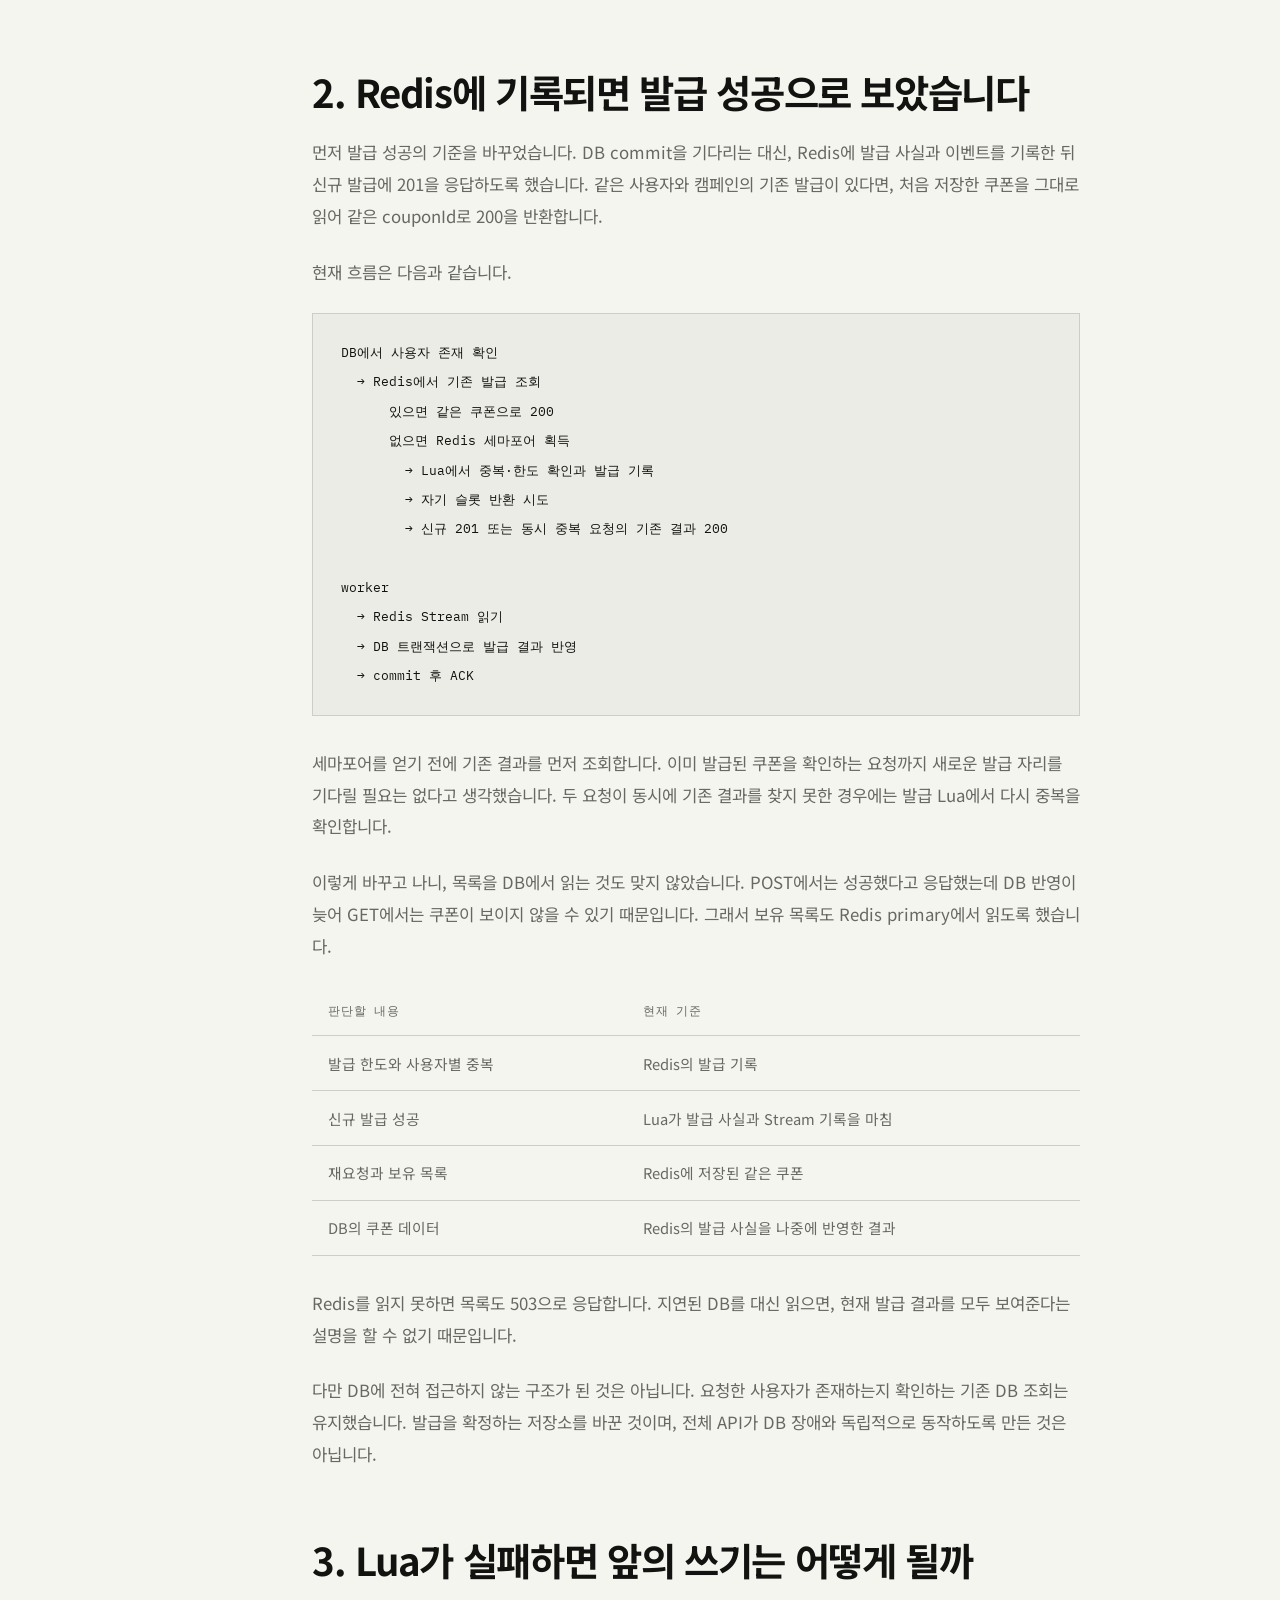
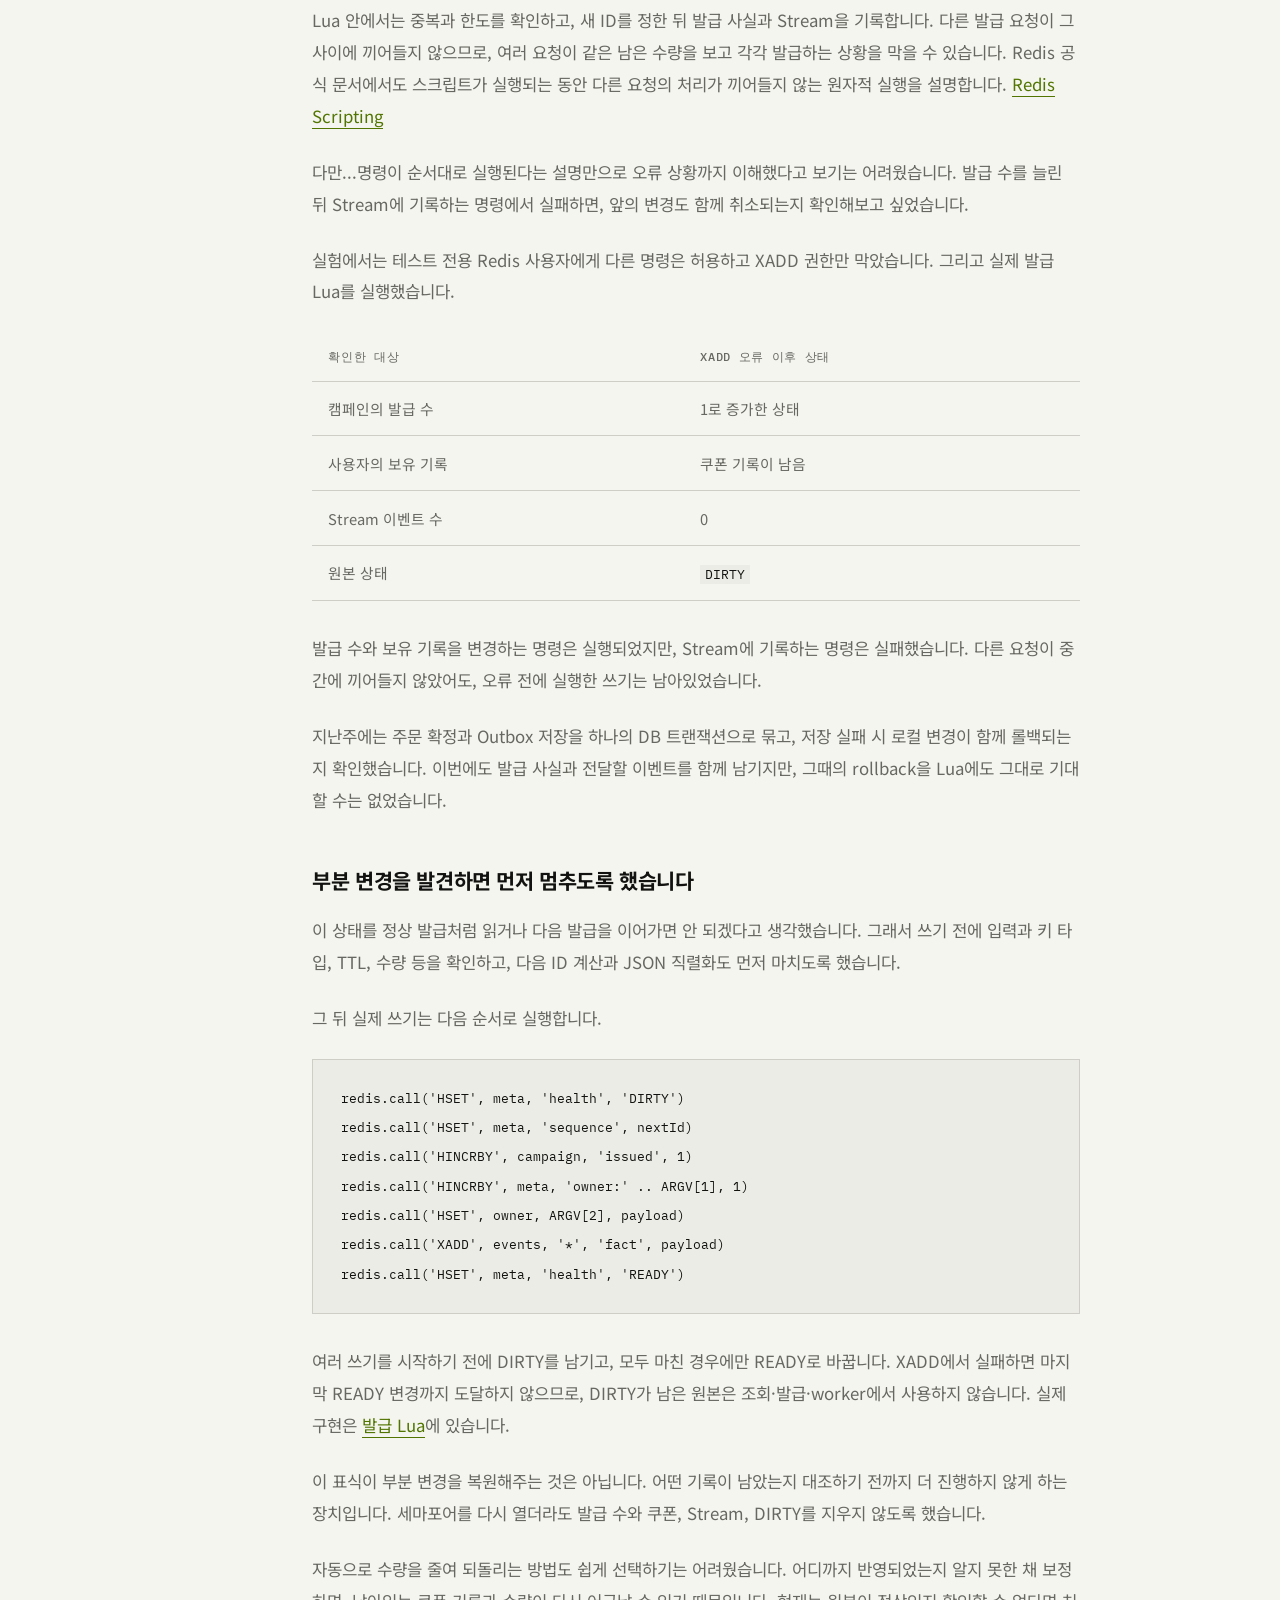
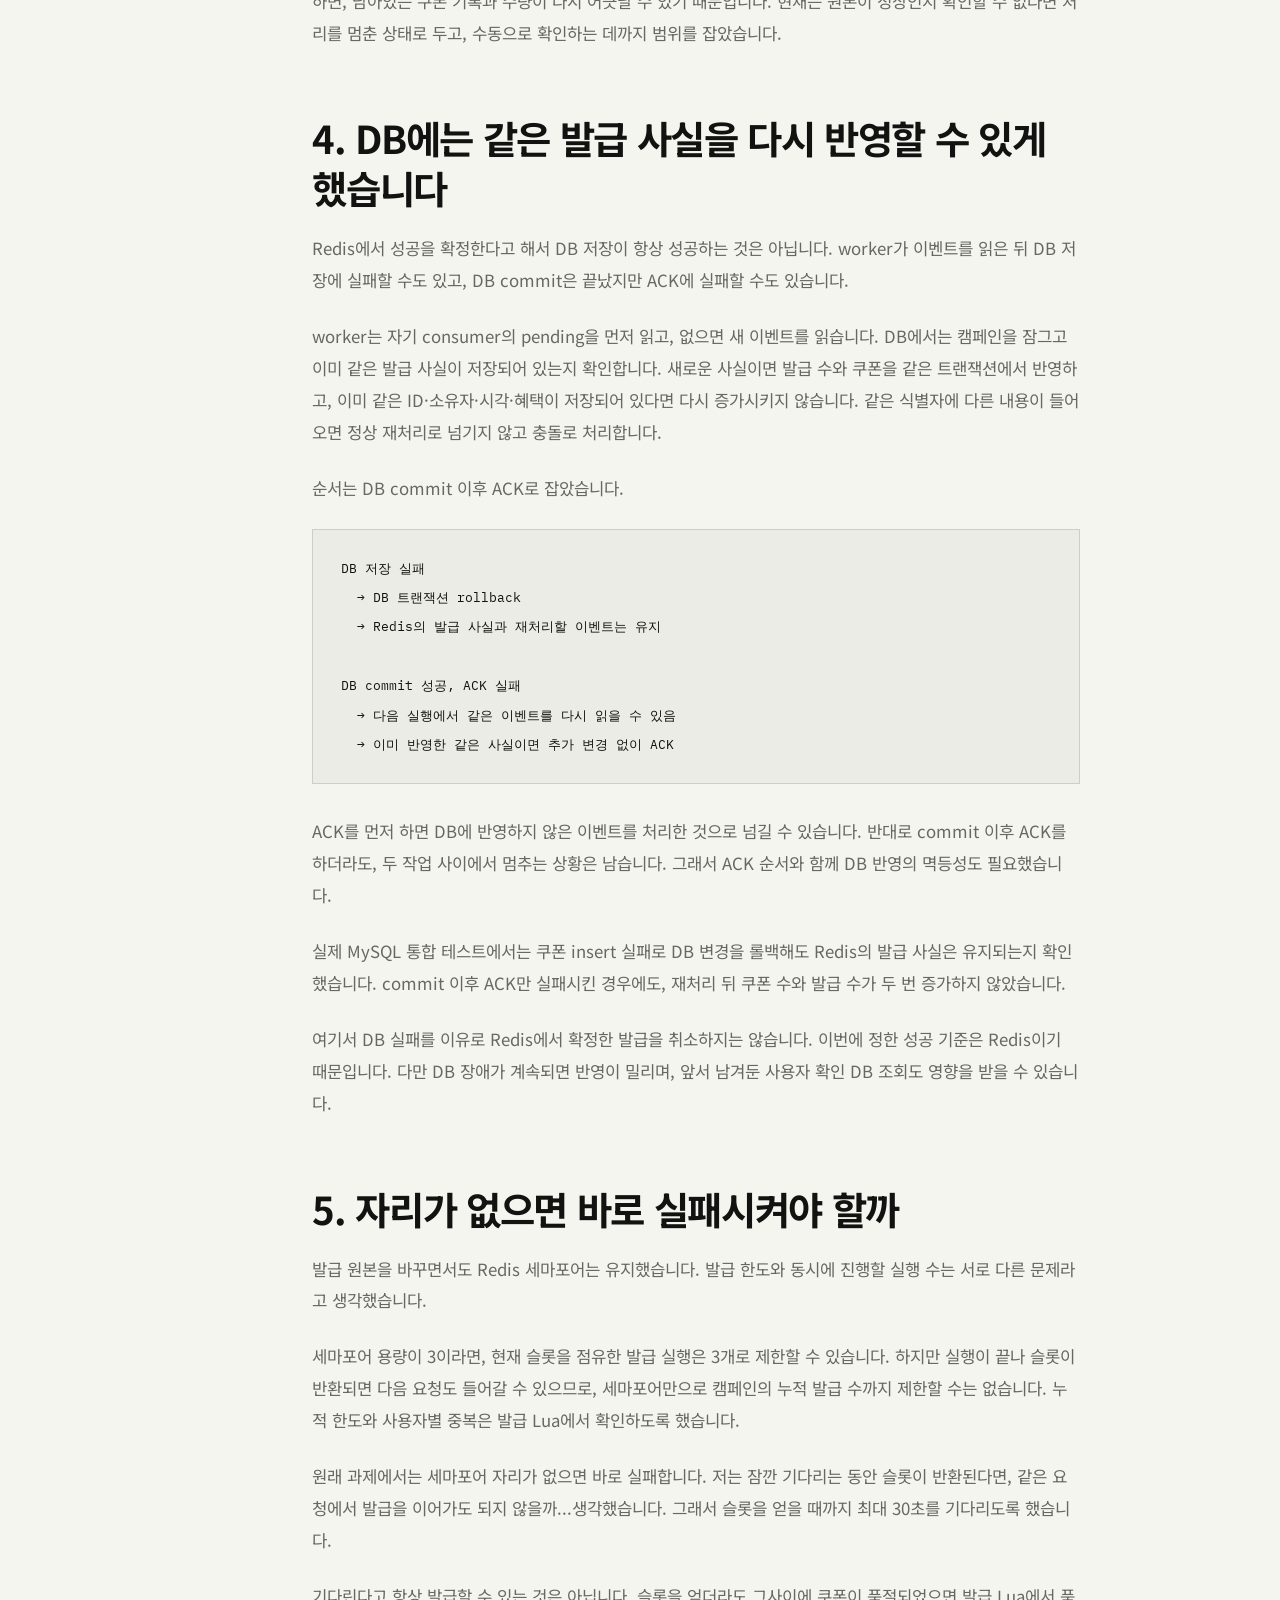
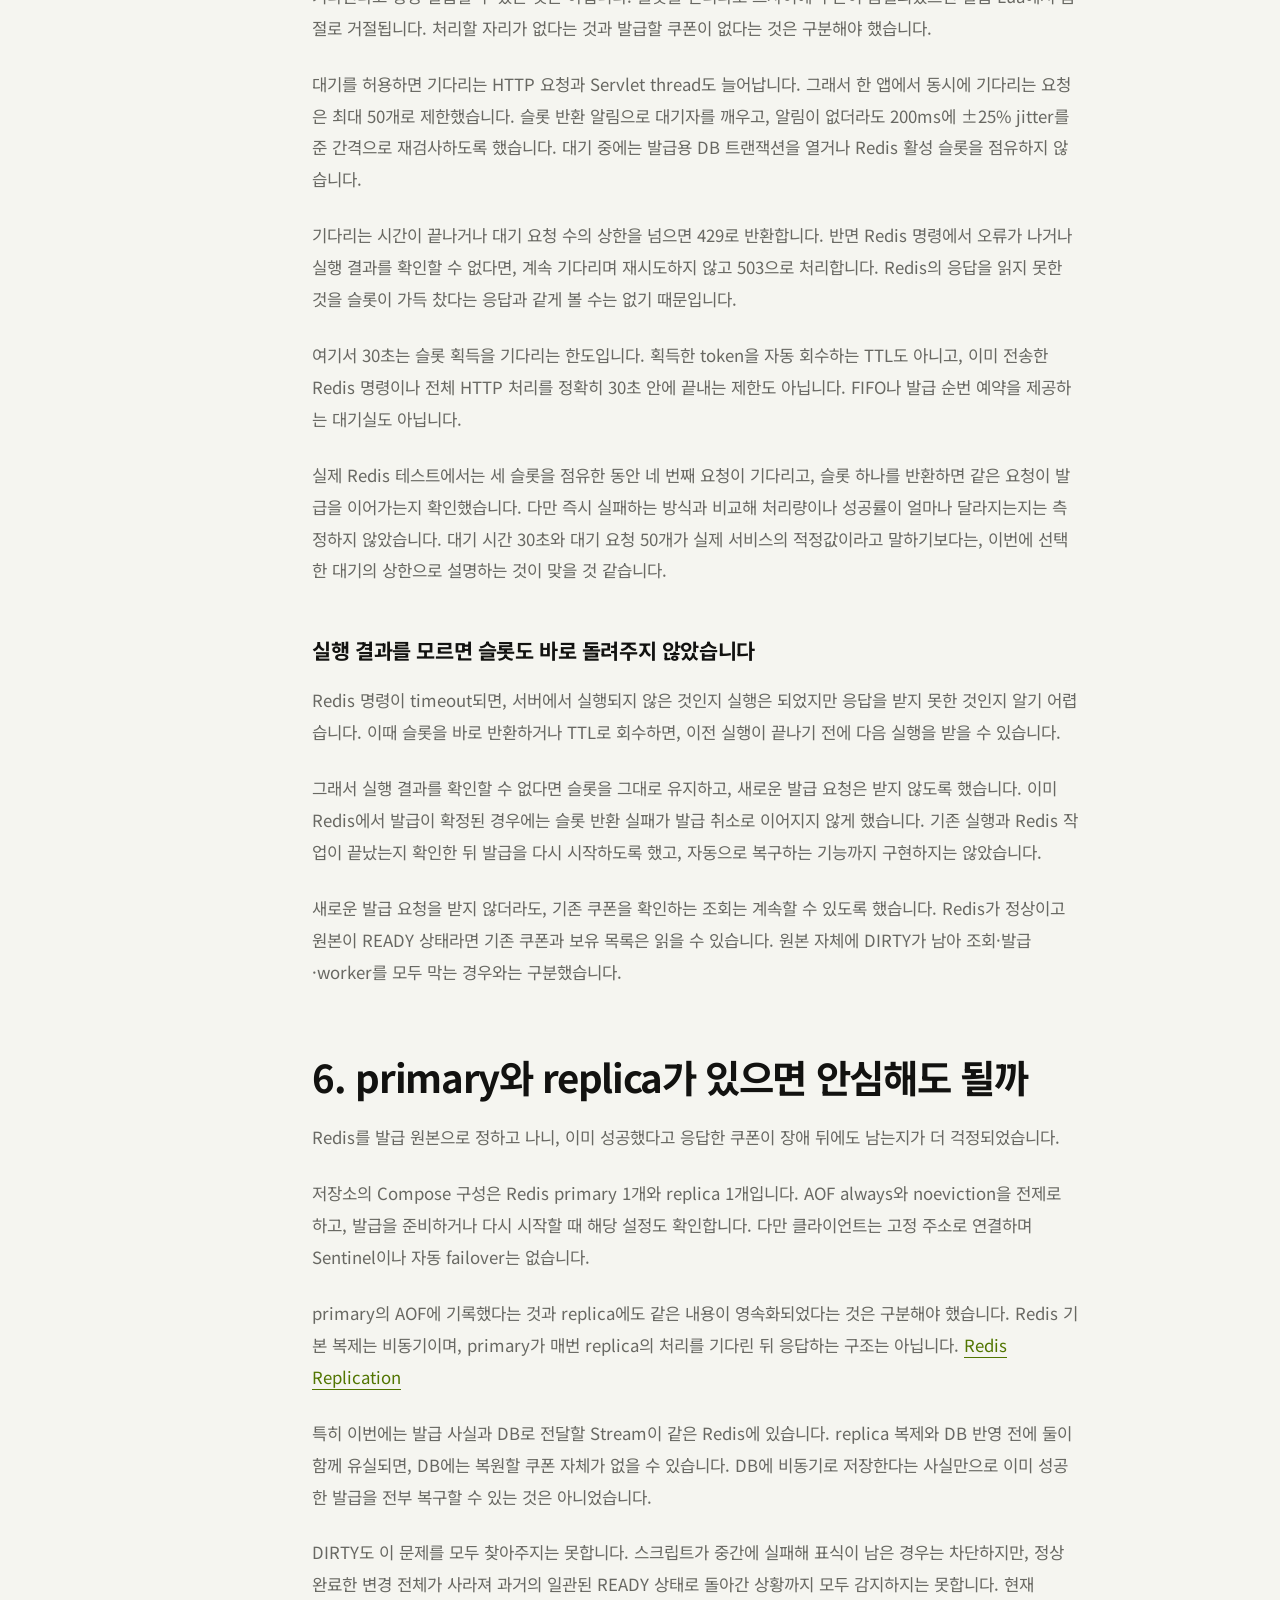
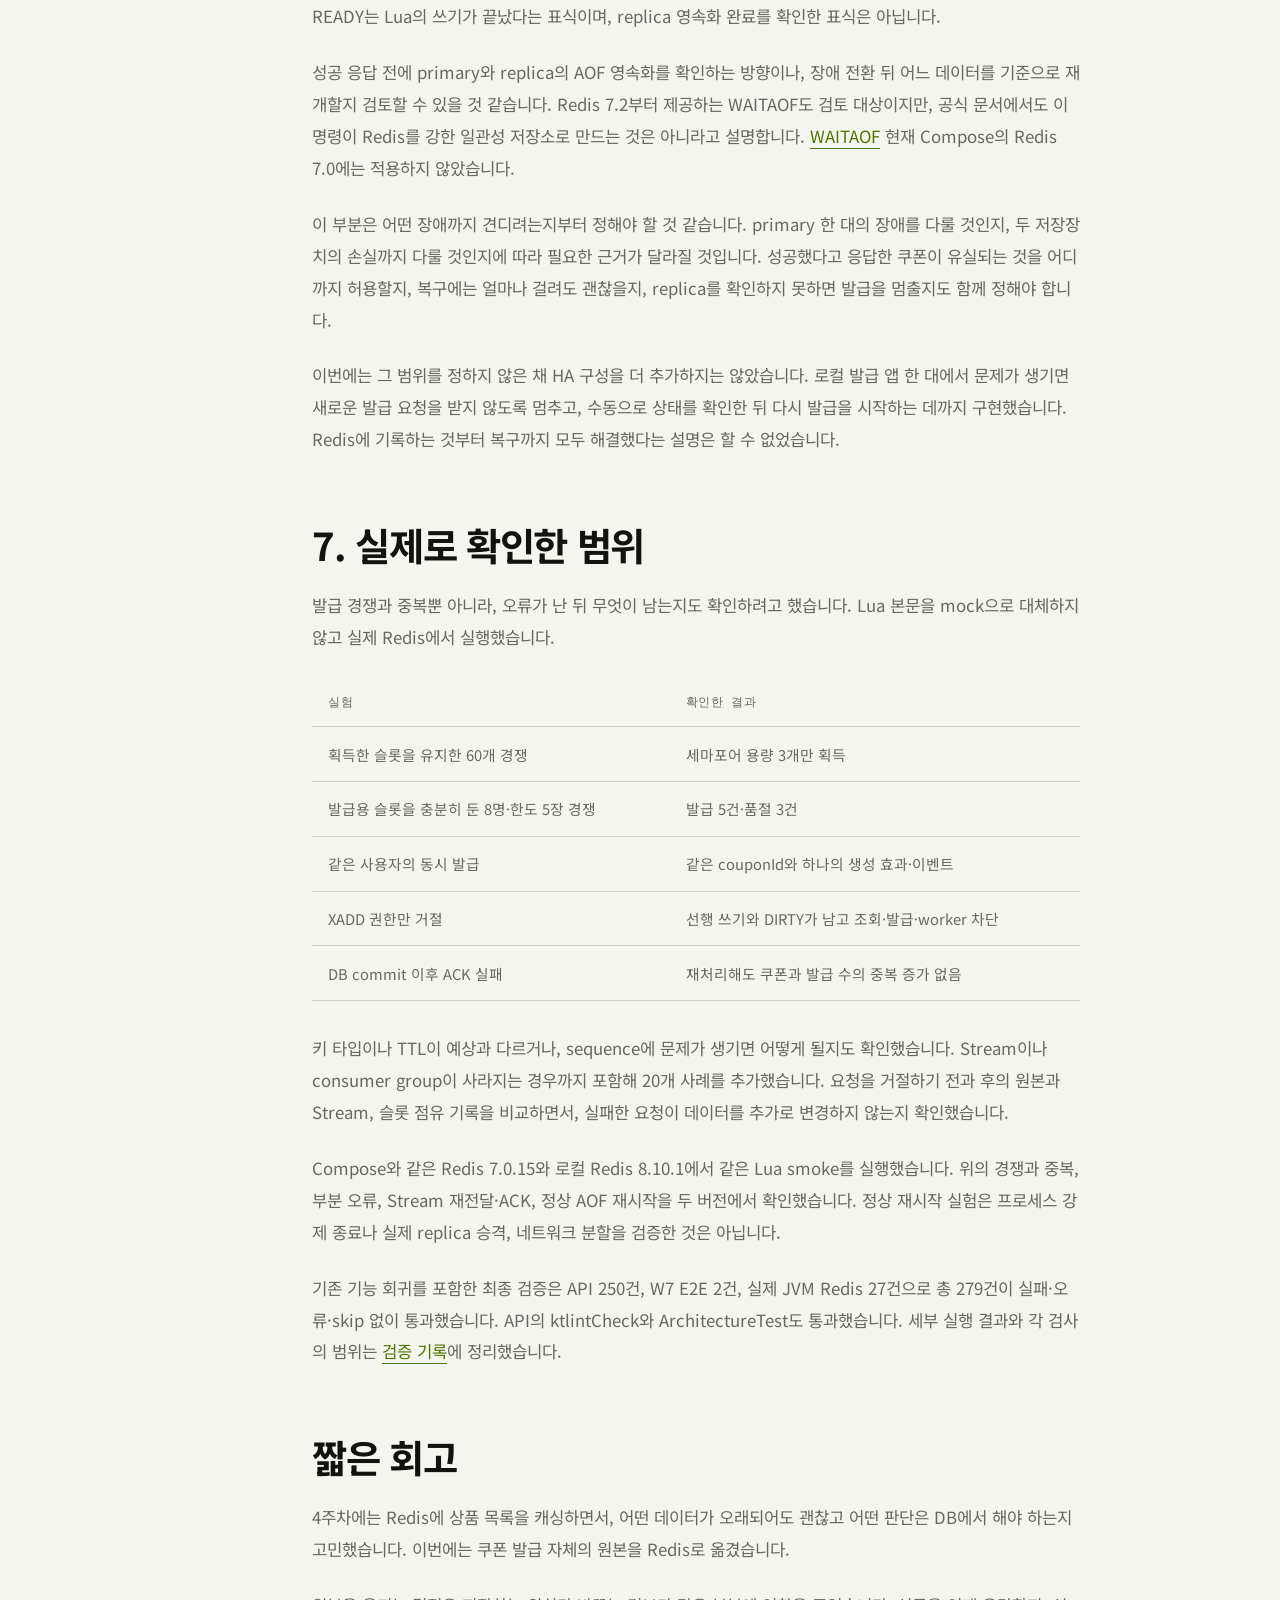
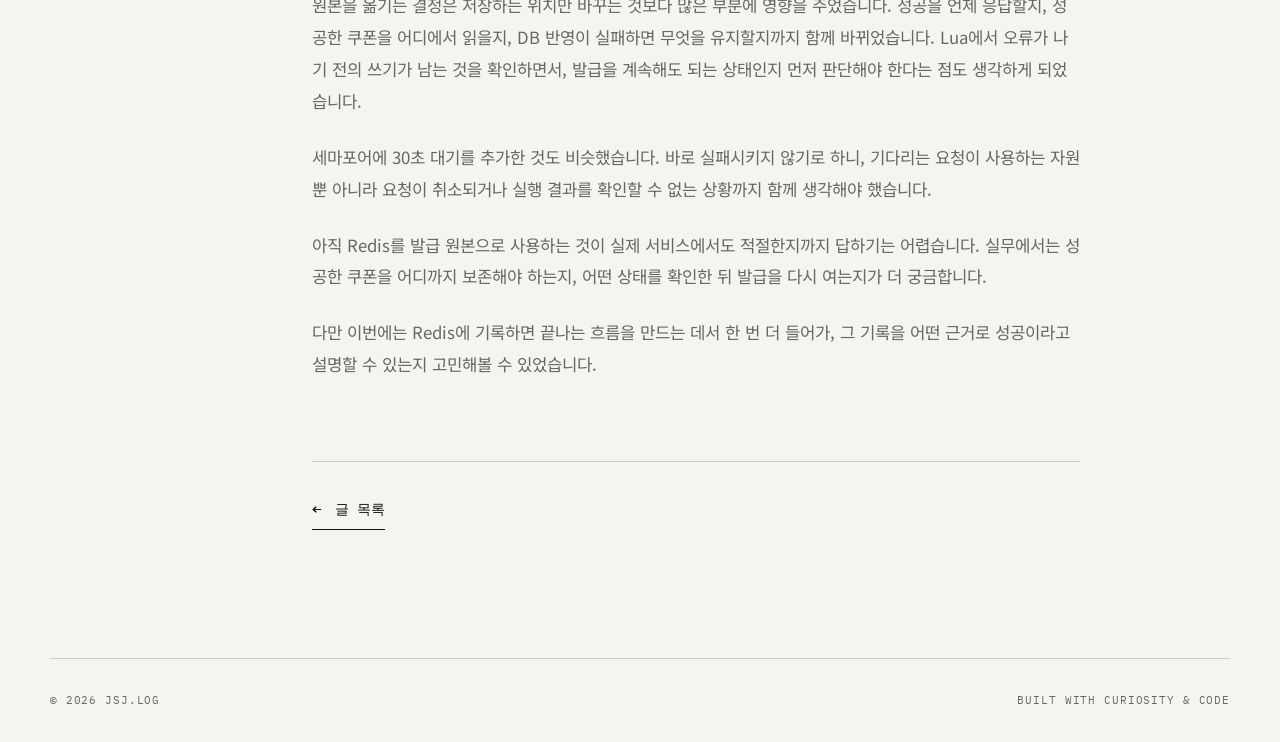
<file: posts/loopers-week-08.html>
<!doctype html>
<html lang="ko" data-theme="dark">
  <head>
    <meta charset="UTF-8" />
    <meta name="viewport" content="width=device-width, initial-scale=1.0" />
    <meta
      name="description"
      content="쿠폰 발급의 원본을 Redis로 옮기면서, 발급 성공의 기준과 부분 실패, 조회와 복구의 책임을 고민한 과정을 정리합니다."
    />
    <meta name="theme-color" content="#0a0a0a" />
    <title>루퍼스 8주차 기록: 쿠폰 발급의 원본을 DB에서 Redis로 옮겨보니 — JSJ.LOG</title>
    <link rel="preconnect" href="https://fonts.googleapis.com" />
    <link rel="preconnect" href="https://fonts.gstatic.com" crossorigin />
    <link
      href="https://fonts.googleapis.com/css2?family=IBM+Plex+Mono:wght@400;500;600&amp;family=Noto+Sans+KR:wght@400;500;600;700;800&amp;display=swap"
      rel="stylesheet"
    />
    <link rel="stylesheet" href="../styles.css" />
    <script>
      const savedTheme = localStorage.getItem("theme");
      const preferredTheme = window.matchMedia("(prefers-color-scheme: light)").matches
        ? "light"
        : "dark";
      document.documentElement.dataset.theme = savedTheme || preferredTheme;
    </script>
  </head>
  <body>
    <a class="skip-link" href="#main-content">본문으로 바로가기</a>

    <header class="site-header">
      <a class="brand" href="../index.html" aria-label="JSJ.LOG 홈">
        <span class="brand-mark" aria-hidden="true">{ }</span>
        <span>JSJ.LOG</span>
      </a>

      <nav class="site-nav" aria-label="주요 메뉴">
        <a href="../index.html#writing">Writing</a>
        <a href="../index.html#about">About</a>
        <a href="https://github.com/jsjouo249" target="_blank" rel="noreferrer">GitHub</a>
      </nav>

      <button class="theme-toggle" type="button" aria-label="밝은 테마로 전환">
        <svg class="sun-icon" aria-hidden="true" viewBox="0 0 24 24">
          <circle cx="12" cy="12" r="4" />
          <path d="M12 2v2M12 20v2M4.93 4.93l1.42 1.42M17.66 17.66l1.41 1.41M2 12h2M20 12h2M4.93 19.07l1.42-1.42M17.66 6.34l1.41-1.41" />
        </svg>
        <svg class="moon-icon" aria-hidden="true" viewBox="0 0 24 24">
          <path d="M21 12.79A9 9 0 1 1 11.21 3 7 7 0 0 0 21 12.79Z" />
        </svg>
      </button>
    </header>

    <main class="article-main" id="main-content">
      <header class="article-hero">
        <div class="article-meta">
          <span>WEEKLY</span>
          <time datetime="2026-11-13">2026. 11. 13</time>
        </div>
        <div>
          <p class="article-kicker">LOOPERS · WEEK 08</p>
          <h1>루퍼스 8주차 기록: 쿠폰 발급의 원본을 DB에서 Redis로 옮겨보니</h1>
          <p class="article-description">
            쿠폰 발급의 원본을 Redis로 옮기면서, 발급 성공의 기준과 부분 실패, 조회와 복구의 책임을 고민한 과정을 정리합니다.
          </p>
        </div>
      </header>

      <div class="article-layout">
        <aside class="article-aside" aria-label="글 태그">
          <p>TAGS</p>
          <div class="article-tags">
            <span>#loopers</span>
            <span>#weekly</span>
            <span>#learning</span>
            <span>#redis</span>
          </div>
        </aside>

        <article class="article-body">
<h2>쿠폰 발급의 원본을 DB에서 Redis로 옮겨보니</h2>
<h2>1. 상황과 고민</h2>
<p>이번 과제에서는 Redis 세마포어로 동시에 진행되는 쿠폰 발급 수를 제한했습니다.
원래 발제의 흐름은 세마포어로 진입을 제한하고, DB 트랜잭션에서 중복과 발급 한도를 확인한 뒤 쿠폰을 저장하는 것이었습니다.
세마포어 자리가 가득 차면 대기하지 않고 바로 실패하는 조건이었습니다.</p>
<p>구현을 하면서 Lua로 중복 확인과 한도 검사부터 발급 결과 기록까지 한 곳에서 처리해보고 싶었습니다.
Redis를 발급의 SSOT로 두고, DB에는 그 결과를 나중에 반영하면 어떨까...생각했습니다.
여기서 SSOT(Single Source of Truth)는 쿠폰 발급이 확정되었는지 판단하는 기준 기록을 뜻합니다.</p>
<p>처음 떠올린 흐름은 Redis에서 발급하고, 그 결과를 DB에 비동기로 저장하는 정도였습니다.
그런데 Redis의 기록을 발급 성공으로 본다면, DB에 아직 없는 쿠폰도 사용자에게는 이미 발급된 쿠폰이 됩니다.
그 쿠폰을 어디에서 조회하고, 기록 도중 오류가 나면 무엇을 믿어야 할지도 함께 정해야 했습니다.</p>
<p>특히 Lua로 여러 명령을 한 번에 실행할 수 있다는 것과, 도중에 실패해도 모든 변경을 되돌릴 수 있다는 것은 같은 이야기가 아니었습니다.</p>
<p>이번에는 Redis에 기록되면 발급에 성공한 것으로 보면서, 쿠폰 조회와 DB 반영이 실패했을 때는 어떻게 처리해야 할지 정리해보려고 합니다.
원래 과제와 다르게 세마포어 자리가 생길 때까지 최대 30초를 기다리도록 한 선택도 함께 돌아보았습니다.</p>
<h2>2. Redis에 기록되면 발급 성공으로 보았습니다</h2>
<p>먼저 발급 성공의 기준을 바꾸었습니다.
DB commit을 기다리는 대신, Redis에 발급 사실과 이벤트를 기록한 뒤 신규 발급에 201을 응답하도록 했습니다.
같은 사용자와 캠페인의 기존 발급이 있다면, 처음 저장한 쿠폰을 그대로 읽어 같은 couponId로 200을 반환합니다.</p>
<p>현재 흐름은 다음과 같습니다.</p>
<pre><code class="language-text">DB에서 사용자 존재 확인
  → Redis에서 기존 발급 조회
      있으면 같은 쿠폰으로 200
      없으면 Redis 세마포어 획득
        → Lua에서 중복·한도 확인과 발급 기록
        → 자기 슬롯 반환 시도
        → 신규 201 또는 동시 중복 요청의 기존 결과 200

worker
  → Redis Stream 읽기
  → DB 트랜잭션으로 발급 결과 반영
  → commit 후 ACK
</code></pre>
<p>세마포어를 얻기 전에 기존 결과를 먼저 조회합니다.
이미 발급된 쿠폰을 확인하는 요청까지 새로운 발급 자리를 기다릴 필요는 없다고 생각했습니다.
두 요청이 동시에 기존 결과를 찾지 못한 경우에는 발급 Lua에서 다시 중복을 확인합니다.</p>
<p>이렇게 바꾸고 나니, 목록을 DB에서 읽는 것도 맞지 않았습니다.
POST에서는 성공했다고 응답했는데 DB 반영이 늦어 GET에서는 쿠폰이 보이지 않을 수 있기 때문입니다.
그래서 보유 목록도 Redis primary에서 읽도록 했습니다.</p>
<div class="article-table article-table-prose">
<table>
<thead>
<tr>
<th>판단할 내용</th>
<th>현재 기준</th>
</tr>
</thead>
<tbody>
<tr>
<td>발급 한도와 사용자별 중복</td>
<td>Redis의 발급 기록</td>
</tr>
<tr>
<td>신규 발급 성공</td>
<td>Lua가 발급 사실과 Stream 기록을 마침</td>
</tr>
<tr>
<td>재요청과 보유 목록</td>
<td>Redis에 저장된 같은 쿠폰</td>
</tr>
<tr>
<td>DB의 쿠폰 데이터</td>
<td>Redis의 발급 사실을 나중에 반영한 결과</td>
</tr>
</tbody>
</table>
</div>
<p>Redis를 읽지 못하면 목록도 503으로 응답합니다.
지연된 DB를 대신 읽으면, 현재 발급 결과를 모두 보여준다는 설명을 할 수 없기 때문입니다.</p>
<p>다만 DB에 전혀 접근하지 않는 구조가 된 것은 아닙니다.
요청한 사용자가 존재하는지 확인하는 기존 DB 조회는 유지했습니다.
발급을 확정하는 저장소를 바꾼 것이며, 전체 API가 DB 장애와 독립적으로 동작하도록 만든 것은 아닙니다.</p>
<h2>3. Lua가 실패하면 앞의 쓰기는 어떻게 될까</h2>
<p>Lua 안에서는 중복과 한도를 확인하고, 새 ID를 정한 뒤 발급 사실과 Stream을 기록합니다.
다른 발급 요청이 그 사이에 끼어들지 않으므로, 여러 요청이 같은 남은 수량을 보고 각각 발급하는 상황을 막을 수 있습니다.
Redis 공식 문서에서도 스크립트가 실행되는 동안 다른 요청의 처리가 끼어들지 않는 원자적 실행을 설명합니다. <a href="https://redis.io/docs/latest/develop/programmability/eval-intro/" rel="nofollow">Redis Scripting</a></p>
<p>다만...명령이 순서대로 실행된다는 설명만으로 오류 상황까지 이해했다고 보기는 어려웠습니다.
발급 수를 늘린 뒤 Stream에 기록하는 명령에서 실패하면, 앞의 변경도 함께 취소되는지 확인해보고 싶었습니다.</p>
<p>실험에서는 테스트 전용 Redis 사용자에게 다른 명령은 허용하고 XADD 권한만 막았습니다.
그리고 실제 발급 Lua를 실행했습니다.</p>
<div class="article-table article-table-prose">
<table>
<thead>
<tr>
<th>확인한 대상</th>
<th>XADD 오류 이후 상태</th>
</tr>
</thead>
<tbody>
<tr>
<td>캠페인의 발급 수</td>
<td>1로 증가한 상태</td>
</tr>
<tr>
<td>사용자의 보유 기록</td>
<td>쿠폰 기록이 남음</td>
</tr>
<tr>
<td>Stream 이벤트 수</td>
<td>0</td>
</tr>
<tr>
<td>원본 상태</td>
<td><code>DIRTY</code></td>
</tr>
</tbody>
</table>
</div>
<p>발급 수와 보유 기록을 변경하는 명령은 실행되었지만, Stream에 기록하는 명령은 실패했습니다.
다른 요청이 중간에 끼어들지 않았어도, 오류 전에 실행한 쓰기는 남아있었습니다.</p>
<p>지난주에는 주문 확정과 Outbox 저장을 하나의 DB 트랜잭션으로 묶고, 저장 실패 시 로컬 변경이 함께 롤백되는지 확인했습니다.
이번에도 발급 사실과 전달할 이벤트를 함께 남기지만, 그때의 rollback을 Lua에도 그대로 기대할 수는 없었습니다.</p>
<h3>부분 변경을 발견하면 먼저 멈추도록 했습니다</h3>
<p>이 상태를 정상 발급처럼 읽거나 다음 발급을 이어가면 안 되겠다고 생각했습니다.
그래서 쓰기 전에 입력과 키 타입, TTL, 수량 등을 확인하고, 다음 ID 계산과 JSON 직렬화도 먼저 마치도록 했습니다.</p>
<p>그 뒤 실제 쓰기는 다음 순서로 실행합니다.</p>
<pre><code class="language-lua">redis.call('HSET', meta, 'health', 'DIRTY')
redis.call('HSET', meta, 'sequence', nextId)
redis.call('HINCRBY', campaign, 'issued', 1)
redis.call('HINCRBY', meta, 'owner:' .. ARGV[1], 1)
redis.call('HSET', owner, ARGV[2], payload)
redis.call('XADD', events, '*', 'fact', payload)
redis.call('HSET', meta, 'health', 'READY')
</code></pre>
<p>여러 쓰기를 시작하기 전에 DIRTY를 남기고, 모두 마친 경우에만 READY로 바꿉니다.
XADD에서 실패하면 마지막 READY 변경까지 도달하지 않으므로, DIRTY가 남은 원본은 조회·발급·worker에서 사용하지 않습니다.
실제 구현은 <a href="https://github.com/jsjouo249/loop-pack-be-l2-vol5-kotlin/blob/db3e92a31d731dd165643d1158f2f24b764962ba/apps/commerce-api/src/main/resources/coupon/issue.lua" rel="nofollow">발급 Lua</a>에 있습니다.</p>
<p>이 표식이 부분 변경을 복원해주는 것은 아닙니다.
어떤 기록이 남았는지 대조하기 전까지 더 진행하지 않게 하는 장치입니다.
세마포어를 다시 열더라도 발급 수와 쿠폰, Stream, DIRTY를 지우지 않도록 했습니다.</p>
<p>자동으로 수량을 줄여 되돌리는 방법도 쉽게 선택하기는 어려웠습니다.
어디까지 반영되었는지 알지 못한 채 보정하면, 남아있는 쿠폰 기록과 수량이 다시 어긋날 수 있기 때문입니다.
현재는 원본이 정상인지 확인할 수 없다면 처리를 멈춘 상태로 두고, 수동으로 확인하는 데까지 범위를 잡았습니다.</p>
<h2>4. DB에는 같은 발급 사실을 다시 반영할 수 있게 했습니다</h2>
<p>Redis에서 성공을 확정한다고 해서 DB 저장이 항상 성공하는 것은 아닙니다.
worker가 이벤트를 읽은 뒤 DB 저장에 실패할 수도 있고, DB commit은 끝났지만 ACK에 실패할 수도 있습니다.</p>
<p>worker는 자기 consumer의 pending을 먼저 읽고, 없으면 새 이벤트를 읽습니다.
DB에서는 캠페인을 잠그고 이미 같은 발급 사실이 저장되어 있는지 확인합니다.
새로운 사실이면 발급 수와 쿠폰을 같은 트랜잭션에서 반영하고, 이미 같은 ID·소유자·시각·혜택이 저장되어 있다면 다시 증가시키지 않습니다.
같은 식별자에 다른 내용이 들어오면 정상 재처리로 넘기지 않고 충돌로 처리합니다.</p>
<p>순서는 DB commit 이후 ACK로 잡았습니다.</p>
<pre><code class="language-text">DB 저장 실패
  → DB 트랜잭션 rollback
  → Redis의 발급 사실과 재처리할 이벤트는 유지

DB commit 성공, ACK 실패
  → 다음 실행에서 같은 이벤트를 다시 읽을 수 있음
  → 이미 반영한 같은 사실이면 추가 변경 없이 ACK
</code></pre>
<p>ACK를 먼저 하면 DB에 반영하지 않은 이벤트를 처리한 것으로 넘길 수 있습니다.
반대로 commit 이후 ACK를 하더라도, 두 작업 사이에서 멈추는 상황은 남습니다.
그래서 ACK 순서와 함께 DB 반영의 멱등성도 필요했습니다.</p>
<p>실제 MySQL 통합 테스트에서는 쿠폰 insert 실패로 DB 변경을 롤백해도 Redis의 발급 사실은 유지되는지 확인했습니다.
commit 이후 ACK만 실패시킨 경우에도, 재처리 뒤 쿠폰 수와 발급 수가 두 번 증가하지 않았습니다.</p>
<p>여기서 DB 실패를 이유로 Redis에서 확정한 발급을 취소하지는 않습니다.
이번에 정한 성공 기준은 Redis이기 때문입니다.
다만 DB 장애가 계속되면 반영이 밀리며, 앞서 남겨둔 사용자 확인 DB 조회도 영향을 받을 수 있습니다.</p>
<h2>5. 자리가 없으면 바로 실패시켜야 할까</h2>
<p>발급 원본을 바꾸면서도 Redis 세마포어는 유지했습니다.
발급 한도와 동시에 진행할 실행 수는 서로 다른 문제라고 생각했습니다.</p>
<p>세마포어 용량이 3이라면, 현재 슬롯을 점유한 발급 실행은 3개로 제한할 수 있습니다.
하지만 실행이 끝나 슬롯이 반환되면 다음 요청도 들어갈 수 있으므로, 세마포어만으로 캠페인의 누적 발급 수까지 제한할 수는 없습니다.
누적 한도와 사용자별 중복은 발급 Lua에서 확인하도록 했습니다.</p>
<p>원래 과제에서는 세마포어 자리가 없으면 바로 실패합니다.
저는 잠깐 기다리는 동안 슬롯이 반환된다면, 같은 요청에서 발급을 이어가도 되지 않을까...생각했습니다.
그래서 슬롯을 얻을 때까지 최대 30초를 기다리도록 했습니다.</p>
<p>기다린다고 항상 발급할 수 있는 것은 아닙니다.
슬롯을 얻더라도 그사이에 쿠폰이 품절되었으면 발급 Lua에서 품절로 거절됩니다.
처리할 자리가 없다는 것과 발급할 쿠폰이 없다는 것은 구분해야 했습니다.</p>
<p>대기를 허용하면 기다리는 HTTP 요청과 Servlet thread도 늘어납니다.
그래서 한 앱에서 동시에 기다리는 요청은 최대 50개로 제한했습니다.
슬롯 반환 알림으로 대기자를 깨우고, 알림이 없더라도 200ms에 ±25% jitter를 준 간격으로 재검사하도록 했습니다.
대기 중에는 발급용 DB 트랜잭션을 열거나 Redis 활성 슬롯을 점유하지 않습니다.</p>
<p>기다리는 시간이 끝나거나 대기 요청 수의 상한을 넘으면 429로 반환합니다.
반면 Redis 명령에서 오류가 나거나 실행 결과를 확인할 수 없다면, 계속 기다리며 재시도하지 않고 503으로 처리합니다.
Redis의 응답을 읽지 못한 것을 슬롯이 가득 찼다는 응답과 같게 볼 수는 없기 때문입니다.</p>
<p>여기서 30초는 슬롯 획득을 기다리는 한도입니다.
획득한 token을 자동 회수하는 TTL도 아니고, 이미 전송한 Redis 명령이나 전체 HTTP 처리를 정확히 30초 안에 끝내는 제한도 아닙니다.
FIFO나 발급 순번 예약을 제공하는 대기실도 아닙니다.</p>
<p>실제 Redis 테스트에서는 세 슬롯을 점유한 동안 네 번째 요청이 기다리고, 슬롯 하나를 반환하면 같은 요청이 발급을 이어가는지 확인했습니다.
다만 즉시 실패하는 방식과 비교해 처리량이나 성공률이 얼마나 달라지는지는 측정하지 않았습니다.
대기 시간 30초와 대기 요청 50개가 실제 서비스의 적정값이라고 말하기보다는, 이번에 선택한 대기의 상한으로 설명하는 것이 맞을 것 같습니다.</p>
<h3>실행 결과를 모르면 슬롯도 바로 돌려주지 않았습니다</h3>
<p>Redis 명령이 timeout되면, 서버에서 실행되지 않은 것인지 실행은 되었지만 응답을 받지 못한 것인지 알기 어렵습니다.
이때 슬롯을 바로 반환하거나 TTL로 회수하면, 이전 실행이 끝나기 전에 다음 실행을 받을 수 있습니다.</p>
<p>그래서 실행 결과를 확인할 수 없다면 슬롯을 그대로 유지하고, 새로운 발급 요청은 받지 않도록 했습니다.
이미 Redis에서 발급이 확정된 경우에는 슬롯 반환 실패가 발급 취소로 이어지지 않게 했습니다.
기존 실행과 Redis 작업이 끝났는지 확인한 뒤 발급을 다시 시작하도록 했고, 자동으로 복구하는 기능까지 구현하지는 않았습니다.</p>
<p>새로운 발급 요청을 받지 않더라도, 기존 쿠폰을 확인하는 조회는 계속할 수 있도록 했습니다.
Redis가 정상이고 원본이 READY 상태라면 기존 쿠폰과 보유 목록은 읽을 수 있습니다.
원본 자체에 DIRTY가 남아 조회·발급·worker를 모두 막는 경우와는 구분했습니다.</p>
<h2>6. primary와 replica가 있으면 안심해도 될까</h2>
<p>Redis를 발급 원본으로 정하고 나니, 이미 성공했다고 응답한 쿠폰이 장애 뒤에도 남는지가 더 걱정되었습니다.</p>
<p>저장소의 Compose 구성은 Redis primary 1개와 replica 1개입니다.
AOF always와 noeviction을 전제로 하고, 발급을 준비하거나 다시 시작할 때 해당 설정도 확인합니다.
다만 클라이언트는 고정 주소로 연결하며 Sentinel이나 자동 failover는 없습니다.</p>
<p>primary의 AOF에 기록했다는 것과 replica에도 같은 내용이 영속화되었다는 것은 구분해야 했습니다.
Redis 기본 복제는 비동기이며, primary가 매번 replica의 처리를 기다린 뒤 응답하는 구조는 아닙니다. <a href="https://redis.io/docs/latest/operate/oss_and_stack/management/replication/" rel="nofollow">Redis Replication</a></p>
<p>특히 이번에는 발급 사실과 DB로 전달할 Stream이 같은 Redis에 있습니다.
replica 복제와 DB 반영 전에 둘이 함께 유실되면, DB에는 복원할 쿠폰 자체가 없을 수 있습니다.
DB에 비동기로 저장한다는 사실만으로 이미 성공한 발급을 전부 복구할 수 있는 것은 아니었습니다.</p>
<p>DIRTY도 이 문제를 모두 찾아주지는 못합니다.
스크립트가 중간에 실패해 표식이 남은 경우는 차단하지만, 정상 완료한 변경 전체가 사라져 과거의 일관된 READY 상태로 돌아간 상황까지 모두 감지하지는 못합니다.
현재 READY는 Lua의 쓰기가 끝났다는 표식이며, replica 영속화 완료를 확인한 표식은 아닙니다.</p>
<p>성공 응답 전에 primary와 replica의 AOF 영속화를 확인하는 방향이나, 장애 전환 뒤 어느 데이터를 기준으로 재개할지 검토할 수 있을 것 같습니다.
Redis 7.2부터 제공하는 WAITAOF도 검토 대상이지만, 공식 문서에서도 이 명령이 Redis를 강한 일관성 저장소로 만드는 것은 아니라고 설명합니다. <a href="https://redis.io/docs/latest/commands/waitaof/" rel="nofollow">WAITAOF</a>
현재 Compose의 Redis 7.0에는 적용하지 않았습니다.</p>
<p>이 부분은 어떤 장애까지 견디려는지부터 정해야 할 것 같습니다.
primary 한 대의 장애를 다룰 것인지, 두 저장장치의 손실까지 다룰 것인지에 따라 필요한 근거가 달라질 것입니다.
성공했다고 응답한 쿠폰이 유실되는 것을 어디까지 허용할지, 복구에는 얼마나 걸려도 괜찮을지, replica를 확인하지 못하면 발급을 멈출지도 함께 정해야 합니다.</p>
<p>이번에는 그 범위를 정하지 않은 채 HA 구성을 더 추가하지는 않았습니다.
로컬 발급 앱 한 대에서 문제가 생기면 새로운 발급 요청을 받지 않도록 멈추고, 수동으로 상태를 확인한 뒤 다시 발급을 시작하는 데까지 구현했습니다.
Redis에 기록하는 것부터 복구까지 모두 해결했다는 설명은 할 수 없었습니다.</p>
<h2>7. 실제로 확인한 범위</h2>
<p>발급 경쟁과 중복뿐 아니라, 오류가 난 뒤 무엇이 남는지도 확인하려고 했습니다.
Lua 본문을 mock으로 대체하지 않고 실제 Redis에서 실행했습니다.</p>
<div class="article-table article-table-prose">
<table>
<thead>
<tr>
<th>실험</th>
<th>확인한 결과</th>
</tr>
</thead>
<tbody>
<tr>
<td>획득한 슬롯을 유지한 60개 경쟁</td>
<td>세마포어 용량 3개만 획득</td>
</tr>
<tr>
<td>발급용 슬롯을 충분히 둔 8명·한도 5장 경쟁</td>
<td>발급 5건·품절 3건</td>
</tr>
<tr>
<td>같은 사용자의 동시 발급</td>
<td>같은 couponId와 하나의 생성 효과·이벤트</td>
</tr>
<tr>
<td>XADD 권한만 거절</td>
<td>선행 쓰기와 DIRTY가 남고 조회·발급·worker 차단</td>
</tr>
<tr>
<td>DB commit 이후 ACK 실패</td>
<td>재처리해도 쿠폰과 발급 수의 중복 증가 없음</td>
</tr>
</tbody>
</table>
</div>
<p>키 타입이나 TTL이 예상과 다르거나, sequence에 문제가 생기면 어떻게 될지도 확인했습니다.
Stream이나 consumer group이 사라지는 경우까지 포함해 20개 사례를 추가했습니다.
요청을 거절하기 전과 후의 원본과 Stream, 슬롯 점유 기록을 비교하면서, 실패한 요청이 데이터를 추가로 변경하지 않는지 확인했습니다.</p>
<p>Compose와 같은 Redis 7.0.15와 로컬 Redis 8.10.1에서 같은 Lua smoke를 실행했습니다.
위의 경쟁과 중복, 부분 오류, Stream 재전달·ACK, 정상 AOF 재시작을 두 버전에서 확인했습니다.
정상 재시작 실험은 프로세스 강제 종료나 실제 replica 승격, 네트워크 분할을 검증한 것은 아닙니다.</p>
<p>기존 기능 회귀를 포함한 최종 검증은 API 250건, W7 E2E 2건, 실제 JVM Redis 27건으로 총 279건이 실패·오류·skip 없이 통과했습니다.
API의 ktlintCheck와 ArchitectureTest도 통과했습니다.
세부 실행 결과와 각 검사의 범위는 <a href="https://github.com/jsjouo249/loop-pack-be-l2-vol5-kotlin/blob/db3e92a31d731dd165643d1158f2f24b764962ba/docs/week8/verification-report.md" rel="nofollow">검증 기록</a>에 정리했습니다.</p>
<h2>짧은 회고</h2>
<p>4주차에는 Redis에 상품 목록을 캐싱하면서, 어떤 데이터가 오래되어도 괜찮고 어떤 판단은 DB에서 해야 하는지 고민했습니다.
이번에는 쿠폰 발급 자체의 원본을 Redis로 옮겼습니다.</p>
<p>원본을 옮기는 결정은 저장하는 위치만 바꾸는 것보다 많은 부분에 영향을 주었습니다.
성공을 언제 응답할지, 성공한 쿠폰을 어디에서 읽을지, DB 반영이 실패하면 무엇을 유지할지까지 함께 바뀌었습니다.
Lua에서 오류가 나기 전의 쓰기가 남는 것을 확인하면서, 발급을 계속해도 되는 상태인지 먼저 판단해야 한다는 점도 생각하게 되었습니다.</p>
<p>세마포어에 30초 대기를 추가한 것도 비슷했습니다.
바로 실패시키지 않기로 하니, 기다리는 요청이 사용하는 자원뿐 아니라 요청이 취소되거나 실행 결과를 확인할 수 없는 상황까지 함께 생각해야 했습니다.</p>
<p>아직 Redis를 발급 원본으로 사용하는 것이 실제 서비스에서도 적절한지까지 답하기는 어렵습니다.
실무에서는 성공한 쿠폰을 어디까지 보존해야 하는지, 어떤 상태를 확인한 뒤 발급을 다시 여는지가 더 궁금합니다.</p>
<p>다만 이번에는 Redis에 기록하면 끝나는 흐름을 만드는 데서 한 번 더 들어가, 그 기록을 어떤 근거로 성공이라고 설명할 수 있는지 고민해볼 수 있었습니다.</p>

          <nav class="article-footer-nav" aria-label="글 탐색">
            <a class="text-link" href="../index.html#writing"><span aria-hidden="true">←</span> 글 목록</a>
          </nav>
        </article>
      </div>
    </main>

    <footer class="site-footer">
      <p>© <span id="current-year">2026</span> JSJ.LOG</p>
      <p>BUILT WITH CURIOSITY &amp; CODE</p>
    </footer>

    <script src="../script.js"></script>
  </body>
</html>
</file>
<file: styles.css>
:root {
  color-scheme: dark;
  --bg: #0a0a0a;
  --surface: #111111;
  --surface-raised: #171717;
  --text: #f4f4f0;
  --muted: #979793;
  --line: #2a2a28;
  --accent: #d7ff3f;
  --accent-soft: rgba(215, 255, 63, 0.1);
  --code-purple: #d8a7ff;
  --code-green: #bbdc75;
  --code-blue: #75bfff;
  --shadow: 0 24px 80px rgba(0, 0, 0, 0.3);
  --max-width: 1180px;
}

:root[data-theme="light"] {
  color-scheme: light;
  --bg: #f5f5f0;
  --surface: #ecece6;
  --surface-raised: #ffffff;
  --text: #121210;
  --muted: #686862;
  --line: #cecec6;
  --accent: #517500;
  --accent-soft: rgba(81, 117, 0, 0.1);
  --code-purple: #7d33ad;
  --code-green: #427000;
  --code-blue: #075da5;
  --shadow: 0 24px 80px rgba(44, 44, 36, 0.12);
}

*,
*::before,
*::after {
  box-sizing: border-box;
}

html {
  scroll-behavior: smooth;
}

body {
  margin: 0;
  background: var(--bg);
  color: var(--text);
  font-family: "Noto Sans KR", sans-serif;
  font-size: 1rem;
  line-height: 1.7;
  transition: background-color 180ms ease, color 180ms ease;
}

a {
  color: inherit;
  text-decoration: none;
}

button,
a {
  -webkit-tap-highlight-color: transparent;
}

.skip-link {
  position: fixed;
  top: 0.75rem;
  left: 0.75rem;
  z-index: 20;
  padding: 0.65rem 1rem;
  background: var(--accent);
  color: #0a0a0a;
  font-weight: 700;
  transform: translateY(-150%);
}

.skip-link:focus {
  transform: translateY(0);
}

.site-header,
main,
.site-footer {
  width: min(calc(100% - 3rem), var(--max-width));
  margin-inline: auto;
}

.site-header {
  min-height: 5.5rem;
  display: grid;
  grid-template-columns: 1fr auto auto;
  align-items: center;
  gap: 2.5rem;
  border-bottom: 1px solid var(--line);
}

.brand {
  display: inline-flex;
  align-items: center;
  gap: 0.75rem;
  width: fit-content;
  font-family: "IBM Plex Mono", monospace;
  font-size: 0.95rem;
  font-weight: 600;
  letter-spacing: 0.08em;
}

.brand-mark {
  display: grid;
  place-items: center;
  width: 2rem;
  height: 2rem;
  background: var(--accent);
  color: #0a0a0a;
  font-size: 0.78rem;
  letter-spacing: -0.1em;
}

.site-nav {
  display: flex;
  gap: 2rem;
  font-family: "IBM Plex Mono", monospace;
  font-size: 0.8rem;
  color: var(--muted);
}

.site-nav a,
.text-link {
  transition: color 150ms ease;
}

.site-nav a:hover,
.site-nav a:focus-visible,
.text-link:hover,
.text-link:focus-visible {
  color: var(--accent);
}

.theme-toggle {
  display: grid;
  place-items: center;
  width: 2.5rem;
  height: 2.5rem;
  padding: 0;
  border: 1px solid var(--line);
  border-radius: 50%;
  background: transparent;
  color: var(--text);
  cursor: pointer;
  transition: border-color 150ms ease, background-color 150ms ease;
}

.theme-toggle:hover,
.theme-toggle:focus-visible {
  border-color: var(--accent);
  background: var(--accent-soft);
}

.theme-toggle svg {
  width: 1rem;
  height: 1rem;
  fill: none;
  stroke: currentColor;
  stroke-width: 1.75;
  stroke-linecap: round;
  stroke-linejoin: round;
}

.moon-icon,
:root[data-theme="light"] .sun-icon {
  display: none;
}

:root[data-theme="light"] .moon-icon {
  display: block;
}

.hero {
  min-height: calc(100vh - 5.5rem);
  display: grid;
  grid-template-columns: minmax(0, 1.2fr) minmax(320px, 0.8fr);
  align-items: center;
  gap: clamp(3rem, 8vw, 8rem);
  padding-block: 6rem;
}

.eyebrow,
.section-label,
.post-meta,
.about-kicker,
.site-footer {
  font-family: "IBM Plex Mono", monospace;
  letter-spacing: 0.08em;
}

.eyebrow {
  display: flex;
  align-items: center;
  gap: 0.65rem;
  margin: 0 0 1.5rem;
  color: var(--muted);
  font-size: 0.76rem;
  font-weight: 500;
}

.status-dot {
  width: 0.45rem;
  height: 0.45rem;
  border-radius: 50%;
  background: var(--accent);
  box-shadow: 0 0 0 0.25rem var(--accent-soft);
}

.hero h1 {
  margin: 0;
  font-size: clamp(3rem, 7vw, 6.6rem);
  line-height: 1.08;
  letter-spacing: -0.065em;
}

.hero h1 span {
  color: var(--accent);
}

.hero-description {
  margin: 2rem 0 2.25rem;
  max-width: 42rem;
  color: var(--muted);
  font-size: clamp(1rem, 1.5vw, 1.1rem);
}

.text-link {
  display: inline-flex;
  align-items: center;
  gap: 0.8rem;
  padding-bottom: 0.3rem;
  border-bottom: 1px solid currentColor;
  font-family: "IBM Plex Mono", monospace;
  font-size: 0.86rem;
  font-weight: 500;
}

.text-link span {
  font-size: 1rem;
  transition: transform 150ms ease;
}

.text-link:hover span {
  transform: translate(0.18rem, 0.18rem);
}

.code-card {
  overflow: hidden;
  border: 1px solid var(--line);
  background: var(--surface-raised);
  box-shadow: var(--shadow);
  transform: rotate(1.5deg);
  transition: transform 220ms ease;
}

.code-card:hover {
  transform: rotate(0deg) translateY(-0.25rem);
}

.code-card-header {
  display: flex;
  justify-content: space-between;
  padding: 0.8rem 1rem;
  border-bottom: 1px solid var(--line);
  color: var(--muted);
  font-family: "IBM Plex Mono", monospace;
  font-size: 0.75rem;
}

.code-card-actions {
  letter-spacing: 0.6em;
}

.code-card pre {
  margin: 0;
  padding: 2.25rem 2rem;
  overflow-x: auto;
  font-family: "IBM Plex Mono", monospace;
  font-size: clamp(0.78rem, 1.2vw, 0.92rem);
  line-height: 2;
}

.code-muted {
  color: var(--muted);
  opacity: 0.55;
  user-select: none;
}

.code-purple {
  color: var(--code-purple);
}

.code-green {
  color: var(--code-green);
}

.code-blue {
  color: var(--code-blue);
}

.section-grid {
  display: grid;
  grid-template-columns: 10rem minmax(0, 1fr);
  gap: clamp(2rem, 8vw, 7rem);
  padding-block: clamp(5rem, 10vw, 9rem);
  border-top: 1px solid var(--line);
}

.section-label {
  display: flex;
  gap: 0.7rem;
  color: var(--muted);
  font-size: 0.72rem;
}

.section-label span {
  color: var(--accent);
}

.section-label p {
  margin: 0;
}

.section-heading {
  display: flex;
  align-items: end;
  justify-content: space-between;
  gap: 2rem;
  margin-bottom: 3.25rem;
}

.section-heading h2,
.about h2 {
  margin: 0;
  font-size: clamp(2.1rem, 4vw, 3.7rem);
  line-height: 1.2;
  letter-spacing: -0.045em;
}

.section-heading p {
  margin: 0 0 0.35rem;
  color: var(--muted);
  font-size: 0.9rem;
}

.post-card {
  position: relative;
  display: grid;
  grid-template-columns: 9rem minmax(0, 1fr) auto;
  gap: 2rem;
  padding: 2.5rem 0;
  border-top: 1px solid var(--line);
  border-bottom: 1px solid var(--line);
  transition: padding-inline 180ms ease, background-color 180ms ease;
}

.post-card + .post-card {
  border-top: 0;
}

.post-card:hover {
  padding-inline: 1.25rem;
  background: var(--accent-soft);
}

.post-card:focus-visible {
  background: var(--accent-soft);
}

.post-meta {
  display: flex;
  flex-direction: column;
  gap: 0.45rem;
  color: var(--muted);
  font-size: 0.7rem;
}

.post-copy h3 {
  margin: -0.25rem 0 0.85rem;
  font-size: clamp(1.4rem, 2.5vw, 2rem);
  letter-spacing: -0.025em;
}

.post-copy p {
  max-width: 40rem;
  margin: 0;
  color: var(--muted);
}

.tag-list {
  display: flex;
  flex-wrap: wrap;
  gap: 0.55rem;
  margin-top: 1.25rem;
  color: var(--accent);
  font-family: "IBM Plex Mono", monospace;
  font-size: 0.72rem;
}

.post-arrow {
  color: var(--accent);
  font-size: 1.4rem;
}

.coming-soon {
  display: flex;
  align-items: center;
  gap: 0.8rem;
  margin-top: 2rem;
  padding: 1rem 1.2rem;
  background: var(--surface);
  color: var(--muted);
  font-family: "IBM Plex Mono", monospace;
  font-size: 0.82rem;
}

.coming-soon p {
  margin: 0;
}

.prompt {
  color: var(--accent);
}

.cursor {
  display: inline-block;
  width: 0.55rem;
  height: 1rem;
  margin-left: 0.35rem;
  vertical-align: -0.15rem;
  background: var(--accent);
  animation: blink 1.1s steps(2, start) infinite;
}

@keyframes blink {
  50% { opacity: 0; }
}

.about-layout {
  display: grid;
  grid-template-columns: minmax(0, 1.2fr) minmax(280px, 0.8fr);
  gap: clamp(3rem, 8vw, 7rem);
}

.about-kicker {
  margin: 0 0 1.25rem;
  color: var(--accent);
  font-size: 0.76rem;
}

.about-copy {
  align-self: end;
}

.about-copy p {
  margin: 0 0 2rem;
  color: var(--muted);
  font-size: 1.05rem;
}

.article-main {
  padding-bottom: clamp(5rem, 10vw, 9rem);
}

.article-hero {
  display: grid;
  grid-template-columns: 10rem minmax(0, 1fr);
  gap: clamp(2rem, 8vw, 7rem);
  padding-block: clamp(4.5rem, 10vw, 8rem);
  border-bottom: 1px solid var(--line);
}

.article-kicker {
  margin: 0 0 1.25rem;
  color: var(--accent);
  font-family: "IBM Plex Mono", monospace;
  font-size: 0.76rem;
  letter-spacing: 0.08em;
}

.article-hero h1 {
  max-width: 55rem;
  margin: 0;
  font-size: clamp(2.7rem, 7vw, 6rem);
  line-height: 1.12;
  letter-spacing: -0.06em;
}

.article-description {
  max-width: 44rem;
  margin: 1.75rem 0 0;
  color: var(--muted);
  font-size: clamp(1rem, 1.5vw, 1.1rem);
}

.article-meta {
  display: flex;
  flex-direction: column;
  gap: 0.35rem;
  padding-top: 0.45rem;
  color: var(--muted);
  font-family: "IBM Plex Mono", monospace;
  font-size: 0.72rem;
  letter-spacing: 0.06em;
}

.article-meta span:first-child {
  color: var(--accent);
}

.article-layout {
  display: grid;
  grid-template-columns: 10rem minmax(0, 1fr);
  gap: clamp(2rem, 8vw, 7rem);
  padding-top: clamp(4rem, 8vw, 7rem);
}

.article-aside {
  font-family: "IBM Plex Mono", monospace;
  font-size: 0.72rem;
}

.article-aside p {
  margin: 0 0 0.75rem;
  color: var(--muted);
  letter-spacing: 0.08em;
}

.article-tags {
  display: flex;
  flex-direction: column;
  gap: 0.35rem;
  color: var(--accent);
}

.article-body {
  max-width: 48rem;
  font-size: 1.05rem;
  line-height: 1.9;
}

.article-body h2 {
  margin: 4rem 0 1.25rem;
  font-size: clamp(1.8rem, 3vw, 2.5rem);
  line-height: 1.3;
  letter-spacing: -0.035em;
}

.article-body h2:first-child {
  margin-top: 0;
}

.article-body h3 {
  margin: 2.75rem 0 0.9rem;
  font-size: 1.3rem;
  letter-spacing: -0.02em;
}

.article-body h4 {
  margin: 2rem 0 0.6rem;
  color: var(--accent);
  font-family: "IBM Plex Mono", monospace;
  font-size: 0.9rem;
  letter-spacing: 0.04em;
}

.article-body p {
  margin: 0 0 1.5rem;
  color: var(--muted);
}

.article-body ul {
  margin: 1rem 0 1.75rem;
  padding-left: 1.4rem;
  color: var(--muted);
}

.article-body li {
  margin: 0.35rem 0;
  padding-left: 0.25rem;
}

.article-body li::marker {
  color: var(--accent);
}

.article-body ul ul {
  margin: 0.35rem 0 0;
}

.article-body strong {
  color: var(--text);
  font-weight: 700;
}

.article-body p a,
.article-body li a {
  border-bottom: 1px solid currentColor;
  color: var(--accent);
  overflow-wrap: anywhere;
}

.article-body code {
  padding: 0.1em 0.4em;
  background: var(--surface);
  color: var(--text);
  font-family: "IBM Plex Mono", monospace;
  font-size: 0.86em;
}

.article-body pre {
  margin: 1.5rem 0 2rem;
  padding: 1.5rem 1.75rem;
  overflow-x: auto;
  border: 1px solid var(--line);
  background: var(--surface);
  line-height: 1.75;
}

.article-body pre code {
  padding: 0;
  background: none;
  font-size: 0.84rem;
}

.article-table {
  margin: 1.25rem 0 2rem;
  overflow-x: auto;
}

.article-table table {
  width: 100%;
  min-width: 34rem;
  border-collapse: collapse;
  font-size: 0.92rem;
  line-height: 1.7;
}

.article-table th,
.article-table td {
  padding: 0.9rem 1rem;
  border-bottom: 1px solid var(--line);
  text-align: left;
  vertical-align: top;
}

.article-table th {
  color: var(--muted);
  font-family: "IBM Plex Mono", monospace;
  font-size: 0.72rem;
  font-weight: 500;
  letter-spacing: 0.06em;
  white-space: nowrap;
}

.article-table td {
  color: var(--muted);
}

.article-table th:last-child,
.article-table td:last-child {
  width: 4rem;
  text-align: center;
}

.article-table-prose th:last-child,
.article-table-prose td:last-child {
  width: auto;
  text-align: left;
}

.article-figure {
  margin: 1.5rem 0 2rem;
}

.article-figure img {
  display: block;
  width: 100%;
  height: auto;
  border: 1px solid var(--line);
}

.article-quote {
  margin: 1.75rem 0;
  padding: 0.25rem 0 0.25rem 1.5rem;
  border-left: 0.2rem solid var(--accent);
}

.article-body .article-quote p {
  margin: 0;
  color: var(--text);
  font-size: 1.2rem;
  font-weight: 600;
  line-height: 1.6;
}

.article-body .task-list {
  padding-left: 0;
  list-style: none;
}

.task-list li {
  display: flex;
  gap: 0.75rem;
  padding-left: 0;
}

.task-list li::before {
  content: "";
  flex: none;
  width: 1rem;
  height: 1rem;
  margin-top: 0.45rem;
  border: 1px solid var(--line);
}

.task-list li.is-done::before {
  content: "✓";
  display: grid;
  place-items: center;
  border-color: var(--accent);
  background: var(--accent);
  color: var(--bg);
  font-size: 0.7rem;
  font-weight: 700;
  line-height: 1;
}

.article-divider {
  width: 3.5rem;
  height: 0.2rem;
  margin: 4rem 0;
  border: 0;
  background: var(--accent);
}

.article-footer-nav {
  display: flex;
  justify-content: space-between;
  gap: 1.5rem;
  margin-top: 5rem;
  padding-top: 2rem;
  border-top: 1px solid var(--line);
}

.site-footer {
  display: flex;
  justify-content: space-between;
  padding-block: 2rem;
  border-top: 1px solid var(--line);
  color: var(--muted);
  font-size: 0.68rem;
}

.site-footer p {
  margin: 0;
}

:focus-visible {
  outline: 2px solid var(--accent);
  outline-offset: 4px;
}

@media (max-width: 800px) {
  .site-header,
  main,
  .site-footer {
    width: min(calc(100% - 2rem), var(--max-width));
  }

  .site-header {
    grid-template-columns: 1fr auto;
    gap: 1rem;
  }

  .site-nav {
    display: none;
  }

  .hero {
    min-height: auto;
    grid-template-columns: 1fr;
    gap: 4rem;
    padding-block: 5rem;
  }

  .hero h1 {
    font-size: clamp(2.8rem, 13vw, 4.5rem);
  }

  .hero-description br {
    display: none;
  }

  .code-card {
    width: min(100%, 33rem);
    transform: rotate(0.75deg);
  }

  .section-grid {
    grid-template-columns: 1fr;
    gap: 2rem;
  }

  .article-hero,
  .article-layout {
    grid-template-columns: minmax(0, 1fr);
    gap: 2rem;
  }

  .article-meta,
  .article-tags {
    flex-direction: row;
    flex-wrap: wrap;
  }

  .section-heading {
    align-items: start;
    flex-direction: column;
    gap: 0.75rem;
    margin-bottom: 2rem;
  }

  .post-card {
    grid-template-columns: 1fr auto;
    gap: 1.5rem;
  }

  .post-meta {
    grid-column: 1 / -1;
    flex-direction: row;
  }

  .about-layout {
    grid-template-columns: 1fr;
    gap: 2.5rem;
  }
}

@media (max-width: 480px) {
  .hero {
    padding-block: 4rem;
  }

  .hero h1 {
    font-size: 2.65rem;
  }

  .code-card pre {
    padding: 1.5rem 1.2rem;
    font-size: 0.72rem;
  }

  .article-body pre {
    padding: 1.25rem 1rem;
  }

  .post-card {
    gap: 1rem;
  }

  .post-card:hover {
    padding-inline: 0.75rem;
  }

  .site-footer {
    align-items: flex-start;
    flex-direction: column;
    gap: 0.5rem;
  }
}

@media (prefers-reduced-motion: reduce) {
  html {
    scroll-behavior: auto;
  }

  *,
  *::before,
  *::after {
    animation-duration: 0.01ms !important;
    animation-iteration-count: 1 !important;
    scroll-behavior: auto !important;
    transition-duration: 0.01ms !important;
  }
}
</file>
